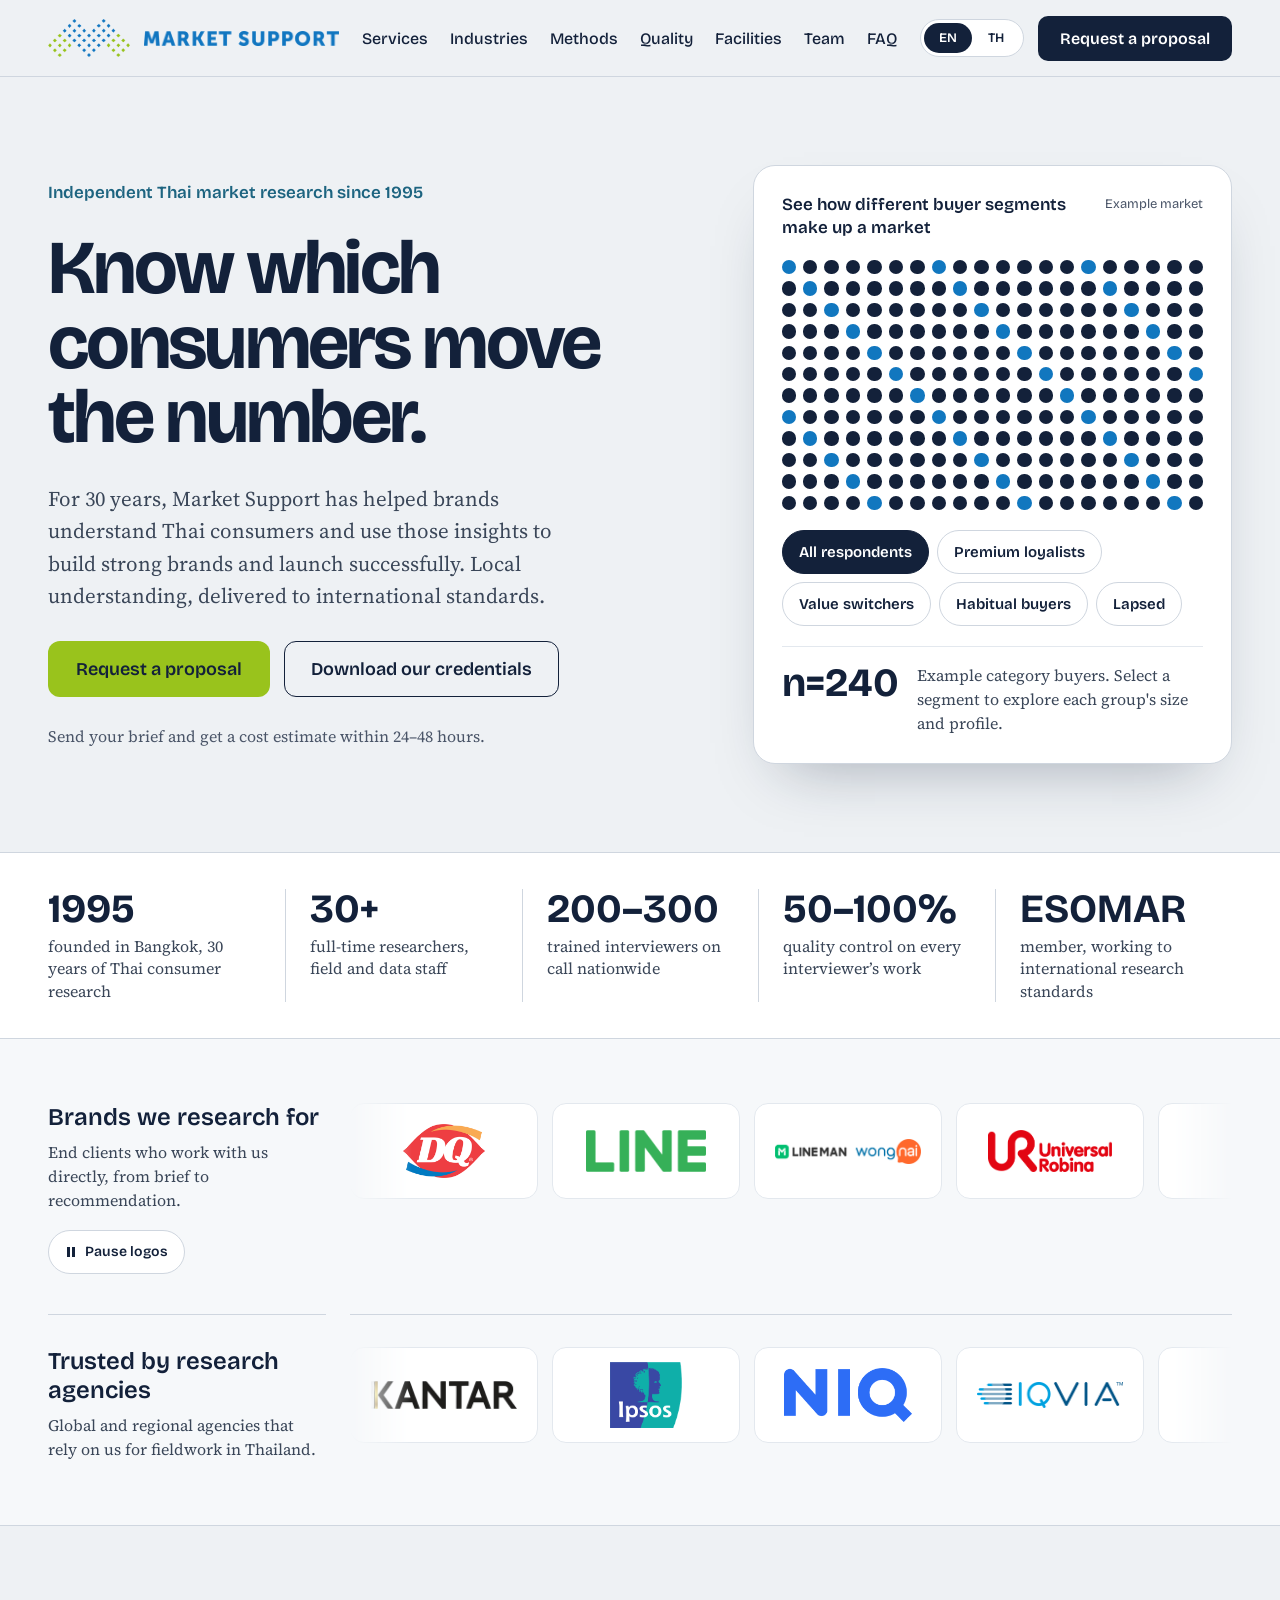
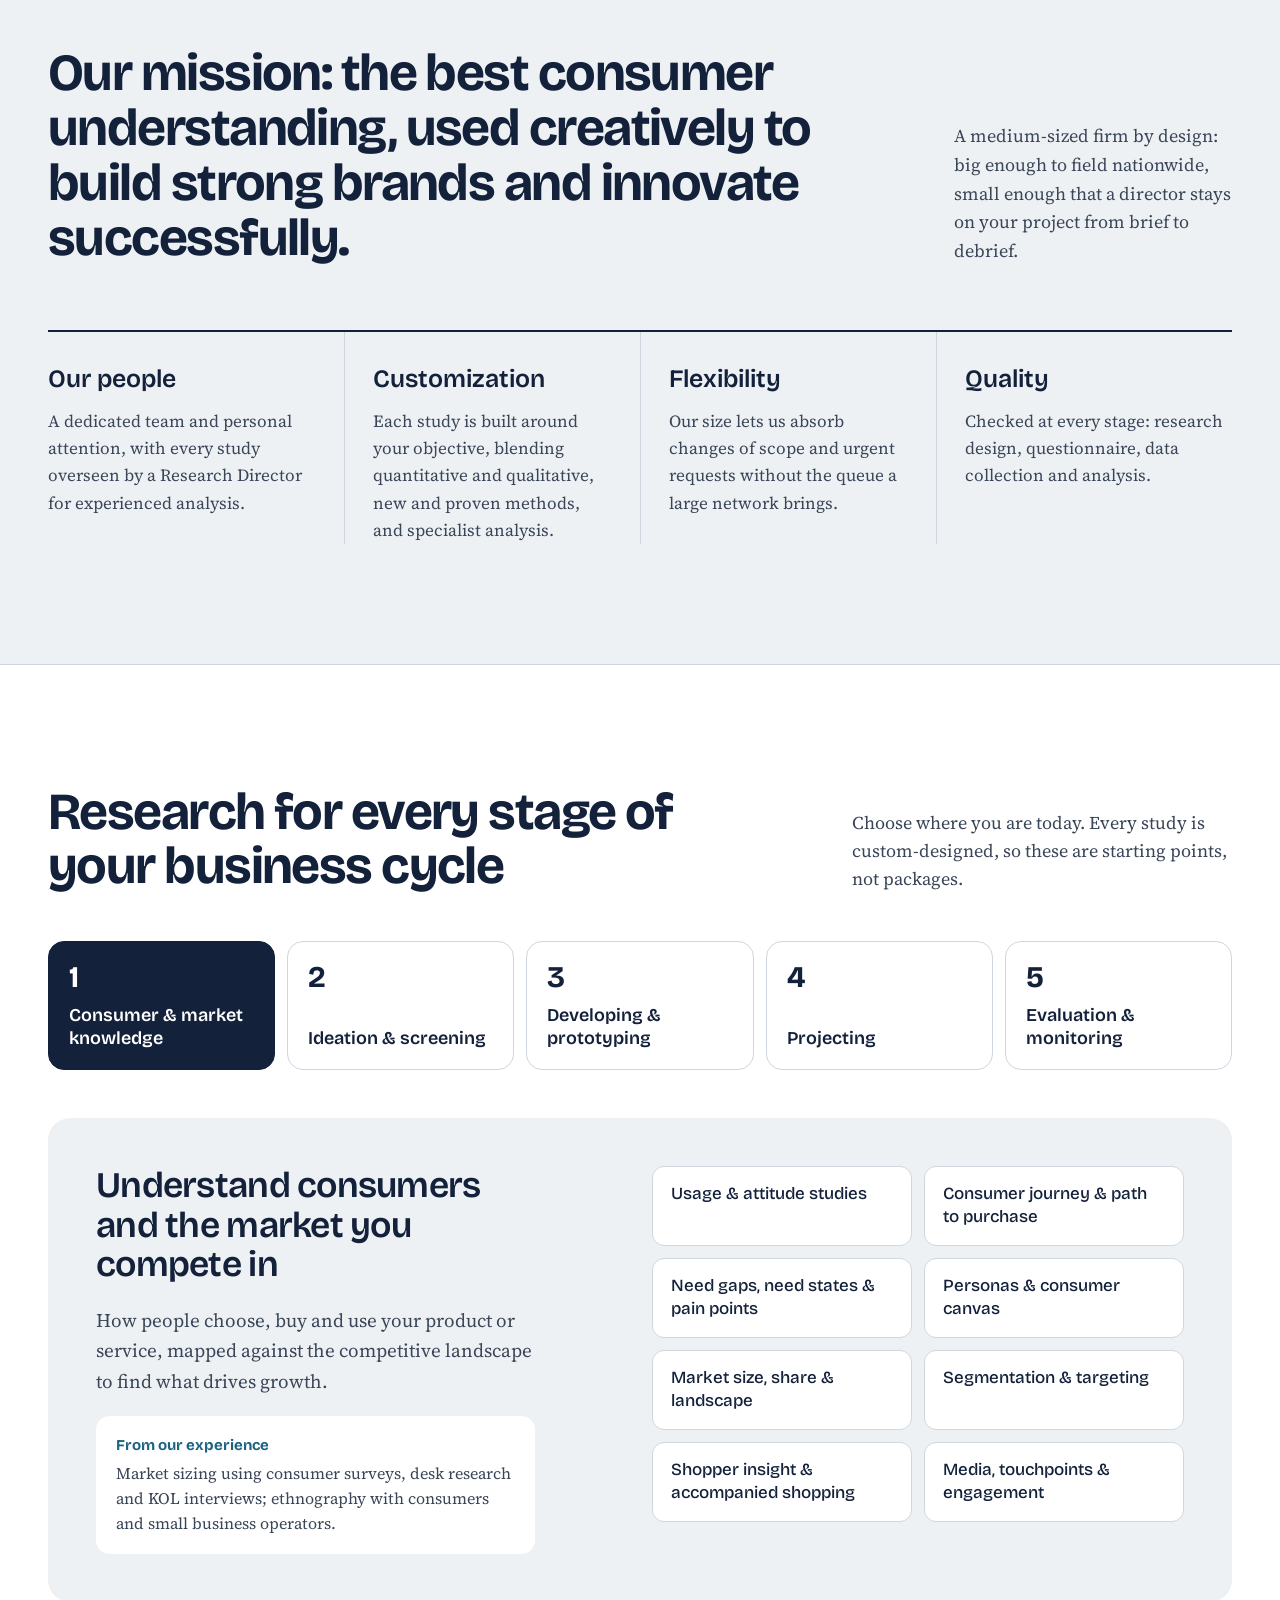
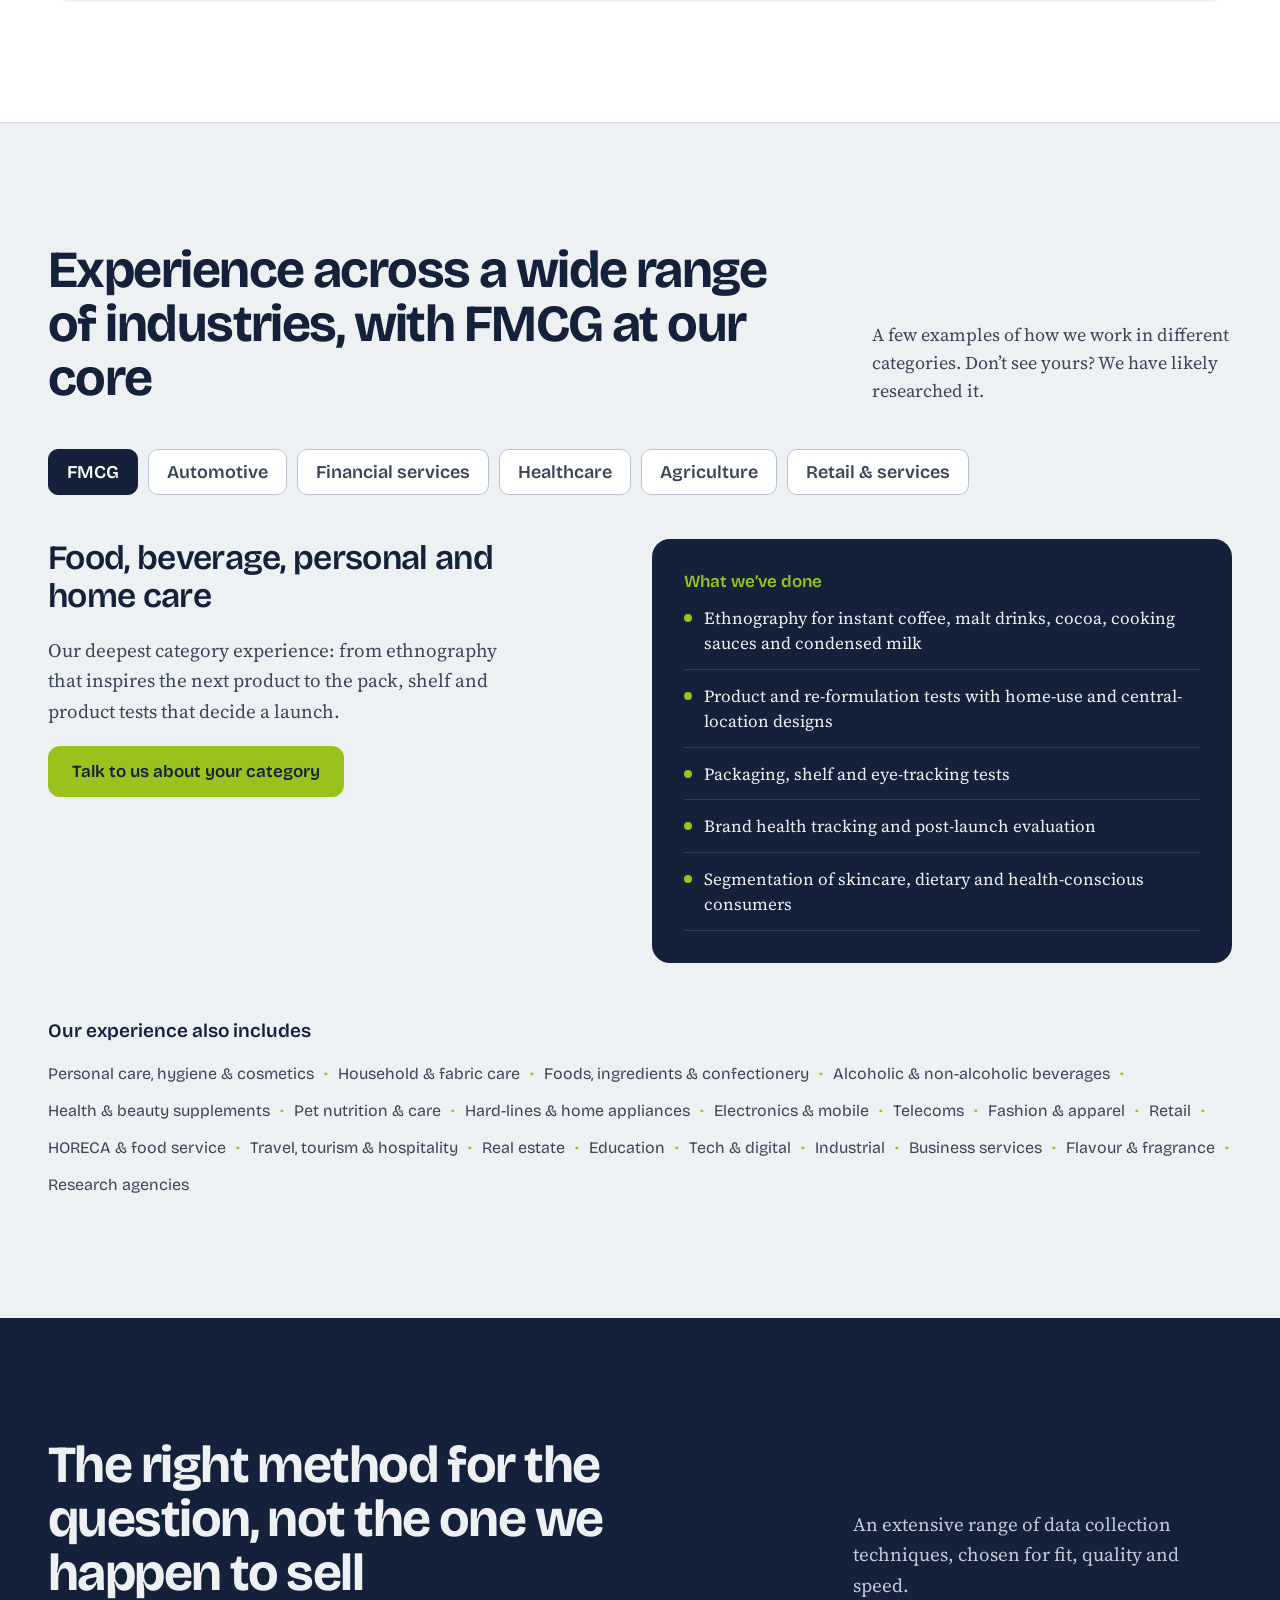
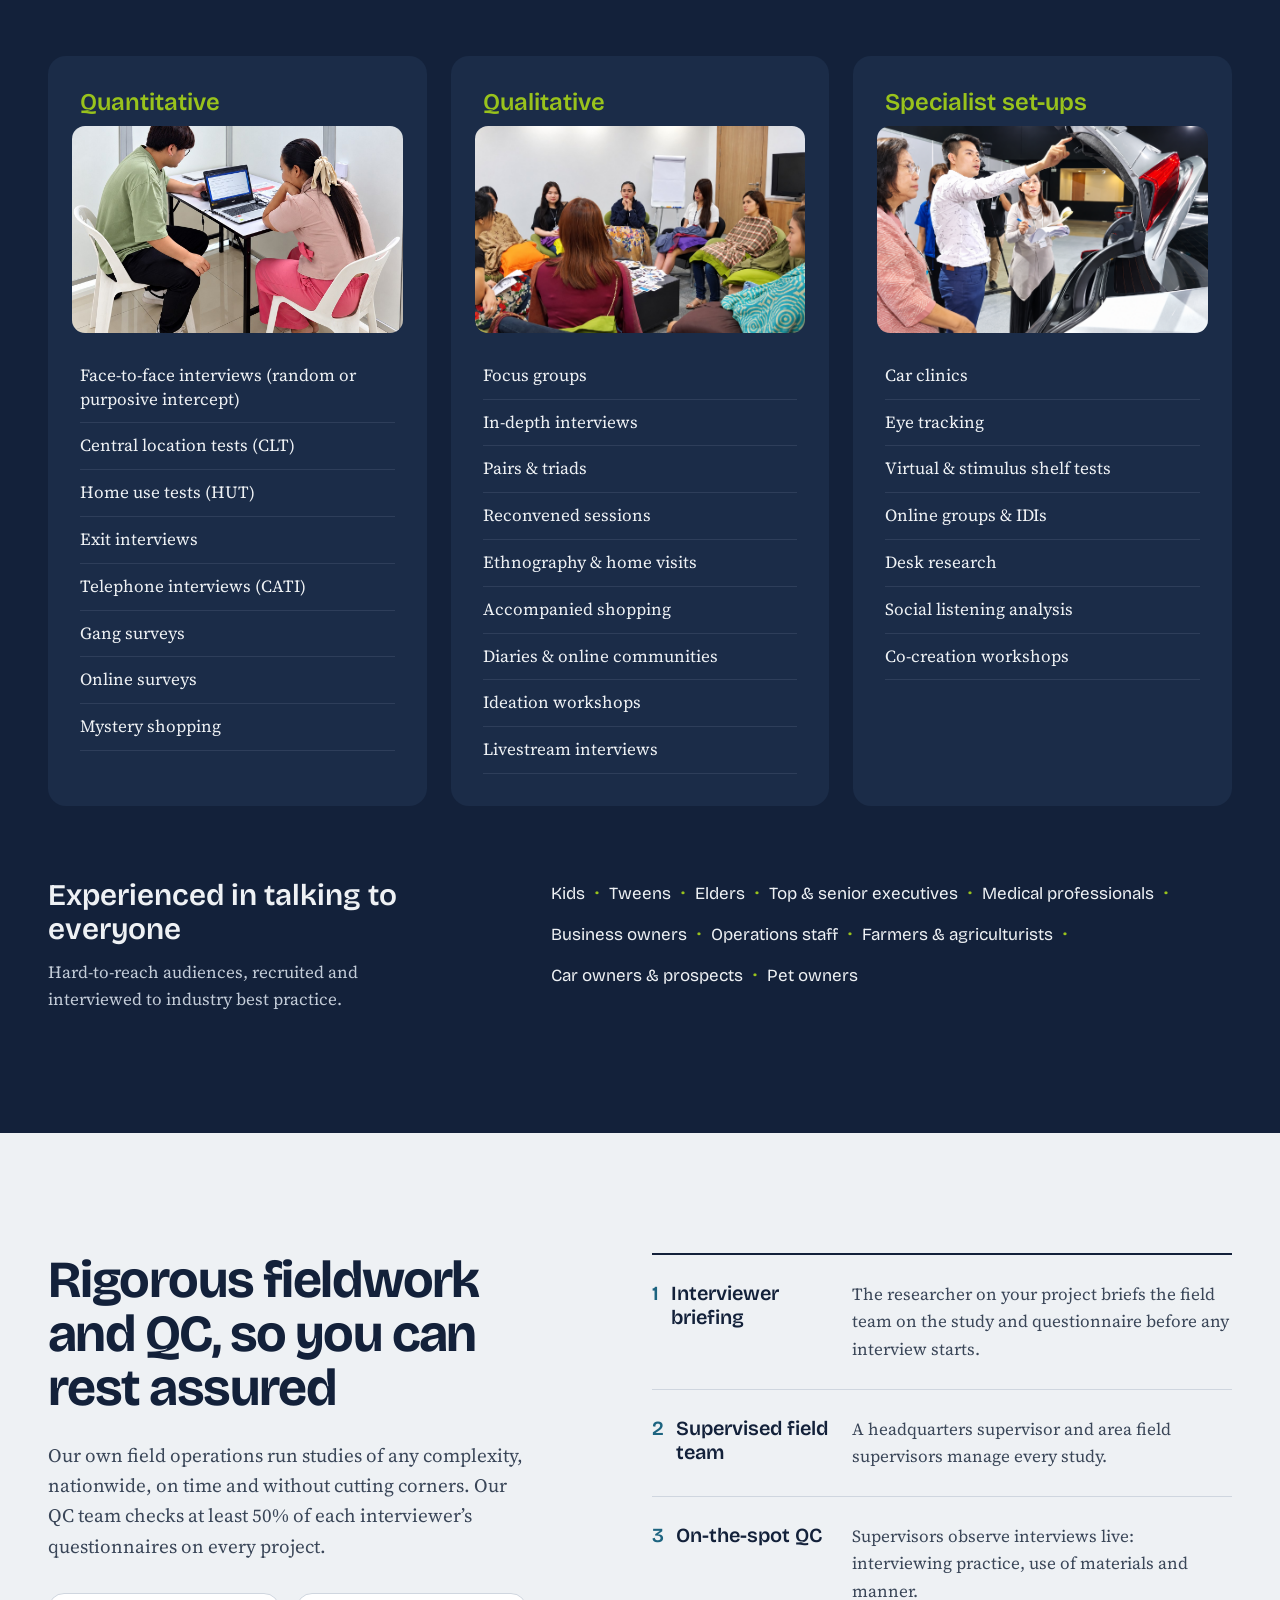
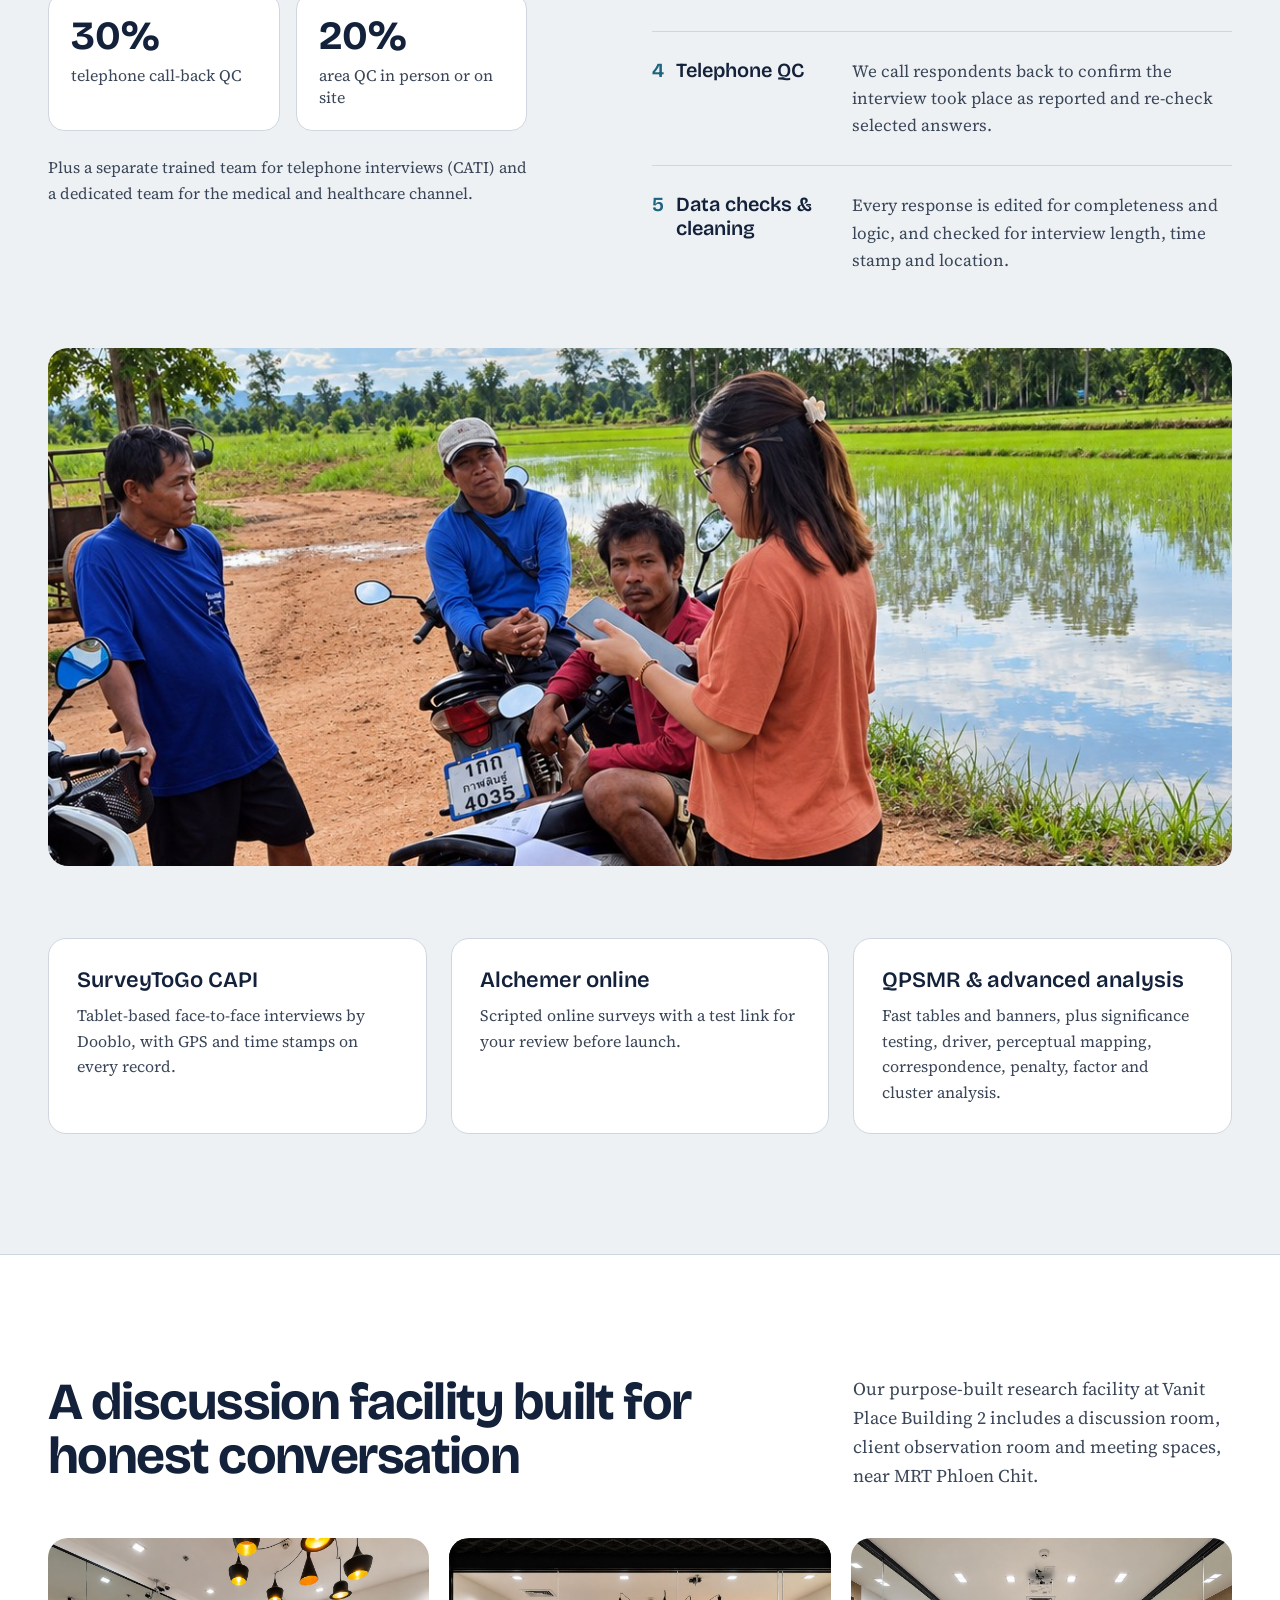
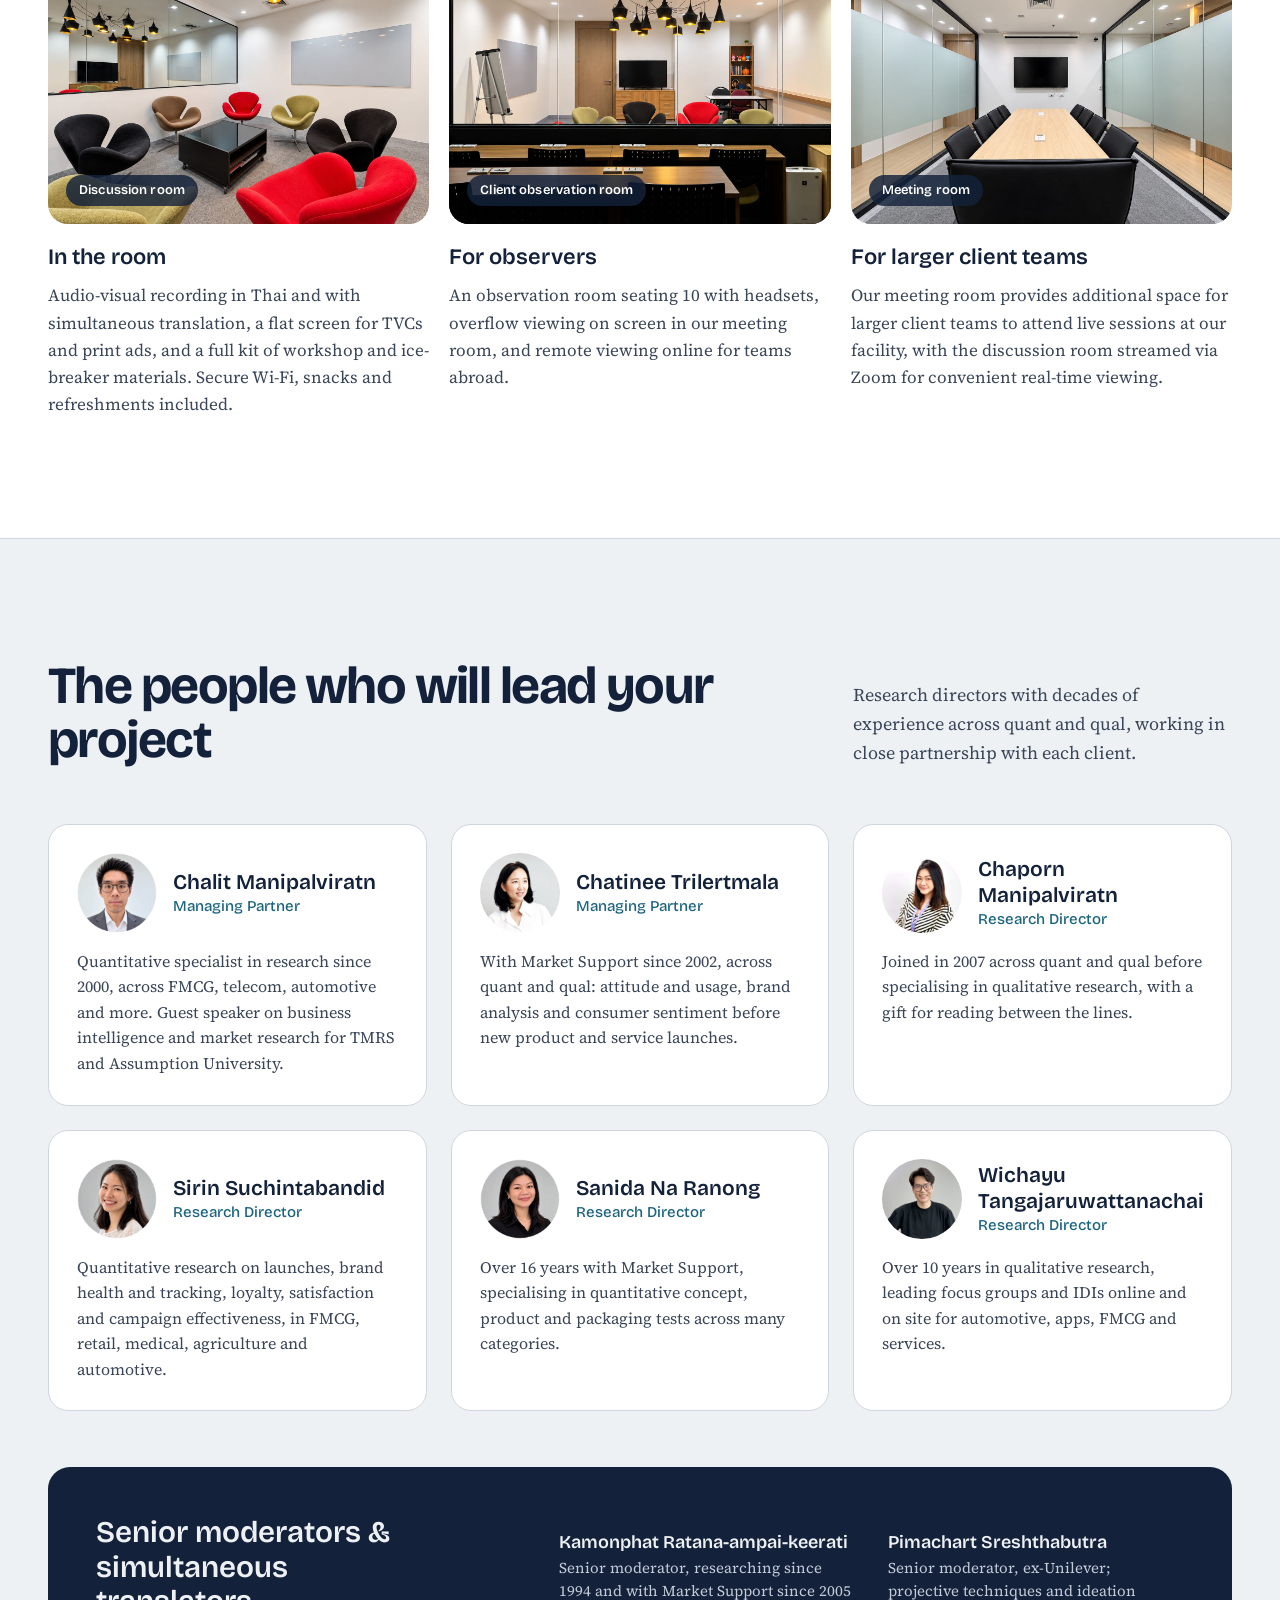
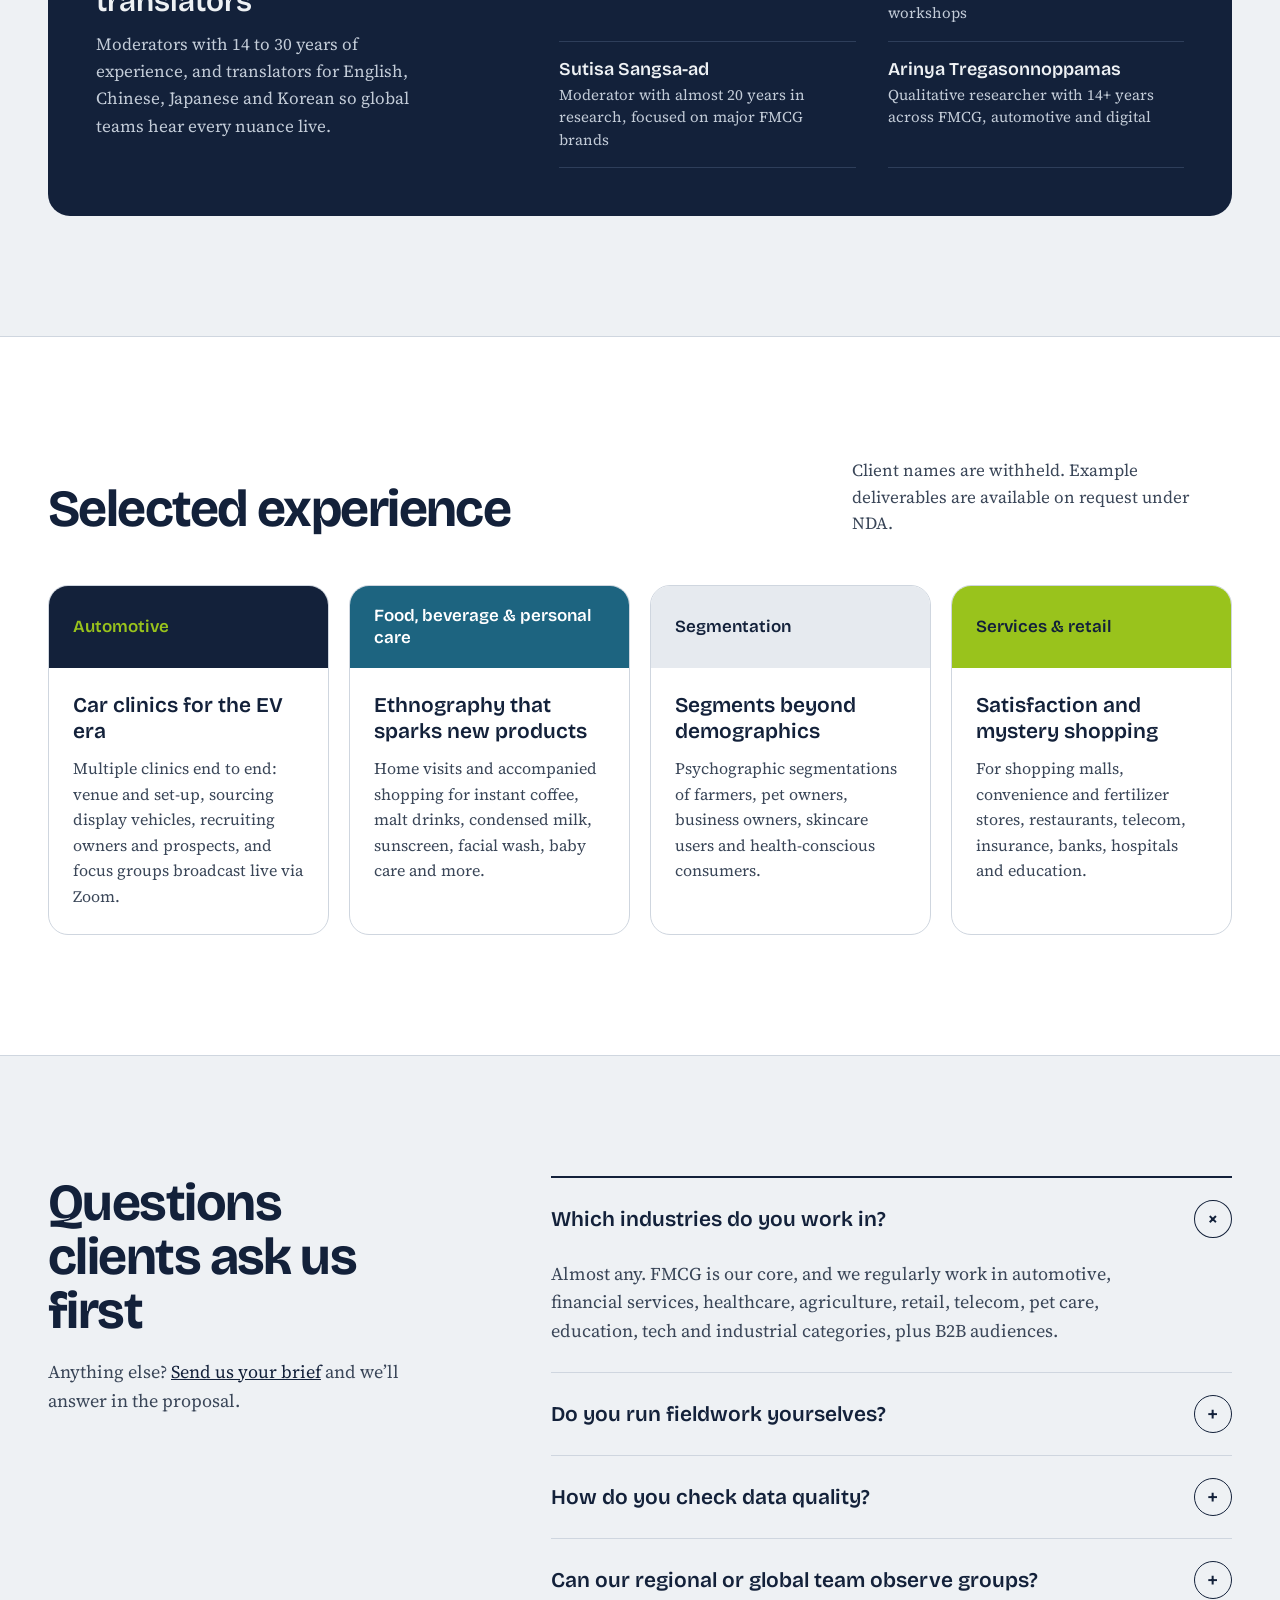
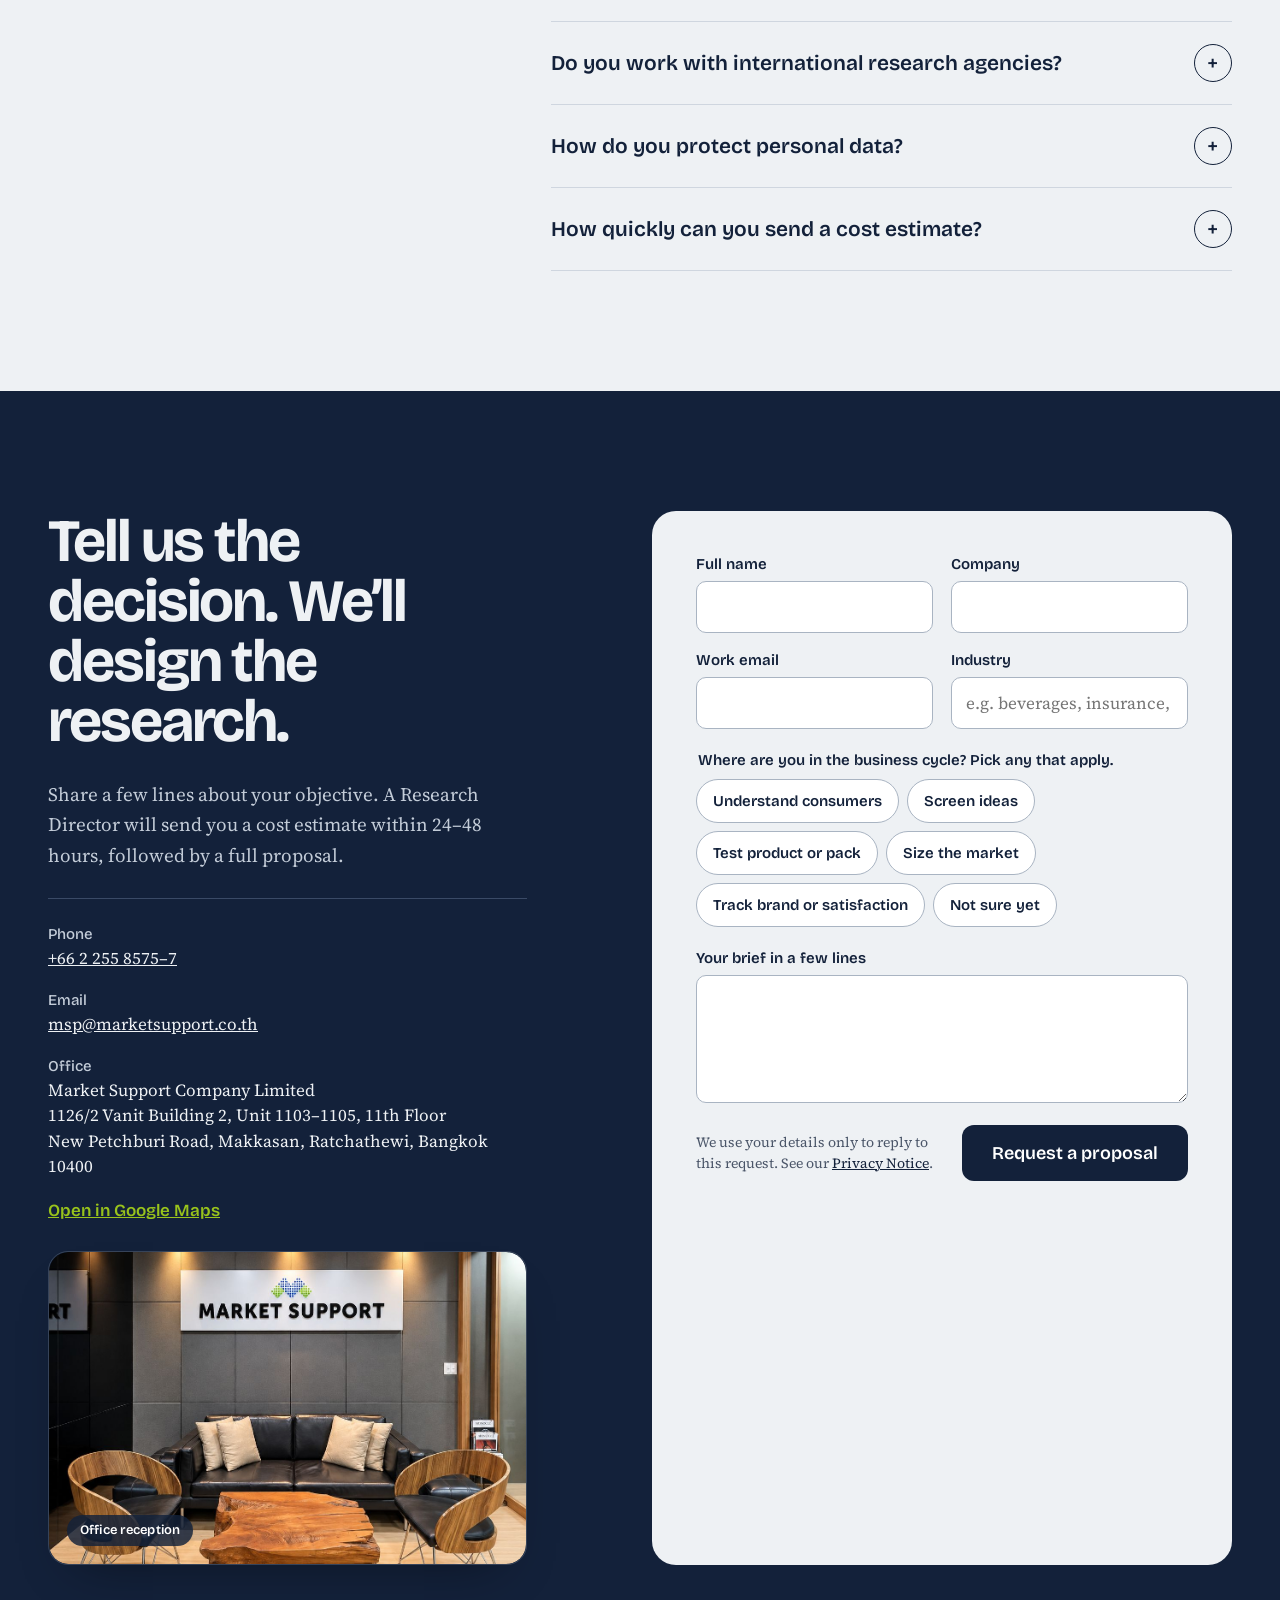
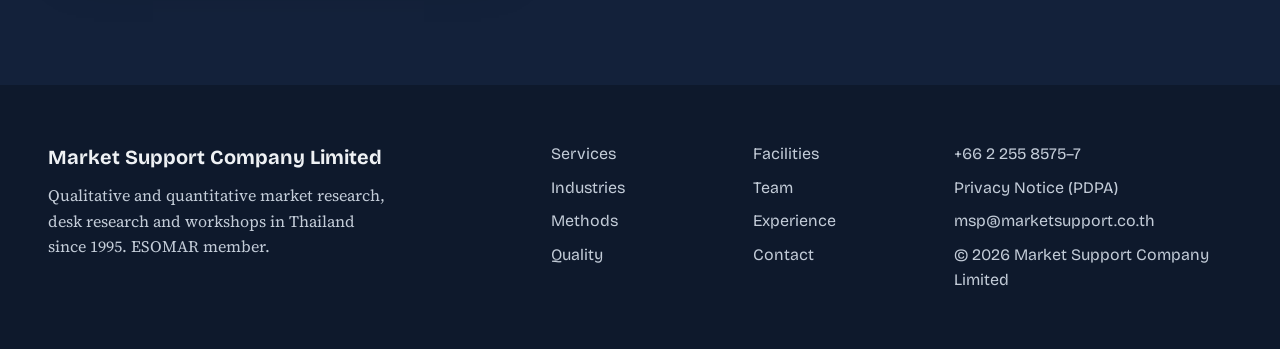
<file: index.html>
<!DOCTYPE html>

<html lang="en">
<head>
<meta charset="utf-8"/>
<meta content="width=device-width, initial-scale=1" name="viewport"/>
<title>Market Support Co., Ltd. — Market research in Thailand since 1995</title>
<meta content="Market Support is an independent Thai market research company in Bangkok since 1995. Quantitative and qualitative research, nationwide fieldwork and focus group facilities." name="description"/>
<link href="https://u3621195.github.io/" rel="canonical"/>
<link href="https://u3621195.github.io/" hreflang="en" rel="alternate"/>
<link href="https://u3621195.github.io/th/" hreflang="th" rel="alternate"/>
<link href="https://u3621195.github.io/" hreflang="x-default" rel="alternate"/>
<meta content="website" property="og:type"/>
<meta content="Market Support Co., Ltd. — Market research in Thailand since 1995" property="og:title"/>
<meta content="Market Support is an independent Thai market research company in Bangkok since 1995. Quantitative and qualitative research, nationwide fieldwork and focus group facilities." property="og:description"/>
<meta content="https://u3621195.github.io/" property="og:url"/>
<meta content="https://u3621195.github.io/assets/img/og-image.jpg" property="og:image"/>
<meta content="en_US" property="og:locale"/>
<meta content="#13213A" name="theme-color"/>
<meta content="noindex, nofollow" name="robots"/>
<link href="assets/img/favicon.png" rel="icon" type="image/png"/>
<link href="assets/img/apple-touch-icon.png" rel="apple-touch-icon"/>
<link as="font" crossorigin="" href="assets/fonts/bricolage-grotesque-latin-opsz-normal.woff2" rel="preload" type="font/woff2"/>
<link as="font" crossorigin="" href="assets/fonts/source-serif-4-latin-opsz-normal.woff2" rel="preload" type="font/woff2"/>
<link href="assets/css/fonts-en.css" rel="stylesheet"/>
<link href="assets/css/home.css" rel="stylesheet"/>
<link href="assets/css/site.css" rel="stylesheet"/>
</head>
<body>
<div id="app">
<div style="width: 100%; min-width: 1200px; background: #EEF1F4; font-family: 'Source Serif 4', Georgia, serif; color: #13213A">
<header style="position: sticky; top: 0; z-index: 20; background: rgba(238,241,244,0.95); border-bottom: 1px solid #CFD6DF">
<nav aria-label="Main" style="max-width: 1240px; margin: 0 auto; padding: 0 48px; height: 76px; display: flex; align-items: center; justify-content: space-between; gap: 28px; font-family: 'Bricolage Grotesque', sans-serif">
<a aria-label="Market Support, home" href="#top" style="display: flex; align-items: center; gap: 14px; text-decoration: none">
<img alt="" src="assets/img/logo-mark.png" style="height: 38px; width: auto; display: block"/>
<img alt="Market Support" src="assets/img/logo-wordmark.png" style="height: 15px; width: auto; display: block"/>
</a>
<div class="desktop-nav-links" style="display: flex; gap: 26px; font-size: 16px; font-weight: 500">
<a href="#services" style="text-decoration: none">Services</a>
<a href="#industries" style="text-decoration: none">Industries</a>
<a href="#methods" style="text-decoration: none">Methods</a>
<a href="#quality" style="text-decoration: none">Quality</a>
<a href="#facilities" style="text-decoration: none">Facilities</a>
<a href="#team" style="text-decoration: none">Team</a>
<a href="#faq" style="text-decoration: none">FAQ</a>
</div>
<div aria-label="Language / ภาษา" class="lang-toggle" role="group"><a aria-current="page" data-lang="en" href="index.html" hreflang="en" lang="en">EN</a><a data-lang="th" href="th/index.html" hreflang="th" lang="th">TH</a></div>
<a class="btn-primary" href="#contact" style="text-decoration: none; background: #13213A; color: #FFFFFF; font-size: 16px; font-weight: 600; padding: 13px 22px; border-radius: 10px">Request a proposal</a>
<details class="mobile-nav-menu">
<summary aria-label="Open navigation menu">☰</summary>
<div class="mobile-nav-panel">
<a href="#top">Home</a>
<a href="#services">Services</a>
<a href="#industries">Industries</a>
<a href="#methods">Methods</a>
<a href="#quality">Quality</a>
<a href="#facilities">Facilities</a>
<a href="#team">Team</a>
<a href="#faq">FAQ</a>
<a href="#contact">Contact</a>
</div>
</details>
</nav>
</header>
<section id="top" style="max-width: 1240px; margin: 0 auto; padding: 88px 48px 88px; display: grid; grid-template-columns: repeat(12, minmax(0, 1fr)); column-gap: 24px; align-items: center">
<div style="grid-column: span 6; display: flex; flex-direction: column; gap: 28px">
<p style="margin: 0; font-family: 'Bricolage Grotesque', sans-serif; font-size: 17px; font-weight: 600; color: #1D6480">Independent Thai market research since 1995</p>
<h1 class="hero-title" style="margin: 0; font-family: 'Bricolage Grotesque', sans-serif; line-height: 0.98; letter-spacing: -0.035em; font-weight: 700">Know which consumers move the number.</h1>
<p style="margin: 0; font-size: 21px; line-height: 1.55; color: #3A4658; max-width: 540px">For 30 years, Market Support has helped brands understand Thai consumers and use those insights to build strong brands and launch successfully. Local understanding, delivered to international standards.</p>
<div style="display: flex; gap: 14px; flex-wrap: wrap; font-family: 'Bricolage Grotesque', sans-serif">
<a class="btn-primary" href="#contact" style="text-decoration: none; background: #99C31C; color: #13213A; font-size: 18px; font-weight: 600; padding: 17px 28px; border-radius: 12px">Request a proposal</a>
<a class="btn-ghost" href="Market_Support_Credentials_2026.pdf" target="_blank" rel="noopener noreferrer" style="text-decoration: none; color: #13213A; font-size: 18px; font-weight: 600; padding: 16px 26px; border-radius: 12px; border: 1.5px solid #13213A">Download our credentials</a>
</div>
<p style="margin: 0; font-size: 16px; color: #4A5568">Send your brief and get a cost estimate within 24–48 hours.</p>
</div>
<div style="grid-column: 8 / span 5; background: #FFFFFF; border: 1px solid #CFD6DF; border-radius: 22px; padding: 28px; display: flex; flex-direction: column; gap: 20px; box-shadow: 0 30px 60px -30px rgba(19,33,58,0.35)">
<div style="display: grid; grid-template-columns: minmax(0, 1fr) auto; gap: 16px; align-items: start; font-family: 'Bricolage Grotesque', sans-serif">
<span style="font-size: 17px; font-weight: 600; line-height: 1.35">See how different buyer segments make up a market</span>
<span style="font-size: 13px; line-height: 1.35; color: #4A5568; white-space: nowrap; padding-top: 2px">Example market</span>
</div>
<div data-seg-dots="" style="display: grid; grid-template-columns: repeat(20, minmax(0, 1fr)); gap: 7px">
<span style="display:block; aspect-ratio:1/1; border-radius:50%; background:#1177BF; transition: background .35s ease 0ms"></span>
<span style="display:block; aspect-ratio:1/1; border-radius:50%; background:#13213A; transition: background .35s ease 12ms"></span>
<span style="display:block; aspect-ratio:1/1; border-radius:50%; background:#13213A; transition: background .35s ease 24ms"></span>
<span style="display:block; aspect-ratio:1/1; border-radius:50%; background:#13213A; transition: background .35s ease 36ms"></span>
<span style="display:block; aspect-ratio:1/1; border-radius:50%; background:#13213A; transition: background .35s ease 48ms"></span>
<span style="display:block; aspect-ratio:1/1; border-radius:50%; background:#13213A; transition: background .35s ease 60ms"></span>
<span style="display:block; aspect-ratio:1/1; border-radius:50%; background:#13213A; transition: background .35s ease 72ms"></span>
<span style="display:block; aspect-ratio:1/1; border-radius:50%; background:#1177BF; transition: background .35s ease 84ms"></span>
<span style="display:block; aspect-ratio:1/1; border-radius:50%; background:#13213A; transition: background .35s ease 96ms"></span>
<span style="display:block; aspect-ratio:1/1; border-radius:50%; background:#13213A; transition: background .35s ease 108ms"></span>
<span style="display:block; aspect-ratio:1/1; border-radius:50%; background:#13213A; transition: background .35s ease 120ms"></span>
<span style="display:block; aspect-ratio:1/1; border-radius:50%; background:#13213A; transition: background .35s ease 132ms"></span>
<span style="display:block; aspect-ratio:1/1; border-radius:50%; background:#13213A; transition: background .35s ease 144ms"></span>
<span style="display:block; aspect-ratio:1/1; border-radius:50%; background:#13213A; transition: background .35s ease 156ms"></span>
<span style="display:block; aspect-ratio:1/1; border-radius:50%; background:#1177BF; transition: background .35s ease 168ms"></span>
<span style="display:block; aspect-ratio:1/1; border-radius:50%; background:#13213A; transition: background .35s ease 180ms"></span>
<span style="display:block; aspect-ratio:1/1; border-radius:50%; background:#13213A; transition: background .35s ease 192ms"></span>
<span style="display:block; aspect-ratio:1/1; border-radius:50%; background:#13213A; transition: background .35s ease 204ms"></span>
<span style="display:block; aspect-ratio:1/1; border-radius:50%; background:#13213A; transition: background .35s ease 216ms"></span>
<span style="display:block; aspect-ratio:1/1; border-radius:50%; background:#13213A; transition: background .35s ease 228ms"></span>
<span style="display:block; aspect-ratio:1/1; border-radius:50%; background:#13213A; transition: background .35s ease 0ms"></span>
<span style="display:block; aspect-ratio:1/1; border-radius:50%; background:#1177BF; transition: background .35s ease 12ms"></span>
<span style="display:block; aspect-ratio:1/1; border-radius:50%; background:#13213A; transition: background .35s ease 24ms"></span>
<span style="display:block; aspect-ratio:1/1; border-radius:50%; background:#13213A; transition: background .35s ease 36ms"></span>
<span style="display:block; aspect-ratio:1/1; border-radius:50%; background:#13213A; transition: background .35s ease 48ms"></span>
<span style="display:block; aspect-ratio:1/1; border-radius:50%; background:#13213A; transition: background .35s ease 60ms"></span>
<span style="display:block; aspect-ratio:1/1; border-radius:50%; background:#13213A; transition: background .35s ease 72ms"></span>
<span style="display:block; aspect-ratio:1/1; border-radius:50%; background:#13213A; transition: background .35s ease 84ms"></span>
<span style="display:block; aspect-ratio:1/1; border-radius:50%; background:#1177BF; transition: background .35s ease 96ms"></span>
<span style="display:block; aspect-ratio:1/1; border-radius:50%; background:#13213A; transition: background .35s ease 108ms"></span>
<span style="display:block; aspect-ratio:1/1; border-radius:50%; background:#13213A; transition: background .35s ease 120ms"></span>
<span style="display:block; aspect-ratio:1/1; border-radius:50%; background:#13213A; transition: background .35s ease 132ms"></span>
<span style="display:block; aspect-ratio:1/1; border-radius:50%; background:#13213A; transition: background .35s ease 144ms"></span>
<span style="display:block; aspect-ratio:1/1; border-radius:50%; background:#13213A; transition: background .35s ease 156ms"></span>
<span style="display:block; aspect-ratio:1/1; border-radius:50%; background:#13213A; transition: background .35s ease 168ms"></span>
<span style="display:block; aspect-ratio:1/1; border-radius:50%; background:#1177BF; transition: background .35s ease 180ms"></span>
<span style="display:block; aspect-ratio:1/1; border-radius:50%; background:#13213A; transition: background .35s ease 192ms"></span>
<span style="display:block; aspect-ratio:1/1; border-radius:50%; background:#13213A; transition: background .35s ease 204ms"></span>
<span style="display:block; aspect-ratio:1/1; border-radius:50%; background:#13213A; transition: background .35s ease 216ms"></span>
<span style="display:block; aspect-ratio:1/1; border-radius:50%; background:#13213A; transition: background .35s ease 228ms"></span>
<span style="display:block; aspect-ratio:1/1; border-radius:50%; background:#13213A; transition: background .35s ease 0ms"></span>
<span style="display:block; aspect-ratio:1/1; border-radius:50%; background:#13213A; transition: background .35s ease 12ms"></span>
<span style="display:block; aspect-ratio:1/1; border-radius:50%; background:#1177BF; transition: background .35s ease 24ms"></span>
<span style="display:block; aspect-ratio:1/1; border-radius:50%; background:#13213A; transition: background .35s ease 36ms"></span>
<span style="display:block; aspect-ratio:1/1; border-radius:50%; background:#13213A; transition: background .35s ease 48ms"></span>
<span style="display:block; aspect-ratio:1/1; border-radius:50%; background:#13213A; transition: background .35s ease 60ms"></span>
<span style="display:block; aspect-ratio:1/1; border-radius:50%; background:#13213A; transition: background .35s ease 72ms"></span>
<span style="display:block; aspect-ratio:1/1; border-radius:50%; background:#13213A; transition: background .35s ease 84ms"></span>
<span style="display:block; aspect-ratio:1/1; border-radius:50%; background:#13213A; transition: background .35s ease 96ms"></span>
<span style="display:block; aspect-ratio:1/1; border-radius:50%; background:#1177BF; transition: background .35s ease 108ms"></span>
<span style="display:block; aspect-ratio:1/1; border-radius:50%; background:#13213A; transition: background .35s ease 120ms"></span>
<span style="display:block; aspect-ratio:1/1; border-radius:50%; background:#13213A; transition: background .35s ease 132ms"></span>
<span style="display:block; aspect-ratio:1/1; border-radius:50%; background:#13213A; transition: background .35s ease 144ms"></span>
<span style="display:block; aspect-ratio:1/1; border-radius:50%; background:#13213A; transition: background .35s ease 156ms"></span>
<span style="display:block; aspect-ratio:1/1; border-radius:50%; background:#13213A; transition: background .35s ease 168ms"></span>
<span style="display:block; aspect-ratio:1/1; border-radius:50%; background:#13213A; transition: background .35s ease 180ms"></span>
<span style="display:block; aspect-ratio:1/1; border-radius:50%; background:#1177BF; transition: background .35s ease 192ms"></span>
<span style="display:block; aspect-ratio:1/1; border-radius:50%; background:#13213A; transition: background .35s ease 204ms"></span>
<span style="display:block; aspect-ratio:1/1; border-radius:50%; background:#13213A; transition: background .35s ease 216ms"></span>
<span style="display:block; aspect-ratio:1/1; border-radius:50%; background:#13213A; transition: background .35s ease 228ms"></span>
<span style="display:block; aspect-ratio:1/1; border-radius:50%; background:#13213A; transition: background .35s ease 0ms"></span>
<span style="display:block; aspect-ratio:1/1; border-radius:50%; background:#13213A; transition: background .35s ease 12ms"></span>
<span style="display:block; aspect-ratio:1/1; border-radius:50%; background:#13213A; transition: background .35s ease 24ms"></span>
<span style="display:block; aspect-ratio:1/1; border-radius:50%; background:#1177BF; transition: background .35s ease 36ms"></span>
<span style="display:block; aspect-ratio:1/1; border-radius:50%; background:#13213A; transition: background .35s ease 48ms"></span>
<span style="display:block; aspect-ratio:1/1; border-radius:50%; background:#13213A; transition: background .35s ease 60ms"></span>
<span style="display:block; aspect-ratio:1/1; border-radius:50%; background:#13213A; transition: background .35s ease 72ms"></span>
<span style="display:block; aspect-ratio:1/1; border-radius:50%; background:#13213A; transition: background .35s ease 84ms"></span>
<span style="display:block; aspect-ratio:1/1; border-radius:50%; background:#13213A; transition: background .35s ease 96ms"></span>
<span style="display:block; aspect-ratio:1/1; border-radius:50%; background:#13213A; transition: background .35s ease 108ms"></span>
<span style="display:block; aspect-ratio:1/1; border-radius:50%; background:#1177BF; transition: background .35s ease 120ms"></span>
<span style="display:block; aspect-ratio:1/1; border-radius:50%; background:#13213A; transition: background .35s ease 132ms"></span>
<span style="display:block; aspect-ratio:1/1; border-radius:50%; background:#13213A; transition: background .35s ease 144ms"></span>
<span style="display:block; aspect-ratio:1/1; border-radius:50%; background:#13213A; transition: background .35s ease 156ms"></span>
<span style="display:block; aspect-ratio:1/1; border-radius:50%; background:#13213A; transition: background .35s ease 168ms"></span>
<span style="display:block; aspect-ratio:1/1; border-radius:50%; background:#13213A; transition: background .35s ease 180ms"></span>
<span style="display:block; aspect-ratio:1/1; border-radius:50%; background:#13213A; transition: background .35s ease 192ms"></span>
<span style="display:block; aspect-ratio:1/1; border-radius:50%; background:#1177BF; transition: background .35s ease 204ms"></span>
<span style="display:block; aspect-ratio:1/1; border-radius:50%; background:#13213A; transition: background .35s ease 216ms"></span>
<span style="display:block; aspect-ratio:1/1; border-radius:50%; background:#13213A; transition: background .35s ease 228ms"></span>
<span style="display:block; aspect-ratio:1/1; border-radius:50%; background:#13213A; transition: background .35s ease 0ms"></span>
<span style="display:block; aspect-ratio:1/1; border-radius:50%; background:#13213A; transition: background .35s ease 12ms"></span>
<span style="display:block; aspect-ratio:1/1; border-radius:50%; background:#13213A; transition: background .35s ease 24ms"></span>
<span style="display:block; aspect-ratio:1/1; border-radius:50%; background:#13213A; transition: background .35s ease 36ms"></span>
<span style="display:block; aspect-ratio:1/1; border-radius:50%; background:#1177BF; transition: background .35s ease 48ms"></span>
<span style="display:block; aspect-ratio:1/1; border-radius:50%; background:#13213A; transition: background .35s ease 60ms"></span>
<span style="display:block; aspect-ratio:1/1; border-radius:50%; background:#13213A; transition: background .35s ease 72ms"></span>
<span style="display:block; aspect-ratio:1/1; border-radius:50%; background:#13213A; transition: background .35s ease 84ms"></span>
<span style="display:block; aspect-ratio:1/1; border-radius:50%; background:#13213A; transition: background .35s ease 96ms"></span>
<span style="display:block; aspect-ratio:1/1; border-radius:50%; background:#13213A; transition: background .35s ease 108ms"></span>
<span style="display:block; aspect-ratio:1/1; border-radius:50%; background:#13213A; transition: background .35s ease 120ms"></span>
<span style="display:block; aspect-ratio:1/1; border-radius:50%; background:#1177BF; transition: background .35s ease 132ms"></span>
<span style="display:block; aspect-ratio:1/1; border-radius:50%; background:#13213A; transition: background .35s ease 144ms"></span>
<span style="display:block; aspect-ratio:1/1; border-radius:50%; background:#13213A; transition: background .35s ease 156ms"></span>
<span style="display:block; aspect-ratio:1/1; border-radius:50%; background:#13213A; transition: background .35s ease 168ms"></span>
<span style="display:block; aspect-ratio:1/1; border-radius:50%; background:#13213A; transition: background .35s ease 180ms"></span>
<span style="display:block; aspect-ratio:1/1; border-radius:50%; background:#13213A; transition: background .35s ease 192ms"></span>
<span style="display:block; aspect-ratio:1/1; border-radius:50%; background:#13213A; transition: background .35s ease 204ms"></span>
<span style="display:block; aspect-ratio:1/1; border-radius:50%; background:#1177BF; transition: background .35s ease 216ms"></span>
<span style="display:block; aspect-ratio:1/1; border-radius:50%; background:#13213A; transition: background .35s ease 228ms"></span>
<span style="display:block; aspect-ratio:1/1; border-radius:50%; background:#13213A; transition: background .35s ease 0ms"></span>
<span style="display:block; aspect-ratio:1/1; border-radius:50%; background:#13213A; transition: background .35s ease 12ms"></span>
<span style="display:block; aspect-ratio:1/1; border-radius:50%; background:#13213A; transition: background .35s ease 24ms"></span>
<span style="display:block; aspect-ratio:1/1; border-radius:50%; background:#13213A; transition: background .35s ease 36ms"></span>
<span style="display:block; aspect-ratio:1/1; border-radius:50%; background:#13213A; transition: background .35s ease 48ms"></span>
<span style="display:block; aspect-ratio:1/1; border-radius:50%; background:#1177BF; transition: background .35s ease 60ms"></span>
<span style="display:block; aspect-ratio:1/1; border-radius:50%; background:#13213A; transition: background .35s ease 72ms"></span>
<span style="display:block; aspect-ratio:1/1; border-radius:50%; background:#13213A; transition: background .35s ease 84ms"></span>
<span style="display:block; aspect-ratio:1/1; border-radius:50%; background:#13213A; transition: background .35s ease 96ms"></span>
<span style="display:block; aspect-ratio:1/1; border-radius:50%; background:#13213A; transition: background .35s ease 108ms"></span>
<span style="display:block; aspect-ratio:1/1; border-radius:50%; background:#13213A; transition: background .35s ease 120ms"></span>
<span style="display:block; aspect-ratio:1/1; border-radius:50%; background:#13213A; transition: background .35s ease 132ms"></span>
<span style="display:block; aspect-ratio:1/1; border-radius:50%; background:#1177BF; transition: background .35s ease 144ms"></span>
<span style="display:block; aspect-ratio:1/1; border-radius:50%; background:#13213A; transition: background .35s ease 156ms"></span>
<span style="display:block; aspect-ratio:1/1; border-radius:50%; background:#13213A; transition: background .35s ease 168ms"></span>
<span style="display:block; aspect-ratio:1/1; border-radius:50%; background:#13213A; transition: background .35s ease 180ms"></span>
<span style="display:block; aspect-ratio:1/1; border-radius:50%; background:#13213A; transition: background .35s ease 192ms"></span>
<span style="display:block; aspect-ratio:1/1; border-radius:50%; background:#13213A; transition: background .35s ease 204ms"></span>
<span style="display:block; aspect-ratio:1/1; border-radius:50%; background:#13213A; transition: background .35s ease 216ms"></span>
<span style="display:block; aspect-ratio:1/1; border-radius:50%; background:#1177BF; transition: background .35s ease 228ms"></span>
<span style="display:block; aspect-ratio:1/1; border-radius:50%; background:#13213A; transition: background .35s ease 0ms"></span>
<span style="display:block; aspect-ratio:1/1; border-radius:50%; background:#13213A; transition: background .35s ease 12ms"></span>
<span style="display:block; aspect-ratio:1/1; border-radius:50%; background:#13213A; transition: background .35s ease 24ms"></span>
<span style="display:block; aspect-ratio:1/1; border-radius:50%; background:#13213A; transition: background .35s ease 36ms"></span>
<span style="display:block; aspect-ratio:1/1; border-radius:50%; background:#13213A; transition: background .35s ease 48ms"></span>
<span style="display:block; aspect-ratio:1/1; border-radius:50%; background:#13213A; transition: background .35s ease 60ms"></span>
<span style="display:block; aspect-ratio:1/1; border-radius:50%; background:#1177BF; transition: background .35s ease 72ms"></span>
<span style="display:block; aspect-ratio:1/1; border-radius:50%; background:#13213A; transition: background .35s ease 84ms"></span>
<span style="display:block; aspect-ratio:1/1; border-radius:50%; background:#13213A; transition: background .35s ease 96ms"></span>
<span style="display:block; aspect-ratio:1/1; border-radius:50%; background:#13213A; transition: background .35s ease 108ms"></span>
<span style="display:block; aspect-ratio:1/1; border-radius:50%; background:#13213A; transition: background .35s ease 120ms"></span>
<span style="display:block; aspect-ratio:1/1; border-radius:50%; background:#13213A; transition: background .35s ease 132ms"></span>
<span style="display:block; aspect-ratio:1/1; border-radius:50%; background:#13213A; transition: background .35s ease 144ms"></span>
<span style="display:block; aspect-ratio:1/1; border-radius:50%; background:#1177BF; transition: background .35s ease 156ms"></span>
<span style="display:block; aspect-ratio:1/1; border-radius:50%; background:#13213A; transition: background .35s ease 168ms"></span>
<span style="display:block; aspect-ratio:1/1; border-radius:50%; background:#13213A; transition: background .35s ease 180ms"></span>
<span style="display:block; aspect-ratio:1/1; border-radius:50%; background:#13213A; transition: background .35s ease 192ms"></span>
<span style="display:block; aspect-ratio:1/1; border-radius:50%; background:#13213A; transition: background .35s ease 204ms"></span>
<span style="display:block; aspect-ratio:1/1; border-radius:50%; background:#13213A; transition: background .35s ease 216ms"></span>
<span style="display:block; aspect-ratio:1/1; border-radius:50%; background:#13213A; transition: background .35s ease 228ms"></span>
<span style="display:block; aspect-ratio:1/1; border-radius:50%; background:#1177BF; transition: background .35s ease 0ms"></span>
<span style="display:block; aspect-ratio:1/1; border-radius:50%; background:#13213A; transition: background .35s ease 12ms"></span>
<span style="display:block; aspect-ratio:1/1; border-radius:50%; background:#13213A; transition: background .35s ease 24ms"></span>
<span style="display:block; aspect-ratio:1/1; border-radius:50%; background:#13213A; transition: background .35s ease 36ms"></span>
<span style="display:block; aspect-ratio:1/1; border-radius:50%; background:#13213A; transition: background .35s ease 48ms"></span>
<span style="display:block; aspect-ratio:1/1; border-radius:50%; background:#13213A; transition: background .35s ease 60ms"></span>
<span style="display:block; aspect-ratio:1/1; border-radius:50%; background:#13213A; transition: background .35s ease 72ms"></span>
<span style="display:block; aspect-ratio:1/1; border-radius:50%; background:#1177BF; transition: background .35s ease 84ms"></span>
<span style="display:block; aspect-ratio:1/1; border-radius:50%; background:#13213A; transition: background .35s ease 96ms"></span>
<span style="display:block; aspect-ratio:1/1; border-radius:50%; background:#13213A; transition: background .35s ease 108ms"></span>
<span style="display:block; aspect-ratio:1/1; border-radius:50%; background:#13213A; transition: background .35s ease 120ms"></span>
<span style="display:block; aspect-ratio:1/1; border-radius:50%; background:#13213A; transition: background .35s ease 132ms"></span>
<span style="display:block; aspect-ratio:1/1; border-radius:50%; background:#13213A; transition: background .35s ease 144ms"></span>
<span style="display:block; aspect-ratio:1/1; border-radius:50%; background:#13213A; transition: background .35s ease 156ms"></span>
<span style="display:block; aspect-ratio:1/1; border-radius:50%; background:#1177BF; transition: background .35s ease 168ms"></span>
<span style="display:block; aspect-ratio:1/1; border-radius:50%; background:#13213A; transition: background .35s ease 180ms"></span>
<span style="display:block; aspect-ratio:1/1; border-radius:50%; background:#13213A; transition: background .35s ease 192ms"></span>
<span style="display:block; aspect-ratio:1/1; border-radius:50%; background:#13213A; transition: background .35s ease 204ms"></span>
<span style="display:block; aspect-ratio:1/1; border-radius:50%; background:#13213A; transition: background .35s ease 216ms"></span>
<span style="display:block; aspect-ratio:1/1; border-radius:50%; background:#13213A; transition: background .35s ease 228ms"></span>
<span style="display:block; aspect-ratio:1/1; border-radius:50%; background:#13213A; transition: background .35s ease 0ms"></span>
<span style="display:block; aspect-ratio:1/1; border-radius:50%; background:#1177BF; transition: background .35s ease 12ms"></span>
<span style="display:block; aspect-ratio:1/1; border-radius:50%; background:#13213A; transition: background .35s ease 24ms"></span>
<span style="display:block; aspect-ratio:1/1; border-radius:50%; background:#13213A; transition: background .35s ease 36ms"></span>
<span style="display:block; aspect-ratio:1/1; border-radius:50%; background:#13213A; transition: background .35s ease 48ms"></span>
<span style="display:block; aspect-ratio:1/1; border-radius:50%; background:#13213A; transition: background .35s ease 60ms"></span>
<span style="display:block; aspect-ratio:1/1; border-radius:50%; background:#13213A; transition: background .35s ease 72ms"></span>
<span style="display:block; aspect-ratio:1/1; border-radius:50%; background:#13213A; transition: background .35s ease 84ms"></span>
<span style="display:block; aspect-ratio:1/1; border-radius:50%; background:#1177BF; transition: background .35s ease 96ms"></span>
<span style="display:block; aspect-ratio:1/1; border-radius:50%; background:#13213A; transition: background .35s ease 108ms"></span>
<span style="display:block; aspect-ratio:1/1; border-radius:50%; background:#13213A; transition: background .35s ease 120ms"></span>
<span style="display:block; aspect-ratio:1/1; border-radius:50%; background:#13213A; transition: background .35s ease 132ms"></span>
<span style="display:block; aspect-ratio:1/1; border-radius:50%; background:#13213A; transition: background .35s ease 144ms"></span>
<span style="display:block; aspect-ratio:1/1; border-radius:50%; background:#13213A; transition: background .35s ease 156ms"></span>
<span style="display:block; aspect-ratio:1/1; border-radius:50%; background:#13213A; transition: background .35s ease 168ms"></span>
<span style="display:block; aspect-ratio:1/1; border-radius:50%; background:#1177BF; transition: background .35s ease 180ms"></span>
<span style="display:block; aspect-ratio:1/1; border-radius:50%; background:#13213A; transition: background .35s ease 192ms"></span>
<span style="display:block; aspect-ratio:1/1; border-radius:50%; background:#13213A; transition: background .35s ease 204ms"></span>
<span style="display:block; aspect-ratio:1/1; border-radius:50%; background:#13213A; transition: background .35s ease 216ms"></span>
<span style="display:block; aspect-ratio:1/1; border-radius:50%; background:#13213A; transition: background .35s ease 228ms"></span>
<span style="display:block; aspect-ratio:1/1; border-radius:50%; background:#13213A; transition: background .35s ease 0ms"></span>
<span style="display:block; aspect-ratio:1/1; border-radius:50%; background:#13213A; transition: background .35s ease 12ms"></span>
<span style="display:block; aspect-ratio:1/1; border-radius:50%; background:#1177BF; transition: background .35s ease 24ms"></span>
<span style="display:block; aspect-ratio:1/1; border-radius:50%; background:#13213A; transition: background .35s ease 36ms"></span>
<span style="display:block; aspect-ratio:1/1; border-radius:50%; background:#13213A; transition: background .35s ease 48ms"></span>
<span style="display:block; aspect-ratio:1/1; border-radius:50%; background:#13213A; transition: background .35s ease 60ms"></span>
<span style="display:block; aspect-ratio:1/1; border-radius:50%; background:#13213A; transition: background .35s ease 72ms"></span>
<span style="display:block; aspect-ratio:1/1; border-radius:50%; background:#13213A; transition: background .35s ease 84ms"></span>
<span style="display:block; aspect-ratio:1/1; border-radius:50%; background:#13213A; transition: background .35s ease 96ms"></span>
<span style="display:block; aspect-ratio:1/1; border-radius:50%; background:#1177BF; transition: background .35s ease 108ms"></span>
<span style="display:block; aspect-ratio:1/1; border-radius:50%; background:#13213A; transition: background .35s ease 120ms"></span>
<span style="display:block; aspect-ratio:1/1; border-radius:50%; background:#13213A; transition: background .35s ease 132ms"></span>
<span style="display:block; aspect-ratio:1/1; border-radius:50%; background:#13213A; transition: background .35s ease 144ms"></span>
<span style="display:block; aspect-ratio:1/1; border-radius:50%; background:#13213A; transition: background .35s ease 156ms"></span>
<span style="display:block; aspect-ratio:1/1; border-radius:50%; background:#13213A; transition: background .35s ease 168ms"></span>
<span style="display:block; aspect-ratio:1/1; border-radius:50%; background:#13213A; transition: background .35s ease 180ms"></span>
<span style="display:block; aspect-ratio:1/1; border-radius:50%; background:#1177BF; transition: background .35s ease 192ms"></span>
<span style="display:block; aspect-ratio:1/1; border-radius:50%; background:#13213A; transition: background .35s ease 204ms"></span>
<span style="display:block; aspect-ratio:1/1; border-radius:50%; background:#13213A; transition: background .35s ease 216ms"></span>
<span style="display:block; aspect-ratio:1/1; border-radius:50%; background:#13213A; transition: background .35s ease 228ms"></span>
<span style="display:block; aspect-ratio:1/1; border-radius:50%; background:#13213A; transition: background .35s ease 0ms"></span>
<span style="display:block; aspect-ratio:1/1; border-radius:50%; background:#13213A; transition: background .35s ease 12ms"></span>
<span style="display:block; aspect-ratio:1/1; border-radius:50%; background:#13213A; transition: background .35s ease 24ms"></span>
<span style="display:block; aspect-ratio:1/1; border-radius:50%; background:#1177BF; transition: background .35s ease 36ms"></span>
<span style="display:block; aspect-ratio:1/1; border-radius:50%; background:#13213A; transition: background .35s ease 48ms"></span>
<span style="display:block; aspect-ratio:1/1; border-radius:50%; background:#13213A; transition: background .35s ease 60ms"></span>
<span style="display:block; aspect-ratio:1/1; border-radius:50%; background:#13213A; transition: background .35s ease 72ms"></span>
<span style="display:block; aspect-ratio:1/1; border-radius:50%; background:#13213A; transition: background .35s ease 84ms"></span>
<span style="display:block; aspect-ratio:1/1; border-radius:50%; background:#13213A; transition: background .35s ease 96ms"></span>
<span style="display:block; aspect-ratio:1/1; border-radius:50%; background:#13213A; transition: background .35s ease 108ms"></span>
<span style="display:block; aspect-ratio:1/1; border-radius:50%; background:#1177BF; transition: background .35s ease 120ms"></span>
<span style="display:block; aspect-ratio:1/1; border-radius:50%; background:#13213A; transition: background .35s ease 132ms"></span>
<span style="display:block; aspect-ratio:1/1; border-radius:50%; background:#13213A; transition: background .35s ease 144ms"></span>
<span style="display:block; aspect-ratio:1/1; border-radius:50%; background:#13213A; transition: background .35s ease 156ms"></span>
<span style="display:block; aspect-ratio:1/1; border-radius:50%; background:#13213A; transition: background .35s ease 168ms"></span>
<span style="display:block; aspect-ratio:1/1; border-radius:50%; background:#13213A; transition: background .35s ease 180ms"></span>
<span style="display:block; aspect-ratio:1/1; border-radius:50%; background:#13213A; transition: background .35s ease 192ms"></span>
<span style="display:block; aspect-ratio:1/1; border-radius:50%; background:#1177BF; transition: background .35s ease 204ms"></span>
<span style="display:block; aspect-ratio:1/1; border-radius:50%; background:#13213A; transition: background .35s ease 216ms"></span>
<span style="display:block; aspect-ratio:1/1; border-radius:50%; background:#13213A; transition: background .35s ease 228ms"></span>
<span style="display:block; aspect-ratio:1/1; border-radius:50%; background:#13213A; transition: background .35s ease 0ms"></span>
<span style="display:block; aspect-ratio:1/1; border-radius:50%; background:#13213A; transition: background .35s ease 12ms"></span>
<span style="display:block; aspect-ratio:1/1; border-radius:50%; background:#13213A; transition: background .35s ease 24ms"></span>
<span style="display:block; aspect-ratio:1/1; border-radius:50%; background:#13213A; transition: background .35s ease 36ms"></span>
<span style="display:block; aspect-ratio:1/1; border-radius:50%; background:#1177BF; transition: background .35s ease 48ms"></span>
<span style="display:block; aspect-ratio:1/1; border-radius:50%; background:#13213A; transition: background .35s ease 60ms"></span>
<span style="display:block; aspect-ratio:1/1; border-radius:50%; background:#13213A; transition: background .35s ease 72ms"></span>
<span style="display:block; aspect-ratio:1/1; border-radius:50%; background:#13213A; transition: background .35s ease 84ms"></span>
<span style="display:block; aspect-ratio:1/1; border-radius:50%; background:#13213A; transition: background .35s ease 96ms"></span>
<span style="display:block; aspect-ratio:1/1; border-radius:50%; background:#13213A; transition: background .35s ease 108ms"></span>
<span style="display:block; aspect-ratio:1/1; border-radius:50%; background:#13213A; transition: background .35s ease 120ms"></span>
<span style="display:block; aspect-ratio:1/1; border-radius:50%; background:#1177BF; transition: background .35s ease 132ms"></span>
<span style="display:block; aspect-ratio:1/1; border-radius:50%; background:#13213A; transition: background .35s ease 144ms"></span>
<span style="display:block; aspect-ratio:1/1; border-radius:50%; background:#13213A; transition: background .35s ease 156ms"></span>
<span style="display:block; aspect-ratio:1/1; border-radius:50%; background:#13213A; transition: background .35s ease 168ms"></span>
<span style="display:block; aspect-ratio:1/1; border-radius:50%; background:#13213A; transition: background .35s ease 180ms"></span>
<span style="display:block; aspect-ratio:1/1; border-radius:50%; background:#13213A; transition: background .35s ease 192ms"></span>
<span style="display:block; aspect-ratio:1/1; border-radius:50%; background:#13213A; transition: background .35s ease 204ms"></span>
<span style="display:block; aspect-ratio:1/1; border-radius:50%; background:#1177BF; transition: background .35s ease 216ms"></span>
<span style="display:block; aspect-ratio:1/1; border-radius:50%; background:#13213A; transition: background .35s ease 228ms"></span>
</div>
<div aria-label="Choose a segment" role="group" style="display: flex; flex-wrap: wrap; gap: 8px; font-family: 'Bricolage Grotesque', sans-serif">
<button aria-pressed="true" data-seg="0" style="min-height:44px; padding:0 16px; border-radius:999px; font-family:inherit; font-size:15px; font-weight:600; cursor:pointer; border:1.5px solid #13213A; background:#13213A; color:#FFFFFF" type="button">All respondents</button>
<button aria-pressed="false" data-seg="1" style="min-height:44px; padding:0 16px; border-radius:999px; font-family:inherit; font-size:15px; font-weight:600; cursor:pointer; border:1.5px solid #CFD6DF; background:#FFFFFF; color:#13213A" type="button">Premium loyalists</button>
<button aria-pressed="false" data-seg="2" style="min-height:44px; padding:0 16px; border-radius:999px; font-family:inherit; font-size:15px; font-weight:600; cursor:pointer; border:1.5px solid #CFD6DF; background:#FFFFFF; color:#13213A" type="button">Value switchers</button>
<button aria-pressed="false" data-seg="3" style="min-height:44px; padding:0 16px; border-radius:999px; font-family:inherit; font-size:15px; font-weight:600; cursor:pointer; border:1.5px solid #CFD6DF; background:#FFFFFF; color:#13213A" type="button">Habitual buyers</button>
<button aria-pressed="false" data-seg="4" style="min-height:44px; padding:0 16px; border-radius:999px; font-family:inherit; font-size:15px; font-weight:600; cursor:pointer; border:1.5px solid #CFD6DF; background:#FFFFFF; color:#13213A" type="button">Lapsed</button>
</div>
<div style="min-height: 72px; border-top: 1px solid #E3E8EE; padding-top: 16px; display: flex; gap: 18px; align-items: flex-start">
<span data-seg-share="" style="font-family: 'Bricolage Grotesque', sans-serif; font-size: 40px; font-weight: 700; line-height: 1; min-width: 96px; flex-shrink: 0; white-space: nowrap">n=240</span>
<span data-seg-text="" style="font-size: 16px; line-height: 1.5; color: #3A4658">Example category buyers. Select a segment to explore each group's size and profile.</span>
</div>
</div>
</section>
<section aria-label="Market Support at a glance" style="border-top: 1px solid #CFD6DF; border-bottom: 1px solid #CFD6DF; background: #FFFFFF">
<div style="max-width: 1240px; margin: 0 auto; padding: 36px 48px; display: grid; grid-template-columns: repeat(5, minmax(0, 1fr)); gap: 0">
<div style="padding-right: 24px; display: flex; flex-direction: column; gap: 6px">
<span style="font-family: 'Bricolage Grotesque', sans-serif; font-size: 40px; font-weight: 700; line-height: 1">1995</span>
<span style="font-size: 16px; line-height: 1.4; color: #3A4658">founded in Bangkok, 30 years of Thai consumer research</span>
</div>
<div style="padding: 0 24px; border-left: 1px solid #CFD6DF; display: flex; flex-direction: column; gap: 6px">
<span style="font-family: 'Bricolage Grotesque', sans-serif; font-size: 40px; font-weight: 700; line-height: 1">30+</span>
<span style="font-size: 16px; line-height: 1.4; color: #3A4658">full-time researchers, field and data staff</span>
</div>
<div style="padding: 0 24px; border-left: 1px solid #CFD6DF; display: flex; flex-direction: column; gap: 6px">
<span style="font-family: 'Bricolage Grotesque', sans-serif; font-size: 40px; font-weight: 700; line-height: 1">200–300</span>
<span style="font-size: 16px; line-height: 1.4; color: #3A4658">trained interviewers on call nationwide</span>
</div>
<div style="padding: 0 24px; border-left: 1px solid #CFD6DF; display: flex; flex-direction: column; gap: 6px">
<span style="font-family: 'Bricolage Grotesque', sans-serif; font-size: 40px; font-weight: 700; line-height: 1">50–100%</span>
<span style="font-size: 16px; line-height: 1.4; color: #3A4658">quality control on every interviewer’s work</span>
</div>
<div style="padding-left: 24px; border-left: 1px solid #CFD6DF; display: flex; flex-direction: column; gap: 6px">
<span style="font-family: 'Bricolage Grotesque', sans-serif; font-size: 40px; font-weight: 700; line-height: 1">ESOMAR</span>
<span style="font-size: 16px; line-height: 1.4; color: #3A4658">member, working to international research standards</span>
</div>
</div>
</section>
<section aria-label="Clients" id="clients" style="background: #F6F8FA; border-bottom: 1px solid #CFD6DF">
<div style="max-width: 1240px; margin: 0 auto; padding: 64px 48px; display: grid; grid-template-columns: repeat(12, minmax(0, 1fr)); column-gap: 24px; row-gap: 40px">
<div style="grid-column: span 3; display: flex; flex-direction: column; gap: 8px">
<h2 style="margin: 0; font-family: 'Bricolage Grotesque', sans-serif; font-size: 24px; font-weight: 600; line-height: 1.2">Brands we research for</h2>
<p style="margin: 0; font-size: 16px; line-height: 1.5; color: #3A4658">End clients who work with us directly, from brief to recommendation.</p>
<button aria-pressed="false" class="mq-toggle" data-mq-toggle="" style="align-self: flex-start; margin-top: 10px; min-height: 44px; padding: 0 16px; display: flex; align-items: center; gap: 8px; border: 1.5px solid #CFD6DF; border-radius: 999px; background: #FFFFFF; color: #13213A; font-family: 'Bricolage Grotesque', sans-serif; font-size: 14px; font-weight: 600; cursor: pointer" type="button">
<svg aria-hidden="true" height="12" viewbox="0 0 12 12" width="12"><rect fill="#13213A" height="10" width="3" x="2" y="1"></rect><rect fill="#13213A" height="10" width="3" x="7" y="1"></rect></svg>
<span>Pause logos</span>
</button>
</div>
<div aria-label="Brands we research for" class="mq-wrap" role="group" style="grid-column: 4 / span 9; min-width: 0">
<div class="mq">
<ul class="mq-track" style="display:flex; list-style:none; margin:0; padding:0; width:max-content; animation-timing-function:linear; animation-iteration-count:infinite; animation-play-state:running; animation-name: mq-rtl; animation-duration: 52s">
<li style="width: 188px; flex-shrink: 0; margin-right: 14px; height: 96px; background: #FFFFFF; border: 1px solid #E3E8EE; border-radius: 14px; display: flex; align-items: center; justify-content: center; padding: 14px 20px; box-sizing: border-box"><img alt="Dairy Queen" decoding="async" loading="lazy" src="assets/img/client-dairy-queen.png" style="max-height: 54px; max-width: 100%; width: auto; object-fit: contain; display: block"/></li>
<li style="width: 188px; flex-shrink: 0; margin-right: 14px; height: 96px; background: #FFFFFF; border: 1px solid #E3E8EE; border-radius: 14px; display: flex; align-items: center; justify-content: center; padding: 14px 20px; box-sizing: border-box"><img alt="LINE" decoding="async" loading="lazy" src="assets/img/client-line.png" style="max-height: 42px; max-width: 100%; width: auto; object-fit: contain; display: block"/></li>
<li style="width: 188px; flex-shrink: 0; margin-right: 14px; height: 96px; background: #FFFFFF; border: 1px solid #E3E8EE; border-radius: 14px; display: flex; align-items: center; justify-content: center; padding: 14px 20px; box-sizing: border-box"><img alt="LINE MAN Wongnai" decoding="async" loading="lazy" src="assets/img/client-line-man-wongnai.png" style="max-height: 32px; max-width: 100%; width: auto; object-fit: contain; display: block"/></li>
<li style="width: 188px; flex-shrink: 0; margin-right: 14px; height: 96px; background: #FFFFFF; border: 1px solid #E3E8EE; border-radius: 14px; display: flex; align-items: center; justify-content: center; padding: 14px 20px; box-sizing: border-box"><img alt="Universal Robina" decoding="async" loading="lazy" src="assets/img/client-universal-robina.png" style="max-height: 42px; max-width: 100%; width: auto; object-fit: contain; display: block"/></li>
<li style="width: 188px; flex-shrink: 0; margin-right: 14px; height: 96px; background: #FFFFFF; border: 1px solid #E3E8EE; border-radius: 14px; display: flex; align-items: center; justify-content: center; padding: 14px 20px; box-sizing: border-box"><img alt="F&amp;N" decoding="async" loading="lazy" src="assets/img/client-fn.png" style="max-height: 54px; max-width: 100%; width: auto; object-fit: contain; display: block"/></li>
<li style="width: 188px; flex-shrink: 0; margin-right: 14px; height: 96px; background: #FFFFFF; border: 1px solid #E3E8EE; border-radius: 14px; display: flex; align-items: center; justify-content: center; padding: 14px 20px; box-sizing: border-box"><img alt="BJC Foods" decoding="async" loading="lazy" src="assets/img/client-bjc-foods.png" style="max-height: 32px; max-width: 100%; width: auto; object-fit: contain; display: block"/></li>
<li style="width: 188px; flex-shrink: 0; margin-right: 14px; height: 96px; background: #FFFFFF; border: 1px solid #E3E8EE; border-radius: 14px; display: flex; align-items: center; justify-content: center; padding: 14px 20px; box-sizing: border-box"><img alt="Betagro" decoding="async" loading="lazy" src="assets/img/client-betagro.png" style="max-height: 66px; max-width: 100%; width: auto; object-fit: contain; display: block"/></li>
<li style="width: 188px; flex-shrink: 0; margin-right: 14px; height: 96px; background: #FFFFFF; border: 1px solid #E3E8EE; border-radius: 14px; display: flex; align-items: center; justify-content: center; padding: 14px 20px; box-sizing: border-box"><img alt="Dutch Mill" decoding="async" loading="lazy" src="assets/img/client-dutch-mill.png" style="max-height: 66px; max-width: 100%; width: auto; object-fit: contain; display: block"/></li>
<li style="width: 188px; flex-shrink: 0; margin-right: 14px; height: 96px; background: #FFFFFF; border: 1px solid #E3E8EE; border-radius: 14px; display: flex; align-items: center; justify-content: center; padding: 14px 20px; box-sizing: border-box"><img alt="CPF" decoding="async" loading="lazy" src="assets/img/client-cpf.png" style="max-height: 66px; max-width: 100%; width: auto; object-fit: contain; display: block"/></li>
<li style="width: 188px; flex-shrink: 0; margin-right: 14px; height: 96px; background: #FFFFFF; border: 1px solid #E3E8EE; border-radius: 14px; display: flex; align-items: center; justify-content: center; padding: 14px 20px; box-sizing: border-box"><img alt="Syngenta" decoding="async" loading="lazy" src="assets/img/client-syngenta.png" style="max-height: 42px; max-width: 100%; width: auto; object-fit: contain; display: block"/></li>
<li style="width: 188px; flex-shrink: 0; margin-right: 14px; height: 96px; background: #FFFFFF; border: 1px solid #E3E8EE; border-radius: 14px; display: flex; align-items: center; justify-content: center; padding: 14px 20px; box-sizing: border-box"><img alt="Takasago" decoding="async" loading="lazy" src="assets/img/client-takasago.png" style="max-height: 32px; max-width: 100%; width: auto; object-fit: contain; display: block"/></li>
<li aria-hidden="true" style="width: 188px; flex-shrink: 0; margin-right: 14px; height: 96px; background: #FFFFFF; border: 1px solid #E3E8EE; border-radius: 14px; display: flex; align-items: center; justify-content: center; padding: 14px 20px; box-sizing: border-box"><img alt="" data-alt="Dairy Queen" decoding="async" loading="lazy" src="assets/img/client-dairy-queen.png" style="max-height: 54px; max-width: 100%; width: auto; object-fit: contain; display: block"/></li>
<li aria-hidden="true" style="width: 188px; flex-shrink: 0; margin-right: 14px; height: 96px; background: #FFFFFF; border: 1px solid #E3E8EE; border-radius: 14px; display: flex; align-items: center; justify-content: center; padding: 14px 20px; box-sizing: border-box"><img alt="" data-alt="LINE" decoding="async" loading="lazy" src="assets/img/client-line.png" style="max-height: 42px; max-width: 100%; width: auto; object-fit: contain; display: block"/></li>
<li aria-hidden="true" style="width: 188px; flex-shrink: 0; margin-right: 14px; height: 96px; background: #FFFFFF; border: 1px solid #E3E8EE; border-radius: 14px; display: flex; align-items: center; justify-content: center; padding: 14px 20px; box-sizing: border-box"><img alt="" data-alt="LINE MAN Wongnai" decoding="async" loading="lazy" src="assets/img/client-line-man-wongnai.png" style="max-height: 32px; max-width: 100%; width: auto; object-fit: contain; display: block"/></li>
<li aria-hidden="true" style="width: 188px; flex-shrink: 0; margin-right: 14px; height: 96px; background: #FFFFFF; border: 1px solid #E3E8EE; border-radius: 14px; display: flex; align-items: center; justify-content: center; padding: 14px 20px; box-sizing: border-box"><img alt="" data-alt="Universal Robina" decoding="async" loading="lazy" src="assets/img/client-universal-robina.png" style="max-height: 42px; max-width: 100%; width: auto; object-fit: contain; display: block"/></li>
<li aria-hidden="true" style="width: 188px; flex-shrink: 0; margin-right: 14px; height: 96px; background: #FFFFFF; border: 1px solid #E3E8EE; border-radius: 14px; display: flex; align-items: center; justify-content: center; padding: 14px 20px; box-sizing: border-box"><img alt="" data-alt="F&amp;N" decoding="async" loading="lazy" src="assets/img/client-fn.png" style="max-height: 54px; max-width: 100%; width: auto; object-fit: contain; display: block"/></li>
<li aria-hidden="true" style="width: 188px; flex-shrink: 0; margin-right: 14px; height: 96px; background: #FFFFFF; border: 1px solid #E3E8EE; border-radius: 14px; display: flex; align-items: center; justify-content: center; padding: 14px 20px; box-sizing: border-box"><img alt="" data-alt="BJC Foods" decoding="async" loading="lazy" src="assets/img/client-bjc-foods.png" style="max-height: 32px; max-width: 100%; width: auto; object-fit: contain; display: block"/></li>
<li aria-hidden="true" style="width: 188px; flex-shrink: 0; margin-right: 14px; height: 96px; background: #FFFFFF; border: 1px solid #E3E8EE; border-radius: 14px; display: flex; align-items: center; justify-content: center; padding: 14px 20px; box-sizing: border-box"><img alt="" data-alt="Betagro" decoding="async" loading="lazy" src="assets/img/client-betagro.png" style="max-height: 66px; max-width: 100%; width: auto; object-fit: contain; display: block"/></li>
<li aria-hidden="true" style="width: 188px; flex-shrink: 0; margin-right: 14px; height: 96px; background: #FFFFFF; border: 1px solid #E3E8EE; border-radius: 14px; display: flex; align-items: center; justify-content: center; padding: 14px 20px; box-sizing: border-box"><img alt="" data-alt="Dutch Mill" decoding="async" loading="lazy" src="assets/img/client-dutch-mill.png" style="max-height: 66px; max-width: 100%; width: auto; object-fit: contain; display: block"/></li>
<li aria-hidden="true" style="width: 188px; flex-shrink: 0; margin-right: 14px; height: 96px; background: #FFFFFF; border: 1px solid #E3E8EE; border-radius: 14px; display: flex; align-items: center; justify-content: center; padding: 14px 20px; box-sizing: border-box"><img alt="" data-alt="CPF" decoding="async" loading="lazy" src="assets/img/client-cpf.png" style="max-height: 66px; max-width: 100%; width: auto; object-fit: contain; display: block"/></li>
<li aria-hidden="true" style="width: 188px; flex-shrink: 0; margin-right: 14px; height: 96px; background: #FFFFFF; border: 1px solid #E3E8EE; border-radius: 14px; display: flex; align-items: center; justify-content: center; padding: 14px 20px; box-sizing: border-box"><img alt="" data-alt="Syngenta" decoding="async" loading="lazy" src="assets/img/client-syngenta.png" style="max-height: 42px; max-width: 100%; width: auto; object-fit: contain; display: block"/></li>
<li aria-hidden="true" style="width: 188px; flex-shrink: 0; margin-right: 14px; height: 96px; background: #FFFFFF; border: 1px solid #E3E8EE; border-radius: 14px; display: flex; align-items: center; justify-content: center; padding: 14px 20px; box-sizing: border-box"><img alt="" data-alt="Takasago" decoding="async" loading="lazy" src="assets/img/client-takasago.png" style="max-height: 32px; max-width: 100%; width: auto; object-fit: contain; display: block"/></li>
</ul>
</div>
</div>
<ul class="mq-static" style="grid-column: 4 / span 9; list-style: none; margin: 0; padding: 0; display: grid; grid-template-columns: repeat(4, minmax(0, 1fr)); gap: 14px">
<li style="height: 96px; background: #FFFFFF; border: 1px solid #E3E8EE; border-radius: 14px; display: flex; align-items: center; justify-content: center; padding: 14px 20px; box-sizing: border-box"><img alt="Dairy Queen" decoding="async" loading="lazy" src="assets/img/client-dairy-queen.png" style="max-height: 54px; max-width: 100%; width: auto; object-fit: contain; display: block"/></li>
<li style="height: 96px; background: #FFFFFF; border: 1px solid #E3E8EE; border-radius: 14px; display: flex; align-items: center; justify-content: center; padding: 14px 20px; box-sizing: border-box"><img alt="LINE" decoding="async" loading="lazy" src="assets/img/client-line.png" style="max-height: 42px; max-width: 100%; width: auto; object-fit: contain; display: block"/></li>
<li style="height: 96px; background: #FFFFFF; border: 1px solid #E3E8EE; border-radius: 14px; display: flex; align-items: center; justify-content: center; padding: 14px 20px; box-sizing: border-box"><img alt="LINE MAN Wongnai" decoding="async" loading="lazy" src="assets/img/client-line-man-wongnai.png" style="max-height: 32px; max-width: 100%; width: auto; object-fit: contain; display: block"/></li>
<li style="height: 96px; background: #FFFFFF; border: 1px solid #E3E8EE; border-radius: 14px; display: flex; align-items: center; justify-content: center; padding: 14px 20px; box-sizing: border-box"><img alt="Universal Robina" decoding="async" loading="lazy" src="assets/img/client-universal-robina.png" style="max-height: 42px; max-width: 100%; width: auto; object-fit: contain; display: block"/></li>
<li style="height: 96px; background: #FFFFFF; border: 1px solid #E3E8EE; border-radius: 14px; display: flex; align-items: center; justify-content: center; padding: 14px 20px; box-sizing: border-box"><img alt="F&amp;N" decoding="async" loading="lazy" src="assets/img/client-fn.png" style="max-height: 54px; max-width: 100%; width: auto; object-fit: contain; display: block"/></li>
<li style="height: 96px; background: #FFFFFF; border: 1px solid #E3E8EE; border-radius: 14px; display: flex; align-items: center; justify-content: center; padding: 14px 20px; box-sizing: border-box"><img alt="BJC Foods" decoding="async" loading="lazy" src="assets/img/client-bjc-foods.png" style="max-height: 32px; max-width: 100%; width: auto; object-fit: contain; display: block"/></li>
<li style="height: 96px; background: #FFFFFF; border: 1px solid #E3E8EE; border-radius: 14px; display: flex; align-items: center; justify-content: center; padding: 14px 20px; box-sizing: border-box"><img alt="Betagro" decoding="async" loading="lazy" src="assets/img/client-betagro.png" style="max-height: 66px; max-width: 100%; width: auto; object-fit: contain; display: block"/></li>
<li style="height: 96px; background: #FFFFFF; border: 1px solid #E3E8EE; border-radius: 14px; display: flex; align-items: center; justify-content: center; padding: 14px 20px; box-sizing: border-box"><img alt="Dutch Mill" decoding="async" loading="lazy" src="assets/img/client-dutch-mill.png" style="max-height: 66px; max-width: 100%; width: auto; object-fit: contain; display: block"/></li>
<li style="height: 96px; background: #FFFFFF; border: 1px solid #E3E8EE; border-radius: 14px; display: flex; align-items: center; justify-content: center; padding: 14px 20px; box-sizing: border-box"><img alt="CPF" decoding="async" loading="lazy" src="assets/img/client-cpf.png" style="max-height: 66px; max-width: 100%; width: auto; object-fit: contain; display: block"/></li>
<li style="height: 96px; background: #FFFFFF; border: 1px solid #E3E8EE; border-radius: 14px; display: flex; align-items: center; justify-content: center; padding: 14px 20px; box-sizing: border-box"><img alt="Syngenta" decoding="async" loading="lazy" src="assets/img/client-syngenta.png" style="max-height: 42px; max-width: 100%; width: auto; object-fit: contain; display: block"/></li>
<li style="height: 96px; background: #FFFFFF; border: 1px solid #E3E8EE; border-radius: 14px; display: flex; align-items: center; justify-content: center; padding: 14px 20px; box-sizing: border-box"><img alt="Takasago" decoding="async" loading="lazy" src="assets/img/client-takasago.png" style="max-height: 32px; max-width: 100%; width: auto; object-fit: contain; display: block"/></li>
</ul>
<div style="grid-column: span 3; display: flex; flex-direction: column; gap: 8px; padding-top: 32px; border-top: 1px solid #CFD6DF">
<h2 style="margin: 0; font-family: 'Bricolage Grotesque', sans-serif; font-size: 24px; font-weight: 600; line-height: 1.2">Trusted by research agencies</h2>
<p style="margin: 0; font-size: 16px; line-height: 1.5; color: #3A4658">Global and regional agencies that rely on us for fieldwork in Thailand.</p>
</div>
<div aria-label="Research agencies" class="mq-wrap" role="group" style="grid-column: 4 / span 9; padding-top: 32px; border-top: 1px solid #CFD6DF; min-width: 0">
<div class="mq">
<ul class="mq-track" style="display:flex; list-style:none; margin:0; padding:0; width:max-content; animation-timing-function:linear; animation-iteration-count:infinite; animation-play-state:running; animation-name: mq-ltr; animation-duration: 40s">
<li style="width: 188px; flex-shrink: 0; margin-right: 14px; height: 96px; background: #FFFFFF; border: 1px solid #E3E8EE; border-radius: 14px; display: flex; align-items: center; justify-content: center; padding: 14px 20px; box-sizing: border-box"><img alt="Kantar" decoding="async" loading="lazy" src="assets/img/client-kantar.png" style="max-height: 32px; max-width: 100%; width: auto; object-fit: contain; display: block"/></li>
<li style="width: 188px; flex-shrink: 0; margin-right: 14px; height: 96px; background: #FFFFFF; border: 1px solid #E3E8EE; border-radius: 14px; display: flex; align-items: center; justify-content: center; padding: 14px 20px; box-sizing: border-box"><img alt="Ipsos" decoding="async" loading="lazy" src="assets/img/client-ipsos.png" style="max-height: 66px; max-width: 100%; width: auto; object-fit: contain; display: block"/></li>
<li style="width: 188px; flex-shrink: 0; margin-right: 14px; height: 96px; background: #FFFFFF; border: 1px solid #E3E8EE; border-radius: 14px; display: flex; align-items: center; justify-content: center; padding: 14px 20px; box-sizing: border-box"><img alt="NIQ" decoding="async" loading="lazy" src="assets/img/client-niq.png" style="max-height: 54px; max-width: 100%; width: auto; object-fit: contain; display: block"/></li>
<li style="width: 188px; flex-shrink: 0; margin-right: 14px; height: 96px; background: #FFFFFF; border: 1px solid #E3E8EE; border-radius: 14px; display: flex; align-items: center; justify-content: center; padding: 14px 20px; box-sizing: border-box"><img alt="IQVIA" decoding="async" loading="lazy" src="assets/img/client-iqvia.png" style="max-height: 32px; max-width: 100%; width: auto; object-fit: contain; display: block"/></li>
<li style="width: 188px; flex-shrink: 0; margin-right: 14px; height: 96px; background: #FFFFFF; border: 1px solid #E3E8EE; border-radius: 14px; display: flex; align-items: center; justify-content: center; padding: 14px 20px; box-sizing: border-box"><img alt="mdi" decoding="async" loading="lazy" src="assets/img/client-mdi.png" style="max-height: 42px; max-width: 100%; width: auto; object-fit: contain; display: block"/></li>
<li style="width: 188px; flex-shrink: 0; margin-right: 14px; height: 96px; background: #FFFFFF; border: 1px solid #E3E8EE; border-radius: 14px; display: flex; align-items: center; justify-content: center; padding: 14px 20px; box-sizing: border-box"><img alt="Value Able" decoding="async" loading="lazy" src="assets/img/client-value-able.png" style="max-height: 54px; max-width: 100%; width: auto; object-fit: contain; display: block"/></li>
<li style="width: 188px; flex-shrink: 0; margin-right: 14px; height: 96px; background: #FFFFFF; border: 1px solid #E3E8EE; border-radius: 14px; display: flex; align-items: center; justify-content: center; padding: 14px 20px; box-sizing: border-box"><img alt="Just Worldwide" decoding="async" loading="lazy" src="assets/img/client-just-worldwide.png" style="max-height: 42px; max-width: 100%; width: auto; object-fit: contain; display: block"/></li>
<li style="width: 188px; flex-shrink: 0; margin-right: 14px; height: 96px; background: #FFFFFF; border: 1px solid #E3E8EE; border-radius: 14px; display: flex; align-items: center; justify-content: center; padding: 14px 20px; box-sizing: border-box"><img alt="Cargo Projects" decoding="async" loading="lazy" src="assets/img/client-cargo-projects.png" style="max-height: 46px; max-width: 100%; width: auto; object-fit: contain; display: block"/></li>
<li aria-hidden="true" style="width: 188px; flex-shrink: 0; margin-right: 14px; height: 96px; background: #FFFFFF; border: 1px solid #E3E8EE; border-radius: 14px; display: flex; align-items: center; justify-content: center; padding: 14px 20px; box-sizing: border-box"><img alt="" data-alt="Kantar" decoding="async" loading="lazy" src="assets/img/client-kantar.png" style="max-height: 32px; max-width: 100%; width: auto; object-fit: contain; display: block"/></li>
<li aria-hidden="true" style="width: 188px; flex-shrink: 0; margin-right: 14px; height: 96px; background: #FFFFFF; border: 1px solid #E3E8EE; border-radius: 14px; display: flex; align-items: center; justify-content: center; padding: 14px 20px; box-sizing: border-box"><img alt="" data-alt="Ipsos" decoding="async" loading="lazy" src="assets/img/client-ipsos.png" style="max-height: 66px; max-width: 100%; width: auto; object-fit: contain; display: block"/></li>
<li aria-hidden="true" style="width: 188px; flex-shrink: 0; margin-right: 14px; height: 96px; background: #FFFFFF; border: 1px solid #E3E8EE; border-radius: 14px; display: flex; align-items: center; justify-content: center; padding: 14px 20px; box-sizing: border-box"><img alt="" data-alt="NIQ" decoding="async" loading="lazy" src="assets/img/client-niq.png" style="max-height: 54px; max-width: 100%; width: auto; object-fit: contain; display: block"/></li>
<li aria-hidden="true" style="width: 188px; flex-shrink: 0; margin-right: 14px; height: 96px; background: #FFFFFF; border: 1px solid #E3E8EE; border-radius: 14px; display: flex; align-items: center; justify-content: center; padding: 14px 20px; box-sizing: border-box"><img alt="" data-alt="IQVIA" decoding="async" loading="lazy" src="assets/img/client-iqvia.png" style="max-height: 32px; max-width: 100%; width: auto; object-fit: contain; display: block"/></li>
<li aria-hidden="true" style="width: 188px; flex-shrink: 0; margin-right: 14px; height: 96px; background: #FFFFFF; border: 1px solid #E3E8EE; border-radius: 14px; display: flex; align-items: center; justify-content: center; padding: 14px 20px; box-sizing: border-box"><img alt="" data-alt="mdi" decoding="async" loading="lazy" src="assets/img/client-mdi.png" style="max-height: 42px; max-width: 100%; width: auto; object-fit: contain; display: block"/></li>
<li aria-hidden="true" style="width: 188px; flex-shrink: 0; margin-right: 14px; height: 96px; background: #FFFFFF; border: 1px solid #E3E8EE; border-radius: 14px; display: flex; align-items: center; justify-content: center; padding: 14px 20px; box-sizing: border-box"><img alt="" data-alt="Value Able" decoding="async" loading="lazy" src="assets/img/client-value-able.png" style="max-height: 54px; max-width: 100%; width: auto; object-fit: contain; display: block"/></li>
<li aria-hidden="true" style="width: 188px; flex-shrink: 0; margin-right: 14px; height: 96px; background: #FFFFFF; border: 1px solid #E3E8EE; border-radius: 14px; display: flex; align-items: center; justify-content: center; padding: 14px 20px; box-sizing: border-box"><img alt="" data-alt="Just Worldwide" decoding="async" loading="lazy" src="assets/img/client-just-worldwide.png" style="max-height: 42px; max-width: 100%; width: auto; object-fit: contain; display: block"/></li>
<li aria-hidden="true" style="width: 188px; flex-shrink: 0; margin-right: 14px; height: 96px; background: #FFFFFF; border: 1px solid #E3E8EE; border-radius: 14px; display: flex; align-items: center; justify-content: center; padding: 14px 20px; box-sizing: border-box"><img alt="" data-alt="Cargo Projects" decoding="async" loading="lazy" src="assets/img/client-cargo-projects.png" style="max-height: 46px; max-width: 100%; width: auto; object-fit: contain; display: block"/></li>
</ul>
</div>
</div>
<ul class="mq-static" style="grid-column: 4 / span 9; list-style: none; margin: 0; padding: 32px 0 0; border-top: 1px solid #CFD6DF; display: grid; grid-template-columns: repeat(4, minmax(0, 1fr)); gap: 14px">
<li style="height: 96px; background: #FFFFFF; border: 1px solid #E3E8EE; border-radius: 14px; display: flex; align-items: center; justify-content: center; padding: 14px 20px; box-sizing: border-box"><img alt="Kantar" decoding="async" loading="lazy" src="assets/img/client-kantar.png" style="max-height: 32px; max-width: 100%; width: auto; object-fit: contain; display: block"/></li>
<li style="height: 96px; background: #FFFFFF; border: 1px solid #E3E8EE; border-radius: 14px; display: flex; align-items: center; justify-content: center; padding: 14px 20px; box-sizing: border-box"><img alt="Ipsos" decoding="async" loading="lazy" src="assets/img/client-ipsos.png" style="max-height: 66px; max-width: 100%; width: auto; object-fit: contain; display: block"/></li>
<li style="height: 96px; background: #FFFFFF; border: 1px solid #E3E8EE; border-radius: 14px; display: flex; align-items: center; justify-content: center; padding: 14px 20px; box-sizing: border-box"><img alt="NIQ" decoding="async" loading="lazy" src="assets/img/client-niq.png" style="max-height: 54px; max-width: 100%; width: auto; object-fit: contain; display: block"/></li>
<li style="height: 96px; background: #FFFFFF; border: 1px solid #E3E8EE; border-radius: 14px; display: flex; align-items: center; justify-content: center; padding: 14px 20px; box-sizing: border-box"><img alt="IQVIA" decoding="async" loading="lazy" src="assets/img/client-iqvia.png" style="max-height: 32px; max-width: 100%; width: auto; object-fit: contain; display: block"/></li>
<li style="height: 96px; background: #FFFFFF; border: 1px solid #E3E8EE; border-radius: 14px; display: flex; align-items: center; justify-content: center; padding: 14px 20px; box-sizing: border-box"><img alt="mdi" decoding="async" loading="lazy" src="assets/img/client-mdi.png" style="max-height: 42px; max-width: 100%; width: auto; object-fit: contain; display: block"/></li>
<li style="height: 96px; background: #FFFFFF; border: 1px solid #E3E8EE; border-radius: 14px; display: flex; align-items: center; justify-content: center; padding: 14px 20px; box-sizing: border-box"><img alt="Value Able" decoding="async" loading="lazy" src="assets/img/client-value-able.png" style="max-height: 54px; max-width: 100%; width: auto; object-fit: contain; display: block"/></li>
<li style="height: 96px; background: #FFFFFF; border: 1px solid #E3E8EE; border-radius: 14px; display: flex; align-items: center; justify-content: center; padding: 14px 20px; box-sizing: border-box"><img alt="Just Worldwide" decoding="async" loading="lazy" src="assets/img/client-just-worldwide.png" style="max-height: 42px; max-width: 100%; width: auto; object-fit: contain; display: block"/></li>
<li style="height: 96px; background: #FFFFFF; border: 1px solid #E3E8EE; border-radius: 14px; display: flex; align-items: center; justify-content: center; padding: 14px 20px; box-sizing: border-box"><img alt="Cargo Projects" decoding="async" loading="lazy" src="assets/img/client-cargo-projects.png" style="max-height: 46px; max-width: 100%; width: auto; object-fit: contain; display: block"/></li>
</ul>
</div>
</section>
<section style="max-width: 1240px; margin: 0 auto; padding: 120px 48px; display: grid; grid-template-columns: repeat(12, minmax(0, 1fr)); column-gap: 24px; row-gap: 64px">
<div style="grid-column: span 12; display: grid; grid-template-columns: repeat(12, minmax(0, 1fr)); column-gap: 24px; align-items: end">
<h2 class="section-title" style="grid-column: span 8; margin: 0; font-family: 'Bricolage Grotesque', sans-serif; line-height: 1.06; letter-spacing: -0.03em; font-weight: 700">Our mission: the best consumer understanding, used creatively to build strong brands and innovate successfully.</h2>
<p style="grid-column: 10 / span 3; margin: 0; font-size: 18px; line-height: 1.6; color: #3A4658">A medium-sized firm by design: big enough to field nationwide, small enough that a director stays on your project from brief to debrief.</p>
</div>
<div style="grid-column: span 12; display: grid; grid-template-columns: repeat(4, minmax(0, 1fr)); gap: 0; border-top: 2px solid #13213A">
<div style="padding: 32px 28px 0 0; display: flex; flex-direction: column; gap: 14px">
<h3 style="margin: 0; font-family: 'Bricolage Grotesque', sans-serif; font-size: 25px; font-weight: 600">Our people</h3>
<p style="margin: 0; font-size: 17px; line-height: 1.6; color: #3A4658">A dedicated team and personal attention, with every study overseen by a Research Director for experienced analysis.</p>
</div>
<div style="padding: 32px 28px 0; border-left: 1px solid #CFD6DF; display: flex; flex-direction: column; gap: 14px">
<h3 style="margin: 0; font-family: 'Bricolage Grotesque', sans-serif; font-size: 25px; font-weight: 600">Customization</h3>
<p style="margin: 0; font-size: 17px; line-height: 1.6; color: #3A4658">Each study is built around your objective, blending quantitative and qualitative, new and proven methods, and specialist analysis.</p>
</div>
<div style="padding: 32px 28px 0; border-left: 1px solid #CFD6DF; display: flex; flex-direction: column; gap: 14px">
<h3 style="margin: 0; font-family: 'Bricolage Grotesque', sans-serif; font-size: 25px; font-weight: 600">Flexibility</h3>
<p style="margin: 0; font-size: 17px; line-height: 1.6; color: #3A4658">Our size lets us absorb changes of scope and urgent requests without the queue a large network brings.</p>
</div>
<div style="padding: 32px 0 0 28px; border-left: 1px solid #CFD6DF; display: flex; flex-direction: column; gap: 14px">
<h3 style="margin: 0; font-family: 'Bricolage Grotesque', sans-serif; font-size: 25px; font-weight: 600">Quality</h3>
<p style="margin: 0; font-size: 17px; line-height: 1.6; color: #3A4658">Checked at every stage: research design, questionnaire, data collection and analysis.</p>
</div>
</div>
</section>
<section id="services" style="background: #FFFFFF; border-top: 1px solid #CFD6DF; border-bottom: 1px solid #CFD6DF">
<div style="max-width: 1240px; margin: 0 auto; padding: 120px 48px; display: flex; flex-direction: column; gap: 48px">
<div style="display: flex; justify-content: space-between; align-items: flex-end; gap: 48px">
<h2 class="section-title" style="margin: 0; max-width: 720px; font-family: 'Bricolage Grotesque', sans-serif; line-height: 1.04; letter-spacing: -0.03em; font-weight: 700">Research for every stage of your business cycle</h2>
<p style="margin: 0; max-width: 380px; font-size: 18px; line-height: 1.55; color: #3A4658">Choose where you are today. Every study is custom-designed, so these are starting points, not packages.</p>
</div>
<div aria-label="Business cycle stages" class="stage-tabs" data-tabs="stage" role="tablist" style="display: grid; grid-template-columns: repeat(5, minmax(0, 1fr)); gap: 12px; font-family: 'Bricolage Grotesque', sans-serif">
<button aria-selected="true" class="stage-tab" role="tab" style="min-height:128px; padding:20px; text-align:left; display:flex; flex-direction:column; justify-content:space-between; gap:12px; border-radius:16px; cursor:pointer; font-family:inherit; border:1.5px solid #13213A; background:#13213A; color:#FFFFFF" type="button">
<span style="font-size: 30px; font-weight: 700; line-height: 1">1</span>
<span class="stage-label-full" style="font-size: 18px; font-weight: 600; line-height: 1.25">Consumer &amp; market knowledge</span>
<span class="stage-label-mobile">Consumer</span>
</button>
<button aria-selected="false" class="stage-tab" role="tab" style="min-height:128px; padding:20px; text-align:left; display:flex; flex-direction:column; justify-content:space-between; gap:12px; border-radius:16px; cursor:pointer; font-family:inherit; border:1.5px solid #CFD6DF; background:#FFFFFF; color:#13213A" type="button">
<span style="font-size: 30px; font-weight: 700; line-height: 1">2</span>
<span class="stage-label-full" style="font-size: 18px; font-weight: 600; line-height: 1.25">Ideation &amp; screening</span>
<span class="stage-label-mobile">Ideation</span>
</button>
<button aria-selected="false" class="stage-tab" role="tab" style="min-height:128px; padding:20px; text-align:left; display:flex; flex-direction:column; justify-content:space-between; gap:12px; border-radius:16px; cursor:pointer; font-family:inherit; border:1.5px solid #CFD6DF; background:#FFFFFF; color:#13213A" type="button">
<span style="font-size: 30px; font-weight: 700; line-height: 1">3</span>
<span class="stage-label-full" style="font-size: 18px; font-weight: 600; line-height: 1.25">Developing &amp; prototyping</span>
<span class="stage-label-mobile">Developing</span>
</button>
<button aria-selected="false" class="stage-tab" role="tab" style="min-height:128px; padding:20px; text-align:left; display:flex; flex-direction:column; justify-content:space-between; gap:12px; border-radius:16px; cursor:pointer; font-family:inherit; border:1.5px solid #CFD6DF; background:#FFFFFF; color:#13213A" type="button">
<span style="font-size: 30px; font-weight: 700; line-height: 1">4</span>
<span class="stage-label-full" style="font-size: 18px; font-weight: 600; line-height: 1.25">Projecting</span>
<span class="stage-label-mobile">Projecting</span>
</button>
<button aria-selected="false" class="stage-tab" role="tab" style="min-height:128px; padding:20px; text-align:left; display:flex; flex-direction:column; justify-content:space-between; gap:12px; border-radius:16px; cursor:pointer; font-family:inherit; border:1.5px solid #CFD6DF; background:#FFFFFF; color:#13213A" type="button">
<span style="font-size: 30px; font-weight: 700; line-height: 1">5</span>
<span class="stage-label-full" style="font-size: 18px; font-weight: 600; line-height: 1.25">Evaluation &amp; monitoring</span>
<span class="stage-label-mobile">Evaluation</span>
</button>
</div>
<div data-panel="stage-0" id="stage-panel-0" role="tabpanel" style="display: grid; grid-template-columns: repeat(12, minmax(0, 1fr)); column-gap: 24px; min-height: 360px; background: #EEF1F4; border-radius: 22px; padding: 48px">
<div style="grid-column: span 5; display: flex; flex-direction: column; gap: 20px">
<h3 style="margin: 0; font-family: 'Bricolage Grotesque', sans-serif; font-size: 36px; line-height: 1.1; letter-spacing: -0.02em; font-weight: 600">Understand consumers and the market you compete in</h3>
<p style="margin: 0; font-size: 19px; line-height: 1.6; color: #3A4658">How people choose, buy and use your product or service, mapped against the competitive landscape to find what drives growth.</p>
<p style="margin: 0; padding: 18px 20px; background: #FFFFFF; border-radius: 14px; font-size: 16px; line-height: 1.55; color: #3A4658"><strong style="display: block; font-family: 'Bricolage Grotesque', sans-serif; font-size: 15px; color: #1D6480; margin-bottom: 4px">From our experience</strong>Market sizing using consumer surveys, desk research and KOL interviews; ethnography with consumers and small business operators.</p>
</div>
<div style="grid-column: 7 / span 6; display: grid; grid-template-columns: repeat(2, minmax(0, 1fr)); gap: 12px; align-content: start">
<p style="margin: 0; min-height: 60px; box-sizing: border-box; padding: 16px 18px; background: #FFFFFF; border: 1px solid #CFD6DF; border-radius: 12px; font-family: 'Bricolage Grotesque', sans-serif; font-size: 17px; font-weight: 500; line-height: 1.35">Usage &amp; attitude studies</p>
<p style="margin: 0; min-height: 60px; box-sizing: border-box; padding: 16px 18px; background: #FFFFFF; border: 1px solid #CFD6DF; border-radius: 12px; font-family: 'Bricolage Grotesque', sans-serif; font-size: 17px; font-weight: 500; line-height: 1.35">Consumer journey &amp; path to purchase</p>
<p style="margin: 0; min-height: 60px; box-sizing: border-box; padding: 16px 18px; background: #FFFFFF; border: 1px solid #CFD6DF; border-radius: 12px; font-family: 'Bricolage Grotesque', sans-serif; font-size: 17px; font-weight: 500; line-height: 1.35">Need gaps, need states &amp; pain points</p>
<p style="margin: 0; min-height: 60px; box-sizing: border-box; padding: 16px 18px; background: #FFFFFF; border: 1px solid #CFD6DF; border-radius: 12px; font-family: 'Bricolage Grotesque', sans-serif; font-size: 17px; font-weight: 500; line-height: 1.35">Personas &amp; consumer canvas</p>
<p style="margin: 0; min-height: 60px; box-sizing: border-box; padding: 16px 18px; background: #FFFFFF; border: 1px solid #CFD6DF; border-radius: 12px; font-family: 'Bricolage Grotesque', sans-serif; font-size: 17px; font-weight: 500; line-height: 1.35">Market size, share &amp; landscape</p>
<p style="margin: 0; min-height: 60px; box-sizing: border-box; padding: 16px 18px; background: #FFFFFF; border: 1px solid #CFD6DF; border-radius: 12px; font-family: 'Bricolage Grotesque', sans-serif; font-size: 17px; font-weight: 500; line-height: 1.35">Segmentation &amp; targeting</p>
<p style="margin: 0; min-height: 60px; box-sizing: border-box; padding: 16px 18px; background: #FFFFFF; border: 1px solid #CFD6DF; border-radius: 12px; font-family: 'Bricolage Grotesque', sans-serif; font-size: 17px; font-weight: 500; line-height: 1.35">Shopper insight &amp; accompanied shopping</p>
<p style="margin: 0; min-height: 60px; box-sizing: border-box; padding: 16px 18px; background: #FFFFFF; border: 1px solid #CFD6DF; border-radius: 12px; font-family: 'Bricolage Grotesque', sans-serif; font-size: 17px; font-weight: 500; line-height: 1.35">Media, touchpoints &amp; engagement</p>
</div>
</div><div data-panel="stage-1" hidden="" id="stage-panel-1" role="tabpanel" style="display: grid; grid-template-columns: repeat(12, minmax(0, 1fr)); column-gap: 24px; min-height: 360px; background: #EEF1F4; border-radius: 22px; padding: 48px">
<div style="grid-column: span 5; display: flex; flex-direction: column; gap: 20px">
<h3 style="margin: 0; font-family: 'Bricolage Grotesque', sans-serif; font-size: 36px; line-height: 1.1; letter-spacing: -0.02em; font-weight: 600">Find the ideas worth developing</h3>
<p style="margin: 0; font-size: 19px; line-height: 1.6; color: #3A4658">Explore and screen product and service ideas against real consumer needs before investing in development.</p>
<p style="margin: 0; padding: 18px 20px; background: #FFFFFF; border-radius: 14px; font-size: 16px; line-height: 1.55; color: #3A4658"><strong style="display: block; font-family: 'Bricolage Grotesque', sans-serif; font-size: 15px; color: #1D6480; margin-bottom: 4px">From our experience</strong>Projective techniques and co-creation workshops that springboard new benefits, then concept screening against insight, reasons to believe and triggers.</p>
</div>
<div style="grid-column: 7 / span 6; display: grid; grid-template-columns: repeat(2, minmax(0, 1fr)); gap: 12px; align-content: start">
<p style="margin: 0; min-height: 60px; box-sizing: border-box; padding: 16px 18px; background: #FFFFFF; border: 1px solid #CFD6DF; border-radius: 12px; font-family: 'Bricolage Grotesque', sans-serif; font-size: 17px; font-weight: 500; line-height: 1.35">Idea generation workshops</p>
<p style="margin: 0; min-height: 60px; box-sizing: border-box; padding: 16px 18px; background: #FFFFFF; border: 1px solid #CFD6DF; border-radius: 12px; font-family: 'Bricolage Grotesque', sans-serif; font-size: 17px; font-weight: 500; line-height: 1.35">Co-creation with consumers</p>
<p style="margin: 0; min-height: 60px; box-sizing: border-box; padding: 16px 18px; background: #FFFFFF; border: 1px solid #CFD6DF; border-radius: 12px; font-family: 'Bricolage Grotesque', sans-serif; font-size: 17px; font-weight: 500; line-height: 1.35">NPD &amp; idea screening</p>
<p style="margin: 0; min-height: 60px; box-sizing: border-box; padding: 16px 18px; background: #FFFFFF; border: 1px solid #CFD6DF; border-radius: 12px; font-family: 'Bricolage Grotesque', sans-serif; font-size: 17px; font-weight: 500; line-height: 1.35">Concept testing</p>
<p style="margin: 0; min-height: 60px; box-sizing: border-box; padding: 16px 18px; background: #FFFFFF; border: 1px solid #CFD6DF; border-radius: 12px; font-family: 'Bricolage Grotesque', sans-serif; font-size: 17px; font-weight: 500; line-height: 1.35">Communication idea testing</p>
<p style="margin: 0; min-height: 60px; box-sizing: border-box; padding: 16px 18px; background: #FFFFFF; border: 1px solid #CFD6DF; border-radius: 12px; font-family: 'Bricolage Grotesque', sans-serif; font-size: 17px; font-weight: 500; line-height: 1.35">Needs-to-product matching</p>
</div>
</div><div data-panel="stage-2" hidden="" id="stage-panel-2" role="tabpanel" style="display: grid; grid-template-columns: repeat(12, minmax(0, 1fr)); column-gap: 24px; min-height: 360px; background: #EEF1F4; border-radius: 22px; padding: 48px">
<div style="grid-column: span 5; display: flex; flex-direction: column; gap: 20px">
<h3 style="margin: 0; font-family: 'Bricolage Grotesque', sans-serif; font-size: 36px; line-height: 1.1; letter-spacing: -0.02em; font-weight: 600">Fine-tune before you launch or reformulate</h3>
<p style="margin: 0; font-size: 19px; line-height: 1.6; color: #3A4658">Measure acceptance of the product, pack, price and message, and learn exactly what to improve.</p>
<p style="margin: 0; padding: 18px 20px; background: #FFFFFF; border-radius: 14px; font-size: 16px; line-height: 1.55; color: #3A4658"><strong style="display: block; font-family: 'Bricolage Grotesque', sans-serif; font-size: 15px; color: #1D6480; margin-bottom: 4px">From our experience</strong>Long experience testing personal care and food and beverage products with consumers (B2C) and business operators (B2B), using directional ratings, penalty analysis and benchmarking.</p>
</div>
<div style="grid-column: 7 / span 6; display: grid; grid-template-columns: repeat(2, minmax(0, 1fr)); gap: 12px; align-content: start">
<p style="margin: 0; min-height: 60px; box-sizing: border-box; padding: 16px 18px; background: #FFFFFF; border: 1px solid #CFD6DF; border-radius: 12px; font-family: 'Bricolage Grotesque', sans-serif; font-size: 17px; font-weight: 500; line-height: 1.35">Product testing (HUT, CLT)</p>
<p style="margin: 0; min-height: 60px; box-sizing: border-box; padding: 16px 18px; background: #FFFFFF; border: 1px solid #CFD6DF; border-radius: 12px; font-family: 'Bricolage Grotesque', sans-serif; font-size: 17px; font-weight: 500; line-height: 1.35">Re-formulation testing</p>
<p style="margin: 0; min-height: 60px; box-sizing: border-box; padding: 16px 18px; background: #FFFFFF; border: 1px solid #CFD6DF; border-radius: 12px; font-family: 'Bricolage Grotesque', sans-serif; font-size: 17px; font-weight: 500; line-height: 1.35">Packaging &amp; shelf tests</p>
<p style="margin: 0; min-height: 60px; box-sizing: border-box; padding: 16px 18px; background: #FFFFFF; border: 1px solid #CFD6DF; border-radius: 12px; font-family: 'Bricolage Grotesque', sans-serif; font-size: 17px; font-weight: 500; line-height: 1.35">Eye tracking</p>
<p style="margin: 0; min-height: 60px; box-sizing: border-box; padding: 16px 18px; background: #FFFFFF; border: 1px solid #CFD6DF; border-radius: 12px; font-family: 'Bricolage Grotesque', sans-serif; font-size: 17px; font-weight: 500; line-height: 1.35">Ad &amp; storyboard testing</p>
<p style="margin: 0; min-height: 60px; box-sizing: border-box; padding: 16px 18px; background: #FFFFFF; border: 1px solid #CFD6DF; border-radius: 12px; font-family: 'Bricolage Grotesque', sans-serif; font-size: 17px; font-weight: 500; line-height: 1.35">In-store communication tests</p>
<p style="margin: 0; min-height: 60px; box-sizing: border-box; padding: 16px 18px; background: #FFFFFF; border: 1px solid #CFD6DF; border-radius: 12px; font-family: 'Bricolage Grotesque', sans-serif; font-size: 17px; font-weight: 500; line-height: 1.35">Pricing &amp; price sensitivity</p>
<p style="margin: 0; min-height: 60px; box-sizing: border-box; padding: 16px 18px; background: #FFFFFF; border: 1px solid #CFD6DF; border-radius: 12px; font-family: 'Bricolage Grotesque', sans-serif; font-size: 17px; font-weight: 500; line-height: 1.35">Car clinics</p>
</div>
<figure aria-hidden="true" class="research-photo research-photo--panel research-photo--product"><img alt="" decoding="async" loading="lazy" src="assets/img/research-product-testing.jpg"/></figure></div><div data-panel="stage-3" hidden="" id="stage-panel-3" role="tabpanel" style="display: grid; grid-template-columns: repeat(12, minmax(0, 1fr)); column-gap: 24px; min-height: 360px; background: #EEF1F4; border-radius: 22px; padding: 48px">
<div style="grid-column: span 5; display: flex; flex-direction: column; gap: 20px">
<h3 style="margin: 0; font-family: 'Bricolage Grotesque', sans-serif; font-size: 36px; line-height: 1.1; letter-spacing: -0.02em; font-weight: 600">Size the opportunity and the return</h3>
<p style="margin: 0; font-size: 19px; line-height: 1.6; color: #3A4658">Estimate market potential and likely returns, and identify the right target and positioning before going to market.</p>
<p style="margin: 0; padding: 18px 20px; background: #FFFFFF; border-radius: 14px; font-size: 16px; line-height: 1.55; color: #3A4658"><strong style="display: block; font-family: 'Bricolage Grotesque', sans-serif; font-size: 15px; color: #1D6480; margin-bottom: 4px">From our experience</strong>Bundle tests combining concept, product, pack and intended price; conjoint with market simulation; financial return estimates using national statistics.</p>
</div>
<div style="grid-column: 7 / span 6; display: grid; grid-template-columns: repeat(2, minmax(0, 1fr)); gap: 12px; align-content: start">
<p style="margin: 0; min-height: 60px; box-sizing: border-box; padding: 16px 18px; background: #FFFFFF; border: 1px solid #CFD6DF; border-radius: 12px; font-family: 'Bricolage Grotesque', sans-serif; font-size: 17px; font-weight: 500; line-height: 1.35">Market potential &amp; volume estimation</p>
<p style="margin: 0; min-height: 60px; box-sizing: border-box; padding: 16px 18px; background: #FFFFFF; border: 1px solid #CFD6DF; border-radius: 12px; font-family: 'Bricolage Grotesque', sans-serif; font-size: 17px; font-weight: 500; line-height: 1.35">Bundle testing</p>
<p style="margin: 0; min-height: 60px; box-sizing: border-box; padding: 16px 18px; background: #FFFFFF; border: 1px solid #CFD6DF; border-radius: 12px; font-family: 'Bricolage Grotesque', sans-serif; font-size: 17px; font-weight: 500; line-height: 1.35">Conjoint &amp; market simulation</p>
<p style="margin: 0; min-height: 60px; box-sizing: border-box; padding: 16px 18px; background: #FFFFFF; border: 1px solid #CFD6DF; border-radius: 12px; font-family: 'Bricolage Grotesque', sans-serif; font-size: 17px; font-weight: 500; line-height: 1.35">Go-to-market &amp; entry studies</p>
<p style="margin: 0; min-height: 60px; box-sizing: border-box; padding: 16px 18px; background: #FFFFFF; border: 1px solid #CFD6DF; border-radius: 12px; font-family: 'Bricolage Grotesque', sans-serif; font-size: 17px; font-weight: 500; line-height: 1.35">Product segmentation &amp; market mapping</p>
<p style="margin: 0; min-height: 60px; box-sizing: border-box; padding: 16px 18px; background: #FFFFFF; border: 1px solid #CFD6DF; border-radius: 12px; font-family: 'Bricolage Grotesque', sans-serif; font-size: 17px; font-weight: 500; line-height: 1.35">Brand image &amp; positioning</p>
<p style="margin: 0; min-height: 60px; box-sizing: border-box; padding: 16px 18px; background: #FFFFFF; border: 1px solid #CFD6DF; border-radius: 12px; font-family: 'Bricolage Grotesque', sans-serif; font-size: 17px; font-weight: 500; line-height: 1.35">Trends &amp; opportunities</p>
</div>
</div><div data-panel="stage-4" hidden="" id="stage-panel-4" role="tabpanel" style="display: grid; grid-template-columns: repeat(12, minmax(0, 1fr)); column-gap: 24px; min-height: 360px; background: #EEF1F4; border-radius: 22px; padding: 48px">
<div style="grid-column: span 5; display: flex; flex-direction: column; gap: 20px">
<h3 style="margin: 0; font-family: 'Bricolage Grotesque', sans-serif; font-size: 36px; line-height: 1.1; letter-spacing: -0.02em; font-weight: 600">Stay competitive after launch</h3>
<p style="margin: 0; font-size: 19px; line-height: 1.6; color: #3A4658">Track how the market responds and diagnose why results move, so strategy can be refined quickly.</p>
<p style="margin: 0; padding: 18px 20px; background: #FFFFFF; border-radius: 14px; font-size: 16px; line-height: 1.55; color: #3A4658"><strong style="display: block; font-family: 'Bricolage Grotesque', sans-serif; font-size: 15px; color: #1D6480; margin-bottom: 4px">From our experience</strong>Satisfaction studies in retail, restaurants, telecom, insurance, education, hospitals, events and automotive; mystery shopping for banks, insurers, retail and beauty.</p>
</div>
<div style="grid-column: 7 / span 6; display: grid; grid-template-columns: repeat(2, minmax(0, 1fr)); gap: 12px; align-content: start">
<p style="margin: 0; min-height: 60px; box-sizing: border-box; padding: 16px 18px; background: #FFFFFF; border: 1px solid #CFD6DF; border-radius: 12px; font-family: 'Bricolage Grotesque', sans-serif; font-size: 17px; font-weight: 500; line-height: 1.35">Brand health tracking &amp; brand funnel</p>
<p style="margin: 0; min-height: 60px; box-sizing: border-box; padding: 16px 18px; background: #FFFFFF; border: 1px solid #CFD6DF; border-radius: 12px; font-family: 'Bricolage Grotesque', sans-serif; font-size: 17px; font-weight: 500; line-height: 1.35">Brand preference drivers</p>
<p style="margin: 0; min-height: 60px; box-sizing: border-box; padding: 16px 18px; background: #FFFFFF; border: 1px solid #CFD6DF; border-radius: 12px; font-family: 'Bricolage Grotesque', sans-serif; font-size: 17px; font-weight: 500; line-height: 1.35">Post-launch &amp; campaign evaluation</p>
<p style="margin: 0; min-height: 60px; box-sizing: border-box; padding: 16px 18px; background: #FFFFFF; border: 1px solid #CFD6DF; border-radius: 12px; font-family: 'Bricolage Grotesque', sans-serif; font-size: 17px; font-weight: 500; line-height: 1.35">Sales-drop diagnostics</p>
<p style="margin: 0; min-height: 60px; box-sizing: border-box; padding: 16px 18px; background: #FFFFFF; border: 1px solid #CFD6DF; border-radius: 12px; font-family: 'Bricolage Grotesque', sans-serif; font-size: 17px; font-weight: 500; line-height: 1.35">Customer satisfaction, NPS &amp; VOC</p>
<p style="margin: 0; min-height: 60px; box-sizing: border-box; padding: 16px 18px; background: #FFFFFF; border: 1px solid #CFD6DF; border-radius: 12px; font-family: 'Bricolage Grotesque', sans-serif; font-size: 17px; font-weight: 500; line-height: 1.35">Retention &amp; churn drivers</p>
<p style="margin: 0; min-height: 60px; box-sizing: border-box; padding: 16px 18px; background: #FFFFFF; border: 1px solid #CFD6DF; border-radius: 12px; font-family: 'Bricolage Grotesque', sans-serif; font-size: 17px; font-weight: 500; line-height: 1.35">Benchmarking &amp; shelf impact</p>
<p style="margin: 0; min-height: 60px; box-sizing: border-box; padding: 16px 18px; background: #FFFFFF; border: 1px solid #CFD6DF; border-radius: 12px; font-family: 'Bricolage Grotesque', sans-serif; font-size: 17px; font-weight: 500; line-height: 1.35">Mystery shopping</p>
</div>
</div>
</div>
</section>
<section id="industries" style="max-width: 1240px; margin: 0 auto; padding: 120px 48px; display: flex; flex-direction: column; gap: 44px">
<div style="display: flex; justify-content: space-between; align-items: flex-end; gap: 48px">
<h2 class="section-title" style="margin: 0; max-width: 760px; font-family: 'Bricolage Grotesque', sans-serif; line-height: 1.04; letter-spacing: -0.03em; font-weight: 700">Experience across a wide range of industries, with FMCG at our core</h2>
<p style="margin: 0; max-width: 360px; font-size: 18px; line-height: 1.55; color: #3A4658">A few examples of how we work in different categories. Don’t see yours? We have likely researched it.</p>
</div>
<div aria-label="Industry examples" data-tabs="ind" role="tablist" style="display: flex; flex-wrap: wrap; gap: 4px; border-bottom: 1px solid #CFD6DF; font-family: 'Bricolage Grotesque', sans-serif">
<button aria-selected="true" role="tab" style="min-height:52px; padding:0 20px; background:none; border:none; cursor:pointer; font-family:inherit; font-size:18px; font-weight:600; margin-bottom:-1px; border-bottom:3px solid #13213A; color:#13213A" type="button">FMCG</button>
<button aria-selected="false" role="tab" style="min-height:52px; padding:0 20px; background:none; border:none; cursor:pointer; font-family:inherit; font-size:18px; font-weight:600; margin-bottom:-1px; border-bottom:3px solid transparent; color:#4A5568" type="button">Automotive</button>
<button aria-selected="false" role="tab" style="min-height:52px; padding:0 20px; background:none; border:none; cursor:pointer; font-family:inherit; font-size:18px; font-weight:600; margin-bottom:-1px; border-bottom:3px solid transparent; color:#4A5568" type="button">Financial services</button>
<button aria-selected="false" role="tab" style="min-height:52px; padding:0 20px; background:none; border:none; cursor:pointer; font-family:inherit; font-size:18px; font-weight:600; margin-bottom:-1px; border-bottom:3px solid transparent; color:#4A5568" type="button">Healthcare</button>
<button aria-selected="false" role="tab" style="min-height:52px; padding:0 20px; background:none; border:none; cursor:pointer; font-family:inherit; font-size:18px; font-weight:600; margin-bottom:-1px; border-bottom:3px solid transparent; color:#4A5568" type="button">Agriculture</button>
<button aria-selected="false" role="tab" style="min-height:52px; padding:0 20px; background:none; border:none; cursor:pointer; font-family:inherit; font-size:18px; font-weight:600; margin-bottom:-1px; border-bottom:3px solid transparent; color:#4A5568" type="button">Retail &amp; services</button>
</div>
<div data-panel="ind-0" id="ind-panel-0" role="tabpanel" style="display: grid; grid-template-columns: repeat(12, minmax(0, 1fr)); column-gap: 24px; min-height: 340px">
<div style="grid-column: span 5; display: flex; flex-direction: column; gap: 20px">
<h3 style="margin: 0; font-family: 'Bricolage Grotesque', sans-serif; font-size: 34px; line-height: 1.12; letter-spacing: -0.02em; font-weight: 600">Food, beverage, personal and home care</h3>
<p style="margin: 0; font-size: 19px; line-height: 1.6; color: #3A4658">Our deepest category experience: from ethnography that inspires the next product to the pack, shelf and product tests that decide a launch.</p>
<a class="btn-primary" href="#contact" style="align-self: flex-start; text-decoration: none; background: #99C31C; color: #13213A; font-family: 'Bricolage Grotesque', sans-serif; font-size: 17px; font-weight: 600; padding: 15px 24px; border-radius: 12px">Talk to us about your category</a>
</div>
<div style="grid-column: 7 / span 6; background: #13213A; color: #EEF1F4; border-radius: 18px; padding: 32px; display: flex; flex-direction: column; gap: 14px">
<p style="margin: 0; font-family: 'Bricolage Grotesque', sans-serif; font-size: 17px; font-weight: 600; color: #99C31C">What we’ve done</p>
<p style="margin: 0; font-size: 17px; line-height: 1.5; display: flex; gap: 12px; align-items: baseline; padding-bottom: 12px; border-bottom: 1px solid #2E3E5A"><span style="width: 8px; height: 8px; border-radius: 50%; background: #99C31C; flex-shrink: 0; transform: translateY(-2px)"></span>Ethnography for instant coffee, malt drinks, cocoa, cooking sauces and condensed milk</p>
<p style="margin: 0; font-size: 17px; line-height: 1.5; display: flex; gap: 12px; align-items: baseline; padding-bottom: 12px; border-bottom: 1px solid #2E3E5A"><span style="width: 8px; height: 8px; border-radius: 50%; background: #99C31C; flex-shrink: 0; transform: translateY(-2px)"></span>Product and re-formulation tests with home-use and central-location designs</p>
<p style="margin: 0; font-size: 17px; line-height: 1.5; display: flex; gap: 12px; align-items: baseline; padding-bottom: 12px; border-bottom: 1px solid #2E3E5A"><span style="width: 8px; height: 8px; border-radius: 50%; background: #99C31C; flex-shrink: 0; transform: translateY(-2px)"></span>Packaging, shelf and eye-tracking tests</p>
<p style="margin: 0; font-size: 17px; line-height: 1.5; display: flex; gap: 12px; align-items: baseline; padding-bottom: 12px; border-bottom: 1px solid #2E3E5A"><span style="width: 8px; height: 8px; border-radius: 50%; background: #99C31C; flex-shrink: 0; transform: translateY(-2px)"></span>Brand health tracking and post-launch evaluation</p>
<p style="margin: 0; font-size: 17px; line-height: 1.5; display: flex; gap: 12px; align-items: baseline; padding-bottom: 12px; border-bottom: 1px solid #2E3E5A"><span style="width: 8px; height: 8px; border-radius: 50%; background: #99C31C; flex-shrink: 0; transform: translateY(-2px)"></span>Segmentation of skincare, dietary and health-conscious consumers</p>
</div>
</div><div data-panel="ind-1" hidden="" id="ind-panel-1" role="tabpanel" style="display: grid; grid-template-columns: repeat(12, minmax(0, 1fr)); column-gap: 24px; min-height: 340px">
<div style="grid-column: span 5; display: flex; flex-direction: column; gap: 20px">
<h3 style="margin: 0; font-family: 'Bricolage Grotesque', sans-serif; font-size: 34px; line-height: 1.12; letter-spacing: -0.02em; font-weight: 600">Cars, motorcycles and tyres</h3>
<p style="margin: 0; font-size: 19px; line-height: 1.6; color: #3A4658">Car clinics run end to end, including recent studies as electric vehicles reshape the market, alongside owner and prospect research.</p>
<a class="btn-primary" href="#contact" style="align-self: flex-start; text-decoration: none; background: #99C31C; color: #13213A; font-family: 'Bricolage Grotesque', sans-serif; font-size: 17px; font-weight: 600; padding: 15px 24px; border-radius: 12px">Talk to us about your category</a>
</div>
<div style="grid-column: 7 / span 6; background: #13213A; color: #EEF1F4; border-radius: 18px; padding: 32px; display: flex; flex-direction: column; gap: 14px">
<p style="margin: 0; font-family: 'Bricolage Grotesque', sans-serif; font-size: 17px; font-weight: 600; color: #99C31C">What we’ve done</p>
<p style="margin: 0; font-size: 17px; line-height: 1.5; display: flex; gap: 12px; align-items: baseline; padding-bottom: 12px; border-bottom: 1px solid #2E3E5A"><span style="width: 8px; height: 8px; border-radius: 50%; background: #99C31C; flex-shrink: 0; transform: translateY(-2px)"></span>Car clinics: venue, vehicle sourcing, recruitment and live broadcast</p>
<p style="margin: 0; font-size: 17px; line-height: 1.5; display: flex; gap: 12px; align-items: baseline; padding-bottom: 12px; border-bottom: 1px solid #2E3E5A"><span style="width: 8px; height: 8px; border-radius: 50%; background: #99C31C; flex-shrink: 0; transform: translateY(-2px)"></span>Focus groups with owners and prospects</p>
<p style="margin: 0; font-size: 17px; line-height: 1.5; display: flex; gap: 12px; align-items: baseline; padding-bottom: 12px; border-bottom: 1px solid #2E3E5A"><span style="width: 8px; height: 8px; border-radius: 50%; background: #99C31C; flex-shrink: 0; transform: translateY(-2px)"></span>Consumer journey and consideration factors</p>
<p style="margin: 0; font-size: 17px; line-height: 1.5; display: flex; gap: 12px; align-items: baseline; padding-bottom: 12px; border-bottom: 1px solid #2E3E5A"><span style="width: 8px; height: 8px; border-radius: 50%; background: #99C31C; flex-shrink: 0; transform: translateY(-2px)"></span>Owner satisfaction studies</p>
<p style="margin: 0; font-size: 17px; line-height: 1.5; display: flex; gap: 12px; align-items: baseline; padding-bottom: 12px; border-bottom: 1px solid #2E3E5A"><span style="width: 8px; height: 8px; border-radius: 50%; background: #99C31C; flex-shrink: 0; transform: translateY(-2px)"></span>Feature and price trade-off research</p>
</div>
<figure aria-hidden="true" class="research-photo research-photo--panel research-photo--car"><img alt="" decoding="async" loading="lazy" src="assets/img/research-car-clinic.jpg"/></figure></div><div data-panel="ind-2" hidden="" id="ind-panel-2" role="tabpanel" style="display: grid; grid-template-columns: repeat(12, minmax(0, 1fr)); column-gap: 24px; min-height: 340px">
<div style="grid-column: span 5; display: flex; flex-direction: column; gap: 20px">
<h3 style="margin: 0; font-family: 'Bricolage Grotesque', sans-serif; font-size: 34px; line-height: 1.12; letter-spacing: -0.02em; font-weight: 600">Banking, insurance and fintech</h3>
<p style="margin: 0; font-size: 19px; line-height: 1.6; color: #3A4658">Research on how people perceive and choose financial products, from ethnography that shapes new offers to measuring service experience.</p>
<a class="btn-primary" href="#contact" style="align-self: flex-start; text-decoration: none; background: #99C31C; color: #13213A; font-family: 'Bricolage Grotesque', sans-serif; font-size: 17px; font-weight: 600; padding: 15px 24px; border-radius: 12px">Talk to us about your category</a>
</div>
<div style="grid-column: 7 / span 6; background: #13213A; color: #EEF1F4; border-radius: 18px; padding: 32px; display: flex; flex-direction: column; gap: 14px">
<p style="margin: 0; font-family: 'Bricolage Grotesque', sans-serif; font-size: 17px; font-weight: 600; color: #99C31C">What we’ve done</p>
<p style="margin: 0; font-size: 17px; line-height: 1.5; display: flex; gap: 12px; align-items: baseline; padding-bottom: 12px; border-bottom: 1px solid #2E3E5A"><span style="width: 8px; height: 8px; border-radius: 50%; background: #99C31C; flex-shrink: 0; transform: translateY(-2px)"></span>Ethnography for financial product development</p>
<p style="margin: 0; font-size: 17px; line-height: 1.5; display: flex; gap: 12px; align-items: baseline; padding-bottom: 12px; border-bottom: 1px solid #2E3E5A"><span style="width: 8px; height: 8px; border-radius: 50%; background: #99C31C; flex-shrink: 0; transform: translateY(-2px)"></span>Insurance satisfaction studies and focus groups</p>
<p style="margin: 0; font-size: 17px; line-height: 1.5; display: flex; gap: 12px; align-items: baseline; padding-bottom: 12px; border-bottom: 1px solid #2E3E5A"><span style="width: 8px; height: 8px; border-radius: 50%; background: #99C31C; flex-shrink: 0; transform: translateY(-2px)"></span>Bank and insurance mystery shopping</p>
<p style="margin: 0; font-size: 17px; line-height: 1.5; display: flex; gap: 12px; align-items: baseline; padding-bottom: 12px; border-bottom: 1px solid #2E3E5A"><span style="width: 8px; height: 8px; border-radius: 50%; background: #99C31C; flex-shrink: 0; transform: translateY(-2px)"></span>Proposition and concept testing</p>
<p style="margin: 0; font-size: 17px; line-height: 1.5; display: flex; gap: 12px; align-items: baseline; padding-bottom: 12px; border-bottom: 1px solid #2E3E5A"><span style="width: 8px; height: 8px; border-radius: 50%; background: #99C31C; flex-shrink: 0; transform: translateY(-2px)"></span>Customer journey and channel research</p>
</div>
</div><div data-panel="ind-3" hidden="" id="ind-panel-3" role="tabpanel" style="display: grid; grid-template-columns: repeat(12, minmax(0, 1fr)); column-gap: 24px; min-height: 340px">
<div style="grid-column: span 5; display: flex; flex-direction: column; gap: 20px">
<h3 style="margin: 0; font-family: 'Bricolage Grotesque', sans-serif; font-size: 34px; line-height: 1.12; letter-spacing: -0.02em; font-weight: 600">Healthcare, pharma and wellness</h3>
<p style="margin: 0; font-size: 19px; line-height: 1.6; color: #3A4658">A dedicated field team for the medical and healthcare channel, able to reach medical professionals as well as patients and consumers.</p>
<a class="btn-primary" href="#contact" style="align-self: flex-start; text-decoration: none; background: #99C31C; color: #13213A; font-family: 'Bricolage Grotesque', sans-serif; font-size: 17px; font-weight: 600; padding: 15px 24px; border-radius: 12px">Talk to us about your category</a>
</div>
<div style="grid-column: 7 / span 6; background: #13213A; color: #EEF1F4; border-radius: 18px; padding: 32px; display: flex; flex-direction: column; gap: 14px">
<p style="margin: 0; font-family: 'Bricolage Grotesque', sans-serif; font-size: 17px; font-weight: 600; color: #99C31C">What we’ve done</p>
<p style="margin: 0; font-size: 17px; line-height: 1.5; display: flex; gap: 12px; align-items: baseline; padding-bottom: 12px; border-bottom: 1px solid #2E3E5A"><span style="width: 8px; height: 8px; border-radius: 50%; background: #99C31C; flex-shrink: 0; transform: translateY(-2px)"></span>Interviews with medical professionals</p>
<p style="margin: 0; font-size: 17px; line-height: 1.5; display: flex; gap: 12px; align-items: baseline; padding-bottom: 12px; border-bottom: 1px solid #2E3E5A"><span style="width: 8px; height: 8px; border-radius: 50%; background: #99C31C; flex-shrink: 0; transform: translateY(-2px)"></span>Hospital service satisfaction</p>
<p style="margin: 0; font-size: 17px; line-height: 1.5; display: flex; gap: 12px; align-items: baseline; padding-bottom: 12px; border-bottom: 1px solid #2E3E5A"><span style="width: 8px; height: 8px; border-radius: 50%; background: #99C31C; flex-shrink: 0; transform: translateY(-2px)"></span>Health and beauty supplement research</p>
<p style="margin: 0; font-size: 17px; line-height: 1.5; display: flex; gap: 12px; align-items: baseline; padding-bottom: 12px; border-bottom: 1px solid #2E3E5A"><span style="width: 8px; height: 8px; border-radius: 50%; background: #99C31C; flex-shrink: 0; transform: translateY(-2px)"></span>Health-caring segmentation</p>
<p style="margin: 0; font-size: 17px; line-height: 1.5; display: flex; gap: 12px; align-items: baseline; padding-bottom: 12px; border-bottom: 1px solid #2E3E5A"><span style="width: 8px; height: 8px; border-radius: 50%; background: #99C31C; flex-shrink: 0; transform: translateY(-2px)"></span>Research partner for healthcare insight agencies</p>
</div>
</div><div data-panel="ind-4" hidden="" id="ind-panel-4" role="tabpanel" style="display: grid; grid-template-columns: repeat(12, minmax(0, 1fr)); column-gap: 24px; min-height: 340px">
<div style="grid-column: span 5; display: flex; flex-direction: column; gap: 20px">
<h3 style="margin: 0; font-family: 'Bricolage Grotesque', sans-serif; font-size: 34px; line-height: 1.12; letter-spacing: -0.02em; font-weight: 600">Agricultural products and farmers</h3>
<p style="margin: 0; font-size: 19px; line-height: 1.6; color: #3A4658">Face-to-face research with farmers and agriculturists across Thailand, in the field and at the store.</p>
<a class="btn-primary" href="#contact" style="align-self: flex-start; text-decoration: none; background: #99C31C; color: #13213A; font-family: 'Bricolage Grotesque', sans-serif; font-size: 17px; font-weight: 600; padding: 15px 24px; border-radius: 12px">Talk to us about your category</a>
</div>
<div style="grid-column: 7 / span 6; background: #13213A; color: #EEF1F4; border-radius: 18px; padding: 32px; display: flex; flex-direction: column; gap: 14px">
<p style="margin: 0; font-family: 'Bricolage Grotesque', sans-serif; font-size: 17px; font-weight: 600; color: #99C31C">What we’ve done</p>
<p style="margin: 0; font-size: 17px; line-height: 1.5; display: flex; gap: 12px; align-items: baseline; padding-bottom: 12px; border-bottom: 1px solid #2E3E5A"><span style="width: 8px; height: 8px; border-radius: 50%; background: #99C31C; flex-shrink: 0; transform: translateY(-2px)"></span>Farmer segmentation</p>
<p style="margin: 0; font-size: 17px; line-height: 1.5; display: flex; gap: 12px; align-items: baseline; padding-bottom: 12px; border-bottom: 1px solid #2E3E5A"><span style="width: 8px; height: 8px; border-radius: 50%; background: #99C31C; flex-shrink: 0; transform: translateY(-2px)"></span>Pre-launch product and pricing research</p>
<p style="margin: 0; font-size: 17px; line-height: 1.5; display: flex; gap: 12px; align-items: baseline; padding-bottom: 12px; border-bottom: 1px solid #2E3E5A"><span style="width: 8px; height: 8px; border-radius: 50%; background: #99C31C; flex-shrink: 0; transform: translateY(-2px)"></span>Fertilizer store satisfaction studies</p>
<p style="margin: 0; font-size: 17px; line-height: 1.5; display: flex; gap: 12px; align-items: baseline; padding-bottom: 12px; border-bottom: 1px solid #2E3E5A"><span style="width: 8px; height: 8px; border-radius: 50%; background: #99C31C; flex-shrink: 0; transform: translateY(-2px)"></span>Implements and seeds research</p>
<p style="margin: 0; font-size: 17px; line-height: 1.5; display: flex; gap: 12px; align-items: baseline; padding-bottom: 12px; border-bottom: 1px solid #2E3E5A"><span style="width: 8px; height: 8px; border-radius: 50%; background: #99C31C; flex-shrink: 0; transform: translateY(-2px)"></span>Retailer and dealer interviews</p>
</div>
</div><div data-panel="ind-5" hidden="" id="ind-panel-5" role="tabpanel" style="display: grid; grid-template-columns: repeat(12, minmax(0, 1fr)); column-gap: 24px; min-height: 340px">
<div style="grid-column: span 5; display: flex; flex-direction: column; gap: 20px">
<h3 style="margin: 0; font-family: 'Bricolage Grotesque', sans-serif; font-size: 34px; line-height: 1.12; letter-spacing: -0.02em; font-weight: 600">Retail, telecom, food service and more</h3>
<p style="margin: 0; font-size: 19px; line-height: 1.6; color: #3A4658">Customer experience and satisfaction research for businesses where service is the product.</p>
<a class="btn-primary" href="#contact" style="align-self: flex-start; text-decoration: none; background: #99C31C; color: #13213A; font-family: 'Bricolage Grotesque', sans-serif; font-size: 17px; font-weight: 600; padding: 15px 24px; border-radius: 12px">Talk to us about your category</a>
</div>
<div style="grid-column: 7 / span 6; background: #13213A; color: #EEF1F4; border-radius: 18px; padding: 32px; display: flex; flex-direction: column; gap: 14px">
<p style="margin: 0; font-family: 'Bricolage Grotesque', sans-serif; font-size: 17px; font-weight: 600; color: #99C31C">What we’ve done</p>
<p style="margin: 0; font-size: 17px; line-height: 1.5; display: flex; gap: 12px; align-items: baseline; padding-bottom: 12px; border-bottom: 1px solid #2E3E5A"><span style="width: 8px; height: 8px; border-radius: 50%; background: #99C31C; flex-shrink: 0; transform: translateY(-2px)"></span>Shopping mall and convenience store satisfaction</p>
<p style="margin: 0; font-size: 17px; line-height: 1.5; display: flex; gap: 12px; align-items: baseline; padding-bottom: 12px; border-bottom: 1px solid #2E3E5A"><span style="width: 8px; height: 8px; border-radius: 50%; background: #99C31C; flex-shrink: 0; transform: translateY(-2px)"></span>Tenant surveys and mystery shopping</p>
<p style="margin: 0; font-size: 17px; line-height: 1.5; display: flex; gap: 12px; align-items: baseline; padding-bottom: 12px; border-bottom: 1px solid #2E3E5A"><span style="width: 8px; height: 8px; border-radius: 50%; background: #99C31C; flex-shrink: 0; transform: translateY(-2px)"></span>Restaurant and food service research</p>
<p style="margin: 0; font-size: 17px; line-height: 1.5; display: flex; gap: 12px; align-items: baseline; padding-bottom: 12px; border-bottom: 1px solid #2E3E5A"><span style="width: 8px; height: 8px; border-radius: 50%; background: #99C31C; flex-shrink: 0; transform: translateY(-2px)"></span>Telecom satisfaction and churn</p>
<p style="margin: 0; font-size: 17px; line-height: 1.5; display: flex; gap: 12px; align-items: baseline; padding-bottom: 12px; border-bottom: 1px solid #2E3E5A"><span style="width: 8px; height: 8px; border-radius: 50%; background: #99C31C; flex-shrink: 0; transform: translateY(-2px)"></span>Education curriculum and event evaluation</p>
</div>
</div>
<div style="display: flex; flex-direction: column; gap: 18px; padding-top: 12px">
<p style="margin: 0; font-family: 'Bricolage Grotesque', sans-serif; font-size: 19px; font-weight: 600">Our experience also includes</p>
<div style="display: flex; flex-wrap: wrap; gap: 10px">
<span class="info-tag industry-info-tag" style="padding: 10px 16px; border-radius: 999px; background: #FFFFFF; border: 1px solid #CFD6DF; font-family: 'Bricolage Grotesque', sans-serif; font-size: 16px">Personal care, hygiene &amp; cosmetics</span>
<span class="info-tag industry-info-tag" style="padding: 10px 16px; border-radius: 999px; background: #FFFFFF; border: 1px solid #CFD6DF; font-family: 'Bricolage Grotesque', sans-serif; font-size: 16px">Household &amp; fabric care</span>
<span class="info-tag industry-info-tag" style="padding: 10px 16px; border-radius: 999px; background: #FFFFFF; border: 1px solid #CFD6DF; font-family: 'Bricolage Grotesque', sans-serif; font-size: 16px">Foods, ingredients &amp; confectionery</span>
<span class="info-tag industry-info-tag" style="padding: 10px 16px; border-radius: 999px; background: #FFFFFF; border: 1px solid #CFD6DF; font-family: 'Bricolage Grotesque', sans-serif; font-size: 16px">Alcoholic &amp; non-alcoholic beverages</span>
<span class="info-tag industry-info-tag" style="padding: 10px 16px; border-radius: 999px; background: #FFFFFF; border: 1px solid #CFD6DF; font-family: 'Bricolage Grotesque', sans-serif; font-size: 16px">Health &amp; beauty supplements</span>
<span class="info-tag industry-info-tag" style="padding: 10px 16px; border-radius: 999px; background: #FFFFFF; border: 1px solid #CFD6DF; font-family: 'Bricolage Grotesque', sans-serif; font-size: 16px">Pet nutrition &amp; care</span>
<span class="info-tag industry-info-tag" style="padding: 10px 16px; border-radius: 999px; background: #FFFFFF; border: 1px solid #CFD6DF; font-family: 'Bricolage Grotesque', sans-serif; font-size: 16px">Hard-lines &amp; home appliances</span>
<span class="info-tag industry-info-tag" style="padding: 10px 16px; border-radius: 999px; background: #FFFFFF; border: 1px solid #CFD6DF; font-family: 'Bricolage Grotesque', sans-serif; font-size: 16px">Electronics &amp; mobile</span>
<span class="info-tag industry-info-tag" style="padding: 10px 16px; border-radius: 999px; background: #FFFFFF; border: 1px solid #CFD6DF; font-family: 'Bricolage Grotesque', sans-serif; font-size: 16px">Telecoms</span>
<span class="info-tag industry-info-tag" style="padding: 10px 16px; border-radius: 999px; background: #FFFFFF; border: 1px solid #CFD6DF; font-family: 'Bricolage Grotesque', sans-serif; font-size: 16px">Fashion &amp; apparel</span>
<span class="info-tag industry-info-tag" style="padding: 10px 16px; border-radius: 999px; background: #FFFFFF; border: 1px solid #CFD6DF; font-family: 'Bricolage Grotesque', sans-serif; font-size: 16px">Retail</span>
<span class="info-tag industry-info-tag" style="padding: 10px 16px; border-radius: 999px; background: #FFFFFF; border: 1px solid #CFD6DF; font-family: 'Bricolage Grotesque', sans-serif; font-size: 16px">HORECA &amp; food service</span>
<span class="info-tag industry-info-tag" style="padding: 10px 16px; border-radius: 999px; background: #FFFFFF; border: 1px solid #CFD6DF; font-family: 'Bricolage Grotesque', sans-serif; font-size: 16px">Travel, tourism &amp; hospitality</span>
<span class="info-tag industry-info-tag" style="padding: 10px 16px; border-radius: 999px; background: #FFFFFF; border: 1px solid #CFD6DF; font-family: 'Bricolage Grotesque', sans-serif; font-size: 16px">Real estate</span>
<span class="info-tag industry-info-tag" style="padding: 10px 16px; border-radius: 999px; background: #FFFFFF; border: 1px solid #CFD6DF; font-family: 'Bricolage Grotesque', sans-serif; font-size: 16px">Education</span>
<span class="info-tag industry-info-tag" style="padding: 10px 16px; border-radius: 999px; background: #FFFFFF; border: 1px solid #CFD6DF; font-family: 'Bricolage Grotesque', sans-serif; font-size: 16px">Tech &amp; digital</span>
<span class="info-tag industry-info-tag" style="padding: 10px 16px; border-radius: 999px; background: #FFFFFF; border: 1px solid #CFD6DF; font-family: 'Bricolage Grotesque', sans-serif; font-size: 16px">Industrial</span>
<span class="info-tag industry-info-tag" style="padding: 10px 16px; border-radius: 999px; background: #FFFFFF; border: 1px solid #CFD6DF; font-family: 'Bricolage Grotesque', sans-serif; font-size: 16px">Business services</span>
<span class="info-tag industry-info-tag" style="padding: 10px 16px; border-radius: 999px; background: #FFFFFF; border: 1px solid #CFD6DF; font-family: 'Bricolage Grotesque', sans-serif; font-size: 16px">Flavour &amp; fragrance</span>
<span class="info-tag industry-info-tag" style="padding: 10px 16px; border-radius: 999px; background: #FFFFFF; border: 1px solid #CFD6DF; font-family: 'Bricolage Grotesque', sans-serif; font-size: 16px">Research agencies</span>
</div>
</div>
</section>
<section id="methods" style="background: #13213A; color: #EEF1F4">
<div style="max-width: 1240px; margin: 0 auto; padding: 120px 48px; display: flex; flex-direction: column; gap: 56px">
<div style="display: grid; grid-template-columns: repeat(12, minmax(0, 1fr)); column-gap: 24px">
<h2 class="section-title" style="grid-column: span 7; margin: 0; font-family: 'Bricolage Grotesque', sans-serif; line-height: 1.04; letter-spacing: -0.03em; font-weight: 700">The right method for the question, not the one we happen to sell</h2>
<p style="grid-column: 9 / span 4; margin: 0; align-self: end; font-size: 19px; line-height: 1.6; color: #C3CCD8">An extensive range of data collection techniques, chosen for fit, quality and speed.</p>
</div>
<div style="display: grid; grid-template-columns: repeat(3, minmax(0, 1fr)); gap: 24px">
<div style="background: #1B2C48; border-radius: 18px; padding: 32px; display: flex; flex-direction: column; gap: 18px">
<h3 style="margin: 0; font-family: 'Bricolage Grotesque', sans-serif; font-size: 24px; font-weight: 600; color: #99C31C">Quantitative</h3><figure aria-hidden="true" class="method-photo method-photo--clt"><img alt="" decoding="async" loading="lazy" src="assets/img/research-clt.jpg"/></figure>
<div style="display: flex; flex-direction: column; gap: 0">
<p style="margin: 0; padding: 11px 0; border-bottom: 1px solid #2E3E5A; font-size: 17px; line-height: 1.4">Face-to-face interviews (random or purposive intercept)</p>
<p style="margin: 0; padding: 11px 0; border-bottom: 1px solid #2E3E5A; font-size: 17px; line-height: 1.4">Central location tests (CLT)</p>
<p style="margin: 0; padding: 11px 0; border-bottom: 1px solid #2E3E5A; font-size: 17px; line-height: 1.4">Home use tests (HUT)</p>
<p style="margin: 0; padding: 11px 0; border-bottom: 1px solid #2E3E5A; font-size: 17px; line-height: 1.4">Exit interviews</p>
<p style="margin: 0; padding: 11px 0; border-bottom: 1px solid #2E3E5A; font-size: 17px; line-height: 1.4">Telephone interviews (CATI)</p>
<p style="margin: 0; padding: 11px 0; border-bottom: 1px solid #2E3E5A; font-size: 17px; line-height: 1.4">Gang surveys</p>
<p style="margin: 0; padding: 11px 0; border-bottom: 1px solid #2E3E5A; font-size: 17px; line-height: 1.4">Online surveys</p>
<p style="margin: 0; padding: 11px 0; border-bottom: 1px solid #2E3E5A; font-size: 17px; line-height: 1.4">Mystery shopping</p>
</div>
</div>
<div style="background: #1B2C48; border-radius: 18px; padding: 32px; display: flex; flex-direction: column; gap: 18px">
<h3 style="margin: 0; font-family: 'Bricolage Grotesque', sans-serif; font-size: 24px; font-weight: 600; color: #99C31C">Qualitative</h3><figure aria-hidden="true" class="method-photo method-photo--fgd"><img alt="" decoding="async" loading="lazy" src="assets/img/research-fgd.jpg"/></figure>
<div style="display: flex; flex-direction: column; gap: 0">
<p style="margin: 0; padding: 11px 0; border-bottom: 1px solid #2E3E5A; font-size: 17px; line-height: 1.4">Focus groups</p>
<p style="margin: 0; padding: 11px 0; border-bottom: 1px solid #2E3E5A; font-size: 17px; line-height: 1.4">In-depth interviews</p>
<p style="margin: 0; padding: 11px 0; border-bottom: 1px solid #2E3E5A; font-size: 17px; line-height: 1.4">Pairs &amp; triads</p>
<p style="margin: 0; padding: 11px 0; border-bottom: 1px solid #2E3E5A; font-size: 17px; line-height: 1.4">Reconvened sessions</p>
<p style="margin: 0; padding: 11px 0; border-bottom: 1px solid #2E3E5A; font-size: 17px; line-height: 1.4">Ethnography &amp; home visits</p>
<p style="margin: 0; padding: 11px 0; border-bottom: 1px solid #2E3E5A; font-size: 17px; line-height: 1.4">Accompanied shopping</p>
<p style="margin: 0; padding: 11px 0; border-bottom: 1px solid #2E3E5A; font-size: 17px; line-height: 1.4">Diaries &amp; online communities</p>
<p style="margin: 0; padding: 11px 0; border-bottom: 1px solid #2E3E5A; font-size: 17px; line-height: 1.4">Ideation workshops</p>
<p style="margin: 0; padding: 11px 0; border-bottom: 1px solid #2E3E5A; font-size: 17px; line-height: 1.4">Livestream interviews</p>
</div>
</div>
<div style="background: #1B2C48; border-radius: 18px; padding: 32px; display: flex; flex-direction: column; gap: 18px">
<h3 style="margin: 0; font-family: 'Bricolage Grotesque', sans-serif; font-size: 24px; font-weight: 600; color: #99C31C">Specialist set-ups</h3><figure aria-hidden="true" class="method-photo method-photo--specialist"><img alt="" decoding="async" loading="lazy" src="assets/img/research-car-clinic-specialist.png"/></figure>
<div style="display: flex; flex-direction: column; gap: 0">
<p style="margin: 0; padding: 11px 0; border-bottom: 1px solid #2E3E5A; font-size: 17px; line-height: 1.4">Car clinics</p>
<p style="margin: 0; padding: 11px 0; border-bottom: 1px solid #2E3E5A; font-size: 17px; line-height: 1.4">Eye tracking</p>
<p style="margin: 0; padding: 11px 0; border-bottom: 1px solid #2E3E5A; font-size: 17px; line-height: 1.4">Virtual &amp; stimulus shelf tests</p>
<p style="margin: 0; padding: 11px 0; border-bottom: 1px solid #2E3E5A; font-size: 17px; line-height: 1.4">Online groups &amp; IDIs</p>
<p style="margin: 0; padding: 11px 0; border-bottom: 1px solid #2E3E5A; font-size: 17px; line-height: 1.4">Desk research</p>
<p style="margin: 0; padding: 11px 0; border-bottom: 1px solid #2E3E5A; font-size: 17px; line-height: 1.4">Social listening analysis</p>
<p style="margin: 0; padding: 11px 0; border-bottom: 1px solid #2E3E5A; font-size: 17px; line-height: 1.4">Co-creation workshops</p>
</div>
</div>
</div>
<div style="display: grid; grid-template-columns: repeat(12, minmax(0, 1fr)); column-gap: 24px; align-items: start; padding-top: 16px">
<div style="grid-column: span 4; display: flex; flex-direction: column; gap: 12px">
<h3 style="margin: 0; font-family: 'Bricolage Grotesque', sans-serif; font-size: 30px; line-height: 1.15; font-weight: 600">Experienced in talking to everyone</h3>
<p style="margin: 0; font-size: 17px; line-height: 1.6; color: #C3CCD8">Hard-to-reach audiences, recruited and interviewed to industry best practice.</p>
</div>
<div style="grid-column: 6 / span 7; display: flex; flex-wrap: wrap; gap: 10px">
<span class="info-tag audience-info-tag" style="padding: 12px 18px; border-radius: 999px; border: 1px solid #3A4A66; font-family: 'Bricolage Grotesque', sans-serif; font-size: 17px">Kids</span>
<span class="info-tag audience-info-tag" style="padding: 12px 18px; border-radius: 999px; border: 1px solid #3A4A66; font-family: 'Bricolage Grotesque', sans-serif; font-size: 17px">Tweens</span>
<span class="info-tag audience-info-tag" style="padding: 12px 18px; border-radius: 999px; border: 1px solid #3A4A66; font-family: 'Bricolage Grotesque', sans-serif; font-size: 17px">Elders</span>
<span class="info-tag audience-info-tag" style="padding: 12px 18px; border-radius: 999px; border: 1px solid #3A4A66; font-family: 'Bricolage Grotesque', sans-serif; font-size: 17px">Top &amp; senior executives</span>
<span class="info-tag audience-info-tag" style="padding: 12px 18px; border-radius: 999px; border: 1px solid #3A4A66; font-family: 'Bricolage Grotesque', sans-serif; font-size: 17px">Medical professionals</span>
<span class="info-tag audience-info-tag" style="padding: 12px 18px; border-radius: 999px; border: 1px solid #3A4A66; font-family: 'Bricolage Grotesque', sans-serif; font-size: 17px">Business owners</span>
<span class="info-tag audience-info-tag" style="padding: 12px 18px; border-radius: 999px; border: 1px solid #3A4A66; font-family: 'Bricolage Grotesque', sans-serif; font-size: 17px">Operations staff</span>
<span class="info-tag audience-info-tag" style="padding: 12px 18px; border-radius: 999px; border: 1px solid #3A4A66; font-family: 'Bricolage Grotesque', sans-serif; font-size: 17px">Farmers &amp; agriculturists</span>
<span class="info-tag audience-info-tag" style="padding: 12px 18px; border-radius: 999px; border: 1px solid #3A4A66; font-family: 'Bricolage Grotesque', sans-serif; font-size: 17px">Car owners &amp; prospects</span>
<span class="info-tag audience-info-tag" style="padding: 12px 18px; border-radius: 999px; border: 1px solid #3A4A66; font-family: 'Bricolage Grotesque', sans-serif; font-size: 17px">Pet owners</span>
</div>
</div>
</div>
</section>
<section id="quality" style="max-width: 1240px; margin: 0 auto; padding: 120px 48px; display: grid; grid-template-columns: repeat(12, minmax(0, 1fr)); column-gap: 24px; row-gap: 48px; align-items: start">
<div style="grid-column: span 5; display: flex; flex-direction: column; gap: 24px">
<h2 class="section-title" style="margin: 0; font-family: 'Bricolage Grotesque', sans-serif; line-height: 1.04; letter-spacing: -0.03em; font-weight: 700">Rigorous fieldwork and QC, so you can rest assured</h2>
<p style="margin: 0; font-size: 19px; line-height: 1.6; color: #3A4658">Our own field operations run studies of any complexity, nationwide, on time and without cutting corners. Our QC team checks at least 50% of each interviewer’s questionnaires on every project.</p>
<div style="display: grid; grid-template-columns: repeat(2, minmax(0, 1fr)); gap: 16px; margin-top: 8px">
<div style="background: #FFFFFF; border: 1px solid #CFD6DF; border-radius: 16px; padding: 22px">
<p style="margin: 0; font-family: 'Bricolage Grotesque', sans-serif; font-size: 40px; font-weight: 700; line-height: 1">30%</p>
<p style="margin: 8px 0 0; font-size: 16px; color: #3A4658">telephone call-back QC</p>
</div>
<div style="background: #FFFFFF; border: 1px solid #CFD6DF; border-radius: 16px; padding: 22px">
<p style="margin: 0; font-family: 'Bricolage Grotesque', sans-serif; font-size: 40px; font-weight: 700; line-height: 1">20%</p>
<p style="margin: 8px 0 0; font-size: 16px; color: #3A4658">area QC in person or on site</p>
</div>
</div>
<p style="margin: 0; font-size: 16px; line-height: 1.6; color: #3A4658">Plus a separate trained team for telephone interviews (CATI) and a dedicated team for the medical and healthcare channel.</p>
</div>
<ol style="grid-column: 7 / span 6; list-style: none; margin: 0; padding: 0; border-top: 2px solid #13213A">
<li style="padding: 26px 0; border-bottom: 1px solid #CFD6DF; display: grid; grid-template-columns: repeat(6, minmax(0, 1fr)); gap: 20px">
<h3 style="grid-column: span 2; margin: 0; font-family: 'Bricolage Grotesque', sans-serif; font-size: 20px; font-weight: 600; display: flex; gap: 12px"><span style="color: #1D6480">1</span>Interviewer briefing</h3>
<p style="grid-column: span 4; margin: 0; font-size: 17px; line-height: 1.6; color: #3A4658">The researcher on your project briefs the field team on the study and questionnaire before any interview starts.</p>
</li>
<li style="padding: 26px 0; border-bottom: 1px solid #CFD6DF; display: grid; grid-template-columns: repeat(6, minmax(0, 1fr)); gap: 20px">
<h3 style="grid-column: span 2; margin: 0; font-family: 'Bricolage Grotesque', sans-serif; font-size: 20px; font-weight: 600; display: flex; gap: 12px"><span style="color: #1D6480">2</span>Supervised field team</h3>
<p style="grid-column: span 4; margin: 0; font-size: 17px; line-height: 1.6; color: #3A4658">A headquarters supervisor and area field supervisors manage every study.</p>
</li>
<li style="padding: 26px 0; border-bottom: 1px solid #CFD6DF; display: grid; grid-template-columns: repeat(6, minmax(0, 1fr)); gap: 20px">
<h3 style="grid-column: span 2; margin: 0; font-family: 'Bricolage Grotesque', sans-serif; font-size: 20px; font-weight: 600; display: flex; gap: 12px"><span style="color: #1D6480">3</span>On-the-spot QC</h3>
<p style="grid-column: span 4; margin: 0; font-size: 17px; line-height: 1.6; color: #3A4658">Supervisors observe interviews live: interviewing practice, use of materials and manner.</p>
</li>
<li style="padding: 26px 0; border-bottom: 1px solid #CFD6DF; display: grid; grid-template-columns: repeat(6, minmax(0, 1fr)); gap: 20px">
<h3 style="grid-column: span 2; margin: 0; font-family: 'Bricolage Grotesque', sans-serif; font-size: 20px; font-weight: 600; display: flex; gap: 12px"><span style="color: #1D6480">4</span>Telephone QC</h3>
<p style="grid-column: span 4; margin: 0; font-size: 17px; line-height: 1.6; color: #3A4658">We call respondents back to confirm the interview took place as reported and re-check selected answers.</p>
</li>
<li style="padding: 26px 0; display: grid; grid-template-columns: repeat(6, minmax(0, 1fr)); gap: 20px">
<h3 style="grid-column: span 2; margin: 0; font-family: 'Bricolage Grotesque', sans-serif; font-size: 20px; font-weight: 600; display: flex; gap: 12px"><span style="color: #1D6480">5</span>Data checks &amp; cleaning</h3>
<p style="grid-column: span 4; margin: 0; font-size: 17px; line-height: 1.6; color: #3A4658">Every response is edited for completeness and logic, and checked for interview length, time stamp and location.</p>
</li>
</ol><figure aria-hidden="true" class="quality-field-photo"><img alt="" decoding="async" loading="lazy" src="assets/img/research-fieldwork.jpg"/></figure>
<div style="grid-column: span 12; display: grid; grid-template-columns: repeat(3, minmax(0, 1fr)); gap: 24px; padding-top: 24px">
<div style="background: #FFFFFF; border: 1px solid #CFD6DF; border-radius: 18px; padding: 28px; display: flex; flex-direction: column; gap: 10px">
<h3 style="margin: 0; font-family: 'Bricolage Grotesque', sans-serif; font-size: 22px; font-weight: 600">SurveyToGo CAPI</h3>
<p style="margin: 0; font-size: 16px; line-height: 1.6; color: #3A4658">Tablet-based face-to-face interviews by Dooblo, with GPS and time stamps on every record.</p>
</div>
<div style="background: #FFFFFF; border: 1px solid #CFD6DF; border-radius: 18px; padding: 28px; display: flex; flex-direction: column; gap: 10px">
<h3 style="margin: 0; font-family: 'Bricolage Grotesque', sans-serif; font-size: 22px; font-weight: 600">Alchemer online</h3>
<p style="margin: 0; font-size: 16px; line-height: 1.6; color: #3A4658">Scripted online surveys with a test link for your review before launch.</p>
</div>
<div style="background: #FFFFFF; border: 1px solid #CFD6DF; border-radius: 18px; padding: 28px; display: flex; flex-direction: column; gap: 10px">
<h3 style="margin: 0; font-family: 'Bricolage Grotesque', sans-serif; font-size: 22px; font-weight: 600">QPSMR &amp; advanced analysis</h3>
<p style="margin: 0; font-size: 16px; line-height: 1.6; color: #3A4658">Fast tables and banners, plus significance testing, driver, perceptual mapping, correspondence, penalty, factor and cluster analysis.</p>
</div>
</div>
</section>
<section id="facilities" style="background: #FFFFFF; border-top: 1px solid #CFD6DF; border-bottom: 1px solid #CFD6DF">
<div style="max-width: 1240px; margin: 0 auto; padding: 120px 48px; display: flex; flex-direction: column; gap: 48px">
<div style="display: grid; grid-template-columns: repeat(12, minmax(0, 1fr)); column-gap: 24px">
<h2 class="section-title" style="grid-column: span 7; margin: 0; font-family: 'Bricolage Grotesque', sans-serif; line-height: 1.04; letter-spacing: -0.03em; font-weight: 700">A discussion facility built for honest conversation</h2>
<p style="grid-column: 9 / span 4; margin: 0; align-self: end; font-size: 18px; line-height: 1.6; color: #3A4658">Our purpose-built research facility at Vanit Place Building 2 includes a discussion room, client observation room and meeting spaces, near MRT Phloen Chit.</p>
</div>
<div class="facility-gallery">
<figure class="facility-gallery-item">
<div class="facility-gallery-image"><img alt="Market Support discussion room with lounge chairs around a low table" decoding="async" loading="lazy" src="assets/img/facility-discussion-room.jpg"/><figcaption style="position:absolute;left:18px;bottom:18px;margin:0;background:rgba(19,33,58,.82);color:#fff;padding:9px 13px;border-radius:999px;font-family:'Bricolage Grotesque',sans-serif;font-size:13px;line-height:1;font-weight:600;letter-spacing:.01em">Discussion room</figcaption></div>
<div class="facility-mobile-description" style="display: flex; flex-direction: column; gap: 12px; margin-top: 20px">
<h3 style="margin: 0; font-family: 'Bricolage Grotesque', sans-serif; font-size: 22px; font-weight: 600">In the room</h3>
<p style="margin: 0; font-size: 17px; line-height: 1.6; color: #3A4658">Audio-visual recording in Thai and with simultaneous translation, a flat screen for TVCs and print ads, and a full kit of workshop and ice-breaker materials. Secure Wi-Fi, snacks and refreshments included.</p>
</div>
</figure>
<figure class="facility-gallery-item facility-observation-item">
<div class="facility-gallery-image"><img alt="Client observation room with desks facing the one-way viewing window into the discussion room" decoding="async" loading="lazy" src="assets/img/facility-observation-room.jpg"/><figcaption style="position:absolute;left:18px;bottom:18px;margin:0;background:rgba(19,33,58,.82);color:#fff;padding:9px 13px;border-radius:999px;font-family:'Bricolage Grotesque',sans-serif;font-size:13px;line-height:1;font-weight:600;letter-spacing:.01em">Client observation room</figcaption></div>
<div class="facility-mobile-description" style="display: flex; flex-direction: column; gap: 12px; margin-top: 20px">
<h3 style="margin: 0; font-family: 'Bricolage Grotesque', sans-serif; font-size: 22px; font-weight: 600">For observers</h3>
<p style="margin: 0; font-size: 17px; line-height: 1.6; color: #3A4658">An observation room seating 10 with headsets, overflow viewing on screen in our meeting room, and remote viewing online for teams abroad.</p>
</div>
</figure>
<figure class="facility-gallery-item">
<div class="facility-gallery-image"><img alt="Market Support meeting room with conference table and display screen" decoding="async" loading="lazy" src="assets/img/facility-meeting-room.jpg"/><figcaption style="position:absolute;left:18px;bottom:18px;margin:0;background:rgba(19,33,58,.82);color:#fff;padding:9px 13px;border-radius:999px;font-family:'Bricolage Grotesque',sans-serif;font-size:13px;line-height:1;font-weight:600;letter-spacing:.01em">Meeting room</figcaption></div>
<div class="facility-mobile-description" style="display: flex; flex-direction: column; gap: 12px; margin-top: 20px">
<h3 style="margin: 0; font-family: 'Bricolage Grotesque', sans-serif; font-size: 22px; font-weight: 600">For larger client teams</h3>
<p style="margin: 0; font-size: 17px; line-height: 1.6; color: #3A4658">Our meeting room provides additional space for larger client teams to attend live sessions at our facility, with the discussion room streamed via Zoom for convenient real-time viewing.</p>
</div>
</figure>
</div>
</div>
</section>
<section id="team" style="max-width: 1240px; margin: 0 auto; padding: 120px 48px; display: flex; flex-direction: column; gap: 56px">
<div style="display: grid; grid-template-columns: repeat(12, minmax(0, 1fr)); column-gap: 24px">
<h2 class="section-title" style="grid-column: span 7; margin: 0; font-family: 'Bricolage Grotesque', sans-serif; line-height: 1.04; letter-spacing: -0.03em; font-weight: 700">The people who will lead your project</h2>
<p style="grid-column: 9 / span 4; margin: 0; align-self: end; font-size: 18px; line-height: 1.6; color: #3A4658">Research directors with decades of experience across quant and qual, working in close partnership with each client.</p>
</div>
<div style="display: grid; grid-template-columns: repeat(3, minmax(0, 1fr)); gap: 24px">
<article style="background: #FFFFFF; border: 1px solid #CFD6DF; border-radius: 20px; padding: 28px; display: flex; flex-direction: column; gap: 16px">
<div style="display: flex; gap: 16px; align-items: center">
<img alt="Chalit Manipalviratn" decoding="async" loading="lazy" src="assets/img/team-chalit-manipalviratn.jpg" style="width: 80px; height: 80px; border-radius: 50%; object-fit: cover; flex-shrink: 0; background: #E3E8EE"/>
<div style="display: flex; flex-direction: column; gap: 2px; font-family: 'Bricolage Grotesque', sans-serif">
<h3 style="margin: 0; font-size: 21px; font-weight: 600; line-height: 1.2">Chalit Manipalviratn</h3>
<p style="margin: 0; font-size: 15px; font-weight: 500; color: #1D6480">Managing Partner</p>
</div>
</div>
<p style="margin: 0; font-size: 16px; line-height: 1.6; color: #3A4658">Quantitative specialist in research since 2000, across FMCG, telecom, automotive and more. Guest speaker on business intelligence and market research for TMRS and Assumption University.</p>
</article>
<article style="background: #FFFFFF; border: 1px solid #CFD6DF; border-radius: 20px; padding: 28px; display: flex; flex-direction: column; gap: 16px">
<div style="display: flex; gap: 16px; align-items: center">
<img alt="Chatinee Trilertmala" decoding="async" loading="lazy" src="assets/img/team-chatinee-trilertmala.jpg" style="width: 80px; height: 80px; border-radius: 50%; object-fit: cover; flex-shrink: 0; background: #E3E8EE"/>
<div style="display: flex; flex-direction: column; gap: 2px; font-family: 'Bricolage Grotesque', sans-serif">
<h3 style="margin: 0; font-size: 21px; font-weight: 600; line-height: 1.2">Chatinee Trilertmala</h3>
<p style="margin: 0; font-size: 15px; font-weight: 500; color: #1D6480">Managing Partner</p>
</div>
</div>
<p style="margin: 0; font-size: 16px; line-height: 1.6; color: #3A4658">With Market Support since 2002, across quant and qual: attitude and usage, brand analysis and consumer sentiment before new product and service launches.</p>
</article>
<article style="background: #FFFFFF; border: 1px solid #CFD6DF; border-radius: 20px; padding: 28px; display: flex; flex-direction: column; gap: 16px">
<div style="display: flex; gap: 16px; align-items: center">
<img alt="Chaporn Manipalviratn" decoding="async" loading="lazy" src="assets/img/team-chaporn-manipalviratn.jpg" style="width: 80px; height: 80px; border-radius: 50%; object-fit: cover; flex-shrink: 0; background: #E3E8EE"/>
<div style="display: flex; flex-direction: column; gap: 2px; font-family: 'Bricolage Grotesque', sans-serif">
<h3 style="margin: 0; font-size: 21px; font-weight: 600; line-height: 1.2">Chaporn Manipalviratn</h3>
<p style="margin: 0; font-size: 15px; font-weight: 500; color: #1D6480">Research Director</p>
</div>
</div>
<p style="margin: 0; font-size: 16px; line-height: 1.6; color: #3A4658">Joined in 2007 across quant and qual before specialising in qualitative research, with a gift for reading between the lines.</p>
</article>
<article style="background: #FFFFFF; border: 1px solid #CFD6DF; border-radius: 20px; padding: 28px; display: flex; flex-direction: column; gap: 16px">
<div style="display: flex; gap: 16px; align-items: center">
<img alt="Sirin Suchintabandid" decoding="async" loading="lazy" src="assets/img/team-sirin-suchintabandid.jpg" style="width: 80px; height: 80px; border-radius: 50%; object-fit: cover; flex-shrink: 0; background: #E3E8EE"/>
<div style="display: flex; flex-direction: column; gap: 2px; font-family: 'Bricolage Grotesque', sans-serif">
<h3 style="margin: 0; font-size: 21px; font-weight: 600; line-height: 1.2">Sirin Suchintabandid</h3>
<p style="margin: 0; font-size: 15px; font-weight: 500; color: #1D6480">Research Director</p>
</div>
</div>
<p style="margin: 0; font-size: 16px; line-height: 1.6; color: #3A4658">Quantitative research on launches, brand health and tracking, loyalty, satisfaction and campaign effectiveness, in FMCG, retail, medical, agriculture and automotive.</p>
</article>
<article style="background: #FFFFFF; border: 1px solid #CFD6DF; border-radius: 20px; padding: 28px; display: flex; flex-direction: column; gap: 16px">
<div style="display: flex; gap: 16px; align-items: center">
<img alt="Sanida Na Ranong" decoding="async" loading="lazy" src="assets/img/team-sanida-na-ranong.jpg" style="width: 80px; height: 80px; border-radius: 50%; object-fit: cover; flex-shrink: 0; background: #E3E8EE"/>
<div style="display: flex; flex-direction: column; gap: 2px; font-family: 'Bricolage Grotesque', sans-serif">
<h3 style="margin: 0; font-size: 21px; font-weight: 600; line-height: 1.2">Sanida Na Ranong</h3>
<p style="margin: 0; font-size: 15px; font-weight: 500; color: #1D6480">Research Director</p>
</div>
</div>
<p style="margin: 0; font-size: 16px; line-height: 1.6; color: #3A4658">Over 16 years with Market Support, specialising in quantitative concept, product and packaging tests across many categories.</p>
</article>
<article style="background: #FFFFFF; border: 1px solid #CFD6DF; border-radius: 20px; padding: 28px; display: flex; flex-direction: column; gap: 16px">
<div style="display: flex; gap: 16px; align-items: center">
<img alt="Wichayu Tangajaruwattanachai" decoding="async" loading="lazy" src="assets/img/team-wichayu-tangajaruwattanachai.jpg" style="width: 80px; height: 80px; border-radius: 50%; object-fit: cover; flex-shrink: 0; background: #E3E8EE"/>
<div style="display: flex; flex-direction: column; gap: 2px; font-family: 'Bricolage Grotesque', sans-serif">
<h3 style="margin: 0; font-size: 21px; font-weight: 600; line-height: 1.2">Wichayu Tangajaruwattanachai</h3>
<p style="margin: 0; font-size: 15px; font-weight: 500; color: #1D6480">Research Director</p>
</div>
</div>
<p style="margin: 0; font-size: 16px; line-height: 1.6; color: #3A4658">Over 10 years in qualitative research, leading focus groups and IDIs online and on site for automotive, apps, FMCG and services.</p>
</article>
</div>
<div style="display: grid; grid-template-columns: repeat(12, minmax(0, 1fr)); column-gap: 24px; row-gap: 24px; background: #13213A; color: #EEF1F4; border-radius: 22px; padding: 48px">
<div style="grid-column: span 4; display: flex; flex-direction: column; gap: 12px">
<h3 style="margin: 0; font-family: 'Bricolage Grotesque', sans-serif; font-size: 30px; line-height: 1.15; font-weight: 600">Senior moderators &amp; simultaneous translators</h3>
<p style="margin: 0; font-size: 17px; line-height: 1.6; color: #C3CCD8">Moderators with 14 to 30 years of experience, and translators for English, Chinese, Japanese and Korean so global teams hear every nuance live.</p>
</div>
<div style="grid-column: 6 / span 7; display: grid; grid-template-columns: repeat(2, minmax(0, 1fr)); gap: 0 32px">
<div style="padding: 16px 0; border-bottom: 1px solid #2E3E5A; display: flex; flex-direction: column; gap: 4px">
<p style="margin: 0; font-family: 'Bricolage Grotesque', sans-serif; font-size: 18px; font-weight: 600">Kamonphat Ratana-ampai-keerati</p>
<p style="margin: 0; font-size: 15px; line-height: 1.5; color: #C3CCD8">Senior moderator, researching since 1994 and with Market Support since 2005</p>
</div>
<div style="padding: 16px 0; border-bottom: 1px solid #2E3E5A; display: flex; flex-direction: column; gap: 4px">
<p style="margin: 0; font-family: 'Bricolage Grotesque', sans-serif; font-size: 18px; font-weight: 600">Pimachart Sreshthabutra</p>
<p style="margin: 0; font-size: 15px; line-height: 1.5; color: #C3CCD8">Senior moderator, ex-Unilever; projective techniques and ideation workshops</p>
</div>
<div style="padding: 16px 0; border-bottom: 1px solid #2E3E5A; display: flex; flex-direction: column; gap: 4px">
<p style="margin: 0; font-family: 'Bricolage Grotesque', sans-serif; font-size: 18px; font-weight: 600">Sutisa Sangsa-ad</p>
<p style="margin: 0; font-size: 15px; line-height: 1.5; color: #C3CCD8">Moderator with almost 20 years in research, focused on major FMCG brands</p>
</div>
<div style="padding: 16px 0; border-bottom: 1px solid #2E3E5A; display: flex; flex-direction: column; gap: 4px">
<p style="margin: 0; font-family: 'Bricolage Grotesque', sans-serif; font-size: 18px; font-weight: 600">Arinya Tregasonnoppamas</p>
<p style="margin: 0; font-size: 15px; line-height: 1.5; color: #C3CCD8">Qualitative researcher with 14+ years across FMCG, automotive and digital</p>
</div>
</div>
</div>
</section>
<section id="work" style="background: #FFFFFF; border-top: 1px solid #CFD6DF; border-bottom: 1px solid #CFD6DF">
<div style="max-width: 1240px; margin: 0 auto; padding: 120px 48px; display: flex; flex-direction: column; gap: 48px">
<div style="display: flex; justify-content: space-between; align-items: flex-end; gap: 48px">
<h2 class="section-title" style="margin: 0; max-width: 700px; font-family: 'Bricolage Grotesque', sans-serif; line-height: 1.04; letter-spacing: -0.03em; font-weight: 700">Selected experience</h2>
<p style="margin: 0; max-width: 380px; font-size: 17px; line-height: 1.55; color: #3A4658">Client names are withheld. Example deliverables are available on request under NDA.</p>
</div>
<div style="display: grid; grid-template-columns: repeat(4, minmax(0, 1fr)); gap: 20px">
<article style="border: 1px solid #CFD6DF; border-radius: 20px; overflow: hidden; display: flex; flex-direction: column">
<div style="height: 120px; background: #13213A; padding: 24px; box-sizing: border-box; display: flex; align-items: flex-end"><span style="font-family: 'Bricolage Grotesque', sans-serif; font-size: 15px; font-weight: 600; color: #99C31C">Automotive</span></div>
<div style="padding: 24px; display: flex; flex-direction: column; gap: 12px; flex-grow: 1">
<h3 style="margin: 0; font-family: 'Bricolage Grotesque', sans-serif; font-size: 21px; font-weight: 600; line-height: 1.25">Car clinics for the EV era</h3>
<p style="margin: 0; font-size: 16px; line-height: 1.6; color: #3A4658">Multiple clinics end to end: venue and set-up, sourcing display vehicles, recruiting owners and prospects, and focus groups broadcast live via Zoom.</p>
</div>
</article>
<article style="border: 1px solid #CFD6DF; border-radius: 20px; overflow: hidden; display: flex; flex-direction: column">
<div style="height: 120px; background: #1D6480; padding: 24px; box-sizing: border-box; display: flex; align-items: flex-end"><span style="font-family: 'Bricolage Grotesque', sans-serif; font-size: 15px; font-weight: 600; color: #FFFFFF">Food, beverage &amp; personal care</span></div>
<div style="padding: 24px; display: flex; flex-direction: column; gap: 12px; flex-grow: 1">
<h3 style="margin: 0; font-family: 'Bricolage Grotesque', sans-serif; font-size: 21px; font-weight: 600; line-height: 1.25">Ethnography that sparks new products</h3>
<p style="margin: 0; font-size: 16px; line-height: 1.6; color: #3A4658">Home visits and accompanied shopping for instant coffee, malt drinks, condensed milk, sunscreen, facial wash, baby care and more.</p>
</div>
</article>
<article style="border: 1px solid #CFD6DF; border-radius: 20px; overflow: hidden; display: flex; flex-direction: column">
<div style="height: 120px; background: #E6EAEF; padding: 24px; box-sizing: border-box; display: flex; align-items: flex-end"><span style="font-family: 'Bricolage Grotesque', sans-serif; font-size: 15px; font-weight: 600; color: #13213A">Segmentation</span></div>
<div style="padding: 24px; display: flex; flex-direction: column; gap: 12px; flex-grow: 1">
<h3 style="margin: 0; font-family: 'Bricolage Grotesque', sans-serif; font-size: 21px; font-weight: 600; line-height: 1.25">Segments beyond demographics</h3>
<p style="margin: 0; font-size: 16px; line-height: 1.6; color: #3A4658">Psychographic segmentations of farmers, pet owners, business owners, skincare users and health-conscious consumers.</p>
</div>
</article>
<article style="border: 1px solid #CFD6DF; border-radius: 20px; overflow: hidden; display: flex; flex-direction: column">
<div style="height: 120px; background: #99C31C; padding: 24px; box-sizing: border-box; display: flex; align-items: flex-end"><span style="font-family: 'Bricolage Grotesque', sans-serif; font-size: 15px; font-weight: 600; color: #13213A">Services &amp; retail</span></div>
<div style="padding: 24px; display: flex; flex-direction: column; gap: 12px; flex-grow: 1">
<h3 style="margin: 0; font-family: 'Bricolage Grotesque', sans-serif; font-size: 21px; font-weight: 600; line-height: 1.25">Satisfaction and mystery shopping</h3>
<p style="margin: 0; font-size: 16px; line-height: 1.6; color: #3A4658">For shopping malls, convenience and fertilizer stores, restaurants, telecom, insurance, banks, hospitals and education.</p>
</div>
</article>
</div>
</div>
</section>
<section id="faq" style="max-width: 1240px; margin: 0 auto; padding: 120px 48px; display: grid; grid-template-columns: repeat(12, minmax(0, 1fr)); column-gap: 24px">
<div style="grid-column: span 4; display: flex; flex-direction: column; gap: 20px">
<h2 class="section-title" style="margin: 0; font-family: 'Bricolage Grotesque', sans-serif; line-height: 1.04; letter-spacing: -0.03em; font-weight: 700">Questions clients ask us first</h2>
<p style="margin: 0; font-size: 18px; line-height: 1.6; color: #3A4658">Anything else? <a href="#contact">Send us your brief</a> and we’ll answer in the proposal.</p>
</div>
<div style="grid-column: 6 / span 7; border-top: 2px solid #13213A">
<div data-faq="0" style="border-bottom: 1px solid #CFD6DF">
<button aria-expanded="true" style="width: 100%; min-height: 72px; padding: 22px 0; background: none; border: none; cursor: pointer; display: flex; justify-content: space-between; align-items: center; gap: 24px; text-align: left; font-family: 'Bricolage Grotesque', sans-serif; font-size: 21px; font-weight: 600; color: #13213A" type="button">
<span>Which industries do you work in?</span>
<span aria-hidden="true" style="flex-shrink:0; width:36px; height:36px; border-radius:50%; border:1.5px solid #13213A; display:flex; align-items:center; justify-content:center; font-size:22px; font-weight:500; line-height:1; transition: transform .25s ease; transform: rotate(45deg)">+</span>
</button>
<p style="margin: 0; padding: 0 64px 26px 0; font-size: 18px; line-height: 1.6; color: #3A4658">Almost any. FMCG is our core, and we regularly work in automotive, financial services, healthcare, agriculture, retail, telecom, pet care, education, tech and industrial categories, plus B2B audiences.</p>
</div>
<div data-faq="1" style="border-bottom: 1px solid #CFD6DF">
<button aria-expanded="false" style="width: 100%; min-height: 72px; padding: 22px 0; background: none; border: none; cursor: pointer; display: flex; justify-content: space-between; align-items: center; gap: 24px; text-align: left; font-family: 'Bricolage Grotesque', sans-serif; font-size: 21px; font-weight: 600; color: #13213A" type="button">
<span>Do you run fieldwork yourselves?</span>
<span aria-hidden="true" style="flex-shrink:0; width:36px; height:36px; border-radius:50%; border:1.5px solid #13213A; display:flex; align-items:center; justify-content:center; font-size:22px; font-weight:500; line-height:1; transition: transform .25s ease; transform: rotate(0deg)">+</span>
</button>
<p hidden="" style="margin: 0; padding: 0 64px 26px 0; font-size: 18px; line-height: 1.6; color: #3A4658">Yes. Our own field operation, led by headquarters and area supervisors, covers the whole country with 200–300 trained interviewers on call, a separate telephone interviewing team and a dedicated medical and healthcare team.</p>
</div>
<div data-faq="2" style="border-bottom: 1px solid #CFD6DF">
<button aria-expanded="false" style="width: 100%; min-height: 72px; padding: 22px 0; background: none; border: none; cursor: pointer; display: flex; justify-content: space-between; align-items: center; gap: 24px; text-align: left; font-family: 'Bricolage Grotesque', sans-serif; font-size: 21px; font-weight: 600; color: #13213A" type="button">
<span>How do you check data quality?</span>
<span aria-hidden="true" style="flex-shrink:0; width:36px; height:36px; border-radius:50%; border:1.5px solid #13213A; display:flex; align-items:center; justify-content:center; font-size:22px; font-weight:500; line-height:1; transition: transform .25s ease; transform: rotate(0deg)">+</span>
</button>
<p hidden="" style="margin: 0; padding: 0 64px 26px 0; font-size: 18px; line-height: 1.6; color: #3A4658">Quality control covers 50–100% of work. We check at least 50% of each interviewer’s questionnaires through telephone call-backs, in-person back-checks or on-site observation, then verify interview length, time and location in the data.</p>
</div>
<div data-faq="3" style="border-bottom: 1px solid #CFD6DF">
<button aria-expanded="false" style="width: 100%; min-height: 72px; padding: 22px 0; background: none; border: none; cursor: pointer; display: flex; justify-content: space-between; align-items: center; gap: 24px; text-align: left; font-family: 'Bricolage Grotesque', sans-serif; font-size: 21px; font-weight: 600; color: #13213A" type="button">
<span>Can our regional or global team observe groups?</span>
<span aria-hidden="true" style="flex-shrink:0; width:36px; height:36px; border-radius:50%; border:1.5px solid #13213A; display:flex; align-items:center; justify-content:center; font-size:22px; font-weight:500; line-height:1; transition: transform .25s ease; transform: rotate(0deg)">+</span>
</button>
<p hidden="" style="margin: 0; padding: 0 64px 26px 0; font-size: 18px; line-height: 1.6; color: #3A4658">Yes. Our observation room seats 10 with headsets, and remote viewing is available online. Simultaneous translators cover English, Chinese, Japanese and Korean.</p>
</div>
<div data-faq="4" style="border-bottom: 1px solid #CFD6DF">
<button aria-expanded="false" style="width: 100%; min-height: 72px; padding: 22px 0; background: none; border: none; cursor: pointer; display: flex; justify-content: space-between; align-items: center; gap: 24px; text-align: left; font-family: 'Bricolage Grotesque', sans-serif; font-size: 21px; font-weight: 600; color: #13213A" type="button">
<span>Do you work with international research agencies?</span>
<span aria-hidden="true" style="flex-shrink:0; width:36px; height:36px; border-radius:50%; border:1.5px solid #13213A; display:flex; align-items:center; justify-content:center; font-size:22px; font-weight:500; line-height:1; transition: transform .25s ease; transform: rotate(0deg)">+</span>
</button>
<p hidden="" style="margin: 0; padding: 0 64px 26px 0; font-size: 18px; line-height: 1.6; color: #3A4658">Yes. Research agencies are among our clients; we run Thailand execution to your specification, from translation and scripting to field and data.</p>
</div>
<div data-faq="5" style="border-bottom: 1px solid #CFD6DF">
<button aria-expanded="false" style="width: 100%; min-height: 72px; padding: 22px 0; background: none; border: none; cursor: pointer; display: flex; justify-content: space-between; align-items: center; gap: 24px; text-align: left; font-family: 'Bricolage Grotesque', sans-serif; font-size: 21px; font-weight: 600; color: #13213A" type="button">
<span>How do you protect personal data?</span>
<span aria-hidden="true" style="flex-shrink:0; width:36px; height:36px; border-radius:50%; border:1.5px solid #13213A; display:flex; align-items:center; justify-content:center; font-size:22px; font-weight:500; line-height:1; transition: transform .25s ease; transform: rotate(0deg)">+</span>
</button>
<p hidden="" style="margin: 0; padding: 0 64px 26px 0; font-size: 18px; line-height: 1.6; color: #3A4658">We are an ESOMAR member and handle all personal data under Thailand’s Personal Data Protection Act B.E. 2562 (PDPA). Respondents take part voluntarily, their identities stay confidential, and clients receive anonymised results unless a respondent has agreed otherwise. Our full Privacy Notice is linked in the footer.</p>
</div>
<div data-faq="6" style="border-bottom: 1px solid #CFD6DF">
<button aria-expanded="false" style="width: 100%; min-height: 72px; padding: 22px 0; background: none; border: none; cursor: pointer; display: flex; justify-content: space-between; align-items: center; gap: 24px; text-align: left; font-family: 'Bricolage Grotesque', sans-serif; font-size: 21px; font-weight: 600; color: #13213A" type="button">
<span>How quickly can you send a cost estimate?</span>
<span aria-hidden="true" style="flex-shrink:0; width:36px; height:36px; border-radius:50%; border:1.5px solid #13213A; display:flex; align-items:center; justify-content:center; font-size:22px; font-weight:500; line-height:1; transition: transform .25s ease; transform: rotate(0deg)">+</span>
</button>
<p hidden="" style="margin: 0; padding: 0 64px 26px 0; font-size: 18px; line-height: 1.6; color: #3A4658">Within 24–48 hours of receiving your brief. A full proposal with the detailed research design follows, with timing depending on the complexity of the study.</p>
</div>
</div>
</section>
<section id="contact" style="background: #13213A; color: #EEF1F4">
<div style="max-width: 1240px; margin: 0 auto; padding: 120px 48px; display: grid; grid-template-columns: repeat(12, minmax(0, 1fr)); column-gap: 24px">
<div style="grid-column: span 5; display: flex; flex-direction: column; gap: 28px">
<h2 class="cta-title" style="margin: 0; font-family: 'Bricolage Grotesque', sans-serif; line-height: 1; letter-spacing: -0.035em; font-weight: 700">Tell us the decision. We’ll design the research.</h2>
<p style="margin: 0; font-size: 19px; line-height: 1.6; color: #C3CCD8">Share a few lines about your objective. A Research Director will send you a cost estimate within 24–48 hours, followed by a full proposal.</p>
<div style="display: flex; flex-direction: column; gap: 18px; padding-top: 24px; border-top: 1px solid #3A4A66; font-size: 17px; line-height: 1.5">
<p style="margin: 0"><strong style="display: block; font-family: 'Bricolage Grotesque', sans-serif; font-size: 15px; font-weight: 500; color: #C3CCD8">Phone</strong><a href="tel:+6622558575" style="color: #EEF1F4">+66 2 255 8575–7</a></p>
<p style="margin: 0"><strong style="display: block; font-family: 'Bricolage Grotesque', sans-serif; font-size: 15px; font-weight: 500; color: #C3CCD8">Email</strong><a href="mailto:msp@marketsupport.co.th" style="color: #EEF1F4">msp@marketsupport.co.th</a></p>
<p style="margin: 0"><strong style="display: block; font-family: 'Bricolage Grotesque', sans-serif; font-size: 15px; font-weight: 500; color: #C3CCD8">Office</strong>Market Support Company Limited<br/>1126/2 Vanit Building 2, Unit 1103–1105, 11th Floor<br/>New Petchburi Road, Makkasan, Ratchathewi, Bangkok 10400</p>
<a href="https://goo.gl/maps/BrptdmpKo4R2" style="color: #99C31C; font-family: 'Bricolage Grotesque', sans-serif; font-weight: 600">Open in Google Maps</a>
<div class="contact-photo-card" style="margin-top: 10px; border-radius: 20px; border: 1px solid rgba(195,204,216,0.2); box-shadow: 0 24px 50px -28px rgba(0,0,0,0.45)">
<img alt="Market Support office reception area with sofa seating and logo wall" decoding="async" loading="lazy" src="assets/img/office-reception.jpg" style="width: 100%; height: auto; aspect-ratio: 1.53 / 1; object-fit: cover; object-position: center 35%; border-radius: 20px; display: block"/>
<span class="contact-photo-caption">Office reception</span>
</div>
</div>
</div>
<div style="grid-column: 7 / span 6; background: #EEF1F4; color: #13213A; border-radius: 24px; padding: 44px">
<form aria-label="Request a proposal" id="contact-form" novalidate="" style="display: flex; flex-direction: column; gap: 22px">
<div style="display: grid; grid-template-columns: repeat(2, minmax(0, 1fr)); gap: 18px">
<label style="display: flex; flex-direction: column; gap: 8px; font-family: 'Bricolage Grotesque', sans-serif; font-size: 15px; font-weight: 600">Full name
<input autocomplete="name" name="name" style="height: 50px; border: 1px solid #A9B4C2; border-radius: 10px; padding: 0 14px; font-size: 17px; background: #FFFFFF; color: #13213A" type="text"/>
</label>
<label style="display: flex; flex-direction: column; gap: 8px; font-family: 'Bricolage Grotesque', sans-serif; font-size: 15px; font-weight: 600">Company
<input autocomplete="organization" name="company" style="height: 50px; border: 1px solid #A9B4C2; border-radius: 10px; padding: 0 14px; font-size: 17px; background: #FFFFFF; color: #13213A" type="text"/>
</label>
<label style="display: flex; flex-direction: column; gap: 8px; font-family: 'Bricolage Grotesque', sans-serif; font-size: 15px; font-weight: 600">Work email
<input autocomplete="email" name="email" style="height: 50px; border: 1px solid #A9B4C2; border-radius: 10px; padding: 0 14px; font-size: 17px; background: #FFFFFF; color: #13213A" type="email"/>
</label>
<label style="display: flex; flex-direction: column; gap: 8px; font-family: 'Bricolage Grotesque', sans-serif; font-size: 15px; font-weight: 600">Industry
<input name="industry" placeholder="e.g. beverages, insurance, pet care" style="height: 50px; border: 1px solid #A9B4C2; border-radius: 10px; padding: 0 14px; font-size: 17px; background: #FFFFFF; color: #13213A" type="text"/>
</label>
</div>
<fieldset style="border: none; margin: 0; padding: 0; display: flex; flex-direction: column; gap: 10px">
<legend style="font-family: 'Bricolage Grotesque', sans-serif; font-size: 15px; font-weight: 600; margin-bottom: 10px">Where are you in the business cycle? Pick any that apply.</legend>
<div style="display: flex; flex-wrap: wrap; gap: 8px; font-family: 'Bricolage Grotesque', sans-serif">
<button aria-pressed="false" data-label="Understand consumers" data-need="0" style="min-height:44px; padding:0 16px; border-radius:999px; font-family:inherit; font-size:15px; font-weight:600; cursor:pointer; border:1.5px solid #A9B4C2; background:#FFFFFF; color:#13213A" type="button">Understand consumers</button>
<button aria-pressed="false" data-label="Screen ideas" data-need="1" style="min-height:44px; padding:0 16px; border-radius:999px; font-family:inherit; font-size:15px; font-weight:600; cursor:pointer; border:1.5px solid #A9B4C2; background:#FFFFFF; color:#13213A" type="button">Screen ideas</button>
<button aria-pressed="false" data-label="Test product or pack" data-need="2" style="min-height:44px; padding:0 16px; border-radius:999px; font-family:inherit; font-size:15px; font-weight:600; cursor:pointer; border:1.5px solid #A9B4C2; background:#FFFFFF; color:#13213A" type="button">Test product or pack</button>
<button aria-pressed="false" data-label="Size the market" data-need="3" style="min-height:44px; padding:0 16px; border-radius:999px; font-family:inherit; font-size:15px; font-weight:600; cursor:pointer; border:1.5px solid #A9B4C2; background:#FFFFFF; color:#13213A" type="button">Size the market</button>
<button aria-pressed="false" data-label="Track brand or satisfaction" data-need="4" style="min-height:44px; padding:0 16px; border-radius:999px; font-family:inherit; font-size:15px; font-weight:600; cursor:pointer; border:1.5px solid #A9B4C2; background:#FFFFFF; color:#13213A" type="button">Track brand or satisfaction</button>
<button aria-pressed="false" data-label="Not sure yet" data-need="5" style="min-height:44px; padding:0 16px; border-radius:999px; font-family:inherit; font-size:15px; font-weight:600; cursor:pointer; border:1.5px solid #A9B4C2; background:#FFFFFF; color:#13213A" type="button">Not sure yet</button>
</div>
</fieldset>
<label style="display: flex; flex-direction: column; gap: 8px; font-family: 'Bricolage Grotesque', sans-serif; font-size: 15px; font-weight: 600">Your brief in a few lines
<textarea name="brief" rows="4" style="border: 1px solid #A9B4C2; border-radius: 10px; padding: 12px 14px; font-size: 17px; line-height: 1.5; background: #FFFFFF; color: #13213A; resize: vertical"></textarea>
</label>
<div style="display: flex; align-items: center; justify-content: space-between; gap: 20px">
<p style="margin: 0; font-size: 14px; line-height: 1.5; color: #4A5568; max-width: 300px">We use your details only to reply to this request. See our <a href="privacy.html">Privacy Notice</a>.</p>
<button class="btn-primary" style="height: 56px; padding: 0 30px; flex-shrink: 0; border: none; border-radius: 12px; background: #13213A; color: #FFFFFF; font-family: 'Bricolage Grotesque', sans-serif; font-size: 18px; font-weight: 600; cursor: pointer" type="submit">Request a proposal</button>
</div>
</form>
<div data-sent="" hidden="">
<div role="status" style="min-height: 520px; display: flex; flex-direction: column; justify-content: center; gap: 20px">
<span style="width: 64px; height: 64px; border-radius: 50%; background: #1D6480; display: flex; align-items: center; justify-content: center">
<svg aria-hidden="true" fill="none" height="30" stroke="#FFFFFF" stroke-linecap="round" stroke-linejoin="round" stroke-width="2.5" viewbox="0 0 24 24" width="30"><path d="M5 12.5l4.5 4.5L19 7.5"></path></svg>
</span>
<h3 style="margin: 0; font-family: 'Bricolage Grotesque', sans-serif; font-size: 36px; font-weight: 700; letter-spacing: -0.02em">Proposal requested</h3>
<p style="margin: 0; font-size: 19px; line-height: 1.6; color: #3A4658; max-width: 440px">Expect a cost estimate from a Research Director within 24–48 hours. If your timeline is tight, call us on +66 2 255 8575.</p>
<button class="btn-ghost" data-reset="" style="align-self: flex-start; height: 50px; padding: 0 22px; border: 1.5px solid #13213A; border-radius: 12px; background: transparent; color: #13213A; font-family: 'Bricolage Grotesque', sans-serif; font-size: 16px; font-weight: 600; cursor: pointer" type="button">Send another request</button>
</div>
</div></div>
</div>
</section>
<footer style="background: #0E192C; color: #C3CCD8">
<div style="max-width: 1240px; margin: 0 auto; padding: 56px 48px; display: grid; grid-template-columns: repeat(12, minmax(0, 1fr)); column-gap: 24px; row-gap: 32px; font-size: 16px; line-height: 1.6">
<div style="grid-column: span 4; display: flex; flex-direction: column; gap: 10px">
<p style="margin: 0; font-family: 'Bricolage Grotesque', sans-serif; font-size: 20px; font-weight: 700; color: #EEF1F4">Market Support Company Limited</p>
<p style="margin: 0; max-width: 340px">Qualitative and quantitative market research, desk research and workshops in Thailand since 1995. ESOMAR member.</p>
</div>
<div style="grid-column: 6 / span 2; display: flex; flex-direction: column; gap: 8px; font-family: 'Bricolage Grotesque', sans-serif">
<a href="#services" style="color: #C3CCD8; text-decoration: none">Services</a>
<a href="#industries" style="color: #C3CCD8; text-decoration: none">Industries</a>
<a href="#methods" style="color: #C3CCD8; text-decoration: none">Methods</a>
<a href="#quality" style="color: #C3CCD8; text-decoration: none">Quality</a>
</div>
<div style="grid-column: span 2; display: flex; flex-direction: column; gap: 8px; font-family: 'Bricolage Grotesque', sans-serif">
<a href="#facilities" style="color: #C3CCD8; text-decoration: none">Facilities</a>
<a href="#team" style="color: #C3CCD8; text-decoration: none">Team</a>
<a href="#work" style="color: #C3CCD8; text-decoration: none">Experience</a>
<a href="#contact" style="color: #C3CCD8; text-decoration: none">Contact</a>
</div>
<div style="grid-column: span 3; display: flex; flex-direction: column; gap: 8px; font-family: 'Bricolage Grotesque', sans-serif">
<span>+66 2 255 8575–7</span>
<a href="privacy.html" style="color: #C3CCD8; text-decoration: none">Privacy Notice (PDPA)</a>
<a href="mailto:msp@marketsupport.co.th" style="color: #C3CCD8; text-decoration: none">msp@marketsupport.co.th</a>
<span>© 2026 Market Support Company Limited</span>
</div>
</div>
</footer>
</div>
</div>
<button aria-label="Back to top" class="back-to-top" title="Back to top" type="button">↑</button>
<script id="ui-data" type="application/json">{"seg":[{"chips":["min-height:44px; padding:0 16px; border-radius:999px; font-family:inherit; font-size:15px; font-weight:600; cursor:pointer; border:1.5px solid #13213A; background:#13213A; color:#FFFFFF","min-height:44px; padding:0 16px; border-radius:999px; font-family:inherit; font-size:15px; font-weight:600; cursor:pointer; border:1.5px solid #CFD6DF; background:#FFFFFF; color:#13213A","min-height:44px; padding:0 16px; border-radius:999px; font-family:inherit; font-size:15px; font-weight:600; cursor:pointer; border:1.5px solid #CFD6DF; background:#FFFFFF; color:#13213A","min-height:44px; padding:0 16px; border-radius:999px; font-family:inherit; font-size:15px; font-weight:600; cursor:pointer; border:1.5px solid #CFD6DF; background:#FFFFFF; color:#13213A","min-height:44px; padding:0 16px; border-radius:999px; font-family:inherit; font-size:15px; font-weight:600; cursor:pointer; border:1.5px solid #CFD6DF; background:#FFFFFF; color:#13213A"],"dots":["#1177BF","#13213A","#13213A","#13213A","#13213A","#13213A","#13213A","#1177BF","#13213A","#13213A","#13213A","#13213A","#13213A","#13213A","#1177BF","#13213A","#13213A","#13213A","#13213A","#13213A","#13213A","#1177BF","#13213A","#13213A","#13213A","#13213A","#13213A","#13213A","#1177BF","#13213A","#13213A","#13213A","#13213A","#13213A","#13213A","#1177BF","#13213A","#13213A","#13213A","#13213A","#13213A","#13213A","#1177BF","#13213A","#13213A","#13213A","#13213A","#13213A","#13213A","#1177BF","#13213A","#13213A","#13213A","#13213A","#13213A","#13213A","#1177BF","#13213A","#13213A","#13213A","#13213A","#13213A","#13213A","#1177BF","#13213A","#13213A","#13213A","#13213A","#13213A","#13213A","#1177BF","#13213A","#13213A","#13213A","#13213A","#13213A","#13213A","#1177BF","#13213A","#13213A","#13213A","#13213A","#13213A","#13213A","#1177BF","#13213A","#13213A","#13213A","#13213A","#13213A","#13213A","#1177BF","#13213A","#13213A","#13213A","#13213A","#13213A","#13213A","#1177BF","#13213A","#13213A","#13213A","#13213A","#13213A","#13213A","#1177BF","#13213A","#13213A","#13213A","#13213A","#13213A","#13213A","#1177BF","#13213A","#13213A","#13213A","#13213A","#13213A","#13213A","#1177BF","#13213A","#13213A","#13213A","#13213A","#13213A","#13213A","#1177BF","#13213A","#13213A","#13213A","#13213A","#13213A","#13213A","#1177BF","#13213A","#13213A","#13213A","#13213A","#13213A","#13213A","#1177BF","#13213A","#13213A","#13213A","#13213A","#13213A","#13213A","#1177BF","#13213A","#13213A","#13213A","#13213A","#13213A","#13213A","#1177BF","#13213A","#13213A","#13213A","#13213A","#13213A","#13213A","#1177BF","#13213A","#13213A","#13213A","#13213A","#13213A","#13213A","#1177BF","#13213A","#13213A","#13213A","#13213A","#13213A","#13213A","#1177BF","#13213A","#13213A","#13213A","#13213A","#13213A","#13213A","#1177BF","#13213A","#13213A","#13213A","#13213A","#13213A","#13213A","#1177BF","#13213A","#13213A","#13213A","#13213A","#13213A","#13213A","#1177BF","#13213A","#13213A","#13213A","#13213A","#13213A","#13213A","#1177BF","#13213A","#13213A","#13213A","#13213A","#13213A","#13213A","#1177BF","#13213A","#13213A","#13213A","#13213A","#13213A","#13213A","#1177BF","#13213A","#13213A","#13213A","#13213A","#13213A","#13213A","#1177BF","#13213A","#13213A","#13213A","#13213A","#13213A","#13213A","#1177BF","#13213A","#13213A","#13213A","#13213A","#13213A","#13213A","#1177BF","#13213A"],"share":"n=240","text":"Example category buyers. Select a segment to explore each group's size and profile."},{"chips":["min-height:44px; padding:0 16px; border-radius:999px; font-family:inherit; font-size:15px; font-weight:600; cursor:pointer; border:1.5px solid #CFD6DF; background:#FFFFFF; color:#13213A","min-height:44px; padding:0 16px; border-radius:999px; font-family:inherit; font-size:15px; font-weight:600; cursor:pointer; border:1.5px solid #99C31C; background:#99C31C; color:#FFFFFF","min-height:44px; padding:0 16px; border-radius:999px; font-family:inherit; font-size:15px; font-weight:600; cursor:pointer; border:1.5px solid #CFD6DF; background:#FFFFFF; color:#13213A","min-height:44px; padding:0 16px; border-radius:999px; font-family:inherit; font-size:15px; font-weight:600; cursor:pointer; border:1.5px solid #CFD6DF; background:#FFFFFF; color:#13213A","min-height:44px; padding:0 16px; border-radius:999px; font-family:inherit; font-size:15px; font-weight:600; cursor:pointer; border:1.5px solid #CFD6DF; background:#FFFFFF; color:#13213A"],"dots":["#99C31C","#D3DAE3","#D3DAE3","#99C31C","#D3DAE3","#D3DAE3","#D3DAE3","#D3DAE3","#99C31C","#D3DAE3","#D3DAE3","#99C31C","#D3DAE3","#D3DAE3","#D3DAE3","#D3DAE3","#99C31C","#D3DAE3","#D3DAE3","#99C31C","#D3DAE3","#D3DAE3","#99C31C","#D3DAE3","#D3DAE3","#D3DAE3","#D3DAE3","#99C31C","#D3DAE3","#D3DAE3","#99C31C","#D3DAE3","#D3DAE3","#D3DAE3","#D3DAE3","#99C31C","#D3DAE3","#D3DAE3","#99C31C","#D3DAE3","#D3DAE3","#D3DAE3","#D3DAE3","#99C31C","#D3DAE3","#D3DAE3","#99C31C","#D3DAE3","#D3DAE3","#99C31C","#D3DAE3","#D3DAE3","#D3DAE3","#D3DAE3","#99C31C","#D3DAE3","#D3DAE3","#99C31C","#D3DAE3","#D3DAE3","#D3DAE3","#D3DAE3","#99C31C","#D3DAE3","#D3DAE3","#99C31C","#D3DAE3","#D3DAE3","#99C31C","#D3DAE3","#99C31C","#D3DAE3","#D3DAE3","#99C31C","#D3DAE3","#D3DAE3","#99C31C","#D3DAE3","#D3DAE3","#D3DAE3","#D3DAE3","#99C31C","#D3DAE3","#D3DAE3","#99C31C","#D3DAE3","#D3DAE3","#D3DAE3","#D3DAE3","#99C31C","#D3DAE3","#D3DAE3","#99C31C","#D3DAE3","#D3DAE3","#99C31C","#D3DAE3","#99C31C","#D3DAE3","#D3DAE3","#99C31C","#D3DAE3","#D3DAE3","#99C31C","#D3DAE3","#D3DAE3","#D3DAE3","#D3DAE3","#99C31C","#D3DAE3","#D3DAE3","#99C31C","#D3DAE3","#D3DAE3","#D3DAE3","#D3DAE3","#99C31C","#D3DAE3","#D3DAE3","#99C31C","#D3DAE3","#D3DAE3","#99C31C","#D3DAE3","#D3DAE3","#D3DAE3","#D3DAE3","#99C31C","#D3DAE3","#D3DAE3","#99C31C","#D3DAE3","#D3DAE3","#D3DAE3","#D3DAE3","#99C31C","#D3DAE3","#D3DAE3","#99C31C","#D3DAE3","#D3DAE3","#D3DAE3","#D3DAE3","#99C31C","#D3DAE3","#D3DAE3","#99C31C","#D3DAE3","#D3DAE3","#99C31C","#D3DAE3","#D3DAE3","#D3DAE3","#D3DAE3","#99C31C","#D3DAE3","#D3DAE3","#99C31C","#D3DAE3","#D3DAE3","#D3DAE3","#D3DAE3","#99C31C","#D3DAE3","#D3DAE3","#99C31C","#D3DAE3","#D3DAE3","#99C31C","#D3DAE3","#99C31C","#D3DAE3","#D3DAE3","#99C31C","#D3DAE3","#D3DAE3","#99C31C","#D3DAE3","#D3DAE3","#D3DAE3","#D3DAE3","#99C31C","#D3DAE3","#D3DAE3","#99C31C","#D3DAE3","#D3DAE3","#D3DAE3","#D3DAE3","#99C31C","#D3DAE3","#D3DAE3","#99C31C","#D3DAE3","#D3DAE3","#99C31C","#D3DAE3","#99C31C","#D3DAE3","#D3DAE3","#99C31C","#D3DAE3","#D3DAE3","#99C31C","#D3DAE3","#D3DAE3","#D3DAE3","#D3DAE3","#99C31C","#D3DAE3","#D3DAE3","#99C31C","#D3DAE3","#D3DAE3","#D3DAE3","#D3DAE3","#99C31C","#D3DAE3","#D3DAE3","#99C31C","#D3DAE3","#D3DAE3","#99C31C","#D3DAE3","#D3DAE3","#D3DAE3","#D3DAE3","#99C31C","#D3DAE3","#D3DAE3","#99C31C","#D3DAE3","#D3DAE3","#D3DAE3","#D3DAE3","#99C31C","#D3DAE3","#D3DAE3","#99C31C","#D3DAE3"],"share":"28%","text":"Buy on quality, rarely switch. The group that protects your margin."},{"chips":["min-height:44px; padding:0 16px; border-radius:999px; font-family:inherit; font-size:15px; font-weight:600; cursor:pointer; border:1.5px solid #CFD6DF; background:#FFFFFF; color:#13213A","min-height:44px; padding:0 16px; border-radius:999px; font-family:inherit; font-size:15px; font-weight:600; cursor:pointer; border:1.5px solid #CFD6DF; background:#FFFFFF; color:#13213A","min-height:44px; padding:0 16px; border-radius:999px; font-family:inherit; font-size:15px; font-weight:600; cursor:pointer; border:1.5px solid #1177BF; background:#1177BF; color:#FFFFFF","min-height:44px; padding:0 16px; border-radius:999px; font-family:inherit; font-size:15px; font-weight:600; cursor:pointer; border:1.5px solid #CFD6DF; background:#FFFFFF; color:#13213A","min-height:44px; padding:0 16px; border-radius:999px; font-family:inherit; font-size:15px; font-weight:600; cursor:pointer; border:1.5px solid #CFD6DF; background:#FFFFFF; color:#13213A"],"dots":["#D3DAE3","#1177BF","#D3DAE3","#D3DAE3","#D3DAE3","#D3DAE3","#1177BF","#D3DAE3","#D3DAE3","#1177BF","#D3DAE3","#D3DAE3","#D3DAE3","#D3DAE3","#1177BF","#D3DAE3","#D3DAE3","#1177BF","#D3DAE3","#D3DAE3","#1177BF","#D3DAE3","#D3DAE3","#D3DAE3","#D3DAE3","#1177BF","#D3DAE3","#D3DAE3","#1177BF","#D3DAE3","#D3DAE3","#D3DAE3","#D3DAE3","#1177BF","#D3DAE3","#D3DAE3","#1177BF","#D3DAE3","#D3DAE3","#1177BF","#D3DAE3","#1177BF","#D3DAE3","#D3DAE3","#1177BF","#D3DAE3","#D3DAE3","#1177BF","#D3DAE3","#D3DAE3","#D3DAE3","#D3DAE3","#1177BF","#D3DAE3","#D3DAE3","#1177BF","#D3DAE3","#D3DAE3","#D3DAE3","#D3DAE3","#1177BF","#D3DAE3","#D3DAE3","#1177BF","#D3DAE3","#D3DAE3","#1177BF","#D3DAE3","#D3DAE3","#D3DAE3","#D3DAE3","#1177BF","#D3DAE3","#D3DAE3","#1177BF","#D3DAE3","#D3DAE3","#D3DAE3","#D3DAE3","#1177BF","#D3DAE3","#D3DAE3","#1177BF","#D3DAE3","#D3DAE3","#D3DAE3","#D3DAE3","#1177BF","#D3DAE3","#D3DAE3","#1177BF","#D3DAE3","#D3DAE3","#1177BF","#D3DAE3","#D3DAE3","#D3DAE3","#D3DAE3","#1177BF","#D3DAE3","#D3DAE3","#1177BF","#D3DAE3","#D3DAE3","#D3DAE3","#D3DAE3","#1177BF","#D3DAE3","#D3DAE3","#1177BF","#D3DAE3","#D3DAE3","#D3DAE3","#D3DAE3","#1177BF","#D3DAE3","#D3DAE3","#1177BF","#D3DAE3","#D3DAE3","#1177BF","#D3DAE3","#D3DAE3","#D3DAE3","#D3DAE3","#1177BF","#D3DAE3","#D3DAE3","#1177BF","#D3DAE3","#D3DAE3","#D3DAE3","#D3DAE3","#1177BF","#D3DAE3","#D3DAE3","#1177BF","#D3DAE3","#D3DAE3","#1177BF","#D3DAE3","#1177BF","#D3DAE3","#D3DAE3","#1177BF","#D3DAE3","#D3DAE3","#1177BF","#D3DAE3","#D3DAE3","#D3DAE3","#D3DAE3","#1177BF","#D3DAE3","#D3DAE3","#1177BF","#D3DAE3","#D3DAE3","#D3DAE3","#D3DAE3","#1177BF","#D3DAE3","#D3DAE3","#1177BF","#D3DAE3","#D3DAE3","#1177BF","#D3DAE3","#D3DAE3","#D3DAE3","#D3DAE3","#1177BF","#D3DAE3","#D3DAE3","#1177BF","#D3DAE3","#D3DAE3","#D3DAE3","#D3DAE3","#1177BF","#D3DAE3","#D3DAE3","#1177BF","#D3DAE3","#D3DAE3","#D3DAE3","#D3DAE3","#1177BF","#D3DAE3","#D3DAE3","#1177BF","#D3DAE3","#D3DAE3","#1177BF","#D3DAE3","#D3DAE3","#D3DAE3","#D3DAE3","#1177BF","#D3DAE3","#D3DAE3","#1177BF","#D3DAE3","#D3DAE3","#D3DAE3","#D3DAE3","#1177BF","#D3DAE3","#D3DAE3","#1177BF","#D3DAE3","#D3DAE3","#D3DAE3","#D3DAE3","#1177BF","#D3DAE3","#D3DAE3","#1177BF","#D3DAE3","#D3DAE3","#1177BF","#D3DAE3","#D3DAE3","#D3DAE3","#D3DAE3","#1177BF","#D3DAE3","#D3DAE3","#1177BF","#D3DAE3","#D3DAE3","#D3DAE3","#D3DAE3","#1177BF","#D3DAE3","#D3DAE3","#1177BF","#D3DAE3","#D3DAE3","#1177BF"],"share":"27%","text":"Promotion-led and brand-agnostic. Where competitors win share from you."},{"chips":["min-height:44px; padding:0 16px; border-radius:999px; font-family:inherit; font-size:15px; font-weight:600; cursor:pointer; border:1.5px solid #CFD6DF; background:#FFFFFF; color:#13213A","min-height:44px; padding:0 16px; border-radius:999px; font-family:inherit; font-size:15px; font-weight:600; cursor:pointer; border:1.5px solid #CFD6DF; background:#FFFFFF; color:#13213A","min-height:44px; padding:0 16px; border-radius:999px; font-family:inherit; font-size:15px; font-weight:600; cursor:pointer; border:1.5px solid #CFD6DF; background:#FFFFFF; color:#13213A","min-height:44px; padding:0 16px; border-radius:999px; font-family:inherit; font-size:15px; font-weight:600; cursor:pointer; border:1.5px solid #1D6480; background:#1D6480; color:#FFFFFF","min-height:44px; padding:0 16px; border-radius:999px; font-family:inherit; font-size:15px; font-weight:600; cursor:pointer; border:1.5px solid #CFD6DF; background:#FFFFFF; color:#13213A"],"dots":["#D3DAE3","#D3DAE3","#D3DAE3","#D3DAE3","#1D6480","#D3DAE3","#D3DAE3","#1D6480","#D3DAE3","#D3DAE3","#D3DAE3","#D3DAE3","#1D6480","#D3DAE3","#D3DAE3","#1D6480","#D3DAE3","#D3DAE3","#1D6480","#D3DAE3","#D3DAE3","#D3DAE3","#D3DAE3","#1D6480","#D3DAE3","#D3DAE3","#1D6480","#D3DAE3","#D3DAE3","#D3DAE3","#D3DAE3","#1D6480","#D3DAE3","#D3DAE3","#1D6480","#D3DAE3","#D3DAE3","#D3DAE3","#D3DAE3","#D3DAE3","#D3DAE3","#D3DAE3","#1D6480","#D3DAE3","#D3DAE3","#1D6480","#D3DAE3","#D3DAE3","#D3DAE3","#D3DAE3","#1D6480","#D3DAE3","#D3DAE3","#1D6480","#D3DAE3","#D3DAE3","#D3DAE3","#D3DAE3","#1D6480","#D3DAE3","#D3DAE3","#1D6480","#D3DAE3","#D3DAE3","#1D6480","#D3DAE3","#D3DAE3","#D3DAE3","#D3DAE3","#1D6480","#D3DAE3","#D3DAE3","#1D6480","#D3DAE3","#D3DAE3","#D3DAE3","#D3DAE3","#1D6480","#D3DAE3","#D3DAE3","#1D6480","#D3DAE3","#D3DAE3","#D3DAE3","#D3DAE3","#1D6480","#D3DAE3","#D3DAE3","#1D6480","#D3DAE3","#D3DAE3","#1D6480","#D3DAE3","#D3DAE3","#D3DAE3","#D3DAE3","#1D6480","#D3DAE3","#D3DAE3","#1D6480","#D3DAE3","#D3DAE3","#D3DAE3","#D3DAE3","#1D6480","#D3DAE3","#D3DAE3","#1D6480","#D3DAE3","#D3DAE3","#D3DAE3","#D3DAE3","#1D6480","#D3DAE3","#D3DAE3","#1D6480","#D3DAE3","#D3DAE3","#1D6480","#D3DAE3","#D3DAE3","#D3DAE3","#D3DAE3","#1D6480","#D3DAE3","#D3DAE3","#1D6480","#D3DAE3","#D3DAE3","#D3DAE3","#D3DAE3","#1D6480","#D3DAE3","#D3DAE3","#1D6480","#D3DAE3","#D3DAE3","#D3DAE3","#D3DAE3","#D3DAE3","#D3DAE3","#D3DAE3","#1D6480","#D3DAE3","#D3DAE3","#1D6480","#D3DAE3","#D3DAE3","#D3DAE3","#D3DAE3","#1D6480","#D3DAE3","#D3DAE3","#1D6480","#D3DAE3","#D3DAE3","#D3DAE3","#D3DAE3","#1D6480","#D3DAE3","#D3DAE3","#1D6480","#D3DAE3","#D3DAE3","#1D6480","#D3DAE3","#D3DAE3","#D3DAE3","#D3DAE3","#1D6480","#D3DAE3","#D3DAE3","#1D6480","#D3DAE3","#D3DAE3","#D3DAE3","#D3DAE3","#1D6480","#D3DAE3","#D3DAE3","#1D6480","#D3DAE3","#D3DAE3","#D3DAE3","#D3DAE3","#1D6480","#D3DAE3","#D3DAE3","#1D6480","#D3DAE3","#D3DAE3","#1D6480","#D3DAE3","#D3DAE3","#D3DAE3","#D3DAE3","#1D6480","#D3DAE3","#D3DAE3","#1D6480","#D3DAE3","#D3DAE3","#D3DAE3","#D3DAE3","#1D6480","#D3DAE3","#D3DAE3","#1D6480","#D3DAE3","#D3DAE3","#D3DAE3","#D3DAE3","#1D6480","#D3DAE3","#D3DAE3","#1D6480","#D3DAE3","#D3DAE3","#1D6480","#D3DAE3","#D3DAE3","#D3DAE3","#D3DAE3","#1D6480","#D3DAE3","#D3DAE3","#1D6480","#D3DAE3","#D3DAE3","#D3DAE3","#D3DAE3","#1D6480","#D3DAE3","#D3DAE3","#1D6480","#D3DAE3","#D3DAE3","#D3DAE3","#D3DAE3","#D3DAE3"],"share":"25%","text":"Loyal by routine, not by love. At risk the day the shelf changes."},{"chips":["min-height:44px; padding:0 16px; border-radius:999px; font-family:inherit; font-size:15px; font-weight:600; cursor:pointer; border:1.5px solid #CFD6DF; background:#FFFFFF; color:#13213A","min-height:44px; padding:0 16px; border-radius:999px; font-family:inherit; font-size:15px; font-weight:600; cursor:pointer; border:1.5px solid #CFD6DF; background:#FFFFFF; color:#13213A","min-height:44px; padding:0 16px; border-radius:999px; font-family:inherit; font-size:15px; font-weight:600; cursor:pointer; border:1.5px solid #CFD6DF; background:#FFFFFF; color:#13213A","min-height:44px; padding:0 16px; border-radius:999px; font-family:inherit; font-size:15px; font-weight:600; cursor:pointer; border:1.5px solid #CFD6DF; background:#FFFFFF; color:#13213A","min-height:44px; padding:0 16px; border-radius:999px; font-family:inherit; font-size:15px; font-weight:600; cursor:pointer; border:1.5px solid #B85C38; background:#B85C38; color:#FFFFFF"],"dots":["#D3DAE3","#D3DAE3","#B85C38","#D3DAE3","#D3DAE3","#B85C38","#D3DAE3","#D3DAE3","#D3DAE3","#D3DAE3","#B85C38","#D3DAE3","#D3DAE3","#B85C38","#D3DAE3","#D3DAE3","#D3DAE3","#D3DAE3","#D3DAE3","#D3DAE3","#D3DAE3","#B85C38","#D3DAE3","#D3DAE3","#B85C38","#D3DAE3","#D3DAE3","#D3DAE3","#D3DAE3","#B85C38","#D3DAE3","#D3DAE3","#B85C38","#D3DAE3","#D3DAE3","#D3DAE3","#D3DAE3","#B85C38","#D3DAE3","#D3DAE3","#B85C38","#D3DAE3","#D3DAE3","#D3DAE3","#D3DAE3","#D3DAE3","#D3DAE3","#D3DAE3","#B85C38","#D3DAE3","#D3DAE3","#B85C38","#D3DAE3","#D3DAE3","#D3DAE3","#D3DAE3","#B85C38","#D3DAE3","#D3DAE3","#B85C38","#D3DAE3","#D3DAE3","#D3DAE3","#D3DAE3","#D3DAE3","#D3DAE3","#D3DAE3","#B85C38","#D3DAE3","#D3DAE3","#D3DAE3","#D3DAE3","#D3DAE3","#D3DAE3","#D3DAE3","#B85C38","#D3DAE3","#D3DAE3","#B85C38","#D3DAE3","#D3DAE3","#D3DAE3","#D3DAE3","#B85C38","#D3DAE3","#D3DAE3","#B85C38","#D3DAE3","#D3DAE3","#D3DAE3","#D3DAE3","#D3DAE3","#D3DAE3","#D3DAE3","#B85C38","#D3DAE3","#D3DAE3","#D3DAE3","#D3DAE3","#D3DAE3","#D3DAE3","#D3DAE3","#B85C38","#D3DAE3","#D3DAE3","#B85C38","#D3DAE3","#D3DAE3","#D3DAE3","#D3DAE3","#B85C38","#D3DAE3","#D3DAE3","#B85C38","#D3DAE3","#D3DAE3","#D3DAE3","#D3DAE3","#D3DAE3","#D3DAE3","#D3DAE3","#B85C38","#D3DAE3","#D3DAE3","#B85C38","#D3DAE3","#D3DAE3","#D3DAE3","#D3DAE3","#B85C38","#D3DAE3","#D3DAE3","#B85C38","#D3DAE3","#D3DAE3","#D3DAE3","#D3DAE3","#B85C38","#D3DAE3","#D3DAE3","#B85C38","#D3DAE3","#D3DAE3","#D3DAE3","#D3DAE3","#D3DAE3","#D3DAE3","#D3DAE3","#B85C38","#D3DAE3","#D3DAE3","#B85C38","#D3DAE3","#D3DAE3","#D3DAE3","#D3DAE3","#B85C38","#D3DAE3","#D3DAE3","#B85C38","#D3DAE3","#D3DAE3","#D3DAE3","#D3DAE3","#D3DAE3","#D3DAE3","#D3DAE3","#B85C38","#D3DAE3","#D3DAE3","#D3DAE3","#D3DAE3","#D3DAE3","#D3DAE3","#D3DAE3","#B85C38","#D3DAE3","#D3DAE3","#B85C38","#D3DAE3","#D3DAE3","#D3DAE3","#D3DAE3","#B85C38","#D3DAE3","#D3DAE3","#B85C38","#D3DAE3","#D3DAE3","#D3DAE3","#D3DAE3","#D3DAE3","#D3DAE3","#D3DAE3","#B85C38","#D3DAE3","#D3DAE3","#D3DAE3","#D3DAE3","#D3DAE3","#D3DAE3","#D3DAE3","#B85C38","#D3DAE3","#D3DAE3","#B85C38","#D3DAE3","#D3DAE3","#D3DAE3","#D3DAE3","#B85C38","#D3DAE3","#D3DAE3","#B85C38","#D3DAE3","#D3DAE3","#D3DAE3","#D3DAE3","#D3DAE3","#D3DAE3","#D3DAE3","#B85C38","#D3DAE3","#D3DAE3","#B85C38","#D3DAE3","#D3DAE3","#D3DAE3","#D3DAE3","#B85C38","#D3DAE3","#D3DAE3","#B85C38","#D3DAE3","#D3DAE3","#D3DAE3","#D3DAE3","#B85C38","#D3DAE3","#D3DAE3"],"share":"20%","text":"Left the category or the brand. Worth knowing exactly why."}],"stage":{"tabs":["\n\n<button class=\"stage-tab\" type=\"button\" role=\"tab\" aria-selected=\"true\" style=\"min-height:128px; padding:20px; text-align:left; display:flex; flex-direction:column; justify-content:space-between; gap:12px; border-radius:16px; cursor:pointer; font-family:inherit; border:1.5px solid #13213A; background:#13213A; color:#FFFFFF\">\n<span style=\"font-size: 30px; font-weight: 700; line-height: 1\">1</span>\n<span class=\"stage-label-full\" style=\"font-size: 18px; font-weight: 600; line-height: 1.25\">Consumer &amp; market knowledge</span>\n<span class=\"stage-label-mobile\">Consumer</span>\n</button>\n\n<button class=\"stage-tab\" type=\"button\" role=\"tab\" aria-selected=\"false\" style=\"min-height:128px; padding:20px; text-align:left; display:flex; flex-direction:column; justify-content:space-between; gap:12px; border-radius:16px; cursor:pointer; font-family:inherit; border:1.5px solid #CFD6DF; background:#FFFFFF; color:#13213A\">\n<span style=\"font-size: 30px; font-weight: 700; line-height: 1\">2</span>\n<span class=\"stage-label-full\" style=\"font-size: 18px; font-weight: 600; line-height: 1.25\">Ideation &amp; screening</span>\n<span class=\"stage-label-mobile\">Ideation</span>\n</button>\n\n<button class=\"stage-tab\" type=\"button\" role=\"tab\" aria-selected=\"false\" style=\"min-height:128px; padding:20px; text-align:left; display:flex; flex-direction:column; justify-content:space-between; gap:12px; border-radius:16px; cursor:pointer; font-family:inherit; border:1.5px solid #CFD6DF; background:#FFFFFF; color:#13213A\">\n<span style=\"font-size: 30px; font-weight: 700; line-height: 1\">3</span>\n<span class=\"stage-label-full\" style=\"font-size: 18px; font-weight: 600; line-height: 1.25\">Developing &amp; prototyping</span>\n<span class=\"stage-label-mobile\">Developing</span>\n</button>\n\n<button class=\"stage-tab\" type=\"button\" role=\"tab\" aria-selected=\"false\" style=\"min-height:128px; padding:20px; text-align:left; display:flex; flex-direction:column; justify-content:space-between; gap:12px; border-radius:16px; cursor:pointer; font-family:inherit; border:1.5px solid #CFD6DF; background:#FFFFFF; color:#13213A\">\n<span style=\"font-size: 30px; font-weight: 700; line-height: 1\">4</span>\n<span class=\"stage-label-full\" style=\"font-size: 18px; font-weight: 600; line-height: 1.25\">Projecting</span>\n<span class=\"stage-label-mobile\">Projecting</span>\n</button>\n\n<button class=\"stage-tab\" type=\"button\" role=\"tab\" aria-selected=\"false\" style=\"min-height:128px; padding:20px; text-align:left; display:flex; flex-direction:column; justify-content:space-between; gap:12px; border-radius:16px; cursor:pointer; font-family:inherit; border:1.5px solid #CFD6DF; background:#FFFFFF; color:#13213A\">\n<span style=\"font-size: 30px; font-weight: 700; line-height: 1\">5</span>\n<span class=\"stage-label-full\" style=\"font-size: 18px; font-weight: 600; line-height: 1.25\">Evaluation &amp; monitoring</span>\n<span class=\"stage-label-mobile\">Evaluation</span>\n</button>\n\n","\n\n<button class=\"stage-tab\" type=\"button\" role=\"tab\" aria-selected=\"false\" style=\"min-height:128px; padding:20px; text-align:left; display:flex; flex-direction:column; justify-content:space-between; gap:12px; border-radius:16px; cursor:pointer; font-family:inherit; border:1.5px solid #CFD6DF; background:#FFFFFF; color:#13213A\">\n<span style=\"font-size: 30px; font-weight: 700; line-height: 1\">1</span>\n<span class=\"stage-label-full\" style=\"font-size: 18px; font-weight: 600; line-height: 1.25\">Consumer &amp; market knowledge</span>\n<span class=\"stage-label-mobile\">Consumer</span>\n</button>\n\n<button class=\"stage-tab\" type=\"button\" role=\"tab\" aria-selected=\"true\" style=\"min-height:128px; padding:20px; text-align:left; display:flex; flex-direction:column; justify-content:space-between; gap:12px; border-radius:16px; cursor:pointer; font-family:inherit; border:1.5px solid #13213A; background:#13213A; color:#FFFFFF\">\n<span style=\"font-size: 30px; font-weight: 700; line-height: 1\">2</span>\n<span class=\"stage-label-full\" style=\"font-size: 18px; font-weight: 600; line-height: 1.25\">Ideation &amp; screening</span>\n<span class=\"stage-label-mobile\">Ideation</span>\n</button>\n\n<button class=\"stage-tab\" type=\"button\" role=\"tab\" aria-selected=\"false\" style=\"min-height:128px; padding:20px; text-align:left; display:flex; flex-direction:column; justify-content:space-between; gap:12px; border-radius:16px; cursor:pointer; font-family:inherit; border:1.5px solid #CFD6DF; background:#FFFFFF; color:#13213A\">\n<span style=\"font-size: 30px; font-weight: 700; line-height: 1\">3</span>\n<span class=\"stage-label-full\" style=\"font-size: 18px; font-weight: 600; line-height: 1.25\">Developing &amp; prototyping</span>\n<span class=\"stage-label-mobile\">Developing</span>\n</button>\n\n<button class=\"stage-tab\" type=\"button\" role=\"tab\" aria-selected=\"false\" style=\"min-height:128px; padding:20px; text-align:left; display:flex; flex-direction:column; justify-content:space-between; gap:12px; border-radius:16px; cursor:pointer; font-family:inherit; border:1.5px solid #CFD6DF; background:#FFFFFF; color:#13213A\">\n<span style=\"font-size: 30px; font-weight: 700; line-height: 1\">4</span>\n<span class=\"stage-label-full\" style=\"font-size: 18px; font-weight: 600; line-height: 1.25\">Projecting</span>\n<span class=\"stage-label-mobile\">Projecting</span>\n</button>\n\n<button class=\"stage-tab\" type=\"button\" role=\"tab\" aria-selected=\"false\" style=\"min-height:128px; padding:20px; text-align:left; display:flex; flex-direction:column; justify-content:space-between; gap:12px; border-radius:16px; cursor:pointer; font-family:inherit; border:1.5px solid #CFD6DF; background:#FFFFFF; color:#13213A\">\n<span style=\"font-size: 30px; font-weight: 700; line-height: 1\">5</span>\n<span class=\"stage-label-full\" style=\"font-size: 18px; font-weight: 600; line-height: 1.25\">Evaluation &amp; monitoring</span>\n<span class=\"stage-label-mobile\">Evaluation</span>\n</button>\n\n","\n\n<button class=\"stage-tab\" type=\"button\" role=\"tab\" aria-selected=\"false\" style=\"min-height:128px; padding:20px; text-align:left; display:flex; flex-direction:column; justify-content:space-between; gap:12px; border-radius:16px; cursor:pointer; font-family:inherit; border:1.5px solid #CFD6DF; background:#FFFFFF; color:#13213A\">\n<span style=\"font-size: 30px; font-weight: 700; line-height: 1\">1</span>\n<span class=\"stage-label-full\" style=\"font-size: 18px; font-weight: 600; line-height: 1.25\">Consumer &amp; market knowledge</span>\n<span class=\"stage-label-mobile\">Consumer</span>\n</button>\n\n<button class=\"stage-tab\" type=\"button\" role=\"tab\" aria-selected=\"false\" style=\"min-height:128px; padding:20px; text-align:left; display:flex; flex-direction:column; justify-content:space-between; gap:12px; border-radius:16px; cursor:pointer; font-family:inherit; border:1.5px solid #CFD6DF; background:#FFFFFF; color:#13213A\">\n<span style=\"font-size: 30px; font-weight: 700; line-height: 1\">2</span>\n<span class=\"stage-label-full\" style=\"font-size: 18px; font-weight: 600; line-height: 1.25\">Ideation &amp; screening</span>\n<span class=\"stage-label-mobile\">Ideation</span>\n</button>\n\n<button class=\"stage-tab\" type=\"button\" role=\"tab\" aria-selected=\"true\" style=\"min-height:128px; padding:20px; text-align:left; display:flex; flex-direction:column; justify-content:space-between; gap:12px; border-radius:16px; cursor:pointer; font-family:inherit; border:1.5px solid #13213A; background:#13213A; color:#FFFFFF\">\n<span style=\"font-size: 30px; font-weight: 700; line-height: 1\">3</span>\n<span class=\"stage-label-full\" style=\"font-size: 18px; font-weight: 600; line-height: 1.25\">Developing &amp; prototyping</span>\n<span class=\"stage-label-mobile\">Developing</span>\n</button>\n\n<button class=\"stage-tab\" type=\"button\" role=\"tab\" aria-selected=\"false\" style=\"min-height:128px; padding:20px; text-align:left; display:flex; flex-direction:column; justify-content:space-between; gap:12px; border-radius:16px; cursor:pointer; font-family:inherit; border:1.5px solid #CFD6DF; background:#FFFFFF; color:#13213A\">\n<span style=\"font-size: 30px; font-weight: 700; line-height: 1\">4</span>\n<span class=\"stage-label-full\" style=\"font-size: 18px; font-weight: 600; line-height: 1.25\">Projecting</span>\n<span class=\"stage-label-mobile\">Projecting</span>\n</button>\n\n<button class=\"stage-tab\" type=\"button\" role=\"tab\" aria-selected=\"false\" style=\"min-height:128px; padding:20px; text-align:left; display:flex; flex-direction:column; justify-content:space-between; gap:12px; border-radius:16px; cursor:pointer; font-family:inherit; border:1.5px solid #CFD6DF; background:#FFFFFF; color:#13213A\">\n<span style=\"font-size: 30px; font-weight: 700; line-height: 1\">5</span>\n<span class=\"stage-label-full\" style=\"font-size: 18px; font-weight: 600; line-height: 1.25\">Evaluation &amp; monitoring</span>\n<span class=\"stage-label-mobile\">Evaluation</span>\n</button>\n\n","\n\n<button class=\"stage-tab\" type=\"button\" role=\"tab\" aria-selected=\"false\" style=\"min-height:128px; padding:20px; text-align:left; display:flex; flex-direction:column; justify-content:space-between; gap:12px; border-radius:16px; cursor:pointer; font-family:inherit; border:1.5px solid #CFD6DF; background:#FFFFFF; color:#13213A\">\n<span style=\"font-size: 30px; font-weight: 700; line-height: 1\">1</span>\n<span class=\"stage-label-full\" style=\"font-size: 18px; font-weight: 600; line-height: 1.25\">Consumer &amp; market knowledge</span>\n<span class=\"stage-label-mobile\">Consumer</span>\n</button>\n\n<button class=\"stage-tab\" type=\"button\" role=\"tab\" aria-selected=\"false\" style=\"min-height:128px; padding:20px; text-align:left; display:flex; flex-direction:column; justify-content:space-between; gap:12px; border-radius:16px; cursor:pointer; font-family:inherit; border:1.5px solid #CFD6DF; background:#FFFFFF; color:#13213A\">\n<span style=\"font-size: 30px; font-weight: 700; line-height: 1\">2</span>\n<span class=\"stage-label-full\" style=\"font-size: 18px; font-weight: 600; line-height: 1.25\">Ideation &amp; screening</span>\n<span class=\"stage-label-mobile\">Ideation</span>\n</button>\n\n<button class=\"stage-tab\" type=\"button\" role=\"tab\" aria-selected=\"false\" style=\"min-height:128px; padding:20px; text-align:left; display:flex; flex-direction:column; justify-content:space-between; gap:12px; border-radius:16px; cursor:pointer; font-family:inherit; border:1.5px solid #CFD6DF; background:#FFFFFF; color:#13213A\">\n<span style=\"font-size: 30px; font-weight: 700; line-height: 1\">3</span>\n<span class=\"stage-label-full\" style=\"font-size: 18px; font-weight: 600; line-height: 1.25\">Developing &amp; prototyping</span>\n<span class=\"stage-label-mobile\">Developing</span>\n</button>\n\n<button class=\"stage-tab\" type=\"button\" role=\"tab\" aria-selected=\"true\" style=\"min-height:128px; padding:20px; text-align:left; display:flex; flex-direction:column; justify-content:space-between; gap:12px; border-radius:16px; cursor:pointer; font-family:inherit; border:1.5px solid #13213A; background:#13213A; color:#FFFFFF\">\n<span style=\"font-size: 30px; font-weight: 700; line-height: 1\">4</span>\n<span class=\"stage-label-full\" style=\"font-size: 18px; font-weight: 600; line-height: 1.25\">Projecting</span>\n<span class=\"stage-label-mobile\">Projecting</span>\n</button>\n\n<button class=\"stage-tab\" type=\"button\" role=\"tab\" aria-selected=\"false\" style=\"min-height:128px; padding:20px; text-align:left; display:flex; flex-direction:column; justify-content:space-between; gap:12px; border-radius:16px; cursor:pointer; font-family:inherit; border:1.5px solid #CFD6DF; background:#FFFFFF; color:#13213A\">\n<span style=\"font-size: 30px; font-weight: 700; line-height: 1\">5</span>\n<span class=\"stage-label-full\" style=\"font-size: 18px; font-weight: 600; line-height: 1.25\">Evaluation &amp; monitoring</span>\n<span class=\"stage-label-mobile\">Evaluation</span>\n</button>\n\n","\n\n<button class=\"stage-tab\" type=\"button\" role=\"tab\" aria-selected=\"false\" style=\"min-height:128px; padding:20px; text-align:left; display:flex; flex-direction:column; justify-content:space-between; gap:12px; border-radius:16px; cursor:pointer; font-family:inherit; border:1.5px solid #CFD6DF; background:#FFFFFF; color:#13213A\">\n<span style=\"font-size: 30px; font-weight: 700; line-height: 1\">1</span>\n<span class=\"stage-label-full\" style=\"font-size: 18px; font-weight: 600; line-height: 1.25\">Consumer &amp; market knowledge</span>\n<span class=\"stage-label-mobile\">Consumer</span>\n</button>\n\n<button class=\"stage-tab\" type=\"button\" role=\"tab\" aria-selected=\"false\" style=\"min-height:128px; padding:20px; text-align:left; display:flex; flex-direction:column; justify-content:space-between; gap:12px; border-radius:16px; cursor:pointer; font-family:inherit; border:1.5px solid #CFD6DF; background:#FFFFFF; color:#13213A\">\n<span style=\"font-size: 30px; font-weight: 700; line-height: 1\">2</span>\n<span class=\"stage-label-full\" style=\"font-size: 18px; font-weight: 600; line-height: 1.25\">Ideation &amp; screening</span>\n<span class=\"stage-label-mobile\">Ideation</span>\n</button>\n\n<button class=\"stage-tab\" type=\"button\" role=\"tab\" aria-selected=\"false\" style=\"min-height:128px; padding:20px; text-align:left; display:flex; flex-direction:column; justify-content:space-between; gap:12px; border-radius:16px; cursor:pointer; font-family:inherit; border:1.5px solid #CFD6DF; background:#FFFFFF; color:#13213A\">\n<span style=\"font-size: 30px; font-weight: 700; line-height: 1\">3</span>\n<span class=\"stage-label-full\" style=\"font-size: 18px; font-weight: 600; line-height: 1.25\">Developing &amp; prototyping</span>\n<span class=\"stage-label-mobile\">Developing</span>\n</button>\n\n<button class=\"stage-tab\" type=\"button\" role=\"tab\" aria-selected=\"false\" style=\"min-height:128px; padding:20px; text-align:left; display:flex; flex-direction:column; justify-content:space-between; gap:12px; border-radius:16px; cursor:pointer; font-family:inherit; border:1.5px solid #CFD6DF; background:#FFFFFF; color:#13213A\">\n<span style=\"font-size: 30px; font-weight: 700; line-height: 1\">4</span>\n<span class=\"stage-label-full\" style=\"font-size: 18px; font-weight: 600; line-height: 1.25\">Projecting</span>\n<span class=\"stage-label-mobile\">Projecting</span>\n</button>\n\n<button class=\"stage-tab\" type=\"button\" role=\"tab\" aria-selected=\"true\" style=\"min-height:128px; padding:20px; text-align:left; display:flex; flex-direction:column; justify-content:space-between; gap:12px; border-radius:16px; cursor:pointer; font-family:inherit; border:1.5px solid #13213A; background:#13213A; color:#FFFFFF\">\n<span style=\"font-size: 30px; font-weight: 700; line-height: 1\">5</span>\n<span class=\"stage-label-full\" style=\"font-size: 18px; font-weight: 600; line-height: 1.25\">Evaluation &amp; monitoring</span>\n<span class=\"stage-label-mobile\">Evaluation</span>\n</button>\n\n"]},"ind":{"tabs":["\n\n<button type=\"button\" role=\"tab\" aria-selected=\"true\" style=\"min-height:52px; padding:0 20px; background:none; border:none; cursor:pointer; font-family:inherit; font-size:18px; font-weight:600; margin-bottom:-1px; border-bottom:3px solid #13213A; color:#13213A\">FMCG</button>\n\n<button type=\"button\" role=\"tab\" aria-selected=\"false\" style=\"min-height:52px; padding:0 20px; background:none; border:none; cursor:pointer; font-family:inherit; font-size:18px; font-weight:600; margin-bottom:-1px; border-bottom:3px solid transparent; color:#4A5568\">Automotive</button>\n\n<button type=\"button\" role=\"tab\" aria-selected=\"false\" style=\"min-height:52px; padding:0 20px; background:none; border:none; cursor:pointer; font-family:inherit; font-size:18px; font-weight:600; margin-bottom:-1px; border-bottom:3px solid transparent; color:#4A5568\">Financial services</button>\n\n<button type=\"button\" role=\"tab\" aria-selected=\"false\" style=\"min-height:52px; padding:0 20px; background:none; border:none; cursor:pointer; font-family:inherit; font-size:18px; font-weight:600; margin-bottom:-1px; border-bottom:3px solid transparent; color:#4A5568\">Healthcare</button>\n\n<button type=\"button\" role=\"tab\" aria-selected=\"false\" style=\"min-height:52px; padding:0 20px; background:none; border:none; cursor:pointer; font-family:inherit; font-size:18px; font-weight:600; margin-bottom:-1px; border-bottom:3px solid transparent; color:#4A5568\">Agriculture</button>\n\n<button type=\"button\" role=\"tab\" aria-selected=\"false\" style=\"min-height:52px; padding:0 20px; background:none; border:none; cursor:pointer; font-family:inherit; font-size:18px; font-weight:600; margin-bottom:-1px; border-bottom:3px solid transparent; color:#4A5568\">Retail &amp; services</button>\n\n","\n\n<button type=\"button\" role=\"tab\" aria-selected=\"false\" style=\"min-height:52px; padding:0 20px; background:none; border:none; cursor:pointer; font-family:inherit; font-size:18px; font-weight:600; margin-bottom:-1px; border-bottom:3px solid transparent; color:#4A5568\">FMCG</button>\n\n<button type=\"button\" role=\"tab\" aria-selected=\"true\" style=\"min-height:52px; padding:0 20px; background:none; border:none; cursor:pointer; font-family:inherit; font-size:18px; font-weight:600; margin-bottom:-1px; border-bottom:3px solid #13213A; color:#13213A\">Automotive</button>\n\n<button type=\"button\" role=\"tab\" aria-selected=\"false\" style=\"min-height:52px; padding:0 20px; background:none; border:none; cursor:pointer; font-family:inherit; font-size:18px; font-weight:600; margin-bottom:-1px; border-bottom:3px solid transparent; color:#4A5568\">Financial services</button>\n\n<button type=\"button\" role=\"tab\" aria-selected=\"false\" style=\"min-height:52px; padding:0 20px; background:none; border:none; cursor:pointer; font-family:inherit; font-size:18px; font-weight:600; margin-bottom:-1px; border-bottom:3px solid transparent; color:#4A5568\">Healthcare</button>\n\n<button type=\"button\" role=\"tab\" aria-selected=\"false\" style=\"min-height:52px; padding:0 20px; background:none; border:none; cursor:pointer; font-family:inherit; font-size:18px; font-weight:600; margin-bottom:-1px; border-bottom:3px solid transparent; color:#4A5568\">Agriculture</button>\n\n<button type=\"button\" role=\"tab\" aria-selected=\"false\" style=\"min-height:52px; padding:0 20px; background:none; border:none; cursor:pointer; font-family:inherit; font-size:18px; font-weight:600; margin-bottom:-1px; border-bottom:3px solid transparent; color:#4A5568\">Retail &amp; services</button>\n\n","\n\n<button type=\"button\" role=\"tab\" aria-selected=\"false\" style=\"min-height:52px; padding:0 20px; background:none; border:none; cursor:pointer; font-family:inherit; font-size:18px; font-weight:600; margin-bottom:-1px; border-bottom:3px solid transparent; color:#4A5568\">FMCG</button>\n\n<button type=\"button\" role=\"tab\" aria-selected=\"false\" style=\"min-height:52px; padding:0 20px; background:none; border:none; cursor:pointer; font-family:inherit; font-size:18px; font-weight:600; margin-bottom:-1px; border-bottom:3px solid transparent; color:#4A5568\">Automotive</button>\n\n<button type=\"button\" role=\"tab\" aria-selected=\"true\" style=\"min-height:52px; padding:0 20px; background:none; border:none; cursor:pointer; font-family:inherit; font-size:18px; font-weight:600; margin-bottom:-1px; border-bottom:3px solid #13213A; color:#13213A\">Financial services</button>\n\n<button type=\"button\" role=\"tab\" aria-selected=\"false\" style=\"min-height:52px; padding:0 20px; background:none; border:none; cursor:pointer; font-family:inherit; font-size:18px; font-weight:600; margin-bottom:-1px; border-bottom:3px solid transparent; color:#4A5568\">Healthcare</button>\n\n<button type=\"button\" role=\"tab\" aria-selected=\"false\" style=\"min-height:52px; padding:0 20px; background:none; border:none; cursor:pointer; font-family:inherit; font-size:18px; font-weight:600; margin-bottom:-1px; border-bottom:3px solid transparent; color:#4A5568\">Agriculture</button>\n\n<button type=\"button\" role=\"tab\" aria-selected=\"false\" style=\"min-height:52px; padding:0 20px; background:none; border:none; cursor:pointer; font-family:inherit; font-size:18px; font-weight:600; margin-bottom:-1px; border-bottom:3px solid transparent; color:#4A5568\">Retail &amp; services</button>\n\n","\n\n<button type=\"button\" role=\"tab\" aria-selected=\"false\" style=\"min-height:52px; padding:0 20px; background:none; border:none; cursor:pointer; font-family:inherit; font-size:18px; font-weight:600; margin-bottom:-1px; border-bottom:3px solid transparent; color:#4A5568\">FMCG</button>\n\n<button type=\"button\" role=\"tab\" aria-selected=\"false\" style=\"min-height:52px; padding:0 20px; background:none; border:none; cursor:pointer; font-family:inherit; font-size:18px; font-weight:600; margin-bottom:-1px; border-bottom:3px solid transparent; color:#4A5568\">Automotive</button>\n\n<button type=\"button\" role=\"tab\" aria-selected=\"false\" style=\"min-height:52px; padding:0 20px; background:none; border:none; cursor:pointer; font-family:inherit; font-size:18px; font-weight:600; margin-bottom:-1px; border-bottom:3px solid transparent; color:#4A5568\">Financial services</button>\n\n<button type=\"button\" role=\"tab\" aria-selected=\"true\" style=\"min-height:52px; padding:0 20px; background:none; border:none; cursor:pointer; font-family:inherit; font-size:18px; font-weight:600; margin-bottom:-1px; border-bottom:3px solid #13213A; color:#13213A\">Healthcare</button>\n\n<button type=\"button\" role=\"tab\" aria-selected=\"false\" style=\"min-height:52px; padding:0 20px; background:none; border:none; cursor:pointer; font-family:inherit; font-size:18px; font-weight:600; margin-bottom:-1px; border-bottom:3px solid transparent; color:#4A5568\">Agriculture</button>\n\n<button type=\"button\" role=\"tab\" aria-selected=\"false\" style=\"min-height:52px; padding:0 20px; background:none; border:none; cursor:pointer; font-family:inherit; font-size:18px; font-weight:600; margin-bottom:-1px; border-bottom:3px solid transparent; color:#4A5568\">Retail &amp; services</button>\n\n","\n\n<button type=\"button\" role=\"tab\" aria-selected=\"false\" style=\"min-height:52px; padding:0 20px; background:none; border:none; cursor:pointer; font-family:inherit; font-size:18px; font-weight:600; margin-bottom:-1px; border-bottom:3px solid transparent; color:#4A5568\">FMCG</button>\n\n<button type=\"button\" role=\"tab\" aria-selected=\"false\" style=\"min-height:52px; padding:0 20px; background:none; border:none; cursor:pointer; font-family:inherit; font-size:18px; font-weight:600; margin-bottom:-1px; border-bottom:3px solid transparent; color:#4A5568\">Automotive</button>\n\n<button type=\"button\" role=\"tab\" aria-selected=\"false\" style=\"min-height:52px; padding:0 20px; background:none; border:none; cursor:pointer; font-family:inherit; font-size:18px; font-weight:600; margin-bottom:-1px; border-bottom:3px solid transparent; color:#4A5568\">Financial services</button>\n\n<button type=\"button\" role=\"tab\" aria-selected=\"false\" style=\"min-height:52px; padding:0 20px; background:none; border:none; cursor:pointer; font-family:inherit; font-size:18px; font-weight:600; margin-bottom:-1px; border-bottom:3px solid transparent; color:#4A5568\">Healthcare</button>\n\n<button type=\"button\" role=\"tab\" aria-selected=\"true\" style=\"min-height:52px; padding:0 20px; background:none; border:none; cursor:pointer; font-family:inherit; font-size:18px; font-weight:600; margin-bottom:-1px; border-bottom:3px solid #13213A; color:#13213A\">Agriculture</button>\n\n<button type=\"button\" role=\"tab\" aria-selected=\"false\" style=\"min-height:52px; padding:0 20px; background:none; border:none; cursor:pointer; font-family:inherit; font-size:18px; font-weight:600; margin-bottom:-1px; border-bottom:3px solid transparent; color:#4A5568\">Retail &amp; services</button>\n\n","\n\n<button type=\"button\" role=\"tab\" aria-selected=\"false\" style=\"min-height:52px; padding:0 20px; background:none; border:none; cursor:pointer; font-family:inherit; font-size:18px; font-weight:600; margin-bottom:-1px; border-bottom:3px solid transparent; color:#4A5568\">FMCG</button>\n\n<button type=\"button\" role=\"tab\" aria-selected=\"false\" style=\"min-height:52px; padding:0 20px; background:none; border:none; cursor:pointer; font-family:inherit; font-size:18px; font-weight:600; margin-bottom:-1px; border-bottom:3px solid transparent; color:#4A5568\">Automotive</button>\n\n<button type=\"button\" role=\"tab\" aria-selected=\"false\" style=\"min-height:52px; padding:0 20px; background:none; border:none; cursor:pointer; font-family:inherit; font-size:18px; font-weight:600; margin-bottom:-1px; border-bottom:3px solid transparent; color:#4A5568\">Financial services</button>\n\n<button type=\"button\" role=\"tab\" aria-selected=\"false\" style=\"min-height:52px; padding:0 20px; background:none; border:none; cursor:pointer; font-family:inherit; font-size:18px; font-weight:600; margin-bottom:-1px; border-bottom:3px solid transparent; color:#4A5568\">Healthcare</button>\n\n<button type=\"button\" role=\"tab\" aria-selected=\"false\" style=\"min-height:52px; padding:0 20px; background:none; border:none; cursor:pointer; font-family:inherit; font-size:18px; font-weight:600; margin-bottom:-1px; border-bottom:3px solid transparent; color:#4A5568\">Agriculture</button>\n\n<button type=\"button\" role=\"tab\" aria-selected=\"true\" style=\"min-height:52px; padding:0 20px; background:none; border:none; cursor:pointer; font-family:inherit; font-size:18px; font-weight:600; margin-bottom:-1px; border-bottom:3px solid #13213A; color:#13213A\">Retail &amp; services</button>\n\n"]},"faq":{"iconOpen":"flex-shrink:0; width:36px; height:36px; border-radius:50%; border:1.5px solid #13213A; display:flex; align-items:center; justify-content:center; font-size:22px; font-weight:500; line-height:1; transition: transform .25s ease; transform: rotate(45deg)","iconClosed":"flex-shrink:0; width:36px; height:36px; border-radius:50%; border:1.5px solid #13213A; display:flex; align-items:center; justify-content:center; font-size:22px; font-weight:500; line-height:1; transition: transform .25s ease; transform: rotate(0deg)"},"need":{"on":"min-height:44px; padding:0 16px; border-radius:999px; font-family:inherit; font-size:15px; font-weight:600; cursor:pointer; border:1.5px solid #1D6480; background:#1D6480; color:#FFFFFF","off":"min-height:44px; padding:0 16px; border-radius:999px; font-family:inherit; font-size:15px; font-weight:600; cursor:pointer; border:1.5px solid #A9B4C2; background:#FFFFFF; color:#13213A"},"mq":{"playHTML":"\n\n<svg width=\"12\" height=\"12\" viewBox=\"0 0 12 12\" aria-hidden=\"true\"><rect x=\"2\" y=\"1\" width=\"3\" height=\"10\" fill=\"#13213A\"></rect><rect x=\"7\" y=\"1\" width=\"3\" height=\"10\" fill=\"#13213A\"></rect></svg>\n<span>Pause logos</span>\n","pausedHTML":"\n<svg width=\"12\" height=\"12\" viewBox=\"0 0 12 12\" aria-hidden=\"true\"><path d=\"M2 1l9 5-9 5z\" fill=\"#13213A\"></path></svg>\n\n<span>Play logos</span>\n"}}</script>
<script defer="" src="assets/js/site.js"></script>
</body>
</html>
</file>
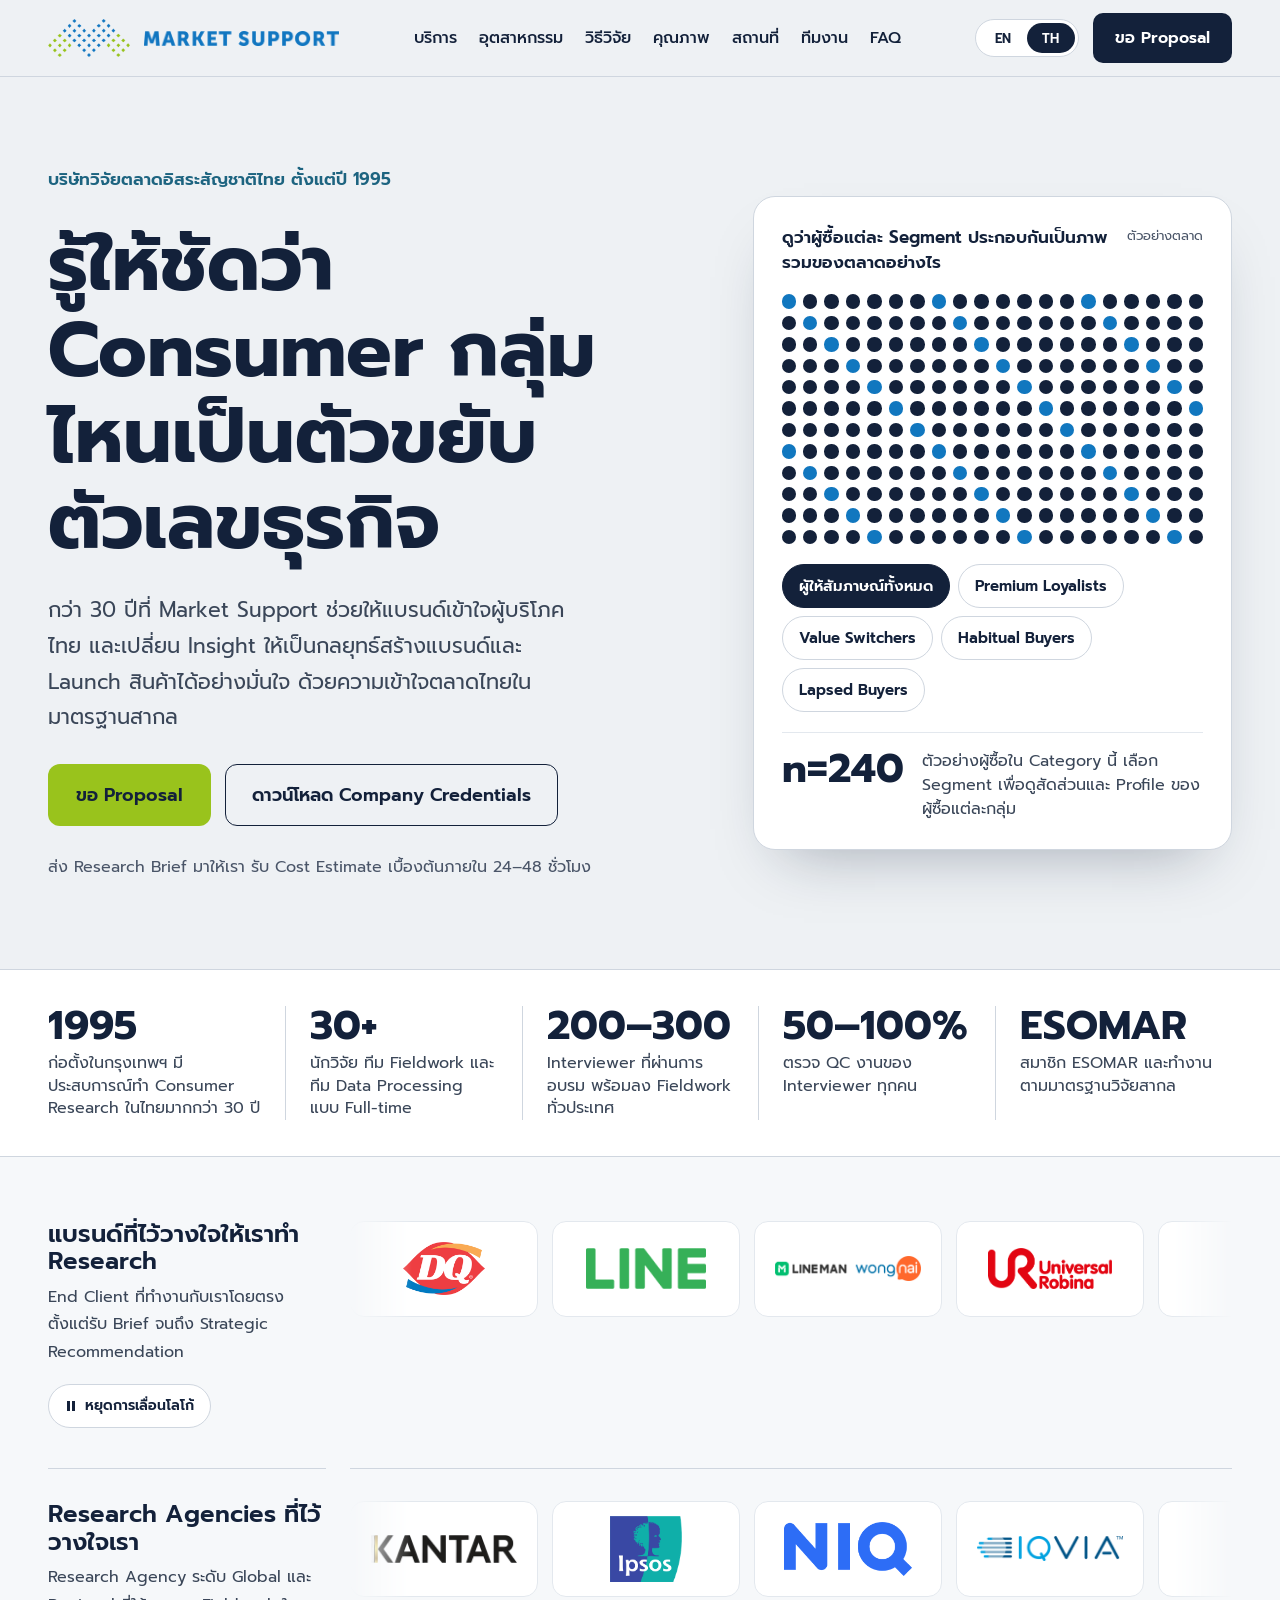
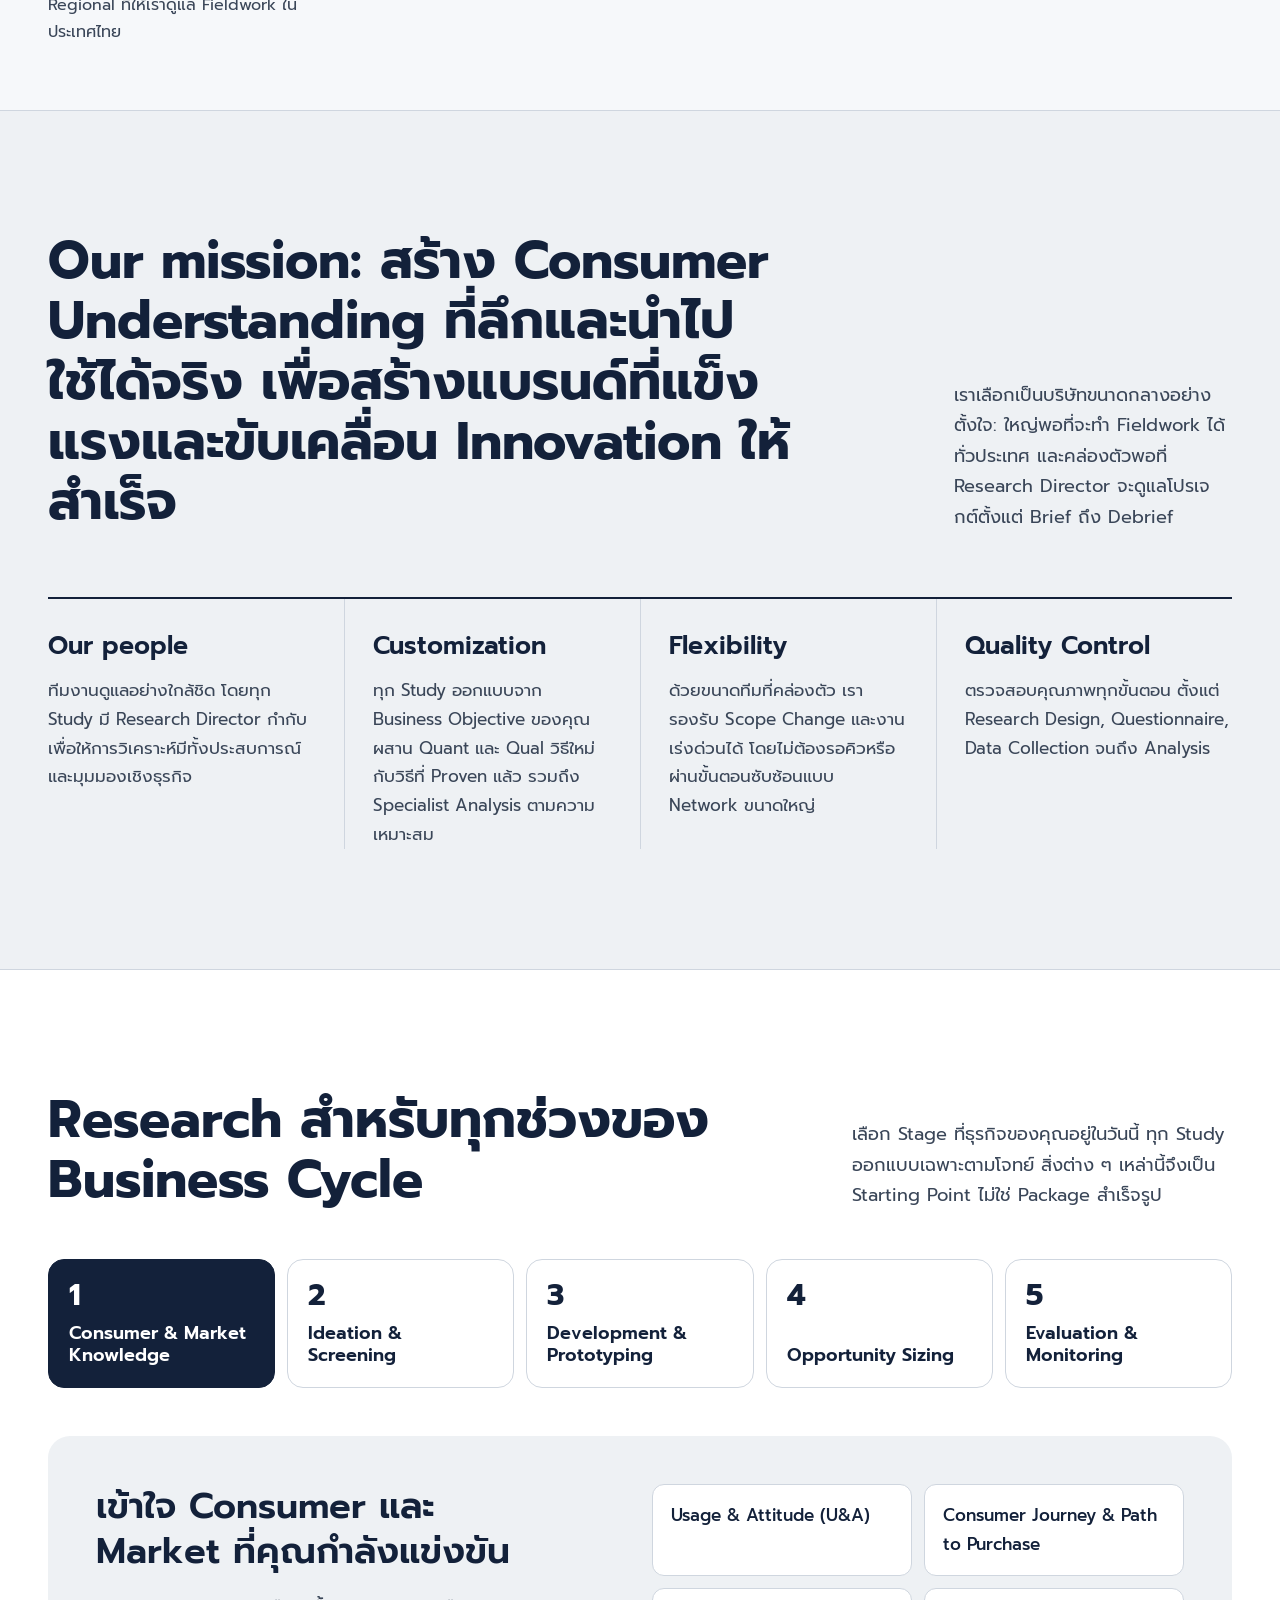
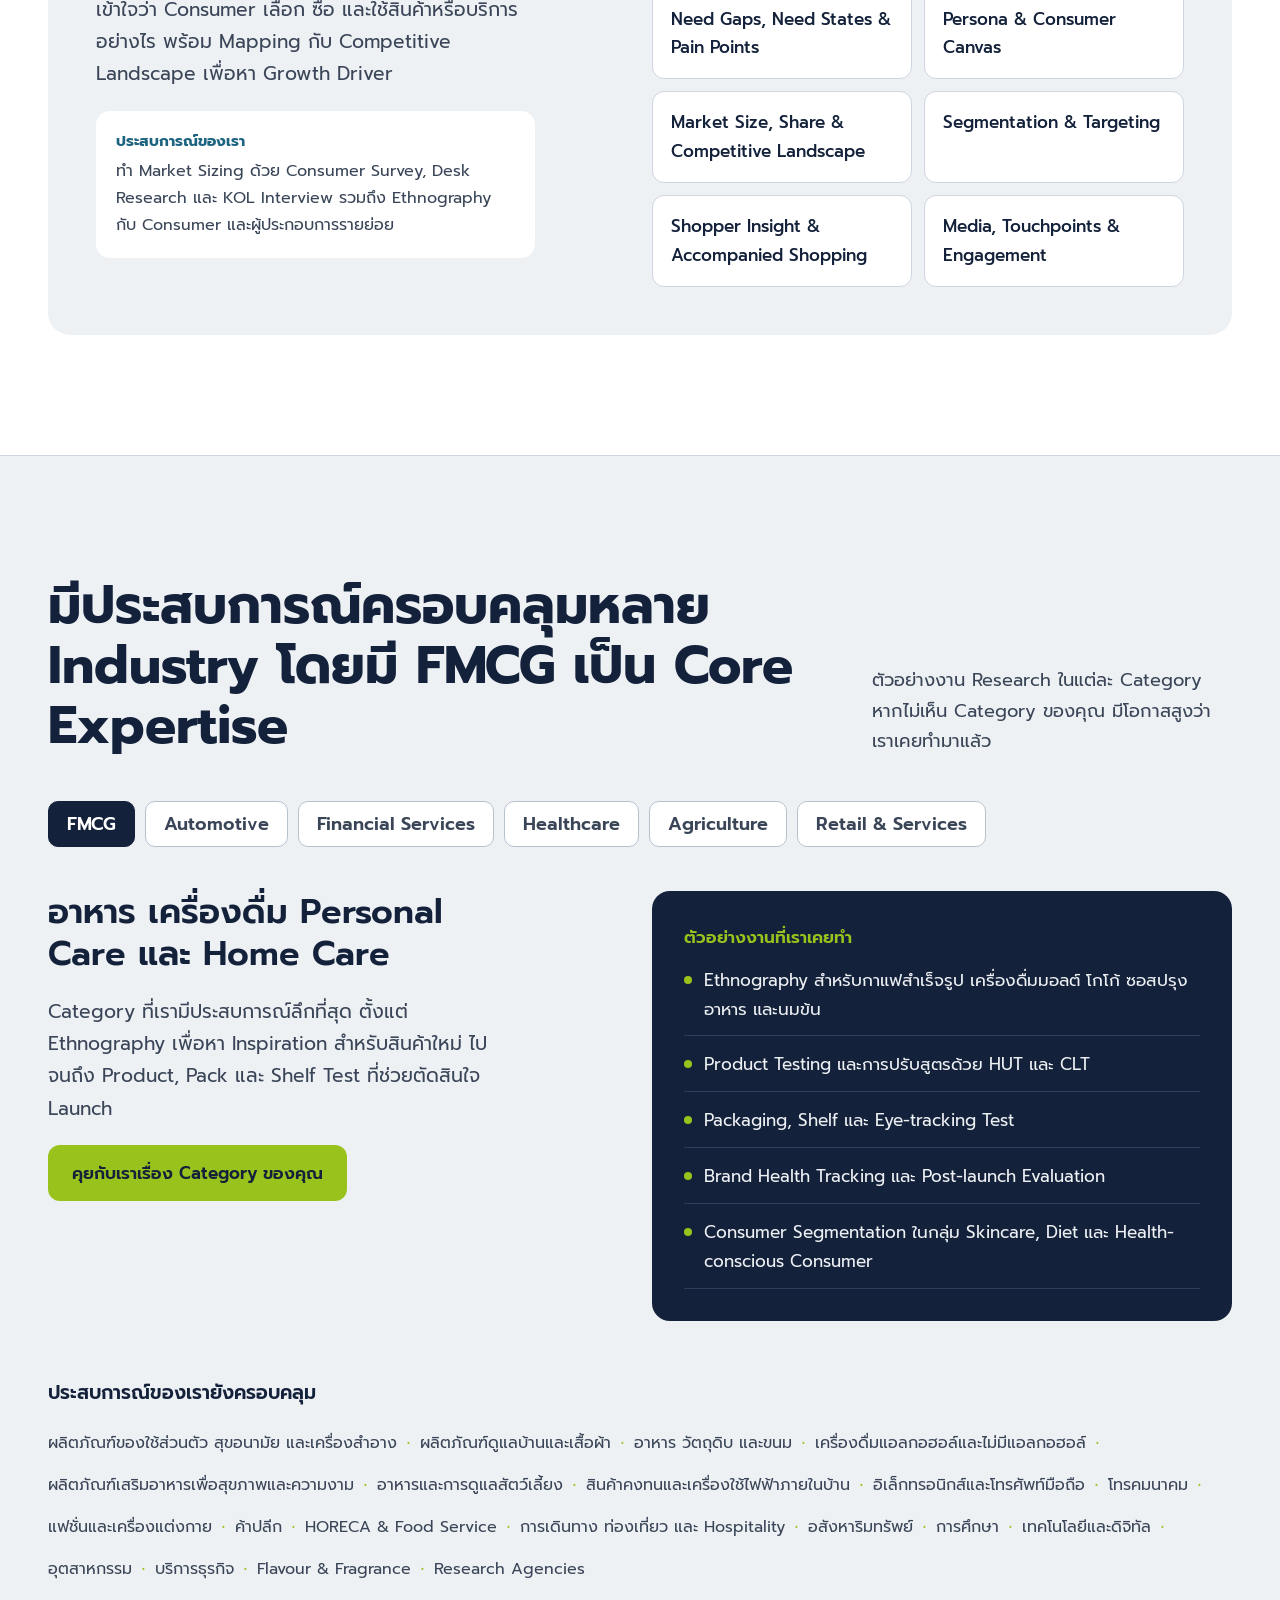
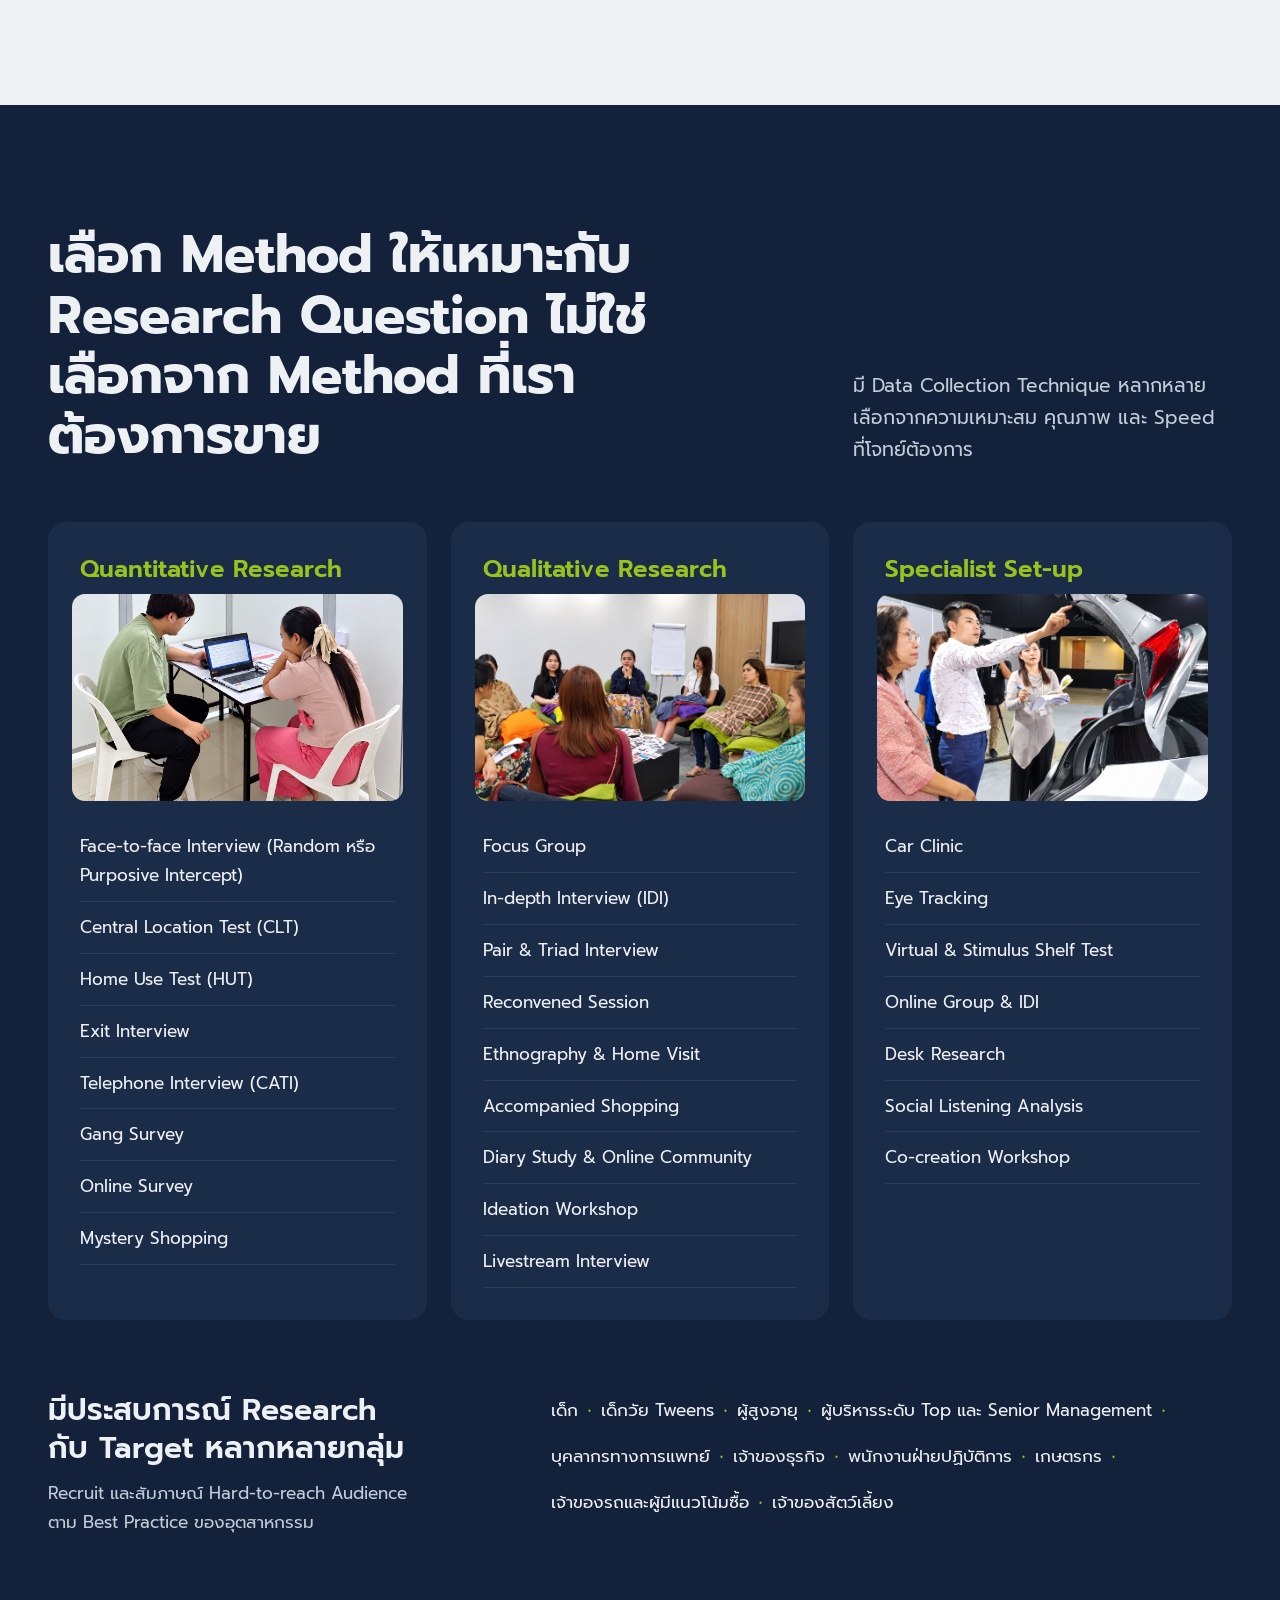
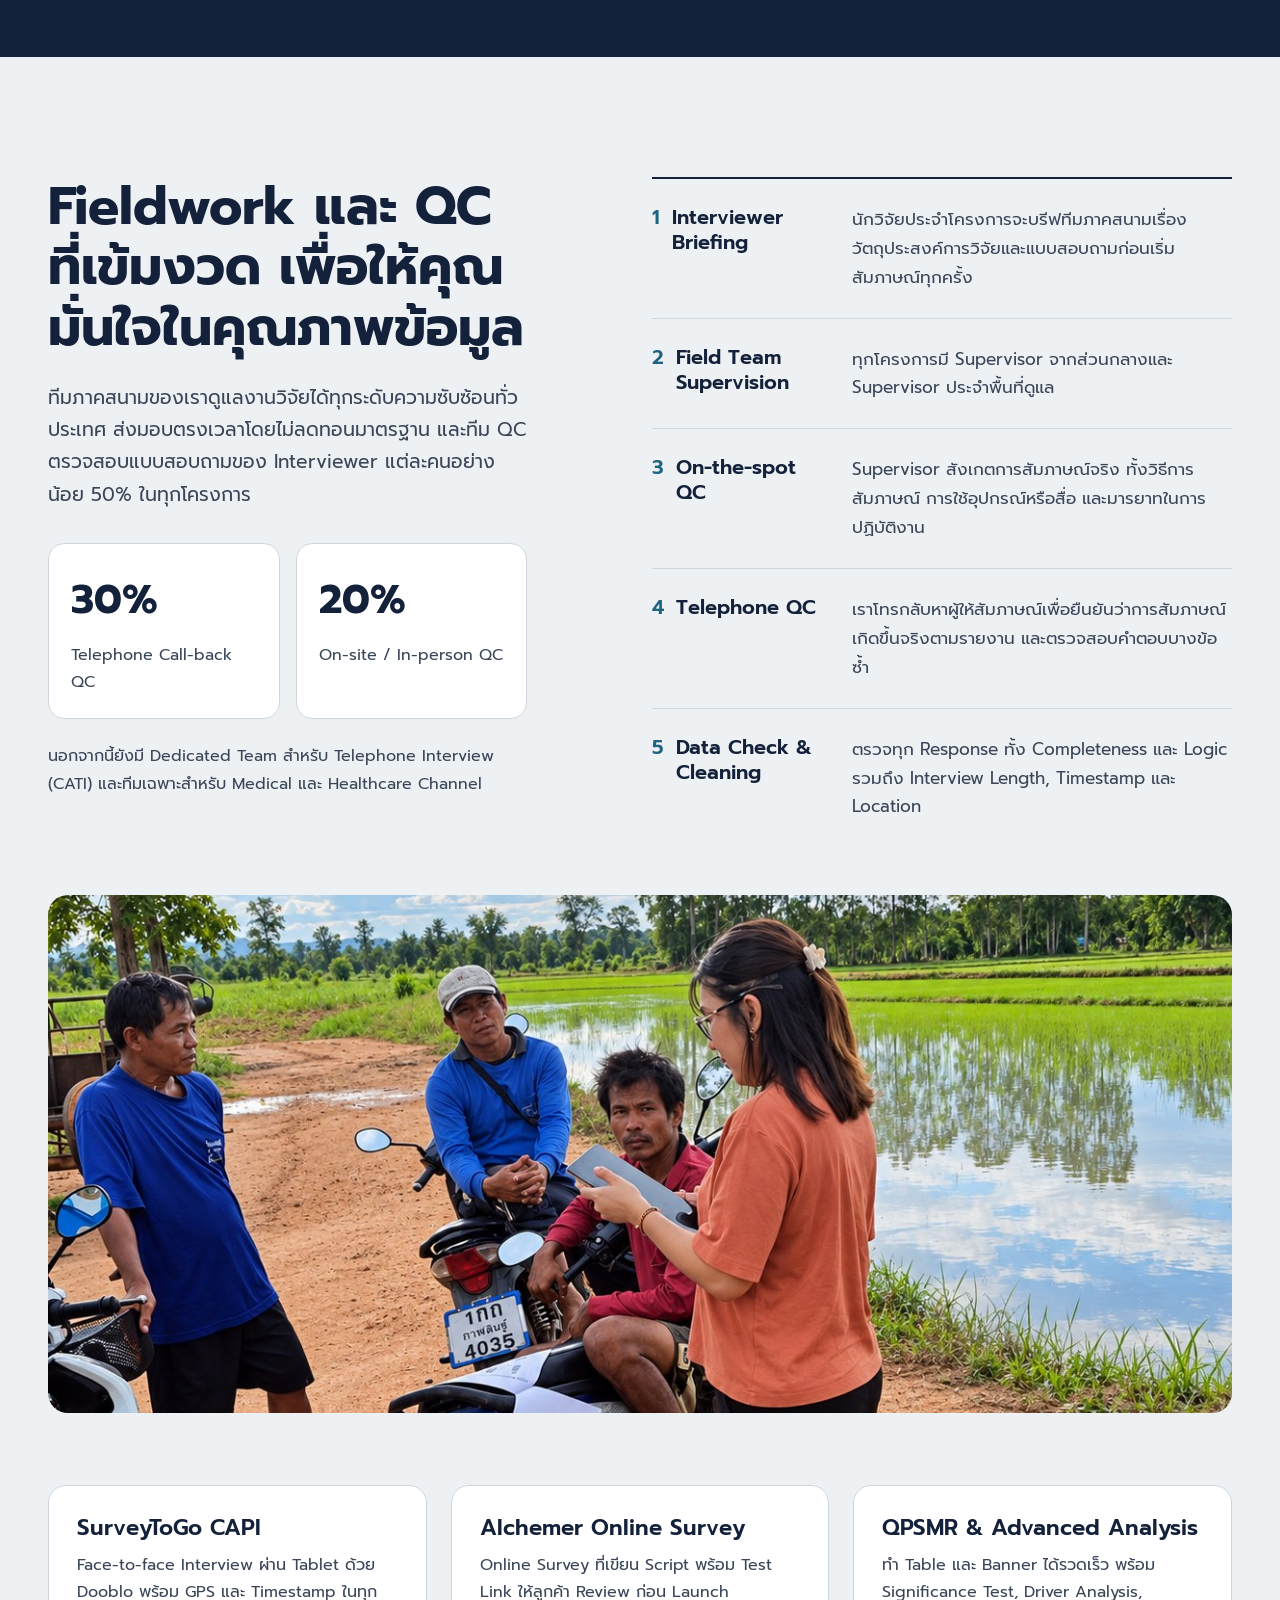
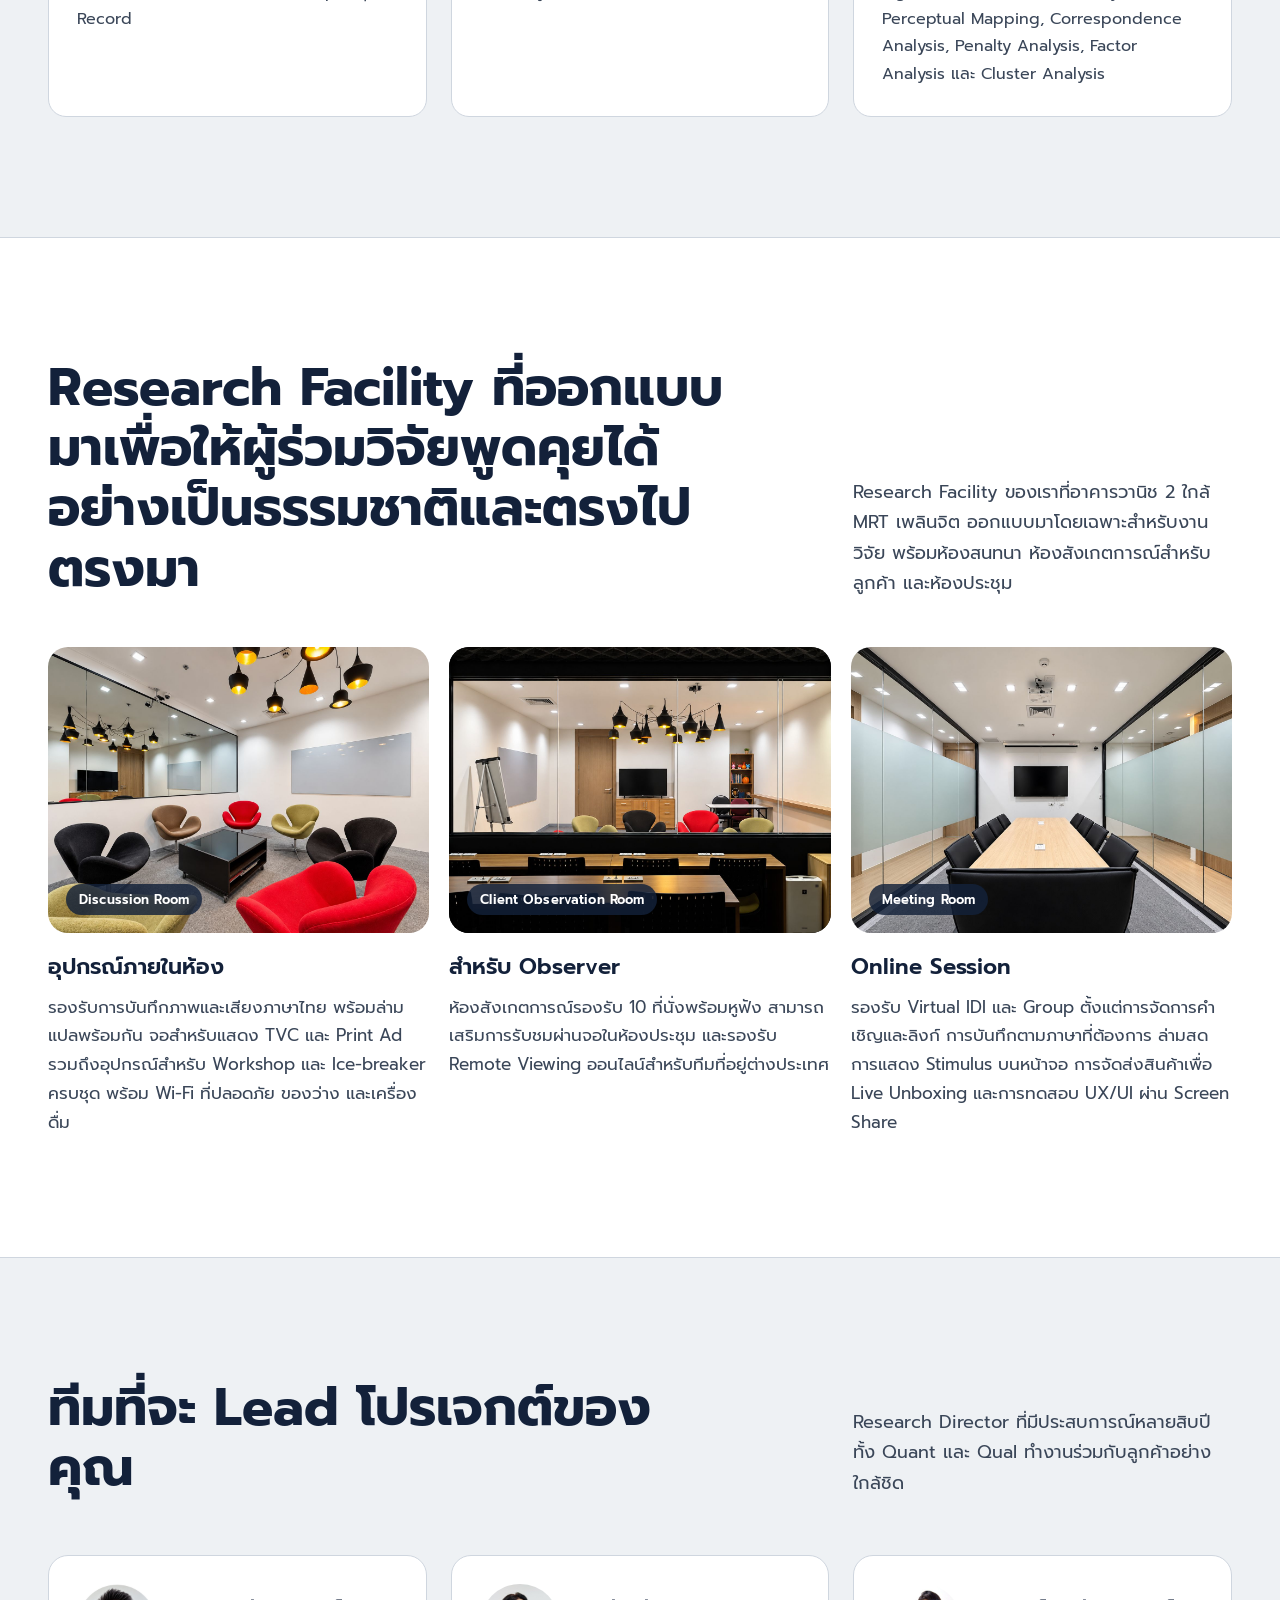
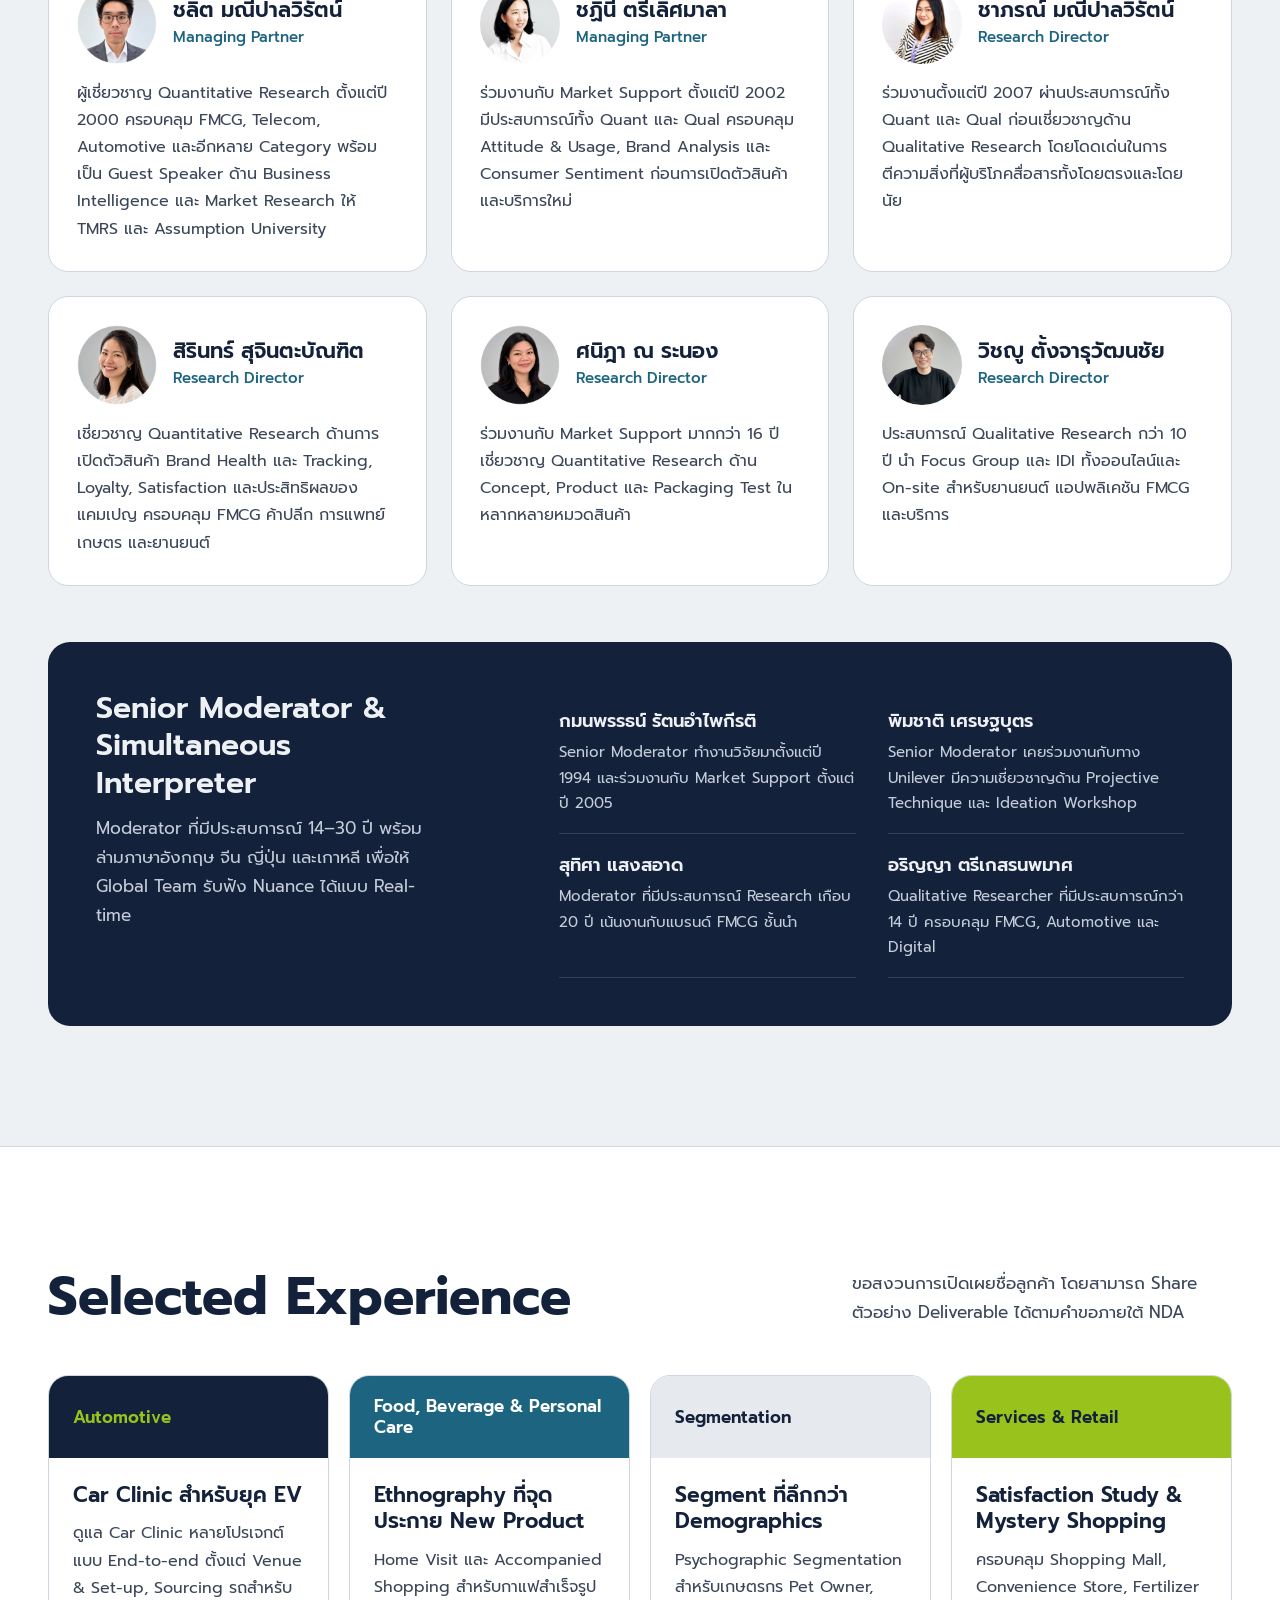
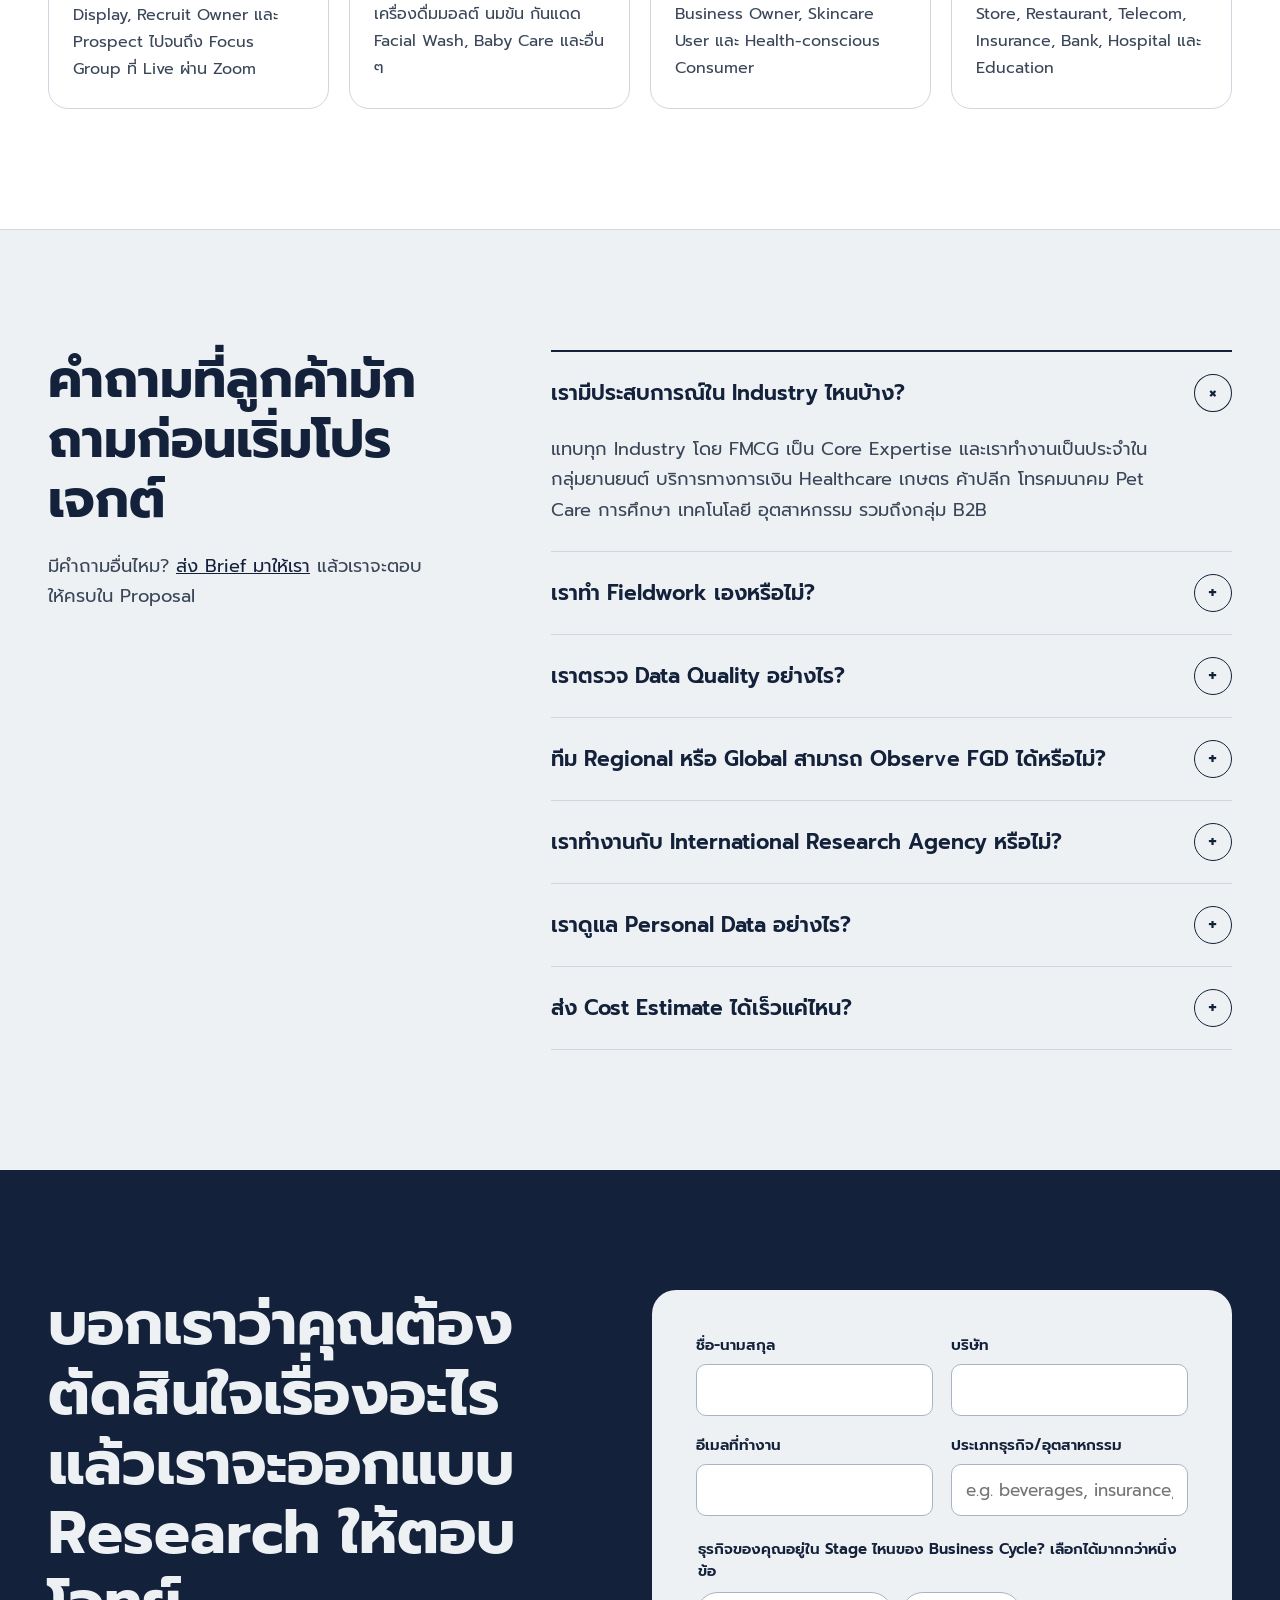
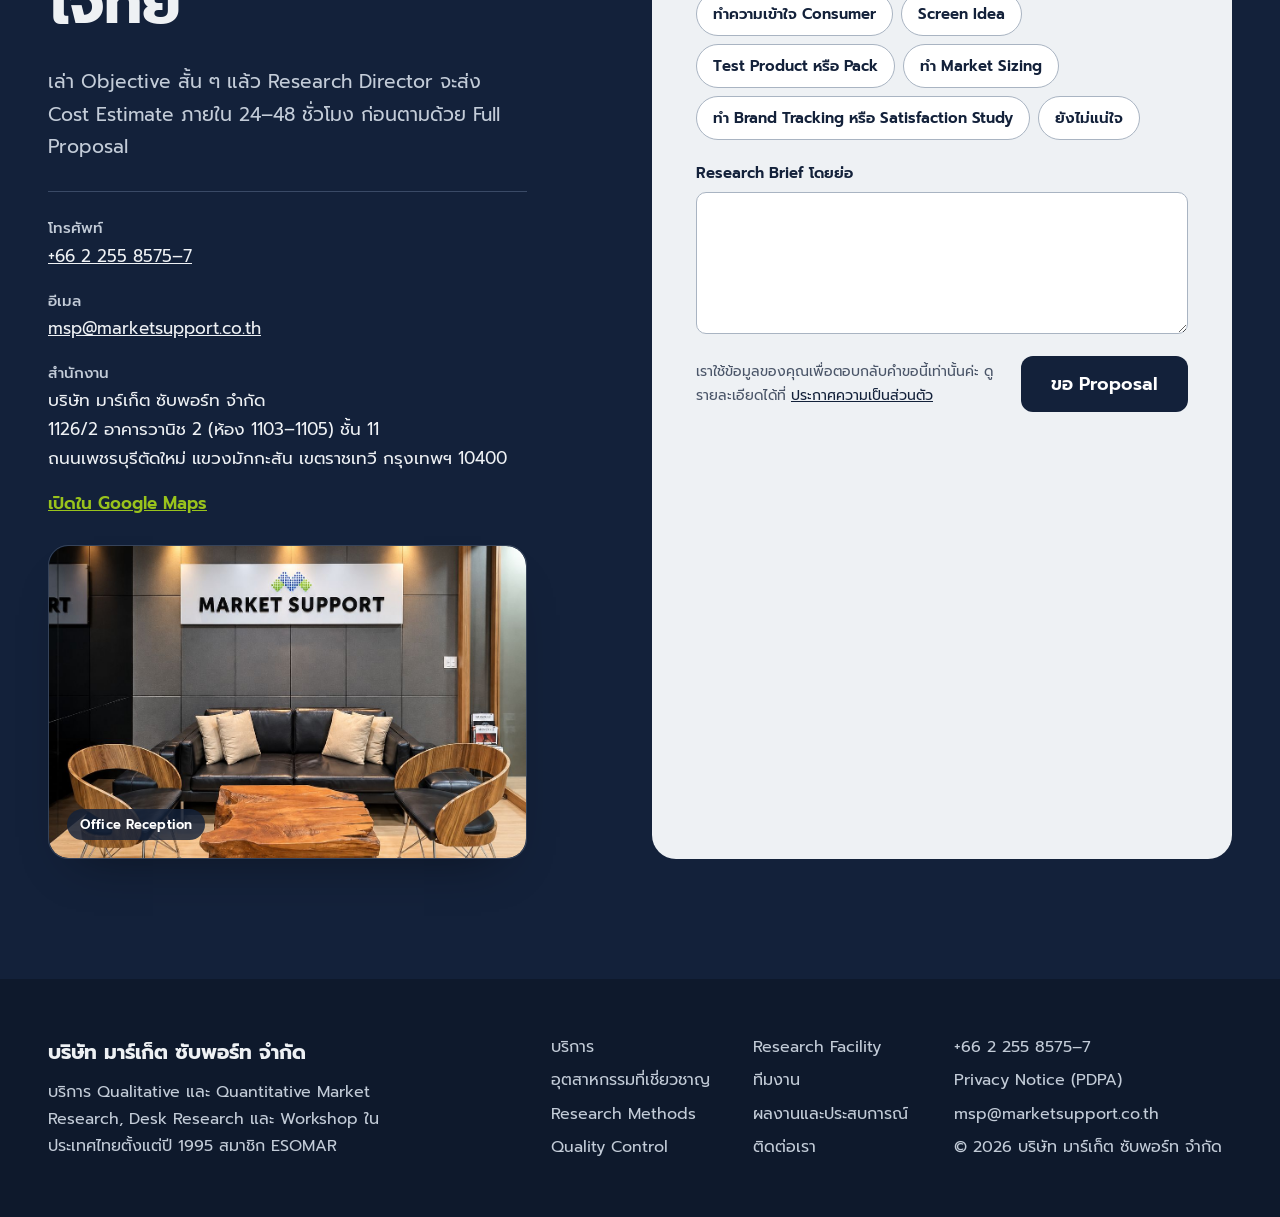
<file: th/index.html>
<!DOCTYPE html>

<html lang="th">
<head>
<meta charset="utf-8"/>
<meta content="width=device-width, initial-scale=1" name="viewport"/>
<title>Market Support Co., Ltd. — บริษัทวิจัยตลาดในไทยตั้งแต่ปี 1995</title>
<meta content="มาร์เก็ต ซับพอร์ท บริษัทวิจัยตลาดอิสระสัญชาติไทยตั้งแต่ปี 1995 ให้บริการวิจัยเชิงปริมาณและเชิงคุณภาพ งานภาคสนามทั่วประเทศ และห้องสนทนากลุ่ม" name="description"/>
<link href="https://u3621195.github.io/th/" rel="canonical"/>
<link href="https://u3621195.github.io/" hreflang="en" rel="alternate"/>
<link href="https://u3621195.github.io/th/" hreflang="th" rel="alternate"/>
<link href="https://u3621195.github.io/" hreflang="x-default" rel="alternate"/>
<meta content="website" property="og:type"/>
<meta content="Market Support Co., Ltd. — บริษัทวิจัยตลาดในไทยตั้งแต่ปี 1995" property="og:title"/>
<meta content="มาร์เก็ต ซับพอร์ท บริษัทวิจัยตลาดอิสระสัญชาติไทยตั้งแต่ปี 1995 ให้บริการวิจัยเชิงปริมาณและเชิงคุณภาพ งานภาคสนามทั่วประเทศ และห้องสนทนากลุ่ม" property="og:description"/>
<meta content="https://u3621195.github.io/th/" property="og:url"/>
<meta content="https://u3621195.github.io/assets/img/og-image.jpg" property="og:image"/>
<meta content="th_TH" property="og:locale"/>
<meta content="#13213A" name="theme-color"/>
<meta content="noindex, nofollow" name="robots"/>
<link href="../assets/img/favicon.png" rel="icon" type="image/png"/>
<link href="../assets/img/apple-touch-icon.png" rel="apple-touch-icon"/>
<link as="font" crossorigin="" href="../assets/fonts/prompt-thai-400-normal.woff2" rel="preload" type="font/woff2"/>
<link as="font" crossorigin="" href="../assets/fonts/prompt-thai-600-normal.woff2" rel="preload" type="font/woff2"/>
<link href="../assets/css/fonts-th.css" rel="stylesheet"/>
<link href="../assets/css/home.css" rel="stylesheet"/>
<link href="../assets/css/site.css" rel="stylesheet"/>
<link href="../assets/css/lang-th.css" rel="stylesheet"/>
</head>
<body>
<div id="app">
<div style="width: 100%; min-width: 1200px; background: #EEF1F4; font-family: 'Source Serif 4', Georgia, serif; color: #13213A">
<header style="position: sticky; top: 0; z-index: 20; background: rgba(238,241,244,0.95); border-bottom: 1px solid #CFD6DF">
<nav aria-label="Main" style="max-width: 1240px; margin: 0 auto; padding: 0 48px; height: 76px; display: flex; align-items: center; justify-content: space-between; gap: 28px; font-family: 'Bricolage Grotesque', sans-serif">
<a aria-label="Market Support — หน้าหลัก" href="#top" style="display: flex; align-items: center; gap: 14px; text-decoration: none">
<img alt="" src="../assets/img/logo-mark.png" style="height: 38px; width: auto; display: block"/>
<img alt="Market Support" src="../assets/img/logo-wordmark.png" style="height: 15px; width: auto; display: block"/>
</a>
<div class="desktop-nav-links" style="display: flex; gap: 26px; font-size: 16px; font-weight: 500">
<a href="#services" style="text-decoration: none">บริการ</a>
<a href="#industries" style="text-decoration: none">อุตสาหกรรม</a>
<a href="#methods" style="text-decoration: none">วิธีวิจัย</a>
<a href="#quality" style="text-decoration: none">คุณภาพ</a>
<a href="#facilities" style="text-decoration: none">สถานที่</a>
<a href="#team" style="text-decoration: none">ทีมงาน</a>
<a href="#faq" style="text-decoration: none">FAQ</a>
</div>
<div aria-label="Language / ภาษา" class="lang-toggle" role="group"><a data-lang="en" href="../index.html" hreflang="en" lang="en">EN</a><a aria-current="page" data-lang="th" href="index.html" hreflang="th" lang="th">TH</a></div>
<a class="btn-primary" href="#contact" style="text-decoration: none; background: #13213A; color: #FFFFFF; font-size: 16px; font-weight: 600; padding: 13px 22px; border-radius: 10px">ขอ Proposal</a>
<details class="mobile-nav-menu">
<summary aria-label="เปิดเมนู">☰</summary>
<div class="mobile-nav-panel">
<a href="#top">หน้าหลัก</a>
<a href="#services">บริการ</a>
<a href="#industries">อุตสาหกรรมที่เชี่ยวชาญ</a>
<a href="#methods">Research Methods</a>
<a href="#quality">Quality Control</a>
<a href="#facilities">Research Facility</a>
<a href="#team">ทีมงาน</a>
<a href="#faq">คำถามที่พบบ่อย</a>
<a href="#contact">ติดต่อเรา</a>
</div>
</details>
</nav>
</header>
<section id="top" style="max-width: 1240px; margin: 0 auto; padding: 88px 48px 88px; display: grid; grid-template-columns: repeat(12, minmax(0, 1fr)); column-gap: 24px; align-items: center">
<div style="grid-column: span 6; display: flex; flex-direction: column; gap: 28px">
<p style="margin: 0; font-family: 'Bricolage Grotesque', sans-serif; font-size: 17px; font-weight: 600; color: #1D6480">บริษัทวิจัยตลาดอิสระสัญชาติไทย ตั้งแต่ปี 1995</p>
<h1 class="hero-title" style="margin: 0; font-family: 'Bricolage Grotesque', sans-serif; line-height: 0.98; letter-spacing: -0.035em; font-weight: 700">รู้ให้ชัดว่า Consumer กลุ่มไหนเป็นตัวขยับตัวเลขธุรกิจ</h1>
<p style="margin: 0; font-size: 21px; line-height: 1.55; color: #3A4658; max-width: 540px">กว่า 30 ปีที่ Market Support ช่วยให้แบรนด์เข้าใจผู้บริโภคไทย และเปลี่ยน Insight ให้เป็นกลยุทธ์สร้างแบรนด์และ Launch สินค้าได้อย่างมั่นใจ ด้วยความเข้าใจตลาดไทยในมาตรฐานสากล</p>
<div style="display: flex; gap: 14px; flex-wrap: wrap; font-family: 'Bricolage Grotesque', sans-serif">
<a class="btn-primary" href="#contact" style="text-decoration: none; background: #99C31C; color: #13213A; font-size: 18px; font-weight: 600; padding: 17px 28px; border-radius: 12px">ขอ Proposal</a>
<a class="btn-ghost" href="../Market_Support_Credentials_2026.pdf" target="_blank" rel="noopener noreferrer" style="text-decoration: none; color: #13213A; font-size: 18px; font-weight: 600; padding: 16px 26px; border-radius: 12px; border: 1.5px solid #13213A">ดาวน์โหลด Company Credentials</a>
</div>
<p style="margin: 0; font-size: 16px; color: #4A5568">ส่ง Research Brief มาให้เรา รับ Cost Estimate เบื้องต้นภายใน 24–48 ชั่วโมง</p>
</div>
<div style="grid-column: 8 / span 5; background: #FFFFFF; border: 1px solid #CFD6DF; border-radius: 22px; padding: 28px; display: flex; flex-direction: column; gap: 20px; box-shadow: 0 30px 60px -30px rgba(19,33,58,0.35)">
<div style="display: grid; grid-template-columns: minmax(0, 1fr) auto; gap: 16px; align-items: start; font-family: 'Bricolage Grotesque', sans-serif">
<span style="font-size: 17px; font-weight: 600; line-height: 1.45">ดูว่าผู้ซื้อแต่ละ Segment ประกอบกันเป็นภาพรวมของตลาดอย่างไร</span>
<span style="font-size: 13px; line-height: 1.45; color: #4A5568; white-space: nowrap; padding-top: 2px">ตัวอย่างตลาด</span>
</div>
<div data-seg-dots="" style="display: grid; grid-template-columns: repeat(20, minmax(0, 1fr)); gap: 7px">
<span style="display:block; aspect-ratio:1/1; border-radius:50%; background:#1177BF; transition: background .35s ease 0ms"></span>
<span style="display:block; aspect-ratio:1/1; border-radius:50%; background:#13213A; transition: background .35s ease 12ms"></span>
<span style="display:block; aspect-ratio:1/1; border-radius:50%; background:#13213A; transition: background .35s ease 24ms"></span>
<span style="display:block; aspect-ratio:1/1; border-radius:50%; background:#13213A; transition: background .35s ease 36ms"></span>
<span style="display:block; aspect-ratio:1/1; border-radius:50%; background:#13213A; transition: background .35s ease 48ms"></span>
<span style="display:block; aspect-ratio:1/1; border-radius:50%; background:#13213A; transition: background .35s ease 60ms"></span>
<span style="display:block; aspect-ratio:1/1; border-radius:50%; background:#13213A; transition: background .35s ease 72ms"></span>
<span style="display:block; aspect-ratio:1/1; border-radius:50%; background:#1177BF; transition: background .35s ease 84ms"></span>
<span style="display:block; aspect-ratio:1/1; border-radius:50%; background:#13213A; transition: background .35s ease 96ms"></span>
<span style="display:block; aspect-ratio:1/1; border-radius:50%; background:#13213A; transition: background .35s ease 108ms"></span>
<span style="display:block; aspect-ratio:1/1; border-radius:50%; background:#13213A; transition: background .35s ease 120ms"></span>
<span style="display:block; aspect-ratio:1/1; border-radius:50%; background:#13213A; transition: background .35s ease 132ms"></span>
<span style="display:block; aspect-ratio:1/1; border-radius:50%; background:#13213A; transition: background .35s ease 144ms"></span>
<span style="display:block; aspect-ratio:1/1; border-radius:50%; background:#13213A; transition: background .35s ease 156ms"></span>
<span style="display:block; aspect-ratio:1/1; border-radius:50%; background:#1177BF; transition: background .35s ease 168ms"></span>
<span style="display:block; aspect-ratio:1/1; border-radius:50%; background:#13213A; transition: background .35s ease 180ms"></span>
<span style="display:block; aspect-ratio:1/1; border-radius:50%; background:#13213A; transition: background .35s ease 192ms"></span>
<span style="display:block; aspect-ratio:1/1; border-radius:50%; background:#13213A; transition: background .35s ease 204ms"></span>
<span style="display:block; aspect-ratio:1/1; border-radius:50%; background:#13213A; transition: background .35s ease 216ms"></span>
<span style="display:block; aspect-ratio:1/1; border-radius:50%; background:#13213A; transition: background .35s ease 228ms"></span>
<span style="display:block; aspect-ratio:1/1; border-radius:50%; background:#13213A; transition: background .35s ease 0ms"></span>
<span style="display:block; aspect-ratio:1/1; border-radius:50%; background:#1177BF; transition: background .35s ease 12ms"></span>
<span style="display:block; aspect-ratio:1/1; border-radius:50%; background:#13213A; transition: background .35s ease 24ms"></span>
<span style="display:block; aspect-ratio:1/1; border-radius:50%; background:#13213A; transition: background .35s ease 36ms"></span>
<span style="display:block; aspect-ratio:1/1; border-radius:50%; background:#13213A; transition: background .35s ease 48ms"></span>
<span style="display:block; aspect-ratio:1/1; border-radius:50%; background:#13213A; transition: background .35s ease 60ms"></span>
<span style="display:block; aspect-ratio:1/1; border-radius:50%; background:#13213A; transition: background .35s ease 72ms"></span>
<span style="display:block; aspect-ratio:1/1; border-radius:50%; background:#13213A; transition: background .35s ease 84ms"></span>
<span style="display:block; aspect-ratio:1/1; border-radius:50%; background:#1177BF; transition: background .35s ease 96ms"></span>
<span style="display:block; aspect-ratio:1/1; border-radius:50%; background:#13213A; transition: background .35s ease 108ms"></span>
<span style="display:block; aspect-ratio:1/1; border-radius:50%; background:#13213A; transition: background .35s ease 120ms"></span>
<span style="display:block; aspect-ratio:1/1; border-radius:50%; background:#13213A; transition: background .35s ease 132ms"></span>
<span style="display:block; aspect-ratio:1/1; border-radius:50%; background:#13213A; transition: background .35s ease 144ms"></span>
<span style="display:block; aspect-ratio:1/1; border-radius:50%; background:#13213A; transition: background .35s ease 156ms"></span>
<span style="display:block; aspect-ratio:1/1; border-radius:50%; background:#13213A; transition: background .35s ease 168ms"></span>
<span style="display:block; aspect-ratio:1/1; border-radius:50%; background:#1177BF; transition: background .35s ease 180ms"></span>
<span style="display:block; aspect-ratio:1/1; border-radius:50%; background:#13213A; transition: background .35s ease 192ms"></span>
<span style="display:block; aspect-ratio:1/1; border-radius:50%; background:#13213A; transition: background .35s ease 204ms"></span>
<span style="display:block; aspect-ratio:1/1; border-radius:50%; background:#13213A; transition: background .35s ease 216ms"></span>
<span style="display:block; aspect-ratio:1/1; border-radius:50%; background:#13213A; transition: background .35s ease 228ms"></span>
<span style="display:block; aspect-ratio:1/1; border-radius:50%; background:#13213A; transition: background .35s ease 0ms"></span>
<span style="display:block; aspect-ratio:1/1; border-radius:50%; background:#13213A; transition: background .35s ease 12ms"></span>
<span style="display:block; aspect-ratio:1/1; border-radius:50%; background:#1177BF; transition: background .35s ease 24ms"></span>
<span style="display:block; aspect-ratio:1/1; border-radius:50%; background:#13213A; transition: background .35s ease 36ms"></span>
<span style="display:block; aspect-ratio:1/1; border-radius:50%; background:#13213A; transition: background .35s ease 48ms"></span>
<span style="display:block; aspect-ratio:1/1; border-radius:50%; background:#13213A; transition: background .35s ease 60ms"></span>
<span style="display:block; aspect-ratio:1/1; border-radius:50%; background:#13213A; transition: background .35s ease 72ms"></span>
<span style="display:block; aspect-ratio:1/1; border-radius:50%; background:#13213A; transition: background .35s ease 84ms"></span>
<span style="display:block; aspect-ratio:1/1; border-radius:50%; background:#13213A; transition: background .35s ease 96ms"></span>
<span style="display:block; aspect-ratio:1/1; border-radius:50%; background:#1177BF; transition: background .35s ease 108ms"></span>
<span style="display:block; aspect-ratio:1/1; border-radius:50%; background:#13213A; transition: background .35s ease 120ms"></span>
<span style="display:block; aspect-ratio:1/1; border-radius:50%; background:#13213A; transition: background .35s ease 132ms"></span>
<span style="display:block; aspect-ratio:1/1; border-radius:50%; background:#13213A; transition: background .35s ease 144ms"></span>
<span style="display:block; aspect-ratio:1/1; border-radius:50%; background:#13213A; transition: background .35s ease 156ms"></span>
<span style="display:block; aspect-ratio:1/1; border-radius:50%; background:#13213A; transition: background .35s ease 168ms"></span>
<span style="display:block; aspect-ratio:1/1; border-radius:50%; background:#13213A; transition: background .35s ease 180ms"></span>
<span style="display:block; aspect-ratio:1/1; border-radius:50%; background:#1177BF; transition: background .35s ease 192ms"></span>
<span style="display:block; aspect-ratio:1/1; border-radius:50%; background:#13213A; transition: background .35s ease 204ms"></span>
<span style="display:block; aspect-ratio:1/1; border-radius:50%; background:#13213A; transition: background .35s ease 216ms"></span>
<span style="display:block; aspect-ratio:1/1; border-radius:50%; background:#13213A; transition: background .35s ease 228ms"></span>
<span style="display:block; aspect-ratio:1/1; border-radius:50%; background:#13213A; transition: background .35s ease 0ms"></span>
<span style="display:block; aspect-ratio:1/1; border-radius:50%; background:#13213A; transition: background .35s ease 12ms"></span>
<span style="display:block; aspect-ratio:1/1; border-radius:50%; background:#13213A; transition: background .35s ease 24ms"></span>
<span style="display:block; aspect-ratio:1/1; border-radius:50%; background:#1177BF; transition: background .35s ease 36ms"></span>
<span style="display:block; aspect-ratio:1/1; border-radius:50%; background:#13213A; transition: background .35s ease 48ms"></span>
<span style="display:block; aspect-ratio:1/1; border-radius:50%; background:#13213A; transition: background .35s ease 60ms"></span>
<span style="display:block; aspect-ratio:1/1; border-radius:50%; background:#13213A; transition: background .35s ease 72ms"></span>
<span style="display:block; aspect-ratio:1/1; border-radius:50%; background:#13213A; transition: background .35s ease 84ms"></span>
<span style="display:block; aspect-ratio:1/1; border-radius:50%; background:#13213A; transition: background .35s ease 96ms"></span>
<span style="display:block; aspect-ratio:1/1; border-radius:50%; background:#13213A; transition: background .35s ease 108ms"></span>
<span style="display:block; aspect-ratio:1/1; border-radius:50%; background:#1177BF; transition: background .35s ease 120ms"></span>
<span style="display:block; aspect-ratio:1/1; border-radius:50%; background:#13213A; transition: background .35s ease 132ms"></span>
<span style="display:block; aspect-ratio:1/1; border-radius:50%; background:#13213A; transition: background .35s ease 144ms"></span>
<span style="display:block; aspect-ratio:1/1; border-radius:50%; background:#13213A; transition: background .35s ease 156ms"></span>
<span style="display:block; aspect-ratio:1/1; border-radius:50%; background:#13213A; transition: background .35s ease 168ms"></span>
<span style="display:block; aspect-ratio:1/1; border-radius:50%; background:#13213A; transition: background .35s ease 180ms"></span>
<span style="display:block; aspect-ratio:1/1; border-radius:50%; background:#13213A; transition: background .35s ease 192ms"></span>
<span style="display:block; aspect-ratio:1/1; border-radius:50%; background:#1177BF; transition: background .35s ease 204ms"></span>
<span style="display:block; aspect-ratio:1/1; border-radius:50%; background:#13213A; transition: background .35s ease 216ms"></span>
<span style="display:block; aspect-ratio:1/1; border-radius:50%; background:#13213A; transition: background .35s ease 228ms"></span>
<span style="display:block; aspect-ratio:1/1; border-radius:50%; background:#13213A; transition: background .35s ease 0ms"></span>
<span style="display:block; aspect-ratio:1/1; border-radius:50%; background:#13213A; transition: background .35s ease 12ms"></span>
<span style="display:block; aspect-ratio:1/1; border-radius:50%; background:#13213A; transition: background .35s ease 24ms"></span>
<span style="display:block; aspect-ratio:1/1; border-radius:50%; background:#13213A; transition: background .35s ease 36ms"></span>
<span style="display:block; aspect-ratio:1/1; border-radius:50%; background:#1177BF; transition: background .35s ease 48ms"></span>
<span style="display:block; aspect-ratio:1/1; border-radius:50%; background:#13213A; transition: background .35s ease 60ms"></span>
<span style="display:block; aspect-ratio:1/1; border-radius:50%; background:#13213A; transition: background .35s ease 72ms"></span>
<span style="display:block; aspect-ratio:1/1; border-radius:50%; background:#13213A; transition: background .35s ease 84ms"></span>
<span style="display:block; aspect-ratio:1/1; border-radius:50%; background:#13213A; transition: background .35s ease 96ms"></span>
<span style="display:block; aspect-ratio:1/1; border-radius:50%; background:#13213A; transition: background .35s ease 108ms"></span>
<span style="display:block; aspect-ratio:1/1; border-radius:50%; background:#13213A; transition: background .35s ease 120ms"></span>
<span style="display:block; aspect-ratio:1/1; border-radius:50%; background:#1177BF; transition: background .35s ease 132ms"></span>
<span style="display:block; aspect-ratio:1/1; border-radius:50%; background:#13213A; transition: background .35s ease 144ms"></span>
<span style="display:block; aspect-ratio:1/1; border-radius:50%; background:#13213A; transition: background .35s ease 156ms"></span>
<span style="display:block; aspect-ratio:1/1; border-radius:50%; background:#13213A; transition: background .35s ease 168ms"></span>
<span style="display:block; aspect-ratio:1/1; border-radius:50%; background:#13213A; transition: background .35s ease 180ms"></span>
<span style="display:block; aspect-ratio:1/1; border-radius:50%; background:#13213A; transition: background .35s ease 192ms"></span>
<span style="display:block; aspect-ratio:1/1; border-radius:50%; background:#13213A; transition: background .35s ease 204ms"></span>
<span style="display:block; aspect-ratio:1/1; border-radius:50%; background:#1177BF; transition: background .35s ease 216ms"></span>
<span style="display:block; aspect-ratio:1/1; border-radius:50%; background:#13213A; transition: background .35s ease 228ms"></span>
<span style="display:block; aspect-ratio:1/1; border-radius:50%; background:#13213A; transition: background .35s ease 0ms"></span>
<span style="display:block; aspect-ratio:1/1; border-radius:50%; background:#13213A; transition: background .35s ease 12ms"></span>
<span style="display:block; aspect-ratio:1/1; border-radius:50%; background:#13213A; transition: background .35s ease 24ms"></span>
<span style="display:block; aspect-ratio:1/1; border-radius:50%; background:#13213A; transition: background .35s ease 36ms"></span>
<span style="display:block; aspect-ratio:1/1; border-radius:50%; background:#13213A; transition: background .35s ease 48ms"></span>
<span style="display:block; aspect-ratio:1/1; border-radius:50%; background:#1177BF; transition: background .35s ease 60ms"></span>
<span style="display:block; aspect-ratio:1/1; border-radius:50%; background:#13213A; transition: background .35s ease 72ms"></span>
<span style="display:block; aspect-ratio:1/1; border-radius:50%; background:#13213A; transition: background .35s ease 84ms"></span>
<span style="display:block; aspect-ratio:1/1; border-radius:50%; background:#13213A; transition: background .35s ease 96ms"></span>
<span style="display:block; aspect-ratio:1/1; border-radius:50%; background:#13213A; transition: background .35s ease 108ms"></span>
<span style="display:block; aspect-ratio:1/1; border-radius:50%; background:#13213A; transition: background .35s ease 120ms"></span>
<span style="display:block; aspect-ratio:1/1; border-radius:50%; background:#13213A; transition: background .35s ease 132ms"></span>
<span style="display:block; aspect-ratio:1/1; border-radius:50%; background:#1177BF; transition: background .35s ease 144ms"></span>
<span style="display:block; aspect-ratio:1/1; border-radius:50%; background:#13213A; transition: background .35s ease 156ms"></span>
<span style="display:block; aspect-ratio:1/1; border-radius:50%; background:#13213A; transition: background .35s ease 168ms"></span>
<span style="display:block; aspect-ratio:1/1; border-radius:50%; background:#13213A; transition: background .35s ease 180ms"></span>
<span style="display:block; aspect-ratio:1/1; border-radius:50%; background:#13213A; transition: background .35s ease 192ms"></span>
<span style="display:block; aspect-ratio:1/1; border-radius:50%; background:#13213A; transition: background .35s ease 204ms"></span>
<span style="display:block; aspect-ratio:1/1; border-radius:50%; background:#13213A; transition: background .35s ease 216ms"></span>
<span style="display:block; aspect-ratio:1/1; border-radius:50%; background:#1177BF; transition: background .35s ease 228ms"></span>
<span style="display:block; aspect-ratio:1/1; border-radius:50%; background:#13213A; transition: background .35s ease 0ms"></span>
<span style="display:block; aspect-ratio:1/1; border-radius:50%; background:#13213A; transition: background .35s ease 12ms"></span>
<span style="display:block; aspect-ratio:1/1; border-radius:50%; background:#13213A; transition: background .35s ease 24ms"></span>
<span style="display:block; aspect-ratio:1/1; border-radius:50%; background:#13213A; transition: background .35s ease 36ms"></span>
<span style="display:block; aspect-ratio:1/1; border-radius:50%; background:#13213A; transition: background .35s ease 48ms"></span>
<span style="display:block; aspect-ratio:1/1; border-radius:50%; background:#13213A; transition: background .35s ease 60ms"></span>
<span style="display:block; aspect-ratio:1/1; border-radius:50%; background:#1177BF; transition: background .35s ease 72ms"></span>
<span style="display:block; aspect-ratio:1/1; border-radius:50%; background:#13213A; transition: background .35s ease 84ms"></span>
<span style="display:block; aspect-ratio:1/1; border-radius:50%; background:#13213A; transition: background .35s ease 96ms"></span>
<span style="display:block; aspect-ratio:1/1; border-radius:50%; background:#13213A; transition: background .35s ease 108ms"></span>
<span style="display:block; aspect-ratio:1/1; border-radius:50%; background:#13213A; transition: background .35s ease 120ms"></span>
<span style="display:block; aspect-ratio:1/1; border-radius:50%; background:#13213A; transition: background .35s ease 132ms"></span>
<span style="display:block; aspect-ratio:1/1; border-radius:50%; background:#13213A; transition: background .35s ease 144ms"></span>
<span style="display:block; aspect-ratio:1/1; border-radius:50%; background:#1177BF; transition: background .35s ease 156ms"></span>
<span style="display:block; aspect-ratio:1/1; border-radius:50%; background:#13213A; transition: background .35s ease 168ms"></span>
<span style="display:block; aspect-ratio:1/1; border-radius:50%; background:#13213A; transition: background .35s ease 180ms"></span>
<span style="display:block; aspect-ratio:1/1; border-radius:50%; background:#13213A; transition: background .35s ease 192ms"></span>
<span style="display:block; aspect-ratio:1/1; border-radius:50%; background:#13213A; transition: background .35s ease 204ms"></span>
<span style="display:block; aspect-ratio:1/1; border-radius:50%; background:#13213A; transition: background .35s ease 216ms"></span>
<span style="display:block; aspect-ratio:1/1; border-radius:50%; background:#13213A; transition: background .35s ease 228ms"></span>
<span style="display:block; aspect-ratio:1/1; border-radius:50%; background:#1177BF; transition: background .35s ease 0ms"></span>
<span style="display:block; aspect-ratio:1/1; border-radius:50%; background:#13213A; transition: background .35s ease 12ms"></span>
<span style="display:block; aspect-ratio:1/1; border-radius:50%; background:#13213A; transition: background .35s ease 24ms"></span>
<span style="display:block; aspect-ratio:1/1; border-radius:50%; background:#13213A; transition: background .35s ease 36ms"></span>
<span style="display:block; aspect-ratio:1/1; border-radius:50%; background:#13213A; transition: background .35s ease 48ms"></span>
<span style="display:block; aspect-ratio:1/1; border-radius:50%; background:#13213A; transition: background .35s ease 60ms"></span>
<span style="display:block; aspect-ratio:1/1; border-radius:50%; background:#13213A; transition: background .35s ease 72ms"></span>
<span style="display:block; aspect-ratio:1/1; border-radius:50%; background:#1177BF; transition: background .35s ease 84ms"></span>
<span style="display:block; aspect-ratio:1/1; border-radius:50%; background:#13213A; transition: background .35s ease 96ms"></span>
<span style="display:block; aspect-ratio:1/1; border-radius:50%; background:#13213A; transition: background .35s ease 108ms"></span>
<span style="display:block; aspect-ratio:1/1; border-radius:50%; background:#13213A; transition: background .35s ease 120ms"></span>
<span style="display:block; aspect-ratio:1/1; border-radius:50%; background:#13213A; transition: background .35s ease 132ms"></span>
<span style="display:block; aspect-ratio:1/1; border-radius:50%; background:#13213A; transition: background .35s ease 144ms"></span>
<span style="display:block; aspect-ratio:1/1; border-radius:50%; background:#13213A; transition: background .35s ease 156ms"></span>
<span style="display:block; aspect-ratio:1/1; border-radius:50%; background:#1177BF; transition: background .35s ease 168ms"></span>
<span style="display:block; aspect-ratio:1/1; border-radius:50%; background:#13213A; transition: background .35s ease 180ms"></span>
<span style="display:block; aspect-ratio:1/1; border-radius:50%; background:#13213A; transition: background .35s ease 192ms"></span>
<span style="display:block; aspect-ratio:1/1; border-radius:50%; background:#13213A; transition: background .35s ease 204ms"></span>
<span style="display:block; aspect-ratio:1/1; border-radius:50%; background:#13213A; transition: background .35s ease 216ms"></span>
<span style="display:block; aspect-ratio:1/1; border-radius:50%; background:#13213A; transition: background .35s ease 228ms"></span>
<span style="display:block; aspect-ratio:1/1; border-radius:50%; background:#13213A; transition: background .35s ease 0ms"></span>
<span style="display:block; aspect-ratio:1/1; border-radius:50%; background:#1177BF; transition: background .35s ease 12ms"></span>
<span style="display:block; aspect-ratio:1/1; border-radius:50%; background:#13213A; transition: background .35s ease 24ms"></span>
<span style="display:block; aspect-ratio:1/1; border-radius:50%; background:#13213A; transition: background .35s ease 36ms"></span>
<span style="display:block; aspect-ratio:1/1; border-radius:50%; background:#13213A; transition: background .35s ease 48ms"></span>
<span style="display:block; aspect-ratio:1/1; border-radius:50%; background:#13213A; transition: background .35s ease 60ms"></span>
<span style="display:block; aspect-ratio:1/1; border-radius:50%; background:#13213A; transition: background .35s ease 72ms"></span>
<span style="display:block; aspect-ratio:1/1; border-radius:50%; background:#13213A; transition: background .35s ease 84ms"></span>
<span style="display:block; aspect-ratio:1/1; border-radius:50%; background:#1177BF; transition: background .35s ease 96ms"></span>
<span style="display:block; aspect-ratio:1/1; border-radius:50%; background:#13213A; transition: background .35s ease 108ms"></span>
<span style="display:block; aspect-ratio:1/1; border-radius:50%; background:#13213A; transition: background .35s ease 120ms"></span>
<span style="display:block; aspect-ratio:1/1; border-radius:50%; background:#13213A; transition: background .35s ease 132ms"></span>
<span style="display:block; aspect-ratio:1/1; border-radius:50%; background:#13213A; transition: background .35s ease 144ms"></span>
<span style="display:block; aspect-ratio:1/1; border-radius:50%; background:#13213A; transition: background .35s ease 156ms"></span>
<span style="display:block; aspect-ratio:1/1; border-radius:50%; background:#13213A; transition: background .35s ease 168ms"></span>
<span style="display:block; aspect-ratio:1/1; border-radius:50%; background:#1177BF; transition: background .35s ease 180ms"></span>
<span style="display:block; aspect-ratio:1/1; border-radius:50%; background:#13213A; transition: background .35s ease 192ms"></span>
<span style="display:block; aspect-ratio:1/1; border-radius:50%; background:#13213A; transition: background .35s ease 204ms"></span>
<span style="display:block; aspect-ratio:1/1; border-radius:50%; background:#13213A; transition: background .35s ease 216ms"></span>
<span style="display:block; aspect-ratio:1/1; border-radius:50%; background:#13213A; transition: background .35s ease 228ms"></span>
<span style="display:block; aspect-ratio:1/1; border-radius:50%; background:#13213A; transition: background .35s ease 0ms"></span>
<span style="display:block; aspect-ratio:1/1; border-radius:50%; background:#13213A; transition: background .35s ease 12ms"></span>
<span style="display:block; aspect-ratio:1/1; border-radius:50%; background:#1177BF; transition: background .35s ease 24ms"></span>
<span style="display:block; aspect-ratio:1/1; border-radius:50%; background:#13213A; transition: background .35s ease 36ms"></span>
<span style="display:block; aspect-ratio:1/1; border-radius:50%; background:#13213A; transition: background .35s ease 48ms"></span>
<span style="display:block; aspect-ratio:1/1; border-radius:50%; background:#13213A; transition: background .35s ease 60ms"></span>
<span style="display:block; aspect-ratio:1/1; border-radius:50%; background:#13213A; transition: background .35s ease 72ms"></span>
<span style="display:block; aspect-ratio:1/1; border-radius:50%; background:#13213A; transition: background .35s ease 84ms"></span>
<span style="display:block; aspect-ratio:1/1; border-radius:50%; background:#13213A; transition: background .35s ease 96ms"></span>
<span style="display:block; aspect-ratio:1/1; border-radius:50%; background:#1177BF; transition: background .35s ease 108ms"></span>
<span style="display:block; aspect-ratio:1/1; border-radius:50%; background:#13213A; transition: background .35s ease 120ms"></span>
<span style="display:block; aspect-ratio:1/1; border-radius:50%; background:#13213A; transition: background .35s ease 132ms"></span>
<span style="display:block; aspect-ratio:1/1; border-radius:50%; background:#13213A; transition: background .35s ease 144ms"></span>
<span style="display:block; aspect-ratio:1/1; border-radius:50%; background:#13213A; transition: background .35s ease 156ms"></span>
<span style="display:block; aspect-ratio:1/1; border-radius:50%; background:#13213A; transition: background .35s ease 168ms"></span>
<span style="display:block; aspect-ratio:1/1; border-radius:50%; background:#13213A; transition: background .35s ease 180ms"></span>
<span style="display:block; aspect-ratio:1/1; border-radius:50%; background:#1177BF; transition: background .35s ease 192ms"></span>
<span style="display:block; aspect-ratio:1/1; border-radius:50%; background:#13213A; transition: background .35s ease 204ms"></span>
<span style="display:block; aspect-ratio:1/1; border-radius:50%; background:#13213A; transition: background .35s ease 216ms"></span>
<span style="display:block; aspect-ratio:1/1; border-radius:50%; background:#13213A; transition: background .35s ease 228ms"></span>
<span style="display:block; aspect-ratio:1/1; border-radius:50%; background:#13213A; transition: background .35s ease 0ms"></span>
<span style="display:block; aspect-ratio:1/1; border-radius:50%; background:#13213A; transition: background .35s ease 12ms"></span>
<span style="display:block; aspect-ratio:1/1; border-radius:50%; background:#13213A; transition: background .35s ease 24ms"></span>
<span style="display:block; aspect-ratio:1/1; border-radius:50%; background:#1177BF; transition: background .35s ease 36ms"></span>
<span style="display:block; aspect-ratio:1/1; border-radius:50%; background:#13213A; transition: background .35s ease 48ms"></span>
<span style="display:block; aspect-ratio:1/1; border-radius:50%; background:#13213A; transition: background .35s ease 60ms"></span>
<span style="display:block; aspect-ratio:1/1; border-radius:50%; background:#13213A; transition: background .35s ease 72ms"></span>
<span style="display:block; aspect-ratio:1/1; border-radius:50%; background:#13213A; transition: background .35s ease 84ms"></span>
<span style="display:block; aspect-ratio:1/1; border-radius:50%; background:#13213A; transition: background .35s ease 96ms"></span>
<span style="display:block; aspect-ratio:1/1; border-radius:50%; background:#13213A; transition: background .35s ease 108ms"></span>
<span style="display:block; aspect-ratio:1/1; border-radius:50%; background:#1177BF; transition: background .35s ease 120ms"></span>
<span style="display:block; aspect-ratio:1/1; border-radius:50%; background:#13213A; transition: background .35s ease 132ms"></span>
<span style="display:block; aspect-ratio:1/1; border-radius:50%; background:#13213A; transition: background .35s ease 144ms"></span>
<span style="display:block; aspect-ratio:1/1; border-radius:50%; background:#13213A; transition: background .35s ease 156ms"></span>
<span style="display:block; aspect-ratio:1/1; border-radius:50%; background:#13213A; transition: background .35s ease 168ms"></span>
<span style="display:block; aspect-ratio:1/1; border-radius:50%; background:#13213A; transition: background .35s ease 180ms"></span>
<span style="display:block; aspect-ratio:1/1; border-radius:50%; background:#13213A; transition: background .35s ease 192ms"></span>
<span style="display:block; aspect-ratio:1/1; border-radius:50%; background:#1177BF; transition: background .35s ease 204ms"></span>
<span style="display:block; aspect-ratio:1/1; border-radius:50%; background:#13213A; transition: background .35s ease 216ms"></span>
<span style="display:block; aspect-ratio:1/1; border-radius:50%; background:#13213A; transition: background .35s ease 228ms"></span>
<span style="display:block; aspect-ratio:1/1; border-radius:50%; background:#13213A; transition: background .35s ease 0ms"></span>
<span style="display:block; aspect-ratio:1/1; border-radius:50%; background:#13213A; transition: background .35s ease 12ms"></span>
<span style="display:block; aspect-ratio:1/1; border-radius:50%; background:#13213A; transition: background .35s ease 24ms"></span>
<span style="display:block; aspect-ratio:1/1; border-radius:50%; background:#13213A; transition: background .35s ease 36ms"></span>
<span style="display:block; aspect-ratio:1/1; border-radius:50%; background:#1177BF; transition: background .35s ease 48ms"></span>
<span style="display:block; aspect-ratio:1/1; border-radius:50%; background:#13213A; transition: background .35s ease 60ms"></span>
<span style="display:block; aspect-ratio:1/1; border-radius:50%; background:#13213A; transition: background .35s ease 72ms"></span>
<span style="display:block; aspect-ratio:1/1; border-radius:50%; background:#13213A; transition: background .35s ease 84ms"></span>
<span style="display:block; aspect-ratio:1/1; border-radius:50%; background:#13213A; transition: background .35s ease 96ms"></span>
<span style="display:block; aspect-ratio:1/1; border-radius:50%; background:#13213A; transition: background .35s ease 108ms"></span>
<span style="display:block; aspect-ratio:1/1; border-radius:50%; background:#13213A; transition: background .35s ease 120ms"></span>
<span style="display:block; aspect-ratio:1/1; border-radius:50%; background:#1177BF; transition: background .35s ease 132ms"></span>
<span style="display:block; aspect-ratio:1/1; border-radius:50%; background:#13213A; transition: background .35s ease 144ms"></span>
<span style="display:block; aspect-ratio:1/1; border-radius:50%; background:#13213A; transition: background .35s ease 156ms"></span>
<span style="display:block; aspect-ratio:1/1; border-radius:50%; background:#13213A; transition: background .35s ease 168ms"></span>
<span style="display:block; aspect-ratio:1/1; border-radius:50%; background:#13213A; transition: background .35s ease 180ms"></span>
<span style="display:block; aspect-ratio:1/1; border-radius:50%; background:#13213A; transition: background .35s ease 192ms"></span>
<span style="display:block; aspect-ratio:1/1; border-radius:50%; background:#13213A; transition: background .35s ease 204ms"></span>
<span style="display:block; aspect-ratio:1/1; border-radius:50%; background:#1177BF; transition: background .35s ease 216ms"></span>
<span style="display:block; aspect-ratio:1/1; border-radius:50%; background:#13213A; transition: background .35s ease 228ms"></span>
</div>
<div aria-label="Choose a segment" role="group" style="display: flex; flex-wrap: wrap; gap: 8px; font-family: 'Bricolage Grotesque', sans-serif">
<button aria-pressed="true" data-seg="0" style="min-height:44px; padding:0 16px; border-radius:999px; font-family:inherit; font-size:15px; font-weight:600; cursor:pointer; border:1.5px solid #13213A; background:#13213A; color:#FFFFFF" type="button">ผู้ให้สัมภาษณ์ทั้งหมด</button>
<button aria-pressed="false" data-seg="1" style="min-height:44px; padding:0 16px; border-radius:999px; font-family:inherit; font-size:15px; font-weight:600; cursor:pointer; border:1.5px solid #CFD6DF; background:#FFFFFF; color:#13213A" type="button">Premium Loyalists</button>
<button aria-pressed="false" data-seg="2" style="min-height:44px; padding:0 16px; border-radius:999px; font-family:inherit; font-size:15px; font-weight:600; cursor:pointer; border:1.5px solid #CFD6DF; background:#FFFFFF; color:#13213A" type="button">Value Switchers</button>
<button aria-pressed="false" data-seg="3" style="min-height:44px; padding:0 16px; border-radius:999px; font-family:inherit; font-size:15px; font-weight:600; cursor:pointer; border:1.5px solid #CFD6DF; background:#FFFFFF; color:#13213A" type="button">Habitual Buyers</button>
<button aria-pressed="false" data-seg="4" style="min-height:44px; padding:0 16px; border-radius:999px; font-family:inherit; font-size:15px; font-weight:600; cursor:pointer; border:1.5px solid #CFD6DF; background:#FFFFFF; color:#13213A" type="button">Lapsed Buyers</button>
</div>
<div style="min-height: 72px; border-top: 1px solid #E3E8EE; padding-top: 16px; display: flex; gap: 18px; align-items: flex-start">
<span data-seg-share="" style="font-family: 'Bricolage Grotesque', sans-serif; font-size: 40px; font-weight: 700; line-height: 1; min-width: 96px; flex-shrink: 0; white-space: nowrap">n=240</span>
<span data-seg-text="" style="font-size: 16px; line-height: 1.5; color: #3A4658">ตัวอย่างผู้ซื้อใน Category นี้ เลือก Segment เพื่อดูสัดส่วนและ Profile ของผู้ซื้อแต่ละกลุ่ม</span>
</div>
</div>
</section>
<section aria-label="Market Support at a glance" style="border-top: 1px solid #CFD6DF; border-bottom: 1px solid #CFD6DF; background: #FFFFFF">
<div style="max-width: 1240px; margin: 0 auto; padding: 36px 48px; display: grid; grid-template-columns: repeat(5, minmax(0, 1fr)); gap: 0">
<div style="padding-right: 24px; display: flex; flex-direction: column; gap: 6px">
<span style="font-family: 'Bricolage Grotesque', sans-serif; font-size: 40px; font-weight: 700; line-height: 1">1995</span>
<span style="font-size: 16px; line-height: 1.4; color: #3A4658">ก่อตั้งในกรุงเทพฯ มีประสบการณ์ทำ Consumer Research ในไทยมากกว่า 30 ปี</span>
</div>
<div style="padding: 0 24px; border-left: 1px solid #CFD6DF; display: flex; flex-direction: column; gap: 6px">
<span style="font-family: 'Bricolage Grotesque', sans-serif; font-size: 40px; font-weight: 700; line-height: 1">30+</span>
<span style="font-size: 16px; line-height: 1.4; color: #3A4658">นักวิจัย ทีม Fieldwork และทีม Data Processing แบบ Full-time</span>
</div>
<div style="padding: 0 24px; border-left: 1px solid #CFD6DF; display: flex; flex-direction: column; gap: 6px">
<span style="font-family: 'Bricolage Grotesque', sans-serif; font-size: 40px; font-weight: 700; line-height: 1">200–300</span>
<span style="font-size: 16px; line-height: 1.4; color: #3A4658">Interviewer ที่ผ่านการอบรม พร้อมลง Fieldwork ทั่วประเทศ</span>
</div>
<div style="padding: 0 24px; border-left: 1px solid #CFD6DF; display: flex; flex-direction: column; gap: 6px">
<span style="font-family: 'Bricolage Grotesque', sans-serif; font-size: 40px; font-weight: 700; line-height: 1">50–100%</span>
<span style="font-size: 16px; line-height: 1.4; color: #3A4658">ตรวจ QC งานของ Interviewer ทุกคน</span>
</div>
<div style="padding-left: 24px; border-left: 1px solid #CFD6DF; display: flex; flex-direction: column; gap: 6px">
<span style="font-family: 'Bricolage Grotesque', sans-serif; font-size: 40px; font-weight: 700; line-height: 1">ESOMAR</span>
<span style="font-size: 16px; line-height: 1.4; color: #3A4658">สมาชิก ESOMAR และทำงานตามมาตรฐานวิจัยสากล</span>
</div>
</div>
</section>
<section aria-label="Clients" id="clients" style="background: #F6F8FA; border-bottom: 1px solid #CFD6DF">
<div style="max-width: 1240px; margin: 0 auto; padding: 64px 48px; display: grid; grid-template-columns: repeat(12, minmax(0, 1fr)); column-gap: 24px; row-gap: 40px">
<div style="grid-column: span 3; display: flex; flex-direction: column; gap: 8px">
<h2 style="margin: 0; font-family: 'Bricolage Grotesque', sans-serif; font-size: 24px; font-weight: 600; line-height: 1.2">แบรนด์ที่ไว้วางใจให้เราทำ Research</h2>
<p style="margin: 0; font-size: 16px; line-height: 1.5; color: #3A4658">End Client ที่ทำงานกับเราโดยตรง ตั้งแต่รับ Brief จนถึง Strategic Recommendation</p>
<button aria-pressed="false" class="mq-toggle" data-mq-toggle="" style="align-self: flex-start; margin-top: 10px; min-height: 44px; padding: 0 16px; display: flex; align-items: center; gap: 8px; border: 1.5px solid #CFD6DF; border-radius: 999px; background: #FFFFFF; color: #13213A; font-family: 'Bricolage Grotesque', sans-serif; font-size: 14px; font-weight: 600; cursor: pointer" type="button">
<svg aria-hidden="true" height="12" viewbox="0 0 12 12" width="12"><rect fill="#13213A" height="10" width="3" x="2" y="1"></rect><rect fill="#13213A" height="10" width="3" x="7" y="1"></rect></svg>
<span>หยุดการเลื่อนโลโก้</span>
</button>
</div>
<div aria-label="แบรนด์ที่ไว้วางใจให้เราทำ Research" class="mq-wrap" role="group" style="grid-column: 4 / span 9; min-width: 0">
<div class="mq">
<ul class="mq-track" style="display:flex; list-style:none; margin:0; padding:0; width:max-content; animation-timing-function:linear; animation-iteration-count:infinite; animation-play-state:running; animation-name: mq-rtl; animation-duration: 52s">
<li style="width: 188px; flex-shrink: 0; margin-right: 14px; height: 96px; background: #FFFFFF; border: 1px solid #E3E8EE; border-radius: 14px; display: flex; align-items: center; justify-content: center; padding: 14px 20px; box-sizing: border-box"><img alt="Dairy Queen" decoding="async" loading="lazy" src="../assets/img/client-dairy-queen.png" style="max-height: 54px; max-width: 100%; width: auto; object-fit: contain; display: block"/></li>
<li style="width: 188px; flex-shrink: 0; margin-right: 14px; height: 96px; background: #FFFFFF; border: 1px solid #E3E8EE; border-radius: 14px; display: flex; align-items: center; justify-content: center; padding: 14px 20px; box-sizing: border-box"><img alt="LINE" decoding="async" loading="lazy" src="../assets/img/client-line.png" style="max-height: 42px; max-width: 100%; width: auto; object-fit: contain; display: block"/></li>
<li style="width: 188px; flex-shrink: 0; margin-right: 14px; height: 96px; background: #FFFFFF; border: 1px solid #E3E8EE; border-radius: 14px; display: flex; align-items: center; justify-content: center; padding: 14px 20px; box-sizing: border-box"><img alt="LINE MAN Wongnai" decoding="async" loading="lazy" src="../assets/img/client-line-man-wongnai.png" style="max-height: 32px; max-width: 100%; width: auto; object-fit: contain; display: block"/></li>
<li style="width: 188px; flex-shrink: 0; margin-right: 14px; height: 96px; background: #FFFFFF; border: 1px solid #E3E8EE; border-radius: 14px; display: flex; align-items: center; justify-content: center; padding: 14px 20px; box-sizing: border-box"><img alt="Universal Robina" decoding="async" loading="lazy" src="../assets/img/client-universal-robina.png" style="max-height: 42px; max-width: 100%; width: auto; object-fit: contain; display: block"/></li>
<li style="width: 188px; flex-shrink: 0; margin-right: 14px; height: 96px; background: #FFFFFF; border: 1px solid #E3E8EE; border-radius: 14px; display: flex; align-items: center; justify-content: center; padding: 14px 20px; box-sizing: border-box"><img alt="F&amp;N" decoding="async" loading="lazy" src="../assets/img/client-fn.png" style="max-height: 54px; max-width: 100%; width: auto; object-fit: contain; display: block"/></li>
<li style="width: 188px; flex-shrink: 0; margin-right: 14px; height: 96px; background: #FFFFFF; border: 1px solid #E3E8EE; border-radius: 14px; display: flex; align-items: center; justify-content: center; padding: 14px 20px; box-sizing: border-box"><img alt="BJC Foods" decoding="async" loading="lazy" src="../assets/img/client-bjc-foods.png" style="max-height: 32px; max-width: 100%; width: auto; object-fit: contain; display: block"/></li>
<li style="width: 188px; flex-shrink: 0; margin-right: 14px; height: 96px; background: #FFFFFF; border: 1px solid #E3E8EE; border-radius: 14px; display: flex; align-items: center; justify-content: center; padding: 14px 20px; box-sizing: border-box"><img alt="Betagro" decoding="async" loading="lazy" src="../assets/img/client-betagro.png" style="max-height: 66px; max-width: 100%; width: auto; object-fit: contain; display: block"/></li>
<li style="width: 188px; flex-shrink: 0; margin-right: 14px; height: 96px; background: #FFFFFF; border: 1px solid #E3E8EE; border-radius: 14px; display: flex; align-items: center; justify-content: center; padding: 14px 20px; box-sizing: border-box"><img alt="Dutch Mill" decoding="async" loading="lazy" src="../assets/img/client-dutch-mill.png" style="max-height: 66px; max-width: 100%; width: auto; object-fit: contain; display: block"/></li>
<li style="width: 188px; flex-shrink: 0; margin-right: 14px; height: 96px; background: #FFFFFF; border: 1px solid #E3E8EE; border-radius: 14px; display: flex; align-items: center; justify-content: center; padding: 14px 20px; box-sizing: border-box"><img alt="CPF" decoding="async" loading="lazy" src="../assets/img/client-cpf.png" style="max-height: 66px; max-width: 100%; width: auto; object-fit: contain; display: block"/></li>
<li style="width: 188px; flex-shrink: 0; margin-right: 14px; height: 96px; background: #FFFFFF; border: 1px solid #E3E8EE; border-radius: 14px; display: flex; align-items: center; justify-content: center; padding: 14px 20px; box-sizing: border-box"><img alt="Syngenta" decoding="async" loading="lazy" src="../assets/img/client-syngenta.png" style="max-height: 42px; max-width: 100%; width: auto; object-fit: contain; display: block"/></li>
<li style="width: 188px; flex-shrink: 0; margin-right: 14px; height: 96px; background: #FFFFFF; border: 1px solid #E3E8EE; border-radius: 14px; display: flex; align-items: center; justify-content: center; padding: 14px 20px; box-sizing: border-box"><img alt="Takasago" decoding="async" loading="lazy" src="../assets/img/client-takasago.png" style="max-height: 32px; max-width: 100%; width: auto; object-fit: contain; display: block"/></li>
<li aria-hidden="true" style="width: 188px; flex-shrink: 0; margin-right: 14px; height: 96px; background: #FFFFFF; border: 1px solid #E3E8EE; border-radius: 14px; display: flex; align-items: center; justify-content: center; padding: 14px 20px; box-sizing: border-box"><img alt="" data-alt="Dairy Queen" decoding="async" loading="lazy" src="../assets/img/client-dairy-queen.png" style="max-height: 54px; max-width: 100%; width: auto; object-fit: contain; display: block"/></li>
<li aria-hidden="true" style="width: 188px; flex-shrink: 0; margin-right: 14px; height: 96px; background: #FFFFFF; border: 1px solid #E3E8EE; border-radius: 14px; display: flex; align-items: center; justify-content: center; padding: 14px 20px; box-sizing: border-box"><img alt="" data-alt="LINE" decoding="async" loading="lazy" src="../assets/img/client-line.png" style="max-height: 42px; max-width: 100%; width: auto; object-fit: contain; display: block"/></li>
<li aria-hidden="true" style="width: 188px; flex-shrink: 0; margin-right: 14px; height: 96px; background: #FFFFFF; border: 1px solid #E3E8EE; border-radius: 14px; display: flex; align-items: center; justify-content: center; padding: 14px 20px; box-sizing: border-box"><img alt="" data-alt="LINE MAN Wongnai" decoding="async" loading="lazy" src="../assets/img/client-line-man-wongnai.png" style="max-height: 32px; max-width: 100%; width: auto; object-fit: contain; display: block"/></li>
<li aria-hidden="true" style="width: 188px; flex-shrink: 0; margin-right: 14px; height: 96px; background: #FFFFFF; border: 1px solid #E3E8EE; border-radius: 14px; display: flex; align-items: center; justify-content: center; padding: 14px 20px; box-sizing: border-box"><img alt="" data-alt="Universal Robina" decoding="async" loading="lazy" src="../assets/img/client-universal-robina.png" style="max-height: 42px; max-width: 100%; width: auto; object-fit: contain; display: block"/></li>
<li aria-hidden="true" style="width: 188px; flex-shrink: 0; margin-right: 14px; height: 96px; background: #FFFFFF; border: 1px solid #E3E8EE; border-radius: 14px; display: flex; align-items: center; justify-content: center; padding: 14px 20px; box-sizing: border-box"><img alt="" data-alt="F&amp;N" decoding="async" loading="lazy" src="../assets/img/client-fn.png" style="max-height: 54px; max-width: 100%; width: auto; object-fit: contain; display: block"/></li>
<li aria-hidden="true" style="width: 188px; flex-shrink: 0; margin-right: 14px; height: 96px; background: #FFFFFF; border: 1px solid #E3E8EE; border-radius: 14px; display: flex; align-items: center; justify-content: center; padding: 14px 20px; box-sizing: border-box"><img alt="" data-alt="BJC Foods" decoding="async" loading="lazy" src="../assets/img/client-bjc-foods.png" style="max-height: 32px; max-width: 100%; width: auto; object-fit: contain; display: block"/></li>
<li aria-hidden="true" style="width: 188px; flex-shrink: 0; margin-right: 14px; height: 96px; background: #FFFFFF; border: 1px solid #E3E8EE; border-radius: 14px; display: flex; align-items: center; justify-content: center; padding: 14px 20px; box-sizing: border-box"><img alt="" data-alt="Betagro" decoding="async" loading="lazy" src="../assets/img/client-betagro.png" style="max-height: 66px; max-width: 100%; width: auto; object-fit: contain; display: block"/></li>
<li aria-hidden="true" style="width: 188px; flex-shrink: 0; margin-right: 14px; height: 96px; background: #FFFFFF; border: 1px solid #E3E8EE; border-radius: 14px; display: flex; align-items: center; justify-content: center; padding: 14px 20px; box-sizing: border-box"><img alt="" data-alt="Dutch Mill" decoding="async" loading="lazy" src="../assets/img/client-dutch-mill.png" style="max-height: 66px; max-width: 100%; width: auto; object-fit: contain; display: block"/></li>
<li aria-hidden="true" style="width: 188px; flex-shrink: 0; margin-right: 14px; height: 96px; background: #FFFFFF; border: 1px solid #E3E8EE; border-radius: 14px; display: flex; align-items: center; justify-content: center; padding: 14px 20px; box-sizing: border-box"><img alt="" data-alt="CPF" decoding="async" loading="lazy" src="../assets/img/client-cpf.png" style="max-height: 66px; max-width: 100%; width: auto; object-fit: contain; display: block"/></li>
<li aria-hidden="true" style="width: 188px; flex-shrink: 0; margin-right: 14px; height: 96px; background: #FFFFFF; border: 1px solid #E3E8EE; border-radius: 14px; display: flex; align-items: center; justify-content: center; padding: 14px 20px; box-sizing: border-box"><img alt="" data-alt="Syngenta" decoding="async" loading="lazy" src="../assets/img/client-syngenta.png" style="max-height: 42px; max-width: 100%; width: auto; object-fit: contain; display: block"/></li>
<li aria-hidden="true" style="width: 188px; flex-shrink: 0; margin-right: 14px; height: 96px; background: #FFFFFF; border: 1px solid #E3E8EE; border-radius: 14px; display: flex; align-items: center; justify-content: center; padding: 14px 20px; box-sizing: border-box"><img alt="" data-alt="Takasago" decoding="async" loading="lazy" src="../assets/img/client-takasago.png" style="max-height: 32px; max-width: 100%; width: auto; object-fit: contain; display: block"/></li>
</ul>
</div>
</div>
<ul class="mq-static" style="grid-column: 4 / span 9; list-style: none; margin: 0; padding: 0; display: grid; grid-template-columns: repeat(4, minmax(0, 1fr)); gap: 14px">
<li style="height: 96px; background: #FFFFFF; border: 1px solid #E3E8EE; border-radius: 14px; display: flex; align-items: center; justify-content: center; padding: 14px 20px; box-sizing: border-box"><img alt="Dairy Queen" decoding="async" loading="lazy" src="../assets/img/client-dairy-queen.png" style="max-height: 54px; max-width: 100%; width: auto; object-fit: contain; display: block"/></li>
<li style="height: 96px; background: #FFFFFF; border: 1px solid #E3E8EE; border-radius: 14px; display: flex; align-items: center; justify-content: center; padding: 14px 20px; box-sizing: border-box"><img alt="LINE" decoding="async" loading="lazy" src="../assets/img/client-line.png" style="max-height: 42px; max-width: 100%; width: auto; object-fit: contain; display: block"/></li>
<li style="height: 96px; background: #FFFFFF; border: 1px solid #E3E8EE; border-radius: 14px; display: flex; align-items: center; justify-content: center; padding: 14px 20px; box-sizing: border-box"><img alt="LINE MAN Wongnai" decoding="async" loading="lazy" src="../assets/img/client-line-man-wongnai.png" style="max-height: 32px; max-width: 100%; width: auto; object-fit: contain; display: block"/></li>
<li style="height: 96px; background: #FFFFFF; border: 1px solid #E3E8EE; border-radius: 14px; display: flex; align-items: center; justify-content: center; padding: 14px 20px; box-sizing: border-box"><img alt="Universal Robina" decoding="async" loading="lazy" src="../assets/img/client-universal-robina.png" style="max-height: 42px; max-width: 100%; width: auto; object-fit: contain; display: block"/></li>
<li style="height: 96px; background: #FFFFFF; border: 1px solid #E3E8EE; border-radius: 14px; display: flex; align-items: center; justify-content: center; padding: 14px 20px; box-sizing: border-box"><img alt="F&amp;N" decoding="async" loading="lazy" src="../assets/img/client-fn.png" style="max-height: 54px; max-width: 100%; width: auto; object-fit: contain; display: block"/></li>
<li style="height: 96px; background: #FFFFFF; border: 1px solid #E3E8EE; border-radius: 14px; display: flex; align-items: center; justify-content: center; padding: 14px 20px; box-sizing: border-box"><img alt="BJC Foods" decoding="async" loading="lazy" src="../assets/img/client-bjc-foods.png" style="max-height: 32px; max-width: 100%; width: auto; object-fit: contain; display: block"/></li>
<li style="height: 96px; background: #FFFFFF; border: 1px solid #E3E8EE; border-radius: 14px; display: flex; align-items: center; justify-content: center; padding: 14px 20px; box-sizing: border-box"><img alt="Betagro" decoding="async" loading="lazy" src="../assets/img/client-betagro.png" style="max-height: 66px; max-width: 100%; width: auto; object-fit: contain; display: block"/></li>
<li style="height: 96px; background: #FFFFFF; border: 1px solid #E3E8EE; border-radius: 14px; display: flex; align-items: center; justify-content: center; padding: 14px 20px; box-sizing: border-box"><img alt="Dutch Mill" decoding="async" loading="lazy" src="../assets/img/client-dutch-mill.png" style="max-height: 66px; max-width: 100%; width: auto; object-fit: contain; display: block"/></li>
<li style="height: 96px; background: #FFFFFF; border: 1px solid #E3E8EE; border-radius: 14px; display: flex; align-items: center; justify-content: center; padding: 14px 20px; box-sizing: border-box"><img alt="CPF" decoding="async" loading="lazy" src="../assets/img/client-cpf.png" style="max-height: 66px; max-width: 100%; width: auto; object-fit: contain; display: block"/></li>
<li style="height: 96px; background: #FFFFFF; border: 1px solid #E3E8EE; border-radius: 14px; display: flex; align-items: center; justify-content: center; padding: 14px 20px; box-sizing: border-box"><img alt="Syngenta" decoding="async" loading="lazy" src="../assets/img/client-syngenta.png" style="max-height: 42px; max-width: 100%; width: auto; object-fit: contain; display: block"/></li>
<li style="height: 96px; background: #FFFFFF; border: 1px solid #E3E8EE; border-radius: 14px; display: flex; align-items: center; justify-content: center; padding: 14px 20px; box-sizing: border-box"><img alt="Takasago" decoding="async" loading="lazy" src="../assets/img/client-takasago.png" style="max-height: 32px; max-width: 100%; width: auto; object-fit: contain; display: block"/></li>
</ul>
<div style="grid-column: span 3; display: flex; flex-direction: column; gap: 8px; padding-top: 32px; border-top: 1px solid #CFD6DF">
<h2 style="margin: 0; font-family: 'Bricolage Grotesque', sans-serif; font-size: 24px; font-weight: 600; line-height: 1.2">Research Agencies ที่ไว้วางใจเรา</h2>
<p style="margin: 0; font-size: 16px; line-height: 1.5; color: #3A4658">Research Agency ระดับ Global และ Regional ที่ให้เราดูแล Fieldwork ในประเทศไทย</p>
</div>
<div aria-label="Research Agencies" class="mq-wrap" role="group" style="grid-column: 4 / span 9; padding-top: 32px; border-top: 1px solid #CFD6DF; min-width: 0">
<div class="mq">
<ul class="mq-track" style="display:flex; list-style:none; margin:0; padding:0; width:max-content; animation-timing-function:linear; animation-iteration-count:infinite; animation-play-state:running; animation-name: mq-ltr; animation-duration: 40s">
<li style="width: 188px; flex-shrink: 0; margin-right: 14px; height: 96px; background: #FFFFFF; border: 1px solid #E3E8EE; border-radius: 14px; display: flex; align-items: center; justify-content: center; padding: 14px 20px; box-sizing: border-box"><img alt="Kantar" decoding="async" loading="lazy" src="../assets/img/client-kantar.png" style="max-height: 32px; max-width: 100%; width: auto; object-fit: contain; display: block"/></li>
<li style="width: 188px; flex-shrink: 0; margin-right: 14px; height: 96px; background: #FFFFFF; border: 1px solid #E3E8EE; border-radius: 14px; display: flex; align-items: center; justify-content: center; padding: 14px 20px; box-sizing: border-box"><img alt="Ipsos" decoding="async" loading="lazy" src="../assets/img/client-ipsos.png" style="max-height: 66px; max-width: 100%; width: auto; object-fit: contain; display: block"/></li>
<li style="width: 188px; flex-shrink: 0; margin-right: 14px; height: 96px; background: #FFFFFF; border: 1px solid #E3E8EE; border-radius: 14px; display: flex; align-items: center; justify-content: center; padding: 14px 20px; box-sizing: border-box"><img alt="NIQ" decoding="async" loading="lazy" src="../assets/img/client-niq.png" style="max-height: 54px; max-width: 100%; width: auto; object-fit: contain; display: block"/></li>
<li style="width: 188px; flex-shrink: 0; margin-right: 14px; height: 96px; background: #FFFFFF; border: 1px solid #E3E8EE; border-radius: 14px; display: flex; align-items: center; justify-content: center; padding: 14px 20px; box-sizing: border-box"><img alt="IQVIA" decoding="async" loading="lazy" src="../assets/img/client-iqvia.png" style="max-height: 32px; max-width: 100%; width: auto; object-fit: contain; display: block"/></li>
<li style="width: 188px; flex-shrink: 0; margin-right: 14px; height: 96px; background: #FFFFFF; border: 1px solid #E3E8EE; border-radius: 14px; display: flex; align-items: center; justify-content: center; padding: 14px 20px; box-sizing: border-box"><img alt="mdi" decoding="async" loading="lazy" src="../assets/img/client-mdi.png" style="max-height: 42px; max-width: 100%; width: auto; object-fit: contain; display: block"/></li>
<li style="width: 188px; flex-shrink: 0; margin-right: 14px; height: 96px; background: #FFFFFF; border: 1px solid #E3E8EE; border-radius: 14px; display: flex; align-items: center; justify-content: center; padding: 14px 20px; box-sizing: border-box"><img alt="Value Able" decoding="async" loading="lazy" src="../assets/img/client-value-able.png" style="max-height: 54px; max-width: 100%; width: auto; object-fit: contain; display: block"/></li>
<li style="width: 188px; flex-shrink: 0; margin-right: 14px; height: 96px; background: #FFFFFF; border: 1px solid #E3E8EE; border-radius: 14px; display: flex; align-items: center; justify-content: center; padding: 14px 20px; box-sizing: border-box"><img alt="Just Worldwide" decoding="async" loading="lazy" src="../assets/img/client-just-worldwide.png" style="max-height: 42px; max-width: 100%; width: auto; object-fit: contain; display: block"/></li>
<li style="width: 188px; flex-shrink: 0; margin-right: 14px; height: 96px; background: #FFFFFF; border: 1px solid #E3E8EE; border-radius: 14px; display: flex; align-items: center; justify-content: center; padding: 14px 20px; box-sizing: border-box"><img alt="Cargo Projects" decoding="async" loading="lazy" src="../assets/img/client-cargo-projects.png" style="max-height: 46px; max-width: 100%; width: auto; object-fit: contain; display: block"/></li>
<li aria-hidden="true" style="width: 188px; flex-shrink: 0; margin-right: 14px; height: 96px; background: #FFFFFF; border: 1px solid #E3E8EE; border-radius: 14px; display: flex; align-items: center; justify-content: center; padding: 14px 20px; box-sizing: border-box"><img alt="" data-alt="Kantar" decoding="async" loading="lazy" src="../assets/img/client-kantar.png" style="max-height: 32px; max-width: 100%; width: auto; object-fit: contain; display: block"/></li>
<li aria-hidden="true" style="width: 188px; flex-shrink: 0; margin-right: 14px; height: 96px; background: #FFFFFF; border: 1px solid #E3E8EE; border-radius: 14px; display: flex; align-items: center; justify-content: center; padding: 14px 20px; box-sizing: border-box"><img alt="" data-alt="Ipsos" decoding="async" loading="lazy" src="../assets/img/client-ipsos.png" style="max-height: 66px; max-width: 100%; width: auto; object-fit: contain; display: block"/></li>
<li aria-hidden="true" style="width: 188px; flex-shrink: 0; margin-right: 14px; height: 96px; background: #FFFFFF; border: 1px solid #E3E8EE; border-radius: 14px; display: flex; align-items: center; justify-content: center; padding: 14px 20px; box-sizing: border-box"><img alt="" data-alt="NIQ" decoding="async" loading="lazy" src="../assets/img/client-niq.png" style="max-height: 54px; max-width: 100%; width: auto; object-fit: contain; display: block"/></li>
<li aria-hidden="true" style="width: 188px; flex-shrink: 0; margin-right: 14px; height: 96px; background: #FFFFFF; border: 1px solid #E3E8EE; border-radius: 14px; display: flex; align-items: center; justify-content: center; padding: 14px 20px; box-sizing: border-box"><img alt="" data-alt="IQVIA" decoding="async" loading="lazy" src="../assets/img/client-iqvia.png" style="max-height: 32px; max-width: 100%; width: auto; object-fit: contain; display: block"/></li>
<li aria-hidden="true" style="width: 188px; flex-shrink: 0; margin-right: 14px; height: 96px; background: #FFFFFF; border: 1px solid #E3E8EE; border-radius: 14px; display: flex; align-items: center; justify-content: center; padding: 14px 20px; box-sizing: border-box"><img alt="" data-alt="mdi" decoding="async" loading="lazy" src="../assets/img/client-mdi.png" style="max-height: 42px; max-width: 100%; width: auto; object-fit: contain; display: block"/></li>
<li aria-hidden="true" style="width: 188px; flex-shrink: 0; margin-right: 14px; height: 96px; background: #FFFFFF; border: 1px solid #E3E8EE; border-radius: 14px; display: flex; align-items: center; justify-content: center; padding: 14px 20px; box-sizing: border-box"><img alt="" data-alt="Value Able" decoding="async" loading="lazy" src="../assets/img/client-value-able.png" style="max-height: 54px; max-width: 100%; width: auto; object-fit: contain; display: block"/></li>
<li aria-hidden="true" style="width: 188px; flex-shrink: 0; margin-right: 14px; height: 96px; background: #FFFFFF; border: 1px solid #E3E8EE; border-radius: 14px; display: flex; align-items: center; justify-content: center; padding: 14px 20px; box-sizing: border-box"><img alt="" data-alt="Just Worldwide" decoding="async" loading="lazy" src="../assets/img/client-just-worldwide.png" style="max-height: 42px; max-width: 100%; width: auto; object-fit: contain; display: block"/></li>
<li aria-hidden="true" style="width: 188px; flex-shrink: 0; margin-right: 14px; height: 96px; background: #FFFFFF; border: 1px solid #E3E8EE; border-radius: 14px; display: flex; align-items: center; justify-content: center; padding: 14px 20px; box-sizing: border-box"><img alt="" data-alt="Cargo Projects" decoding="async" loading="lazy" src="../assets/img/client-cargo-projects.png" style="max-height: 46px; max-width: 100%; width: auto; object-fit: contain; display: block"/></li>
</ul>
</div>
</div>
<ul class="mq-static" style="grid-column: 4 / span 9; list-style: none; margin: 0; padding: 32px 0 0; border-top: 1px solid #CFD6DF; display: grid; grid-template-columns: repeat(4, minmax(0, 1fr)); gap: 14px">
<li style="height: 96px; background: #FFFFFF; border: 1px solid #E3E8EE; border-radius: 14px; display: flex; align-items: center; justify-content: center; padding: 14px 20px; box-sizing: border-box"><img alt="Kantar" decoding="async" loading="lazy" src="../assets/img/client-kantar.png" style="max-height: 32px; max-width: 100%; width: auto; object-fit: contain; display: block"/></li>
<li style="height: 96px; background: #FFFFFF; border: 1px solid #E3E8EE; border-radius: 14px; display: flex; align-items: center; justify-content: center; padding: 14px 20px; box-sizing: border-box"><img alt="Ipsos" decoding="async" loading="lazy" src="../assets/img/client-ipsos.png" style="max-height: 66px; max-width: 100%; width: auto; object-fit: contain; display: block"/></li>
<li style="height: 96px; background: #FFFFFF; border: 1px solid #E3E8EE; border-radius: 14px; display: flex; align-items: center; justify-content: center; padding: 14px 20px; box-sizing: border-box"><img alt="NIQ" decoding="async" loading="lazy" src="../assets/img/client-niq.png" style="max-height: 54px; max-width: 100%; width: auto; object-fit: contain; display: block"/></li>
<li style="height: 96px; background: #FFFFFF; border: 1px solid #E3E8EE; border-radius: 14px; display: flex; align-items: center; justify-content: center; padding: 14px 20px; box-sizing: border-box"><img alt="IQVIA" decoding="async" loading="lazy" src="../assets/img/client-iqvia.png" style="max-height: 32px; max-width: 100%; width: auto; object-fit: contain; display: block"/></li>
<li style="height: 96px; background: #FFFFFF; border: 1px solid #E3E8EE; border-radius: 14px; display: flex; align-items: center; justify-content: center; padding: 14px 20px; box-sizing: border-box"><img alt="mdi" decoding="async" loading="lazy" src="../assets/img/client-mdi.png" style="max-height: 42px; max-width: 100%; width: auto; object-fit: contain; display: block"/></li>
<li style="height: 96px; background: #FFFFFF; border: 1px solid #E3E8EE; border-radius: 14px; display: flex; align-items: center; justify-content: center; padding: 14px 20px; box-sizing: border-box"><img alt="Value Able" decoding="async" loading="lazy" src="../assets/img/client-value-able.png" style="max-height: 54px; max-width: 100%; width: auto; object-fit: contain; display: block"/></li>
<li style="height: 96px; background: #FFFFFF; border: 1px solid #E3E8EE; border-radius: 14px; display: flex; align-items: center; justify-content: center; padding: 14px 20px; box-sizing: border-box"><img alt="Just Worldwide" decoding="async" loading="lazy" src="../assets/img/client-just-worldwide.png" style="max-height: 42px; max-width: 100%; width: auto; object-fit: contain; display: block"/></li>
<li style="height: 96px; background: #FFFFFF; border: 1px solid #E3E8EE; border-radius: 14px; display: flex; align-items: center; justify-content: center; padding: 14px 20px; box-sizing: border-box"><img alt="Cargo Projects" decoding="async" loading="lazy" src="../assets/img/client-cargo-projects.png" style="max-height: 46px; max-width: 100%; width: auto; object-fit: contain; display: block"/></li>
</ul>
</div>
</section>
<section style="max-width: 1240px; margin: 0 auto; padding: 120px 48px; display: grid; grid-template-columns: repeat(12, minmax(0, 1fr)); column-gap: 24px; row-gap: 64px">
<div style="grid-column: span 12; display: grid; grid-template-columns: repeat(12, minmax(0, 1fr)); column-gap: 24px; align-items: end">
<h2 class="section-title" style="grid-column: span 8; margin: 0; font-family: 'Bricolage Grotesque', sans-serif; line-height: 1.06; letter-spacing: -0.03em; font-weight: 700">Our mission: สร้าง Consumer Understanding ที่ลึกและนำไปใช้ได้จริง เพื่อสร้างแบรนด์ที่แข็งแรงและขับเคลื่อน Innovation ให้สำเร็จ</h2>
<p style="grid-column: 10 / span 3; margin: 0; font-size: 18px; line-height: 1.6; color: #3A4658">เราเลือกเป็นบริษัทขนาดกลางอย่างตั้งใจ: ใหญ่พอที่จะทำ Fieldwork ได้ทั่วประเทศ และคล่องตัวพอที่ Research Director จะดูแลโปรเจกต์ตั้งแต่ Brief ถึง Debrief</p>
</div>
<div style="grid-column: span 12; display: grid; grid-template-columns: repeat(4, minmax(0, 1fr)); gap: 0; border-top: 2px solid #13213A">
<div style="padding: 32px 28px 0 0; display: flex; flex-direction: column; gap: 14px">
<h3 style="margin: 0; font-family: 'Bricolage Grotesque', sans-serif; font-size: 25px; font-weight: 600">Our people</h3>
<p style="margin: 0; font-size: 17px; line-height: 1.6; color: #3A4658">ทีมงานดูแลอย่างใกล้ชิด โดยทุก Study มี Research Director กำกับ เพื่อให้การวิเคราะห์มีทั้งประสบการณ์และมุมมองเชิงธุรกิจ</p>
</div>
<div style="padding: 32px 28px 0; border-left: 1px solid #CFD6DF; display: flex; flex-direction: column; gap: 14px">
<h3 style="margin: 0; font-family: 'Bricolage Grotesque', sans-serif; font-size: 25px; font-weight: 600">Customization</h3>
<p style="margin: 0; font-size: 17px; line-height: 1.6; color: #3A4658">ทุก Study ออกแบบจาก Business Objective ของคุณ ผสาน Quant และ Qual วิธีใหม่กับวิธีที่ Proven แล้ว รวมถึง Specialist Analysis ตามความเหมาะสม</p>
</div>
<div style="padding: 32px 28px 0; border-left: 1px solid #CFD6DF; display: flex; flex-direction: column; gap: 14px">
<h3 style="margin: 0; font-family: 'Bricolage Grotesque', sans-serif; font-size: 25px; font-weight: 600">Flexibility</h3>
<p style="margin: 0; font-size: 17px; line-height: 1.6; color: #3A4658">ด้วยขนาดทีมที่คล่องตัว เรารองรับ Scope Change และงานเร่งด่วนได้ โดยไม่ต้องรอคิวหรือผ่านขั้นตอนซับซ้อนแบบ Network ขนาดใหญ่</p>
</div>
<div style="padding: 32px 0 0 28px; border-left: 1px solid #CFD6DF; display: flex; flex-direction: column; gap: 14px">
<h3 style="margin: 0; font-family: 'Bricolage Grotesque', sans-serif; font-size: 25px; font-weight: 600">Quality Control</h3>
<p style="margin: 0; font-size: 17px; line-height: 1.6; color: #3A4658">ตรวจสอบคุณภาพทุกขั้นตอน ตั้งแต่ Research Design, Questionnaire, Data Collection จนถึง Analysis</p>
</div>
</div>
</section>
<section id="services" style="background: #FFFFFF; border-top: 1px solid #CFD6DF; border-bottom: 1px solid #CFD6DF">
<div style="max-width: 1240px; margin: 0 auto; padding: 120px 48px; display: flex; flex-direction: column; gap: 48px">
<div style="display: flex; justify-content: space-between; align-items: flex-end; gap: 48px">
<h2 class="section-title" style="margin: 0; max-width: 720px; font-family: 'Bricolage Grotesque', sans-serif; line-height: 1.04; letter-spacing: -0.03em; font-weight: 700">Research สำหรับทุกช่วงของ Business Cycle</h2>
<p style="margin: 0; max-width: 380px; font-size: 18px; line-height: 1.55; color: #3A4658">เลือก Stage ที่ธุรกิจของคุณอยู่ในวันนี้ ทุก Study ออกแบบเฉพาะตามโจทย์ สิ่งต่าง ๆ เหล่านี้จึงเป็น Starting Point ไม่ใช่ Package สำเร็จรูป</p>
</div>
<div aria-label="Stage ของ Business Cycle" class="stage-tabs" data-tabs="stage" role="tablist" style="display: grid; grid-template-columns: repeat(5, minmax(0, 1fr)); gap: 12px; font-family: 'Bricolage Grotesque', sans-serif">
<button aria-selected="true" class="stage-tab" role="tab" style="min-height:128px; padding:20px; text-align:left; display:flex; flex-direction:column; justify-content:space-between; gap:12px; border-radius:16px; cursor:pointer; font-family:inherit; border:1.5px solid #13213A; background:#13213A; color:#FFFFFF" type="button">
<span style="font-size: 30px; font-weight: 700; line-height: 1">1</span>
<span class="stage-label-full" style="font-size: 18px; font-weight: 600; line-height: 1.25">Consumer &amp; Market Knowledge</span>
<span class="stage-label-mobile">Consumer Understanding</span>
</button>
<button aria-selected="false" class="stage-tab" role="tab" style="min-height:128px; padding:20px; text-align:left; display:flex; flex-direction:column; justify-content:space-between; gap:12px; border-radius:16px; cursor:pointer; font-family:inherit; border:1.5px solid #CFD6DF; background:#FFFFFF; color:#13213A" type="button">
<span style="font-size: 30px; font-weight: 700; line-height: 1">2</span>
<span class="stage-label-full" style="font-size: 18px; font-weight: 600; line-height: 1.25">Ideation &amp; Screening</span>
<span class="stage-label-mobile">Ideation</span>
</button>
<button aria-selected="false" class="stage-tab" role="tab" style="min-height:128px; padding:20px; text-align:left; display:flex; flex-direction:column; justify-content:space-between; gap:12px; border-radius:16px; cursor:pointer; font-family:inherit; border:1.5px solid #CFD6DF; background:#FFFFFF; color:#13213A" type="button">
<span style="font-size: 30px; font-weight: 700; line-height: 1">3</span>
<span class="stage-label-full" style="font-size: 18px; font-weight: 600; line-height: 1.25">Development &amp; Prototyping</span>
<span class="stage-label-mobile">Product Development</span>
</button>
<button aria-selected="false" class="stage-tab" role="tab" style="min-height:128px; padding:20px; text-align:left; display:flex; flex-direction:column; justify-content:space-between; gap:12px; border-radius:16px; cursor:pointer; font-family:inherit; border:1.5px solid #CFD6DF; background:#FFFFFF; color:#13213A" type="button">
<span style="font-size: 30px; font-weight: 700; line-height: 1">4</span>
<span class="stage-label-full" style="font-size: 18px; font-weight: 600; line-height: 1.25">Opportunity Sizing</span>
<span class="stage-label-mobile">Opportunity Sizing</span>
</button>
<button aria-selected="false" class="stage-tab" role="tab" style="min-height:128px; padding:20px; text-align:left; display:flex; flex-direction:column; justify-content:space-between; gap:12px; border-radius:16px; cursor:pointer; font-family:inherit; border:1.5px solid #CFD6DF; background:#FFFFFF; color:#13213A" type="button">
<span style="font-size: 30px; font-weight: 700; line-height: 1">5</span>
<span class="stage-label-full" style="font-size: 18px; font-weight: 600; line-height: 1.25">Evaluation &amp; Monitoring</span>
<span class="stage-label-mobile">Performance Evaluation</span>
</button>
</div>
<div data-panel="stage-0" id="stage-panel-0" role="tabpanel" style="display: grid; grid-template-columns: repeat(12, minmax(0, 1fr)); column-gap: 24px; min-height: 360px; background: #EEF1F4; border-radius: 22px; padding: 48px">
<div style="grid-column: span 5; display: flex; flex-direction: column; gap: 20px">
<h3 style="margin: 0; font-family: 'Bricolage Grotesque', sans-serif; font-size: 36px; line-height: 1.1; letter-spacing: -0.02em; font-weight: 600">เข้าใจ Consumer และ Market ที่คุณกำลังแข่งขัน</h3>
<p style="margin: 0; font-size: 19px; line-height: 1.6; color: #3A4658">เข้าใจว่า Consumer เลือก ซื้อ และใช้สินค้าหรือบริการอย่างไร พร้อม Mapping กับ Competitive Landscape เพื่อหา Growth Driver</p>
<p style="margin: 0; padding: 18px 20px; background: #FFFFFF; border-radius: 14px; font-size: 16px; line-height: 1.55; color: #3A4658"><strong style="display: block; font-family: 'Bricolage Grotesque', sans-serif; font-size: 15px; color: #1D6480; margin-bottom: 4px">ประสบการณ์ของเรา</strong>ทำ Market Sizing ด้วย Consumer Survey, Desk Research และ KOL Interview รวมถึง Ethnography กับ Consumer และผู้ประกอบการรายย่อย</p>
</div>
<div style="grid-column: 7 / span 6; display: grid; grid-template-columns: repeat(2, minmax(0, 1fr)); gap: 12px; align-content: start">
<p style="margin: 0; min-height: 60px; box-sizing: border-box; padding: 16px 18px; background: #FFFFFF; border: 1px solid #CFD6DF; border-radius: 12px; font-family: 'Bricolage Grotesque', sans-serif; font-size: 17px; font-weight: 500; line-height: 1.35">Usage &amp; Attitude (U&amp;A)</p>
<p style="margin: 0; min-height: 60px; box-sizing: border-box; padding: 16px 18px; background: #FFFFFF; border: 1px solid #CFD6DF; border-radius: 12px; font-family: 'Bricolage Grotesque', sans-serif; font-size: 17px; font-weight: 500; line-height: 1.35">Consumer Journey &amp; Path to Purchase</p>
<p style="margin: 0; min-height: 60px; box-sizing: border-box; padding: 16px 18px; background: #FFFFFF; border: 1px solid #CFD6DF; border-radius: 12px; font-family: 'Bricolage Grotesque', sans-serif; font-size: 17px; font-weight: 500; line-height: 1.35">Need Gaps, Need States &amp; Pain Points</p>
<p style="margin: 0; min-height: 60px; box-sizing: border-box; padding: 16px 18px; background: #FFFFFF; border: 1px solid #CFD6DF; border-radius: 12px; font-family: 'Bricolage Grotesque', sans-serif; font-size: 17px; font-weight: 500; line-height: 1.35">Persona &amp; Consumer Canvas</p>
<p style="margin: 0; min-height: 60px; box-sizing: border-box; padding: 16px 18px; background: #FFFFFF; border: 1px solid #CFD6DF; border-radius: 12px; font-family: 'Bricolage Grotesque', sans-serif; font-size: 17px; font-weight: 500; line-height: 1.35">Market Size, Share &amp; Competitive Landscape</p>
<p style="margin: 0; min-height: 60px; box-sizing: border-box; padding: 16px 18px; background: #FFFFFF; border: 1px solid #CFD6DF; border-radius: 12px; font-family: 'Bricolage Grotesque', sans-serif; font-size: 17px; font-weight: 500; line-height: 1.35">Segmentation &amp; Targeting</p>
<p style="margin: 0; min-height: 60px; box-sizing: border-box; padding: 16px 18px; background: #FFFFFF; border: 1px solid #CFD6DF; border-radius: 12px; font-family: 'Bricolage Grotesque', sans-serif; font-size: 17px; font-weight: 500; line-height: 1.35">Shopper Insight &amp; Accompanied Shopping</p>
<p style="margin: 0; min-height: 60px; box-sizing: border-box; padding: 16px 18px; background: #FFFFFF; border: 1px solid #CFD6DF; border-radius: 12px; font-family: 'Bricolage Grotesque', sans-serif; font-size: 17px; font-weight: 500; line-height: 1.35">Media, Touchpoints &amp; Engagement</p>
</div>
</div><div data-panel="stage-1" hidden="" id="stage-panel-1" role="tabpanel" style="display: grid; grid-template-columns: repeat(12, minmax(0, 1fr)); column-gap: 24px; min-height: 360px; background: #EEF1F4; border-radius: 22px; padding: 48px">
<div style="grid-column: span 5; display: flex; flex-direction: column; gap: 20px">
<h3 style="margin: 0; font-family: 'Bricolage Grotesque', sans-serif; font-size: 36px; line-height: 1.1; letter-spacing: -0.02em; font-weight: 600">หา Idea ที่มีศักยภาพและคุ้มค่าที่จะพัฒนาต่อ</h3>
<p style="margin: 0; font-size: 19px; line-height: 1.6; color: #3A4658">สำรวจและ Screen Product/Service Idea เทียบกับ Consumer Need จริง ก่อนลงทุนพัฒนา</p>
<p style="margin: 0; padding: 18px 20px; background: #FFFFFF; border-radius: 14px; font-size: 16px; line-height: 1.55; color: #3A4658"><strong style="display: block; font-family: 'Bricolage Grotesque', sans-serif; font-size: 15px; color: #1D6480; margin-bottom: 4px">ประสบการณ์ของเรา</strong>ใช้ Projective Techniques และ Co-creation Workshop เพื่อจุดประกาย Benefit ใหม่ ๆ แล้วทำ Concept Screening โดยดู Insight, Reason to Believe และ Trigger</p>
</div>
<div style="grid-column: 7 / span 6; display: grid; grid-template-columns: repeat(2, minmax(0, 1fr)); gap: 12px; align-content: start">
<p style="margin: 0; min-height: 60px; box-sizing: border-box; padding: 16px 18px; background: #FFFFFF; border: 1px solid #CFD6DF; border-radius: 12px; font-family: 'Bricolage Grotesque', sans-serif; font-size: 17px; font-weight: 500; line-height: 1.35">Idea Generation Workshop</p>
<p style="margin: 0; min-height: 60px; box-sizing: border-box; padding: 16px 18px; background: #FFFFFF; border: 1px solid #CFD6DF; border-radius: 12px; font-family: 'Bricolage Grotesque', sans-serif; font-size: 17px; font-weight: 500; line-height: 1.35">Consumer Co-creation</p>
<p style="margin: 0; min-height: 60px; box-sizing: border-box; padding: 16px 18px; background: #FFFFFF; border: 1px solid #CFD6DF; border-radius: 12px; font-family: 'Bricolage Grotesque', sans-serif; font-size: 17px; font-weight: 500; line-height: 1.35">NPD &amp; Idea Screening</p>
<p style="margin: 0; min-height: 60px; box-sizing: border-box; padding: 16px 18px; background: #FFFFFF; border: 1px solid #CFD6DF; border-radius: 12px; font-family: 'Bricolage Grotesque', sans-serif; font-size: 17px; font-weight: 500; line-height: 1.35">Concept Testing</p>
<p style="margin: 0; min-height: 60px; box-sizing: border-box; padding: 16px 18px; background: #FFFFFF; border: 1px solid #CFD6DF; border-radius: 12px; font-family: 'Bricolage Grotesque', sans-serif; font-size: 17px; font-weight: 500; line-height: 1.35">Communication Idea Testing</p>
<p style="margin: 0; min-height: 60px; box-sizing: border-box; padding: 16px 18px; background: #FFFFFF; border: 1px solid #CFD6DF; border-radius: 12px; font-family: 'Bricolage Grotesque', sans-serif; font-size: 17px; font-weight: 500; line-height: 1.35">Needs-to-Product Matching</p>
</div>
</div><div data-panel="stage-2" hidden="" id="stage-panel-2" role="tabpanel" style="display: grid; grid-template-columns: repeat(12, minmax(0, 1fr)); column-gap: 24px; min-height: 360px; background: #EEF1F4; border-radius: 22px; padding: 48px">
<div style="grid-column: span 5; display: flex; flex-direction: column; gap: 20px">
<h3 style="margin: 0; font-family: 'Bricolage Grotesque', sans-serif; font-size: 36px; line-height: 1.1; letter-spacing: -0.02em; font-weight: 600">Fine-tune ให้ลงตัวก่อน Launch หรือ Reformulate</h3>
<p style="margin: 0; font-size: 19px; line-height: 1.6; color: #3A4658">วัด Acceptance ของ Product, Pack, Price และ Message พร้อมชี้ชัดว่าควรปรับตรงไหน</p>
<p style="margin: 0; padding: 18px 20px; background: #FFFFFF; border-radius: 14px; font-size: 16px; line-height: 1.55; color: #3A4658"><strong style="display: block; font-family: 'Bricolage Grotesque', sans-serif; font-size: 15px; color: #1D6480; margin-bottom: 4px">ประสบการณ์ของเรา</strong>มีประสบการณ์ทำ Product Test ในกลุ่ม Personal Care และ Food &amp; Beverage ทั้ง B2C และ B2B โดยใช้ Directional Rating, Penalty Analysis และ Benchmarking</p>
</div>
<div style="grid-column: 7 / span 6; display: grid; grid-template-columns: repeat(2, minmax(0, 1fr)); gap: 12px; align-content: start">
<p style="margin: 0; min-height: 60px; box-sizing: border-box; padding: 16px 18px; background: #FFFFFF; border: 1px solid #CFD6DF; border-radius: 12px; font-family: 'Bricolage Grotesque', sans-serif; font-size: 17px; font-weight: 500; line-height: 1.35">Product Test (HUT, CLT)</p>
<p style="margin: 0; min-height: 60px; box-sizing: border-box; padding: 16px 18px; background: #FFFFFF; border: 1px solid #CFD6DF; border-radius: 12px; font-family: 'Bricolage Grotesque', sans-serif; font-size: 17px; font-weight: 500; line-height: 1.35">Reformulation Test</p>
<p style="margin: 0; min-height: 60px; box-sizing: border-box; padding: 16px 18px; background: #FFFFFF; border: 1px solid #CFD6DF; border-radius: 12px; font-family: 'Bricolage Grotesque', sans-serif; font-size: 17px; font-weight: 500; line-height: 1.35">Packaging &amp; Shelf Test</p>
<p style="margin: 0; min-height: 60px; box-sizing: border-box; padding: 16px 18px; background: #FFFFFF; border: 1px solid #CFD6DF; border-radius: 12px; font-family: 'Bricolage Grotesque', sans-serif; font-size: 17px; font-weight: 500; line-height: 1.35">Eye Tracking</p>
<p style="margin: 0; min-height: 60px; box-sizing: border-box; padding: 16px 18px; background: #FFFFFF; border: 1px solid #CFD6DF; border-radius: 12px; font-family: 'Bricolage Grotesque', sans-serif; font-size: 17px; font-weight: 500; line-height: 1.35">Ad &amp; Storyboard Test</p>
<p style="margin: 0; min-height: 60px; box-sizing: border-box; padding: 16px 18px; background: #FFFFFF; border: 1px solid #CFD6DF; border-radius: 12px; font-family: 'Bricolage Grotesque', sans-serif; font-size: 17px; font-weight: 500; line-height: 1.35">In-store Communication Test</p>
<p style="margin: 0; min-height: 60px; box-sizing: border-box; padding: 16px 18px; background: #FFFFFF; border: 1px solid #CFD6DF; border-radius: 12px; font-family: 'Bricolage Grotesque', sans-serif; font-size: 17px; font-weight: 500; line-height: 1.35">Pricing &amp; Price Sensitivity</p>
<p style="margin: 0; min-height: 60px; box-sizing: border-box; padding: 16px 18px; background: #FFFFFF; border: 1px solid #CFD6DF; border-radius: 12px; font-family: 'Bricolage Grotesque', sans-serif; font-size: 17px; font-weight: 500; line-height: 1.35">Car Clinic</p>
</div>
<figure aria-hidden="true" class="research-photo research-photo--panel research-photo--product"><img alt="" decoding="async" loading="lazy" src="../assets/img/research-product-testing.jpg"/></figure></div><div data-panel="stage-3" hidden="" id="stage-panel-3" role="tabpanel" style="display: grid; grid-template-columns: repeat(12, minmax(0, 1fr)); column-gap: 24px; min-height: 360px; background: #EEF1F4; border-radius: 22px; padding: 48px">
<div style="grid-column: span 5; display: flex; flex-direction: column; gap: 20px">
<h3 style="margin: 0; font-family: 'Bricolage Grotesque', sans-serif; font-size: 36px; line-height: 1.1; letter-spacing: -0.02em; font-weight: 600">ประเมินขนาด Opportunity และ Return</h3>
<p style="margin: 0; font-size: 19px; line-height: 1.6; color: #3A4658">ประเมิน Market Potential และผลตอบแทนที่เป็นไปได้ พร้อมหา Target และ Positioning ที่เหมาะสมก่อน Go-to-Market</p>
<p style="margin: 0; padding: 18px 20px; background: #FFFFFF; border-radius: 14px; font-size: 16px; line-height: 1.55; color: #3A4658"><strong style="display: block; font-family: 'Bricolage Grotesque', sans-serif; font-size: 15px; color: #1D6480; margin-bottom: 4px">ประสบการณ์ของเรา</strong>ทำ Bundle Test ที่รวม Concept, Product, Pack และ Intended Price พร้อม Conjoint, Market Simulation และ Financial Return Estimate โดยอ้างอิงสถิติระดับประเทศ</p>
</div>
<div style="grid-column: 7 / span 6; display: grid; grid-template-columns: repeat(2, minmax(0, 1fr)); gap: 12px; align-content: start">
<p style="margin: 0; min-height: 60px; box-sizing: border-box; padding: 16px 18px; background: #FFFFFF; border: 1px solid #CFD6DF; border-radius: 12px; font-family: 'Bricolage Grotesque', sans-serif; font-size: 17px; font-weight: 500; line-height: 1.35">Market Potential &amp; Volume Estimation</p>
<p style="margin: 0; min-height: 60px; box-sizing: border-box; padding: 16px 18px; background: #FFFFFF; border: 1px solid #CFD6DF; border-radius: 12px; font-family: 'Bricolage Grotesque', sans-serif; font-size: 17px; font-weight: 500; line-height: 1.35">Bundle Testing</p>
<p style="margin: 0; min-height: 60px; box-sizing: border-box; padding: 16px 18px; background: #FFFFFF; border: 1px solid #CFD6DF; border-radius: 12px; font-family: 'Bricolage Grotesque', sans-serif; font-size: 17px; font-weight: 500; line-height: 1.35">Conjoint &amp; Market Simulation</p>
<p style="margin: 0; min-height: 60px; box-sizing: border-box; padding: 16px 18px; background: #FFFFFF; border: 1px solid #CFD6DF; border-radius: 12px; font-family: 'Bricolage Grotesque', sans-serif; font-size: 17px; font-weight: 500; line-height: 1.35">Go-to-Market &amp; Market Entry Study</p>
<p style="margin: 0; min-height: 60px; box-sizing: border-box; padding: 16px 18px; background: #FFFFFF; border: 1px solid #CFD6DF; border-radius: 12px; font-family: 'Bricolage Grotesque', sans-serif; font-size: 17px; font-weight: 500; line-height: 1.35">Product Segmentation &amp; Market Mapping</p>
<p style="margin: 0; min-height: 60px; box-sizing: border-box; padding: 16px 18px; background: #FFFFFF; border: 1px solid #CFD6DF; border-radius: 12px; font-family: 'Bricolage Grotesque', sans-serif; font-size: 17px; font-weight: 500; line-height: 1.35">Brand Image &amp; Positioning</p>
<p style="margin: 0; min-height: 60px; box-sizing: border-box; padding: 16px 18px; background: #FFFFFF; border: 1px solid #CFD6DF; border-radius: 12px; font-family: 'Bricolage Grotesque', sans-serif; font-size: 17px; font-weight: 500; line-height: 1.35">Trend &amp; Opportunity Study</p>
</div>
</div><div data-panel="stage-4" hidden="" id="stage-panel-4" role="tabpanel" style="display: grid; grid-template-columns: repeat(12, minmax(0, 1fr)); column-gap: 24px; min-height: 360px; background: #EEF1F4; border-radius: 22px; padding: 48px">
<div style="grid-column: span 5; display: flex; flex-direction: column; gap: 20px">
<h3 style="margin: 0; font-family: 'Bricolage Grotesque', sans-serif; font-size: 36px; line-height: 1.1; letter-spacing: -0.02em; font-weight: 600">รักษาความสามารถในการแข่งขันหลัง Launch</h3>
<p style="margin: 0; font-size: 19px; line-height: 1.6; color: #3A4658">Track การตอบรับของตลาดและ Diagnose ว่าทำไมผลลัพธ์จึงเปลี่ยน เพื่อปรับ Strategy ได้เร็ว</p>
<p style="margin: 0; padding: 18px 20px; background: #FFFFFF; border-radius: 14px; font-size: 16px; line-height: 1.55; color: #3A4658"><strong style="display: block; font-family: 'Bricolage Grotesque', sans-serif; font-size: 15px; color: #1D6480; margin-bottom: 4px">ประสบการณ์ของเรา</strong>ทำ Satisfaction Study ในธุรกิจ Retail, Restaurant, Telecom, Insurance, Education, Hospital, Event และ Automotive รวมถึง Mystery Shopping สำหรับ Bank, Insurance, Retail และ Beauty</p>
</div>
<div style="grid-column: 7 / span 6; display: grid; grid-template-columns: repeat(2, minmax(0, 1fr)); gap: 12px; align-content: start">
<p style="margin: 0; min-height: 60px; box-sizing: border-box; padding: 16px 18px; background: #FFFFFF; border: 1px solid #CFD6DF; border-radius: 12px; font-family: 'Bricolage Grotesque', sans-serif; font-size: 17px; font-weight: 500; line-height: 1.35">Brand Health Tracking &amp; Brand Funnel</p>
<p style="margin: 0; min-height: 60px; box-sizing: border-box; padding: 16px 18px; background: #FFFFFF; border: 1px solid #CFD6DF; border-radius: 12px; font-family: 'Bricolage Grotesque', sans-serif; font-size: 17px; font-weight: 500; line-height: 1.35">Brand Preference Driver</p>
<p style="margin: 0; min-height: 60px; box-sizing: border-box; padding: 16px 18px; background: #FFFFFF; border: 1px solid #CFD6DF; border-radius: 12px; font-family: 'Bricolage Grotesque', sans-serif; font-size: 17px; font-weight: 500; line-height: 1.35">Post-launch &amp; Campaign Evaluation</p>
<p style="margin: 0; min-height: 60px; box-sizing: border-box; padding: 16px 18px; background: #FFFFFF; border: 1px solid #CFD6DF; border-radius: 12px; font-family: 'Bricolage Grotesque', sans-serif; font-size: 17px; font-weight: 500; line-height: 1.35">Sales Drop Diagnostic</p>
<p style="margin: 0; min-height: 60px; box-sizing: border-box; padding: 16px 18px; background: #FFFFFF; border: 1px solid #CFD6DF; border-radius: 12px; font-family: 'Bricolage Grotesque', sans-serif; font-size: 17px; font-weight: 500; line-height: 1.35">Customer Satisfaction, NPS &amp; VOC</p>
<p style="margin: 0; min-height: 60px; box-sizing: border-box; padding: 16px 18px; background: #FFFFFF; border: 1px solid #CFD6DF; border-radius: 12px; font-family: 'Bricolage Grotesque', sans-serif; font-size: 17px; font-weight: 500; line-height: 1.35">Retention &amp; Churn Driver</p>
<p style="margin: 0; min-height: 60px; box-sizing: border-box; padding: 16px 18px; background: #FFFFFF; border: 1px solid #CFD6DF; border-radius: 12px; font-family: 'Bricolage Grotesque', sans-serif; font-size: 17px; font-weight: 500; line-height: 1.35">Benchmarking &amp; Shelf Impact</p>
<p style="margin: 0; min-height: 60px; box-sizing: border-box; padding: 16px 18px; background: #FFFFFF; border: 1px solid #CFD6DF; border-radius: 12px; font-family: 'Bricolage Grotesque', sans-serif; font-size: 17px; font-weight: 500; line-height: 1.35">Mystery Shopping</p>
</div>
</div>
</div>
</section>
<section id="industries" style="max-width: 1240px; margin: 0 auto; padding: 120px 48px; display: flex; flex-direction: column; gap: 44px">
<div style="display: flex; justify-content: space-between; align-items: flex-end; gap: 48px">
<h2 class="section-title" style="margin: 0; max-width: 760px; font-family: 'Bricolage Grotesque', sans-serif; line-height: 1.04; letter-spacing: -0.03em; font-weight: 700">มีประสบการณ์ครอบคลุมหลาย Industry โดยมี FMCG เป็น Core Expertise</h2>
<p style="margin: 0; max-width: 360px; font-size: 18px; line-height: 1.55; color: #3A4658">ตัวอย่างงาน Research ในแต่ละ Category หากไม่เห็น Category ของคุณ มีโอกาสสูงว่าเราเคยทำมาแล้ว</p>
</div>
<div aria-label="ประเภทธุรกิจ/อุตสาหกรรม examples" data-tabs="ind" role="tablist" style="display: flex; flex-wrap: wrap; gap: 4px; border-bottom: 1px solid #CFD6DF; font-family: 'Bricolage Grotesque', sans-serif">
<button aria-selected="true" role="tab" style="min-height:52px; padding:0 20px; background:none; border:none; cursor:pointer; font-family:inherit; font-size:18px; font-weight:600; margin-bottom:-1px; border-bottom:3px solid #13213A; color:#13213A" type="button">FMCG</button>
<button aria-selected="false" role="tab" style="min-height:52px; padding:0 20px; background:none; border:none; cursor:pointer; font-family:inherit; font-size:18px; font-weight:600; margin-bottom:-1px; border-bottom:3px solid transparent; color:#4A5568" type="button">Automotive</button>
<button aria-selected="false" role="tab" style="min-height:52px; padding:0 20px; background:none; border:none; cursor:pointer; font-family:inherit; font-size:18px; font-weight:600; margin-bottom:-1px; border-bottom:3px solid transparent; color:#4A5568" type="button">Financial Services</button>
<button aria-selected="false" role="tab" style="min-height:52px; padding:0 20px; background:none; border:none; cursor:pointer; font-family:inherit; font-size:18px; font-weight:600; margin-bottom:-1px; border-bottom:3px solid transparent; color:#4A5568" type="button">Healthcare</button>
<button aria-selected="false" role="tab" style="min-height:52px; padding:0 20px; background:none; border:none; cursor:pointer; font-family:inherit; font-size:18px; font-weight:600; margin-bottom:-1px; border-bottom:3px solid transparent; color:#4A5568" type="button">Agriculture</button>
<button aria-selected="false" role="tab" style="min-height:52px; padding:0 20px; background:none; border:none; cursor:pointer; font-family:inherit; font-size:18px; font-weight:600; margin-bottom:-1px; border-bottom:3px solid transparent; color:#4A5568" type="button">Retail &amp; Services</button>
</div>
<div data-panel="ind-0" id="ind-panel-0" role="tabpanel" style="display: grid; grid-template-columns: repeat(12, minmax(0, 1fr)); column-gap: 24px; min-height: 340px">
<div style="grid-column: span 5; display: flex; flex-direction: column; gap: 20px">
<h3 style="margin: 0; font-family: 'Bricolage Grotesque', sans-serif; font-size: 34px; line-height: 1.12; letter-spacing: -0.02em; font-weight: 600">อาหาร เครื่องดื่ม Personal Care และ Home Care</h3>
<p style="margin: 0; font-size: 19px; line-height: 1.6; color: #3A4658">Category ที่เรามีประสบการณ์ลึกที่สุด ตั้งแต่ Ethnography เพื่อหา Inspiration สำหรับสินค้าใหม่ ไปจนถึง Product, Pack และ Shelf Test ที่ช่วยตัดสินใจ Launch</p>
<a class="btn-primary" href="#contact" style="align-self: flex-start; text-decoration: none; background: #99C31C; color: #13213A; font-family: 'Bricolage Grotesque', sans-serif; font-size: 17px; font-weight: 600; padding: 15px 24px; border-radius: 12px">คุยกับเราเรื่อง Category ของคุณ</a>
</div>
<div style="grid-column: 7 / span 6; background: #13213A; color: #EEF1F4; border-radius: 18px; padding: 32px; display: flex; flex-direction: column; gap: 14px">
<p style="margin: 0; font-family: 'Bricolage Grotesque', sans-serif; font-size: 17px; font-weight: 600; color: #99C31C">ตัวอย่างงานที่เราเคยทำ</p>
<p style="margin: 0; font-size: 17px; line-height: 1.5; display: flex; gap: 12px; align-items: baseline; padding-bottom: 12px; border-bottom: 1px solid #2E3E5A"><span style="width: 8px; height: 8px; border-radius: 50%; background: #99C31C; flex-shrink: 0; transform: translateY(-2px)"></span>Ethnography สำหรับกาแฟสำเร็จรูป เครื่องดื่มมอลต์ โกโก้ ซอสปรุงอาหาร และนมข้น</p>
<p style="margin: 0; font-size: 17px; line-height: 1.5; display: flex; gap: 12px; align-items: baseline; padding-bottom: 12px; border-bottom: 1px solid #2E3E5A"><span style="width: 8px; height: 8px; border-radius: 50%; background: #99C31C; flex-shrink: 0; transform: translateY(-2px)"></span>Product Testing และการปรับสูตรด้วย HUT และ CLT</p>
<p style="margin: 0; font-size: 17px; line-height: 1.5; display: flex; gap: 12px; align-items: baseline; padding-bottom: 12px; border-bottom: 1px solid #2E3E5A"><span style="width: 8px; height: 8px; border-radius: 50%; background: #99C31C; flex-shrink: 0; transform: translateY(-2px)"></span>Packaging, Shelf และ Eye-tracking Test</p>
<p style="margin: 0; font-size: 17px; line-height: 1.5; display: flex; gap: 12px; align-items: baseline; padding-bottom: 12px; border-bottom: 1px solid #2E3E5A"><span style="width: 8px; height: 8px; border-radius: 50%; background: #99C31C; flex-shrink: 0; transform: translateY(-2px)"></span>Brand Health Tracking และ Post-launch Evaluation</p>
<p style="margin: 0; font-size: 17px; line-height: 1.5; display: flex; gap: 12px; align-items: baseline; padding-bottom: 12px; border-bottom: 1px solid #2E3E5A"><span style="width: 8px; height: 8px; border-radius: 50%; background: #99C31C; flex-shrink: 0; transform: translateY(-2px)"></span>Consumer Segmentation ในกลุ่ม Skincare, Diet และ Health-conscious Consumer</p>
</div>
</div><div data-panel="ind-1" hidden="" id="ind-panel-1" role="tabpanel" style="display: grid; grid-template-columns: repeat(12, minmax(0, 1fr)); column-gap: 24px; min-height: 340px">
<div style="grid-column: span 5; display: flex; flex-direction: column; gap: 20px">
<h3 style="margin: 0; font-family: 'Bricolage Grotesque', sans-serif; font-size: 34px; line-height: 1.12; letter-spacing: -0.02em; font-weight: 600">รถยนต์ รถจักรยานยนต์ และยางรถยนต์</h3>
<p style="margin: 0; font-size: 19px; line-height: 1.6; color: #3A4658">ดูแล Car Clinic แบบ End-to-end รวมถึง Study ล่าสุดในช่วงที่ EV กำลัง Reshape ตลาด ตลอดจน Research กับ Owner และ Prospect</p>
<a class="btn-primary" href="#contact" style="align-self: flex-start; text-decoration: none; background: #99C31C; color: #13213A; font-family: 'Bricolage Grotesque', sans-serif; font-size: 17px; font-weight: 600; padding: 15px 24px; border-radius: 12px">คุยกับเราเรื่อง Category ของคุณ</a>
</div>
<div style="grid-column: 7 / span 6; background: #13213A; color: #EEF1F4; border-radius: 18px; padding: 32px; display: flex; flex-direction: column; gap: 14px">
<p style="margin: 0; font-family: 'Bricolage Grotesque', sans-serif; font-size: 17px; font-weight: 600; color: #99C31C">ตัวอย่างงานที่เราเคยทำ</p>
<p style="margin: 0; font-size: 17px; line-height: 1.5; display: flex; gap: 12px; align-items: baseline; padding-bottom: 12px; border-bottom: 1px solid #2E3E5A"><span style="width: 8px; height: 8px; border-radius: 50%; background: #99C31C; flex-shrink: 0; transform: translateY(-2px)"></span>Car Clinic: สถานที่ จัดหารถ Recruit ผู้เข้าร่วม และถ่ายทอดสด</p>
<p style="margin: 0; font-size: 17px; line-height: 1.5; display: flex; gap: 12px; align-items: baseline; padding-bottom: 12px; border-bottom: 1px solid #2E3E5A"><span style="width: 8px; height: 8px; border-radius: 50%; background: #99C31C; flex-shrink: 0; transform: translateY(-2px)"></span>Focus Group กับเจ้าของรถและผู้มีแนวโน้มซื้อ</p>
<p style="margin: 0; font-size: 17px; line-height: 1.5; display: flex; gap: 12px; align-items: baseline; padding-bottom: 12px; border-bottom: 1px solid #2E3E5A"><span style="width: 8px; height: 8px; border-radius: 50%; background: #99C31C; flex-shrink: 0; transform: translateY(-2px)"></span>Consumer Journey และปัจจัยในการพิจารณาเลือกซื้อ</p>
<p style="margin: 0; font-size: 17px; line-height: 1.5; display: flex; gap: 12px; align-items: baseline; padding-bottom: 12px; border-bottom: 1px solid #2E3E5A"><span style="width: 8px; height: 8px; border-radius: 50%; background: #99C31C; flex-shrink: 0; transform: translateY(-2px)"></span>Satisfaction Study ของเจ้าของรถ</p>
<p style="margin: 0; font-size: 17px; line-height: 1.5; display: flex; gap: 12px; align-items: baseline; padding-bottom: 12px; border-bottom: 1px solid #2E3E5A"><span style="width: 8px; height: 8px; border-radius: 50%; background: #99C31C; flex-shrink: 0; transform: translateY(-2px)"></span>การวิจัย Trade-off ระหว่างคุณสมบัติและราคา</p>
</div>
<figure aria-hidden="true" class="research-photo research-photo--panel research-photo--car"><img alt="" decoding="async" loading="lazy" src="../assets/img/research-car-clinic.jpg"/></figure></div><div data-panel="ind-2" hidden="" id="ind-panel-2" role="tabpanel" style="display: grid; grid-template-columns: repeat(12, minmax(0, 1fr)); column-gap: 24px; min-height: 340px">
<div style="grid-column: span 5; display: flex; flex-direction: column; gap: 20px">
<h3 style="margin: 0; font-family: 'Bricolage Grotesque', sans-serif; font-size: 34px; line-height: 1.12; letter-spacing: -0.02em; font-weight: 600">Banking, Insurance และ Fintech</h3>
<p style="margin: 0; font-size: 19px; line-height: 1.6; color: #3A4658">ศึกษา Perception และ Decision Journey ในการเลือกผลิตภัณฑ์การเงิน ตั้งแต่ Ethnography เพื่อพัฒนา New Proposition ไปจนถึงการวัด Service Experience</p>
<a class="btn-primary" href="#contact" style="align-self: flex-start; text-decoration: none; background: #99C31C; color: #13213A; font-family: 'Bricolage Grotesque', sans-serif; font-size: 17px; font-weight: 600; padding: 15px 24px; border-radius: 12px">คุยกับเราเรื่อง Category ของคุณ</a>
</div>
<div style="grid-column: 7 / span 6; background: #13213A; color: #EEF1F4; border-radius: 18px; padding: 32px; display: flex; flex-direction: column; gap: 14px">
<p style="margin: 0; font-family: 'Bricolage Grotesque', sans-serif; font-size: 17px; font-weight: 600; color: #99C31C">ตัวอย่างงานที่เราเคยทำ</p>
<p style="margin: 0; font-size: 17px; line-height: 1.5; display: flex; gap: 12px; align-items: baseline; padding-bottom: 12px; border-bottom: 1px solid #2E3E5A"><span style="width: 8px; height: 8px; border-radius: 50%; background: #99C31C; flex-shrink: 0; transform: translateY(-2px)"></span>Ethnography เพื่อพัฒนาผลิตภัณฑ์ทางการเงิน</p>
<p style="margin: 0; font-size: 17px; line-height: 1.5; display: flex; gap: 12px; align-items: baseline; padding-bottom: 12px; border-bottom: 1px solid #2E3E5A"><span style="width: 8px; height: 8px; border-radius: 50%; background: #99C31C; flex-shrink: 0; transform: translateY(-2px)"></span>Satisfaction Study ด้านประกันและ Focus Group</p>
<p style="margin: 0; font-size: 17px; line-height: 1.5; display: flex; gap: 12px; align-items: baseline; padding-bottom: 12px; border-bottom: 1px solid #2E3E5A"><span style="width: 8px; height: 8px; border-radius: 50%; background: #99C31C; flex-shrink: 0; transform: translateY(-2px)"></span>Mystery Shopping สำหรับธนาคารและประกัน</p>
<p style="margin: 0; font-size: 17px; line-height: 1.5; display: flex; gap: 12px; align-items: baseline; padding-bottom: 12px; border-bottom: 1px solid #2E3E5A"><span style="width: 8px; height: 8px; border-radius: 50%; background: #99C31C; flex-shrink: 0; transform: translateY(-2px)"></span>การทดสอบ Proposition และ Concept</p>
<p style="margin: 0; font-size: 17px; line-height: 1.5; display: flex; gap: 12px; align-items: baseline; padding-bottom: 12px; border-bottom: 1px solid #2E3E5A"><span style="width: 8px; height: 8px; border-radius: 50%; background: #99C31C; flex-shrink: 0; transform: translateY(-2px)"></span>การวิจัย Customer Journey และช่องทางบริการ</p>
</div>
</div><div data-panel="ind-3" hidden="" id="ind-panel-3" role="tabpanel" style="display: grid; grid-template-columns: repeat(12, minmax(0, 1fr)); column-gap: 24px; min-height: 340px">
<div style="grid-column: span 5; display: flex; flex-direction: column; gap: 20px">
<h3 style="margin: 0; font-family: 'Bricolage Grotesque', sans-serif; font-size: 34px; line-height: 1.12; letter-spacing: -0.02em; font-weight: 600">Healthcare, Pharma และ Wellness</h3>
<p style="margin: 0; font-size: 19px; line-height: 1.6; color: #3A4658">มี Dedicated Field Team สำหรับ Medical และ Healthcare Channel เข้าถึงทั้ง Healthcare Professional, Patient และ Consumer</p>
<a class="btn-primary" href="#contact" style="align-self: flex-start; text-decoration: none; background: #99C31C; color: #13213A; font-family: 'Bricolage Grotesque', sans-serif; font-size: 17px; font-weight: 600; padding: 15px 24px; border-radius: 12px">คุยกับเราเรื่อง Category ของคุณ</a>
</div>
<div style="grid-column: 7 / span 6; background: #13213A; color: #EEF1F4; border-radius: 18px; padding: 32px; display: flex; flex-direction: column; gap: 14px">
<p style="margin: 0; font-family: 'Bricolage Grotesque', sans-serif; font-size: 17px; font-weight: 600; color: #99C31C">ตัวอย่างงานที่เราเคยทำ</p>
<p style="margin: 0; font-size: 17px; line-height: 1.5; display: flex; gap: 12px; align-items: baseline; padding-bottom: 12px; border-bottom: 1px solid #2E3E5A"><span style="width: 8px; height: 8px; border-radius: 50%; background: #99C31C; flex-shrink: 0; transform: translateY(-2px)"></span>สัมภาษณ์บุคลากรทางการแพทย์</p>
<p style="margin: 0; font-size: 17px; line-height: 1.5; display: flex; gap: 12px; align-items: baseline; padding-bottom: 12px; border-bottom: 1px solid #2E3E5A"><span style="width: 8px; height: 8px; border-radius: 50%; background: #99C31C; flex-shrink: 0; transform: translateY(-2px)"></span>ความพึงพอใจต่อบริการโรงพยาบาล</p>
<p style="margin: 0; font-size: 17px; line-height: 1.5; display: flex; gap: 12px; align-items: baseline; padding-bottom: 12px; border-bottom: 1px solid #2E3E5A"><span style="width: 8px; height: 8px; border-radius: 50%; background: #99C31C; flex-shrink: 0; transform: translateY(-2px)"></span>วิจัยผลิตภัณฑ์เสริมอาหารด้านสุขภาพและความงาม</p>
<p style="margin: 0; font-size: 17px; line-height: 1.5; display: flex; gap: 12px; align-items: baseline; padding-bottom: 12px; border-bottom: 1px solid #2E3E5A"><span style="width: 8px; height: 8px; border-radius: 50%; background: #99C31C; flex-shrink: 0; transform: translateY(-2px)"></span>Segmentation ผู้บริโภคที่ใส่ใจสุขภาพ</p>
<p style="margin: 0; font-size: 17px; line-height: 1.5; display: flex; gap: 12px; align-items: baseline; padding-bottom: 12px; border-bottom: 1px solid #2E3E5A"><span style="width: 8px; height: 8px; border-radius: 50%; background: #99C31C; flex-shrink: 0; transform: translateY(-2px)"></span>พันธมิตรงานวิจัยสำหรับบริษัทที่เชี่ยวชาญ Healthcare Insight</p>
</div>
</div><div data-panel="ind-4" hidden="" id="ind-panel-4" role="tabpanel" style="display: grid; grid-template-columns: repeat(12, minmax(0, 1fr)); column-gap: 24px; min-height: 340px">
<div style="grid-column: span 5; display: flex; flex-direction: column; gap: 20px">
<h3 style="margin: 0; font-family: 'Bricolage Grotesque', sans-serif; font-size: 34px; line-height: 1.12; letter-spacing: -0.02em; font-weight: 600">ผลิตภัณฑ์การเกษตรและเกษตรกร</h3>
<p style="margin: 0; font-size: 19px; line-height: 1.6; color: #3A4658">ทำ Face-to-face Research กับเกษตรกรทั่วประเทศ ทั้งในพื้นที่เพาะปลูกและหน้าร้าน</p>
<a class="btn-primary" href="#contact" style="align-self: flex-start; text-decoration: none; background: #99C31C; color: #13213A; font-family: 'Bricolage Grotesque', sans-serif; font-size: 17px; font-weight: 600; padding: 15px 24px; border-radius: 12px">คุยกับเราเรื่อง Category ของคุณ</a>
</div>
<div style="grid-column: 7 / span 6; background: #13213A; color: #EEF1F4; border-radius: 18px; padding: 32px; display: flex; flex-direction: column; gap: 14px">
<p style="margin: 0; font-family: 'Bricolage Grotesque', sans-serif; font-size: 17px; font-weight: 600; color: #99C31C">ตัวอย่างงานที่เราเคยทำ</p>
<p style="margin: 0; font-size: 17px; line-height: 1.5; display: flex; gap: 12px; align-items: baseline; padding-bottom: 12px; border-bottom: 1px solid #2E3E5A"><span style="width: 8px; height: 8px; border-radius: 50%; background: #99C31C; flex-shrink: 0; transform: translateY(-2px)"></span>Segmentation เกษตรกร</p>
<p style="margin: 0; font-size: 17px; line-height: 1.5; display: flex; gap: 12px; align-items: baseline; padding-bottom: 12px; border-bottom: 1px solid #2E3E5A"><span style="width: 8px; height: 8px; border-radius: 50%; background: #99C31C; flex-shrink: 0; transform: translateY(-2px)"></span>วิจัยสินค้าและราคาก่อนเปิดตัว</p>
<p style="margin: 0; font-size: 17px; line-height: 1.5; display: flex; gap: 12px; align-items: baseline; padding-bottom: 12px; border-bottom: 1px solid #2E3E5A"><span style="width: 8px; height: 8px; border-radius: 50%; background: #99C31C; flex-shrink: 0; transform: translateY(-2px)"></span>Satisfaction Study ของร้านค้าปุ๋ย</p>
<p style="margin: 0; font-size: 17px; line-height: 1.5; display: flex; gap: 12px; align-items: baseline; padding-bottom: 12px; border-bottom: 1px solid #2E3E5A"><span style="width: 8px; height: 8px; border-radius: 50%; background: #99C31C; flex-shrink: 0; transform: translateY(-2px)"></span>วิจัยอุปกรณ์การเกษตรและเมล็ดพันธุ์</p>
<p style="margin: 0; font-size: 17px; line-height: 1.5; display: flex; gap: 12px; align-items: baseline; padding-bottom: 12px; border-bottom: 1px solid #2E3E5A"><span style="width: 8px; height: 8px; border-radius: 50%; background: #99C31C; flex-shrink: 0; transform: translateY(-2px)"></span>สัมภาษณ์ร้านค้าและตัวแทนจำหน่าย</p>
</div>
</div><div data-panel="ind-5" hidden="" id="ind-panel-5" role="tabpanel" style="display: grid; grid-template-columns: repeat(12, minmax(0, 1fr)); column-gap: 24px; min-height: 340px">
<div style="grid-column: span 5; display: flex; flex-direction: column; gap: 20px">
<h3 style="margin: 0; font-family: 'Bricolage Grotesque', sans-serif; font-size: 34px; line-height: 1.12; letter-spacing: -0.02em; font-weight: 600">Retail, Telecom, Food Service และอื่น ๆ</h3>
<p style="margin: 0; font-size: 19px; line-height: 1.6; color: #3A4658">ทำ Customer Experience และ Satisfaction Research สำหรับธุรกิจที่ Service คือ Product</p>
<a class="btn-primary" href="#contact" style="align-self: flex-start; text-decoration: none; background: #99C31C; color: #13213A; font-family: 'Bricolage Grotesque', sans-serif; font-size: 17px; font-weight: 600; padding: 15px 24px; border-radius: 12px">คุยกับเราเรื่อง Category ของคุณ</a>
</div>
<div style="grid-column: 7 / span 6; background: #13213A; color: #EEF1F4; border-radius: 18px; padding: 32px; display: flex; flex-direction: column; gap: 14px">
<p style="margin: 0; font-family: 'Bricolage Grotesque', sans-serif; font-size: 17px; font-weight: 600; color: #99C31C">ตัวอย่างงานที่เราเคยทำ</p>
<p style="margin: 0; font-size: 17px; line-height: 1.5; display: flex; gap: 12px; align-items: baseline; padding-bottom: 12px; border-bottom: 1px solid #2E3E5A"><span style="width: 8px; height: 8px; border-radius: 50%; background: #99C31C; flex-shrink: 0; transform: translateY(-2px)"></span>ความพึงพอใจต่อศูนย์การค้าและร้านสะดวกซื้อ</p>
<p style="margin: 0; font-size: 17px; line-height: 1.5; display: flex; gap: 12px; align-items: baseline; padding-bottom: 12px; border-bottom: 1px solid #2E3E5A"><span style="width: 8px; height: 8px; border-radius: 50%; background: #99C31C; flex-shrink: 0; transform: translateY(-2px)"></span>สำรวจผู้เช่าและ Mystery Shopping</p>
<p style="margin: 0; font-size: 17px; line-height: 1.5; display: flex; gap: 12px; align-items: baseline; padding-bottom: 12px; border-bottom: 1px solid #2E3E5A"><span style="width: 8px; height: 8px; border-radius: 50%; background: #99C31C; flex-shrink: 0; transform: translateY(-2px)"></span>วิจัยร้านอาหารและ Food Service</p>
<p style="margin: 0; font-size: 17px; line-height: 1.5; display: flex; gap: 12px; align-items: baseline; padding-bottom: 12px; border-bottom: 1px solid #2E3E5A"><span style="width: 8px; height: 8px; border-radius: 50%; background: #99C31C; flex-shrink: 0; transform: translateY(-2px)"></span>ความพึงพอใจและการยกเลิกบริการโทรคมนาคม</p>
<p style="margin: 0; font-size: 17px; line-height: 1.5; display: flex; gap: 12px; align-items: baseline; padding-bottom: 12px; border-bottom: 1px solid #2E3E5A"><span style="width: 8px; height: 8px; border-radius: 50%; background: #99C31C; flex-shrink: 0; transform: translateY(-2px)"></span>การประเมินหลักสูตรการศึกษาและอีเวนต์</p>
</div>
</div>
<div style="display: flex; flex-direction: column; gap: 18px; padding-top: 12px">
<p style="margin: 0; font-family: 'Bricolage Grotesque', sans-serif; font-size: 19px; font-weight: 600">ประสบการณ์ของเรายังครอบคลุม</p>
<div style="display: flex; flex-wrap: wrap; gap: 10px">
<span class="info-tag industry-info-tag" style="padding: 10px 16px; border-radius: 999px; background: #FFFFFF; border: 1px solid #CFD6DF; font-family: 'Bricolage Grotesque', sans-serif; font-size: 16px">ผลิตภัณฑ์ของใช้ส่วนตัว สุขอนามัย และเครื่องสำอาง</span>
<span class="info-tag industry-info-tag" style="padding: 10px 16px; border-radius: 999px; background: #FFFFFF; border: 1px solid #CFD6DF; font-family: 'Bricolage Grotesque', sans-serif; font-size: 16px">ผลิตภัณฑ์ดูแลบ้านและเสื้อผ้า</span>
<span class="info-tag industry-info-tag" style="padding: 10px 16px; border-radius: 999px; background: #FFFFFF; border: 1px solid #CFD6DF; font-family: 'Bricolage Grotesque', sans-serif; font-size: 16px">อาหาร วัตถุดิบ และขนม</span>
<span class="info-tag industry-info-tag" style="padding: 10px 16px; border-radius: 999px; background: #FFFFFF; border: 1px solid #CFD6DF; font-family: 'Bricolage Grotesque', sans-serif; font-size: 16px">เครื่องดื่มแอลกอฮอล์และไม่มีแอลกอฮอล์</span>
<span class="info-tag industry-info-tag" style="padding: 10px 16px; border-radius: 999px; background: #FFFFFF; border: 1px solid #CFD6DF; font-family: 'Bricolage Grotesque', sans-serif; font-size: 16px">ผลิตภัณฑ์เสริมอาหารเพื่อสุขภาพและความงาม</span>
<span class="info-tag industry-info-tag" style="padding: 10px 16px; border-radius: 999px; background: #FFFFFF; border: 1px solid #CFD6DF; font-family: 'Bricolage Grotesque', sans-serif; font-size: 16px">อาหารและการดูแลสัตว์เลี้ยง</span>
<span class="info-tag industry-info-tag" style="padding: 10px 16px; border-radius: 999px; background: #FFFFFF; border: 1px solid #CFD6DF; font-family: 'Bricolage Grotesque', sans-serif; font-size: 16px">สินค้าคงทนและเครื่องใช้ไฟฟ้าภายในบ้าน</span>
<span class="info-tag industry-info-tag" style="padding: 10px 16px; border-radius: 999px; background: #FFFFFF; border: 1px solid #CFD6DF; font-family: 'Bricolage Grotesque', sans-serif; font-size: 16px">อิเล็กทรอนิกส์และโทรศัพท์มือถือ</span>
<span class="info-tag industry-info-tag" style="padding: 10px 16px; border-radius: 999px; background: #FFFFFF; border: 1px solid #CFD6DF; font-family: 'Bricolage Grotesque', sans-serif; font-size: 16px">โทรคมนาคม</span>
<span class="info-tag industry-info-tag" style="padding: 10px 16px; border-radius: 999px; background: #FFFFFF; border: 1px solid #CFD6DF; font-family: 'Bricolage Grotesque', sans-serif; font-size: 16px">แฟชั่นและเครื่องแต่งกาย</span>
<span class="info-tag industry-info-tag" style="padding: 10px 16px; border-radius: 999px; background: #FFFFFF; border: 1px solid #CFD6DF; font-family: 'Bricolage Grotesque', sans-serif; font-size: 16px">ค้าปลีก</span>
<span class="info-tag industry-info-tag" style="padding: 10px 16px; border-radius: 999px; background: #FFFFFF; border: 1px solid #CFD6DF; font-family: 'Bricolage Grotesque', sans-serif; font-size: 16px">HORECA &amp; Food Service</span>
<span class="info-tag industry-info-tag" style="padding: 10px 16px; border-radius: 999px; background: #FFFFFF; border: 1px solid #CFD6DF; font-family: 'Bricolage Grotesque', sans-serif; font-size: 16px">การเดินทาง ท่องเที่ยว และ Hospitality</span>
<span class="info-tag industry-info-tag" style="padding: 10px 16px; border-radius: 999px; background: #FFFFFF; border: 1px solid #CFD6DF; font-family: 'Bricolage Grotesque', sans-serif; font-size: 16px">อสังหาริมทรัพย์</span>
<span class="info-tag industry-info-tag" style="padding: 10px 16px; border-radius: 999px; background: #FFFFFF; border: 1px solid #CFD6DF; font-family: 'Bricolage Grotesque', sans-serif; font-size: 16px">การศึกษา</span>
<span class="info-tag industry-info-tag" style="padding: 10px 16px; border-radius: 999px; background: #FFFFFF; border: 1px solid #CFD6DF; font-family: 'Bricolage Grotesque', sans-serif; font-size: 16px">เทคโนโลยีและดิจิทัล</span>
<span class="info-tag industry-info-tag" style="padding: 10px 16px; border-radius: 999px; background: #FFFFFF; border: 1px solid #CFD6DF; font-family: 'Bricolage Grotesque', sans-serif; font-size: 16px">อุตสาหกรรม</span>
<span class="info-tag industry-info-tag" style="padding: 10px 16px; border-radius: 999px; background: #FFFFFF; border: 1px solid #CFD6DF; font-family: 'Bricolage Grotesque', sans-serif; font-size: 16px">บริการธุรกิจ</span>
<span class="info-tag industry-info-tag" style="padding: 10px 16px; border-radius: 999px; background: #FFFFFF; border: 1px solid #CFD6DF; font-family: 'Bricolage Grotesque', sans-serif; font-size: 16px">Flavour &amp; Fragrance</span>
<span class="info-tag industry-info-tag" style="padding: 10px 16px; border-radius: 999px; background: #FFFFFF; border: 1px solid #CFD6DF; font-family: 'Bricolage Grotesque', sans-serif; font-size: 16px">Research Agencies</span>
</div>
</div>
</section>
<section id="methods" style="background: #13213A; color: #EEF1F4">
<div style="max-width: 1240px; margin: 0 auto; padding: 120px 48px; display: flex; flex-direction: column; gap: 56px">
<div style="display: grid; grid-template-columns: repeat(12, minmax(0, 1fr)); column-gap: 24px">
<h2 class="section-title" style="grid-column: span 7; margin: 0; font-family: 'Bricolage Grotesque', sans-serif; line-height: 1.04; letter-spacing: -0.03em; font-weight: 700">เลือก Method ให้เหมาะกับ Research Question ไม่ใช่เลือกจาก Method ที่เราต้องการขาย</h2>
<p style="grid-column: 9 / span 4; margin: 0; align-self: end; font-size: 19px; line-height: 1.6; color: #C3CCD8">มี Data Collection Technique หลากหลาย เลือกจากความเหมาะสม คุณภาพ และ Speed ที่โจทย์ต้องการ</p>
</div>
<div style="display: grid; grid-template-columns: repeat(3, minmax(0, 1fr)); gap: 24px">
<div style="background: #1B2C48; border-radius: 18px; padding: 32px; display: flex; flex-direction: column; gap: 18px">
<h3 style="margin: 0; font-family: 'Bricolage Grotesque', sans-serif; font-size: 24px; font-weight: 600; color: #99C31C">Quantitative Research</h3><figure aria-hidden="true" class="method-photo method-photo--clt"><img alt="" decoding="async" loading="lazy" src="../assets/img/research-clt.jpg"/></figure>
<div style="display: flex; flex-direction: column; gap: 0">
<p style="margin: 0; padding: 11px 0; border-bottom: 1px solid #2E3E5A; font-size: 17px; line-height: 1.4">Face-to-face Interview (Random หรือ Purposive Intercept)</p>
<p style="margin: 0; padding: 11px 0; border-bottom: 1px solid #2E3E5A; font-size: 17px; line-height: 1.4">Central Location Test (CLT)</p>
<p style="margin: 0; padding: 11px 0; border-bottom: 1px solid #2E3E5A; font-size: 17px; line-height: 1.4">Home Use Test (HUT)</p>
<p style="margin: 0; padding: 11px 0; border-bottom: 1px solid #2E3E5A; font-size: 17px; line-height: 1.4">Exit Interview</p>
<p style="margin: 0; padding: 11px 0; border-bottom: 1px solid #2E3E5A; font-size: 17px; line-height: 1.4">Telephone Interview (CATI)</p>
<p style="margin: 0; padding: 11px 0; border-bottom: 1px solid #2E3E5A; font-size: 17px; line-height: 1.4">Gang Survey</p>
<p style="margin: 0; padding: 11px 0; border-bottom: 1px solid #2E3E5A; font-size: 17px; line-height: 1.4">Online Survey</p>
<p style="margin: 0; padding: 11px 0; border-bottom: 1px solid #2E3E5A; font-size: 17px; line-height: 1.4">Mystery Shopping</p>
</div>
</div>
<div style="background: #1B2C48; border-radius: 18px; padding: 32px; display: flex; flex-direction: column; gap: 18px">
<h3 style="margin: 0; font-family: 'Bricolage Grotesque', sans-serif; font-size: 24px; font-weight: 600; color: #99C31C">Qualitative Research</h3><figure aria-hidden="true" class="method-photo method-photo--fgd"><img alt="" decoding="async" loading="lazy" src="../assets/img/research-fgd.jpg"/></figure>
<div style="display: flex; flex-direction: column; gap: 0">
<p style="margin: 0; padding: 11px 0; border-bottom: 1px solid #2E3E5A; font-size: 17px; line-height: 1.4">Focus Group</p>
<p style="margin: 0; padding: 11px 0; border-bottom: 1px solid #2E3E5A; font-size: 17px; line-height: 1.4">In-depth Interview (IDI)</p>
<p style="margin: 0; padding: 11px 0; border-bottom: 1px solid #2E3E5A; font-size: 17px; line-height: 1.4">Pair &amp; Triad Interview</p>
<p style="margin: 0; padding: 11px 0; border-bottom: 1px solid #2E3E5A; font-size: 17px; line-height: 1.4">Reconvened Session</p>
<p style="margin: 0; padding: 11px 0; border-bottom: 1px solid #2E3E5A; font-size: 17px; line-height: 1.4">Ethnography &amp; Home Visit</p>
<p style="margin: 0; padding: 11px 0; border-bottom: 1px solid #2E3E5A; font-size: 17px; line-height: 1.4">Accompanied Shopping</p>
<p style="margin: 0; padding: 11px 0; border-bottom: 1px solid #2E3E5A; font-size: 17px; line-height: 1.4">Diary Study &amp; Online Community</p>
<p style="margin: 0; padding: 11px 0; border-bottom: 1px solid #2E3E5A; font-size: 17px; line-height: 1.4">Ideation Workshop</p>
<p style="margin: 0; padding: 11px 0; border-bottom: 1px solid #2E3E5A; font-size: 17px; line-height: 1.4">Livestream Interview</p>
</div>
</div>
<div style="background: #1B2C48; border-radius: 18px; padding: 32px; display: flex; flex-direction: column; gap: 18px">
<h3 style="margin: 0; font-family: 'Bricolage Grotesque', sans-serif; font-size: 24px; font-weight: 600; color: #99C31C">Specialist Set-up</h3><figure aria-hidden="true" class="method-photo method-photo--specialist"><img alt="" decoding="async" loading="lazy" src="../assets/img/research-car-clinic-specialist.png"/></figure>
<div style="display: flex; flex-direction: column; gap: 0">
<p style="margin: 0; padding: 11px 0; border-bottom: 1px solid #2E3E5A; font-size: 17px; line-height: 1.4">Car Clinic</p>
<p style="margin: 0; padding: 11px 0; border-bottom: 1px solid #2E3E5A; font-size: 17px; line-height: 1.4">Eye Tracking</p>
<p style="margin: 0; padding: 11px 0; border-bottom: 1px solid #2E3E5A; font-size: 17px; line-height: 1.4">Virtual &amp; Stimulus Shelf Test</p>
<p style="margin: 0; padding: 11px 0; border-bottom: 1px solid #2E3E5A; font-size: 17px; line-height: 1.4">Online Group &amp; IDI</p>
<p style="margin: 0; padding: 11px 0; border-bottom: 1px solid #2E3E5A; font-size: 17px; line-height: 1.4">Desk Research</p>
<p style="margin: 0; padding: 11px 0; border-bottom: 1px solid #2E3E5A; font-size: 17px; line-height: 1.4">Social Listening Analysis</p>
<p style="margin: 0; padding: 11px 0; border-bottom: 1px solid #2E3E5A; font-size: 17px; line-height: 1.4">Co-creation Workshop</p>
</div>
</div>
</div>
<div style="display: grid; grid-template-columns: repeat(12, minmax(0, 1fr)); column-gap: 24px; align-items: start; padding-top: 16px">
<div style="grid-column: span 4; display: flex; flex-direction: column; gap: 12px">
<h3 style="margin: 0; font-family: 'Bricolage Grotesque', sans-serif; font-size: 30px; line-height: 1.15; font-weight: 600">มีประสบการณ์ Research กับ Target หลากหลายกลุ่ม</h3>
<p style="margin: 0; font-size: 17px; line-height: 1.6; color: #C3CCD8">Recruit และสัมภาษณ์ Hard-to-reach Audience ตาม Best Practice ของอุตสาหกรรม</p>
</div>
<div style="grid-column: 6 / span 7; display: flex; flex-wrap: wrap; gap: 10px">
<span class="info-tag audience-info-tag" style="padding: 12px 18px; border-radius: 999px; border: 1px solid #3A4A66; font-family: 'Bricolage Grotesque', sans-serif; font-size: 17px">เด็ก</span>
<span class="info-tag audience-info-tag" style="padding: 12px 18px; border-radius: 999px; border: 1px solid #3A4A66; font-family: 'Bricolage Grotesque', sans-serif; font-size: 17px">เด็กวัย Tweens</span>
<span class="info-tag audience-info-tag" style="padding: 12px 18px; border-radius: 999px; border: 1px solid #3A4A66; font-family: 'Bricolage Grotesque', sans-serif; font-size: 17px">ผู้สูงอายุ</span>
<span class="info-tag audience-info-tag" style="padding: 12px 18px; border-radius: 999px; border: 1px solid #3A4A66; font-family: 'Bricolage Grotesque', sans-serif; font-size: 17px">ผู้บริหารระดับ Top และ Senior Management</span>
<span class="info-tag audience-info-tag" style="padding: 12px 18px; border-radius: 999px; border: 1px solid #3A4A66; font-family: 'Bricolage Grotesque', sans-serif; font-size: 17px">บุคลากรทางการแพทย์</span>
<span class="info-tag audience-info-tag" style="padding: 12px 18px; border-radius: 999px; border: 1px solid #3A4A66; font-family: 'Bricolage Grotesque', sans-serif; font-size: 17px">เจ้าของธุรกิจ</span>
<span class="info-tag audience-info-tag" style="padding: 12px 18px; border-radius: 999px; border: 1px solid #3A4A66; font-family: 'Bricolage Grotesque', sans-serif; font-size: 17px">พนักงานฝ่ายปฏิบัติการ</span>
<span class="info-tag audience-info-tag" style="padding: 12px 18px; border-radius: 999px; border: 1px solid #3A4A66; font-family: 'Bricolage Grotesque', sans-serif; font-size: 17px">เกษตรกร</span>
<span class="info-tag audience-info-tag" style="padding: 12px 18px; border-radius: 999px; border: 1px solid #3A4A66; font-family: 'Bricolage Grotesque', sans-serif; font-size: 17px">เจ้าของรถและผู้มีแนวโน้มซื้อ</span>
<span class="info-tag audience-info-tag" style="padding: 12px 18px; border-radius: 999px; border: 1px solid #3A4A66; font-family: 'Bricolage Grotesque', sans-serif; font-size: 17px">เจ้าของสัตว์เลี้ยง</span>
</div>
</div>
</div>
</section>
<section id="quality" style="max-width: 1240px; margin: 0 auto; padding: 120px 48px; display: grid; grid-template-columns: repeat(12, minmax(0, 1fr)); column-gap: 24px; row-gap: 48px; align-items: start">
<div style="grid-column: span 5; display: flex; flex-direction: column; gap: 24px">
<h2 class="section-title" style="margin: 0; font-family: 'Bricolage Grotesque', sans-serif; line-height: 1.04; letter-spacing: -0.03em; font-weight: 700">Fieldwork และ QC ที่เข้มงวด เพื่อให้คุณมั่นใจในคุณภาพข้อมูล</h2>
<p style="margin: 0; font-size: 19px; line-height: 1.6; color: #3A4658">ทีมภาคสนามของเราดูแลงานวิจัยได้ทุกระดับความซับซ้อนทั่วประเทศ ส่งมอบตรงเวลาโดยไม่ลดทอนมาตรฐาน และทีม QC ตรวจสอบแบบสอบถามของ Interviewer แต่ละคนอย่างน้อย 50% ในทุกโครงการ</p>
<div style="display: grid; grid-template-columns: repeat(2, minmax(0, 1fr)); gap: 16px; margin-top: 8px">
<div style="background: #FFFFFF; border: 1px solid #CFD6DF; border-radius: 16px; padding: 22px">
<p style="margin: 0; font-family: 'Bricolage Grotesque', sans-serif; font-size: 40px; font-weight: 700; line-height: 1">30%</p>
<p style="margin: 8px 0 0; font-size: 16px; color: #3A4658">Telephone Call-back QC</p>
</div>
<div style="background: #FFFFFF; border: 1px solid #CFD6DF; border-radius: 16px; padding: 22px">
<p style="margin: 0; font-family: 'Bricolage Grotesque', sans-serif; font-size: 40px; font-weight: 700; line-height: 1">20%</p>
<p style="margin: 8px 0 0; font-size: 16px; color: #3A4658">On-site / In-person QC</p>
</div>
</div>
<p style="margin: 0; font-size: 16px; line-height: 1.6; color: #3A4658">นอกจากนี้ยังมี Dedicated Team สำหรับ Telephone Interview (CATI) และทีมเฉพาะสำหรับ Medical และ Healthcare Channel</p>
</div>
<ol style="grid-column: 7 / span 6; list-style: none; margin: 0; padding: 0; border-top: 2px solid #13213A">
<li style="padding: 26px 0; border-bottom: 1px solid #CFD6DF; display: grid; grid-template-columns: repeat(6, minmax(0, 1fr)); gap: 20px">
<h3 style="grid-column: span 2; margin: 0; font-family: 'Bricolage Grotesque', sans-serif; font-size: 20px; font-weight: 600; display: flex; gap: 12px"><span style="color: #1D6480">1</span>Interviewer Briefing</h3>
<p style="grid-column: span 4; margin: 0; font-size: 17px; line-height: 1.6; color: #3A4658">นักวิจัยประจำโครงการจะบรีฟทีมภาคสนามเรื่องวัตถุประสงค์การวิจัยและแบบสอบถามก่อนเริ่มสัมภาษณ์ทุกครั้ง</p>
</li>
<li style="padding: 26px 0; border-bottom: 1px solid #CFD6DF; display: grid; grid-template-columns: repeat(6, minmax(0, 1fr)); gap: 20px">
<h3 style="grid-column: span 2; margin: 0; font-family: 'Bricolage Grotesque', sans-serif; font-size: 20px; font-weight: 600; display: flex; gap: 12px"><span style="color: #1D6480">2</span>Field Team Supervision</h3>
<p style="grid-column: span 4; margin: 0; font-size: 17px; line-height: 1.6; color: #3A4658">ทุกโครงการมี Supervisor จากส่วนกลางและ Supervisor ประจำพื้นที่ดูแล</p>
</li>
<li style="padding: 26px 0; border-bottom: 1px solid #CFD6DF; display: grid; grid-template-columns: repeat(6, minmax(0, 1fr)); gap: 20px">
<h3 style="grid-column: span 2; margin: 0; font-family: 'Bricolage Grotesque', sans-serif; font-size: 20px; font-weight: 600; display: flex; gap: 12px"><span style="color: #1D6480">3</span>On-the-spot QC</h3>
<p style="grid-column: span 4; margin: 0; font-size: 17px; line-height: 1.6; color: #3A4658">Supervisor สังเกตการสัมภาษณ์จริง ทั้งวิธีการสัมภาษณ์ การใช้อุปกรณ์หรือสื่อ และมารยาทในการปฏิบัติงาน</p>
</li>
<li style="padding: 26px 0; border-bottom: 1px solid #CFD6DF; display: grid; grid-template-columns: repeat(6, minmax(0, 1fr)); gap: 20px">
<h3 style="grid-column: span 2; margin: 0; font-family: 'Bricolage Grotesque', sans-serif; font-size: 20px; font-weight: 600; display: flex; gap: 12px"><span style="color: #1D6480">4</span>Telephone QC</h3>
<p style="grid-column: span 4; margin: 0; font-size: 17px; line-height: 1.6; color: #3A4658">เราโทรกลับหาผู้ให้สัมภาษณ์เพื่อยืนยันว่าการสัมภาษณ์เกิดขึ้นจริงตามรายงาน และตรวจสอบคำตอบบางข้อซ้ำ</p>
</li>
<li style="padding: 26px 0; display: grid; grid-template-columns: repeat(6, minmax(0, 1fr)); gap: 20px">
<h3 style="grid-column: span 2; margin: 0; font-family: 'Bricolage Grotesque', sans-serif; font-size: 20px; font-weight: 600; display: flex; gap: 12px"><span style="color: #1D6480">5</span>Data Check &amp; Cleaning</h3>
<p style="grid-column: span 4; margin: 0; font-size: 17px; line-height: 1.6; color: #3A4658">ตรวจทุก Response ทั้ง Completeness และ Logic รวมถึง Interview Length, Timestamp และ Location</p>
</li>
</ol><figure aria-hidden="true" class="quality-field-photo"><img alt="" decoding="async" loading="lazy" src="../assets/img/research-fieldwork.jpg"/></figure>
<div style="grid-column: span 12; display: grid; grid-template-columns: repeat(3, minmax(0, 1fr)); gap: 24px; padding-top: 24px">
<div style="background: #FFFFFF; border: 1px solid #CFD6DF; border-radius: 18px; padding: 28px; display: flex; flex-direction: column; gap: 10px">
<h3 style="margin: 0; font-family: 'Bricolage Grotesque', sans-serif; font-size: 22px; font-weight: 600">SurveyToGo CAPI</h3>
<p style="margin: 0; font-size: 16px; line-height: 1.6; color: #3A4658">Face-to-face Interview ผ่าน Tablet ด้วย Dooblo พร้อม GPS และ Timestamp ในทุก Record</p>
</div>
<div style="background: #FFFFFF; border: 1px solid #CFD6DF; border-radius: 18px; padding: 28px; display: flex; flex-direction: column; gap: 10px">
<h3 style="margin: 0; font-family: 'Bricolage Grotesque', sans-serif; font-size: 22px; font-weight: 600">Alchemer Online Survey</h3>
<p style="margin: 0; font-size: 16px; line-height: 1.6; color: #3A4658">Online Survey ที่เขียน Script พร้อม Test Link ให้ลูกค้า Review ก่อน Launch</p>
</div>
<div style="background: #FFFFFF; border: 1px solid #CFD6DF; border-radius: 18px; padding: 28px; display: flex; flex-direction: column; gap: 10px">
<h3 style="margin: 0; font-family: 'Bricolage Grotesque', sans-serif; font-size: 22px; font-weight: 600">QPSMR &amp; Advanced Analysis</h3>
<p style="margin: 0; font-size: 16px; line-height: 1.6; color: #3A4658">ทำ Table และ Banner ได้รวดเร็ว พร้อม Significance Test, Driver Analysis, Perceptual Mapping, Correspondence Analysis, Penalty Analysis, Factor Analysis และ Cluster Analysis</p>
</div>
</div>
</section>
<section id="facilities" style="background: #FFFFFF; border-top: 1px solid #CFD6DF; border-bottom: 1px solid #CFD6DF">
<div style="max-width: 1240px; margin: 0 auto; padding: 120px 48px; display: flex; flex-direction: column; gap: 48px">
<div style="display: grid; grid-template-columns: repeat(12, minmax(0, 1fr)); column-gap: 24px">
<h2 class="section-title" style="grid-column: span 7; margin: 0; font-family: 'Bricolage Grotesque', sans-serif; line-height: 1.04; letter-spacing: -0.03em; font-weight: 700">Research Facility ที่ออกแบบมาเพื่อให้ผู้ร่วมวิจัยพูดคุยได้อย่างเป็นธรรมชาติและตรงไปตรงมา</h2>
<p style="grid-column: 9 / span 4; margin: 0; align-self: end; font-size: 18px; line-height: 1.6; color: #3A4658">Research Facility ของเราที่อาคารวานิช 2 ใกล้ MRT เพลินจิต ออกแบบมาโดยเฉพาะสำหรับงานวิจัย พร้อมห้องสนทนา ห้องสังเกตการณ์สำหรับลูกค้า และห้องประชุม</p>
</div>
<div class="facility-gallery">
<figure class="facility-gallery-item">
<div class="facility-gallery-image"><img alt="Market Support discussion room with lounge chairs around a low table" decoding="async" loading="lazy" src="../assets/img/facility-discussion-room.jpg"/><figcaption style="position:absolute;left:18px;bottom:18px;margin:0;background:rgba(19,33,58,.82);color:#fff;padding:9px 13px;border-radius:999px;font-family:'Bricolage Grotesque',sans-serif;font-size:13px;line-height:1;font-weight:600;letter-spacing:.01em">Discussion Room</figcaption></div>
<div class="facility-mobile-description" style="display: flex; flex-direction: column; gap: 12px; margin-top: 20px">
<h3 style="margin: 0; font-family: 'Bricolage Grotesque', sans-serif; font-size: 22px; font-weight: 600">อุปกรณ์ภายในห้อง</h3>
<p style="margin: 0; font-size: 17px; line-height: 1.6; color: #3A4658">รองรับการบันทึกภาพและเสียงภาษาไทย พร้อมล่ามแปลพร้อมกัน จอสำหรับแสดง TVC และ Print Ad รวมถึงอุปกรณ์สำหรับ Workshop และ Ice-breaker ครบชุด พร้อม Wi-Fi ที่ปลอดภัย ของว่าง และเครื่องดื่ม</p>
</div>
</figure>
<figure class="facility-gallery-item facility-observation-item">
<div class="facility-gallery-image"><img alt="Client observation room with desks facing the one-way viewing window into the discussion room" decoding="async" loading="lazy" src="../assets/img/facility-observation-room.jpg"/><figcaption style="position:absolute;left:18px;bottom:18px;margin:0;background:rgba(19,33,58,.82);color:#fff;padding:9px 13px;border-radius:999px;font-family:'Bricolage Grotesque',sans-serif;font-size:13px;line-height:1;font-weight:600;letter-spacing:.01em">Client Observation Room</figcaption></div>
<div class="facility-mobile-description" style="display: flex; flex-direction: column; gap: 12px; margin-top: 20px">
<h3 style="margin: 0; font-family: 'Bricolage Grotesque', sans-serif; font-size: 22px; font-weight: 600">สำหรับ Observer</h3>
<p style="margin: 0; font-size: 17px; line-height: 1.6; color: #3A4658">ห้องสังเกตการณ์รองรับ 10 ที่นั่งพร้อมหูฟัง สามารถเสริมการรับชมผ่านจอในห้องประชุม และรองรับ Remote Viewing ออนไลน์สำหรับทีมที่อยู่ต่างประเทศ</p>
</div>
</figure>
<figure class="facility-gallery-item">
<div class="facility-gallery-image"><img alt="Market Support meeting room with conference table and display screen" decoding="async" loading="lazy" src="../assets/img/facility-meeting-room.jpg"/><figcaption style="position:absolute;left:18px;bottom:18px;margin:0;background:rgba(19,33,58,.82);color:#fff;padding:9px 13px;border-radius:999px;font-family:'Bricolage Grotesque',sans-serif;font-size:13px;line-height:1;font-weight:600;letter-spacing:.01em">Meeting Room</figcaption></div>
<div class="facility-mobile-description" style="display: flex; flex-direction: column; gap: 12px; margin-top: 20px">
<h3 style="margin: 0; font-family: 'Bricolage Grotesque', sans-serif; font-size: 22px; font-weight: 600">Online Session</h3>
<p style="margin: 0; font-size: 17px; line-height: 1.6; color: #3A4658">รองรับ Virtual IDI และ Group ตั้งแต่การจัดการคำเชิญและลิงก์ การบันทึกตามภาษาที่ต้องการ ล่ามสด การแสดง Stimulus บนหน้าจอ การจัดส่งสินค้าเพื่อ Live Unboxing และการทดสอบ UX/UI ผ่าน Screen Share</p>
</div>
</figure>
</div>
</div>
</section>
<section id="team" style="max-width: 1240px; margin: 0 auto; padding: 120px 48px; display: flex; flex-direction: column; gap: 56px">
<div style="display: grid; grid-template-columns: repeat(12, minmax(0, 1fr)); column-gap: 24px">
<h2 class="section-title" style="grid-column: span 7; margin: 0; font-family: 'Bricolage Grotesque', sans-serif; line-height: 1.04; letter-spacing: -0.03em; font-weight: 700">ทีมที่จะ Lead โปรเจกต์ของคุณ</h2>
<p style="grid-column: 9 / span 4; margin: 0; align-self: end; font-size: 18px; line-height: 1.6; color: #3A4658">Research Director ที่มีประสบการณ์หลายสิบปีทั้ง Quant และ Qual ทำงานร่วมกับลูกค้าอย่างใกล้ชิด</p>
</div>
<div style="display: grid; grid-template-columns: repeat(3, minmax(0, 1fr)); gap: 24px">
<article style="background: #FFFFFF; border: 1px solid #CFD6DF; border-radius: 20px; padding: 28px; display: flex; flex-direction: column; gap: 16px">
<div style="display: flex; gap: 16px; align-items: center">
<img alt="ชลิต มณีปาลวิรัตน์" decoding="async" loading="lazy" src="../assets/img/team-chalit-manipalviratn.jpg" style="width: 80px; height: 80px; border-radius: 50%; object-fit: cover; flex-shrink: 0; background: #E3E8EE"/>
<div style="display: flex; flex-direction: column; gap: 2px; font-family: 'Bricolage Grotesque', sans-serif">
<h3 style="margin: 0; font-size: 21px; font-weight: 600; line-height: 1.2">ชลิต มณีปาลวิรัตน์</h3>
<p style="margin: 0; font-size: 15px; font-weight: 500; color: #1D6480">Managing Partner</p>
</div>
</div>
<p style="margin: 0; font-size: 16px; line-height: 1.6; color: #3A4658">ผู้เชี่ยวชาญ Quantitative Research ตั้งแต่ปี 2000 ครอบคลุม FMCG, Telecom, Automotive และอีกหลาย Category พร้อมเป็น Guest Speaker ด้าน Business Intelligence และ Market Research ให้ TMRS และ Assumption University</p>
</article>
<article style="background: #FFFFFF; border: 1px solid #CFD6DF; border-radius: 20px; padding: 28px; display: flex; flex-direction: column; gap: 16px">
<div style="display: flex; gap: 16px; align-items: center">
<img alt="ชฏินี ตรีเลิศมาลา" decoding="async" loading="lazy" src="../assets/img/team-chatinee-trilertmala.jpg" style="width: 80px; height: 80px; border-radius: 50%; object-fit: cover; flex-shrink: 0; background: #E3E8EE"/>
<div style="display: flex; flex-direction: column; gap: 2px; font-family: 'Bricolage Grotesque', sans-serif">
<h3 style="margin: 0; font-size: 21px; font-weight: 600; line-height: 1.2">ชฏินี ตรีเลิศมาลา</h3>
<p style="margin: 0; font-size: 15px; font-weight: 500; color: #1D6480">Managing Partner</p>
</div>
</div>
<p style="margin: 0; font-size: 16px; line-height: 1.6; color: #3A4658">ร่วมงานกับ Market Support ตั้งแต่ปี 2002 มีประสบการณ์ทั้ง Quant และ Qual ครอบคลุม Attitude &amp; Usage, Brand Analysis และ Consumer Sentiment ก่อนการเปิดตัวสินค้าและบริการใหม่</p>
</article>
<article style="background: #FFFFFF; border: 1px solid #CFD6DF; border-radius: 20px; padding: 28px; display: flex; flex-direction: column; gap: 16px">
<div style="display: flex; gap: 16px; align-items: center">
<img alt="ชาภรณ์ มณีปาลวิรัตน์" decoding="async" loading="lazy" src="../assets/img/team-chaporn-manipalviratn.jpg" style="width: 80px; height: 80px; border-radius: 50%; object-fit: cover; flex-shrink: 0; background: #E3E8EE"/>
<div style="display: flex; flex-direction: column; gap: 2px; font-family: 'Bricolage Grotesque', sans-serif">
<h3 style="margin: 0; font-size: 21px; font-weight: 600; line-height: 1.2">ชาภรณ์ มณีปาลวิรัตน์</h3>
<p style="margin: 0; font-size: 15px; font-weight: 500; color: #1D6480">Research Director</p>
</div>
</div>
<p style="margin: 0; font-size: 16px; line-height: 1.6; color: #3A4658">ร่วมงานตั้งแต่ปี 2007 ผ่านประสบการณ์ทั้ง Quant และ Qual ก่อนเชี่ยวชาญด้าน Qualitative Research โดยโดดเด่นในการตีความสิ่งที่ผู้บริโภคสื่อสารทั้งโดยตรงและโดยนัย</p>
</article>
<article style="background: #FFFFFF; border: 1px solid #CFD6DF; border-radius: 20px; padding: 28px; display: flex; flex-direction: column; gap: 16px">
<div style="display: flex; gap: 16px; align-items: center">
<img alt="สิรินทร์ สุจินตะบัณฑิต" decoding="async" loading="lazy" src="../assets/img/team-sirin-suchintabandid.jpg" style="width: 80px; height: 80px; border-radius: 50%; object-fit: cover; flex-shrink: 0; background: #E3E8EE"/>
<div style="display: flex; flex-direction: column; gap: 2px; font-family: 'Bricolage Grotesque', sans-serif">
<h3 style="margin: 0; font-size: 21px; font-weight: 600; line-height: 1.2">สิรินทร์ สุจินตะบัณฑิต</h3>
<p style="margin: 0; font-size: 15px; font-weight: 500; color: #1D6480">Research Director</p>
</div>
</div>
<p style="margin: 0; font-size: 16px; line-height: 1.6; color: #3A4658">เชี่ยวชาญ Quantitative Research ด้านการเปิดตัวสินค้า Brand Health และ Tracking, Loyalty, Satisfaction และประสิทธิผลของแคมเปญ ครอบคลุม FMCG ค้าปลีก การแพทย์ เกษตร และยานยนต์</p>
</article>
<article style="background: #FFFFFF; border: 1px solid #CFD6DF; border-radius: 20px; padding: 28px; display: flex; flex-direction: column; gap: 16px">
<div style="display: flex; gap: 16px; align-items: center">
<img alt="ศนิฎา ณ ระนอง" decoding="async" loading="lazy" src="../assets/img/team-sanida-na-ranong.jpg" style="width: 80px; height: 80px; border-radius: 50%; object-fit: cover; flex-shrink: 0; background: #E3E8EE"/>
<div style="display: flex; flex-direction: column; gap: 2px; font-family: 'Bricolage Grotesque', sans-serif">
<h3 style="margin: 0; font-size: 21px; font-weight: 600; line-height: 1.2">ศนิฎา ณ ระนอง</h3>
<p style="margin: 0; font-size: 15px; font-weight: 500; color: #1D6480">Research Director</p>
</div>
</div>
<p style="margin: 0; font-size: 16px; line-height: 1.6; color: #3A4658">ร่วมงานกับ Market Support มากกว่า 16 ปี เชี่ยวชาญ Quantitative Research ด้าน Concept, Product และ Packaging Test ในหลากหลายหมวดสินค้า</p>
</article>
<article style="background: #FFFFFF; border: 1px solid #CFD6DF; border-radius: 20px; padding: 28px; display: flex; flex-direction: column; gap: 16px">
<div style="display: flex; gap: 16px; align-items: center">
<img alt="วิชญู ตั้งจารุวัฒนชัย" decoding="async" loading="lazy" src="../assets/img/team-wichayu-tangajaruwattanachai.jpg" style="width: 80px; height: 80px; border-radius: 50%; object-fit: cover; flex-shrink: 0; background: #E3E8EE"/>
<div style="display: flex; flex-direction: column; gap: 2px; font-family: 'Bricolage Grotesque', sans-serif">
<h3 style="margin: 0; font-size: 21px; font-weight: 600; line-height: 1.2">วิชญู ตั้งจารุวัฒนชัย</h3>
<p style="margin: 0; font-size: 15px; font-weight: 500; color: #1D6480">Research Director</p>
</div>
</div>
<p style="margin: 0; font-size: 16px; line-height: 1.6; color: #3A4658">ประสบการณ์ Qualitative Research กว่า 10 ปี นำ Focus Group และ IDI ทั้งออนไลน์และ On-site สำหรับยานยนต์ แอปพลิเคชัน FMCG และบริการ</p>
</article>
</div>
<div style="display: grid; grid-template-columns: repeat(12, minmax(0, 1fr)); column-gap: 24px; row-gap: 24px; background: #13213A; color: #EEF1F4; border-radius: 22px; padding: 48px">
<div style="grid-column: span 4; display: flex; flex-direction: column; gap: 12px">
<h3 style="margin: 0; font-family: 'Bricolage Grotesque', sans-serif; font-size: 30px; line-height: 1.15; font-weight: 600">Senior Moderator &amp; Simultaneous Interpreter</h3>
<p style="margin: 0; font-size: 17px; line-height: 1.6; color: #C3CCD8">Moderator ที่มีประสบการณ์ 14–30 ปี พร้อมล่ามภาษาอังกฤษ จีน ญี่ปุ่น และเกาหลี เพื่อให้ Global Team รับฟัง Nuance ได้แบบ Real-time</p>
</div>
<div style="grid-column: 6 / span 7; display: grid; grid-template-columns: repeat(2, minmax(0, 1fr)); gap: 0 32px">
<div style="padding: 16px 0; border-bottom: 1px solid #2E3E5A; display: flex; flex-direction: column; gap: 4px">
<p style="margin: 0; font-family: 'Bricolage Grotesque', sans-serif; font-size: 18px; font-weight: 600">กมนพรรธน์ รัตนอำไพกีรติ</p>
<p style="margin: 0; font-size: 15px; line-height: 1.5; color: #C3CCD8">Senior Moderator ทำงานวิจัยมาตั้งแต่ปี 1994 และร่วมงานกับ Market Support ตั้งแต่ปี 2005</p>
</div>
<div style="padding: 16px 0; border-bottom: 1px solid #2E3E5A; display: flex; flex-direction: column; gap: 4px">
<p style="margin: 0; font-family: 'Bricolage Grotesque', sans-serif; font-size: 18px; font-weight: 600">พิมชาติ เศรษฐบุตร</p>
<p style="margin: 0; font-size: 15px; line-height: 1.5; color: #C3CCD8">Senior Moderator เคยร่วมงานกับทาง Unilever มีความเชี่ยวชาญด้าน Projective Technique และ Ideation Workshop</p>
</div>
<div style="padding: 16px 0; border-bottom: 1px solid #2E3E5A; display: flex; flex-direction: column; gap: 4px">
<p style="margin: 0; font-family: 'Bricolage Grotesque', sans-serif; font-size: 18px; font-weight: 600">สุทิศา แสงสอาด</p>
<p style="margin: 0; font-size: 15px; line-height: 1.5; color: #C3CCD8">Moderator ที่มีประสบการณ์ Research เกือบ 20 ปี เน้นงานกับแบรนด์ FMCG ชั้นนำ</p>
</div>
<div style="padding: 16px 0; border-bottom: 1px solid #2E3E5A; display: flex; flex-direction: column; gap: 4px">
<p style="margin: 0; font-family: 'Bricolage Grotesque', sans-serif; font-size: 18px; font-weight: 600">อริญญา ตรีเกสรนพมาศ</p>
<p style="margin: 0; font-size: 15px; line-height: 1.5; color: #C3CCD8">Qualitative Researcher ที่มีประสบการณ์กว่า 14 ปี ครอบคลุม FMCG, Automotive และ Digital</p>
</div>
</div>
</div>
</section>
<section id="work" style="background: #FFFFFF; border-top: 1px solid #CFD6DF; border-bottom: 1px solid #CFD6DF">
<div style="max-width: 1240px; margin: 0 auto; padding: 120px 48px; display: flex; flex-direction: column; gap: 48px">
<div style="display: flex; justify-content: space-between; align-items: flex-end; gap: 48px">
<h2 class="section-title" style="margin: 0; max-width: 700px; font-family: 'Bricolage Grotesque', sans-serif; line-height: 1.04; letter-spacing: -0.03em; font-weight: 700">Selected Experience</h2>
<p style="margin: 0; max-width: 380px; font-size: 17px; line-height: 1.55; color: #3A4658">ขอสงวนการเปิดเผยชื่อลูกค้า โดยสามารถ Share ตัวอย่าง Deliverable ได้ตามคำขอภายใต้ NDA</p>
</div>
<div style="display: grid; grid-template-columns: repeat(4, minmax(0, 1fr)); gap: 20px">
<article style="border: 1px solid #CFD6DF; border-radius: 20px; overflow: hidden; display: flex; flex-direction: column">
<div style="height: 120px; background: #13213A; padding: 24px; box-sizing: border-box; display: flex; align-items: flex-end"><span style="font-family: 'Bricolage Grotesque', sans-serif; font-size: 15px; font-weight: 600; color: #99C31C">Automotive</span></div>
<div style="padding: 24px; display: flex; flex-direction: column; gap: 12px; flex-grow: 1">
<h3 style="margin: 0; font-family: 'Bricolage Grotesque', sans-serif; font-size: 21px; font-weight: 600; line-height: 1.25">Car Clinic สำหรับยุค EV</h3>
<p style="margin: 0; font-size: 16px; line-height: 1.6; color: #3A4658">ดูแล Car Clinic หลายโปรเจกต์แบบ End-to-end ตั้งแต่ Venue &amp; Set-up, Sourcing รถสำหรับ Display, Recruit Owner และ Prospect ไปจนถึง Focus Group ที่ Live ผ่าน Zoom</p>
</div>
</article>
<article style="border: 1px solid #CFD6DF; border-radius: 20px; overflow: hidden; display: flex; flex-direction: column">
<div style="height: 120px; background: #1D6480; padding: 24px; box-sizing: border-box; display: flex; align-items: flex-end"><span style="font-family: 'Bricolage Grotesque', sans-serif; font-size: 15px; font-weight: 600; color: #FFFFFF">Food, Beverage &amp; Personal Care</span></div>
<div style="padding: 24px; display: flex; flex-direction: column; gap: 12px; flex-grow: 1">
<h3 style="margin: 0; font-family: 'Bricolage Grotesque', sans-serif; font-size: 21px; font-weight: 600; line-height: 1.25">Ethnography ที่จุดประกาย New Product</h3>
<p style="margin: 0; font-size: 16px; line-height: 1.6; color: #3A4658">Home Visit และ Accompanied Shopping สำหรับกาแฟสำเร็จรูป เครื่องดื่มมอลต์ นมข้น กันแดด Facial Wash, Baby Care และอื่น ๆ</p>
</div>
</article>
<article style="border: 1px solid #CFD6DF; border-radius: 20px; overflow: hidden; display: flex; flex-direction: column">
<div style="height: 120px; background: #E6EAEF; padding: 24px; box-sizing: border-box; display: flex; align-items: flex-end"><span style="font-family: 'Bricolage Grotesque', sans-serif; font-size: 15px; font-weight: 600; color: #13213A">Segmentation</span></div>
<div style="padding: 24px; display: flex; flex-direction: column; gap: 12px; flex-grow: 1">
<h3 style="margin: 0; font-family: 'Bricolage Grotesque', sans-serif; font-size: 21px; font-weight: 600; line-height: 1.25">Segment ที่ลึกกว่า Demographics</h3>
<p style="margin: 0; font-size: 16px; line-height: 1.6; color: #3A4658">Psychographic Segmentation สำหรับเกษตรกร Pet Owner, Business Owner, Skincare User และ Health-conscious Consumer</p>
</div>
</article>
<article style="border: 1px solid #CFD6DF; border-radius: 20px; overflow: hidden; display: flex; flex-direction: column">
<div style="height: 120px; background: #99C31C; padding: 24px; box-sizing: border-box; display: flex; align-items: flex-end"><span style="font-family: 'Bricolage Grotesque', sans-serif; font-size: 15px; font-weight: 600; color: #13213A">Services &amp; Retail</span></div>
<div style="padding: 24px; display: flex; flex-direction: column; gap: 12px; flex-grow: 1">
<h3 style="margin: 0; font-family: 'Bricolage Grotesque', sans-serif; font-size: 21px; font-weight: 600; line-height: 1.25">Satisfaction Study &amp; Mystery Shopping</h3>
<p style="margin: 0; font-size: 16px; line-height: 1.6; color: #3A4658">ครอบคลุม Shopping Mall, Convenience Store, Fertilizer Store, Restaurant, Telecom, Insurance, Bank, Hospital และ Education</p>
</div>
</article>
</div>
</div>
</section>
<section id="faq" style="max-width: 1240px; margin: 0 auto; padding: 120px 48px; display: grid; grid-template-columns: repeat(12, minmax(0, 1fr)); column-gap: 24px">
<div style="grid-column: span 4; display: flex; flex-direction: column; gap: 20px">
<h2 class="section-title" style="margin: 0; font-family: 'Bricolage Grotesque', sans-serif; line-height: 1.04; letter-spacing: -0.03em; font-weight: 700">คำถามที่ลูกค้ามักถามก่อนเริ่มโปรเจกต์</h2>
<p style="margin: 0; font-size: 18px; line-height: 1.6; color: #3A4658">มีคำถามอื่นไหม? <a href="#contact">ส่ง Brief มาให้เรา</a> แล้วเราจะตอบให้ครบใน Proposal</p>
</div>
<div style="grid-column: 6 / span 7; border-top: 2px solid #13213A">
<div data-faq="0" style="border-bottom: 1px solid #CFD6DF">
<button aria-expanded="true" style="width: 100%; min-height: 72px; padding: 22px 0; background: none; border: none; cursor: pointer; display: flex; justify-content: space-between; align-items: center; gap: 24px; text-align: left; font-family: 'Bricolage Grotesque', sans-serif; font-size: 21px; font-weight: 600; color: #13213A" type="button">
<span>เรามีประสบการณ์ใน Industry ไหนบ้าง?</span>
<span aria-hidden="true" style="flex-shrink:0; width:36px; height:36px; border-radius:50%; border:1.5px solid #13213A; display:flex; align-items:center; justify-content:center; font-size:22px; font-weight:500; line-height:1; transition: transform .25s ease; transform: rotate(45deg)">+</span>
</button>
<p style="margin: 0; padding: 0 64px 26px 0; font-size: 18px; line-height: 1.6; color: #3A4658">แทบทุก Industry โดย FMCG เป็น Core Expertise และเราทำงานเป็นประจำในกลุ่มยานยนต์ บริการทางการเงิน Healthcare เกษตร ค้าปลีก โทรคมนาคม Pet Care การศึกษา เทคโนโลยี อุตสาหกรรม รวมถึงกลุ่ม B2B</p>
</div>
<div data-faq="1" style="border-bottom: 1px solid #CFD6DF">
<button aria-expanded="false" style="width: 100%; min-height: 72px; padding: 22px 0; background: none; border: none; cursor: pointer; display: flex; justify-content: space-between; align-items: center; gap: 24px; text-align: left; font-family: 'Bricolage Grotesque', sans-serif; font-size: 21px; font-weight: 600; color: #13213A" type="button">
<span>เราทำ Fieldwork เองหรือไม่?</span>
<span aria-hidden="true" style="flex-shrink:0; width:36px; height:36px; border-radius:50%; border:1.5px solid #13213A; display:flex; align-items:center; justify-content:center; font-size:22px; font-weight:500; line-height:1; transition: transform .25s ease; transform: rotate(0deg)">+</span>
</button>
<p hidden="" style="margin: 0; padding: 0 64px 26px 0; font-size: 18px; line-height: 1.6; color: #3A4658">ใช่ เรามีทีมภาคสนามของเราเอง โดยมี Supervisor จากส่วนกลางและประจำพื้นที่ ครอบคลุมทั่วประเทศ พร้อมพนักงานสัมภาษณ์ที่ผ่านการฝึกอบรม 200–300 คน ทีมสัมภาษณ์ทางโทรศัพท์แยกต่างหาก และทีมเฉพาะด้านการแพทย์และ Healthcare</p>
</div>
<div data-faq="2" style="border-bottom: 1px solid #CFD6DF">
<button aria-expanded="false" style="width: 100%; min-height: 72px; padding: 22px 0; background: none; border: none; cursor: pointer; display: flex; justify-content: space-between; align-items: center; gap: 24px; text-align: left; font-family: 'Bricolage Grotesque', sans-serif; font-size: 21px; font-weight: 600; color: #13213A" type="button">
<span>เราตรวจ Data Quality อย่างไร?</span>
<span aria-hidden="true" style="flex-shrink:0; width:36px; height:36px; border-radius:50%; border:1.5px solid #13213A; display:flex; align-items:center; justify-content:center; font-size:22px; font-weight:500; line-height:1; transition: transform .25s ease; transform: rotate(0deg)">+</span>
</button>
<p hidden="" style="margin: 0; padding: 0 64px 26px 0; font-size: 18px; line-height: 1.6; color: #3A4658">QC ครอบคลุม 50–100% ของงาน เราตรวจสอบแบบสอบถามของพนักงานสัมภาษณ์แต่ละคนอย่างน้อย 50% ผ่านการโทรกลับ การ Back-check แบบพบตัว หรือการสังเกตหน้างาน จากนั้นตรวจสอบระยะเวลาสัมภาษณ์ เวลา และสถานที่จากข้อมูล</p>
</div>
<div data-faq="3" style="border-bottom: 1px solid #CFD6DF">
<button aria-expanded="false" style="width: 100%; min-height: 72px; padding: 22px 0; background: none; border: none; cursor: pointer; display: flex; justify-content: space-between; align-items: center; gap: 24px; text-align: left; font-family: 'Bricolage Grotesque', sans-serif; font-size: 21px; font-weight: 600; color: #13213A" type="button">
<span>ทีม Regional หรือ Global สามารถ Observe FGD ได้หรือไม่?</span>
<span aria-hidden="true" style="flex-shrink:0; width:36px; height:36px; border-radius:50%; border:1.5px solid #13213A; display:flex; align-items:center; justify-content:center; font-size:22px; font-weight:500; line-height:1; transition: transform .25s ease; transform: rotate(0deg)">+</span>
</button>
<p hidden="" style="margin: 0; padding: 0 64px 26px 0; font-size: 18px; line-height: 1.6; color: #3A4658">ได้ Observation room ของเราสามารถรองรับได้ 10 ที่นั่งพร้อมหูฟัง และสามารถ Remote Viewing ออนไลน์ได้ พร้อมล่ามแปลสำหรับภาษาอังกฤษ จีน ญี่ปุ่น และเกาหลี</p>
</div>
<div data-faq="4" style="border-bottom: 1px solid #CFD6DF">
<button aria-expanded="false" style="width: 100%; min-height: 72px; padding: 22px 0; background: none; border: none; cursor: pointer; display: flex; justify-content: space-between; align-items: center; gap: 24px; text-align: left; font-family: 'Bricolage Grotesque', sans-serif; font-size: 21px; font-weight: 600; color: #13213A" type="button">
<span>เราทำงานกับ International Research Agency หรือไม่?</span>
<span aria-hidden="true" style="flex-shrink:0; width:36px; height:36px; border-radius:50%; border:1.5px solid #13213A; display:flex; align-items:center; justify-content:center; font-size:22px; font-weight:500; line-height:1; transition: transform .25s ease; transform: rotate(0deg)">+</span>
</button>
<p hidden="" style="margin: 0; padding: 0 64px 26px 0; font-size: 18px; line-height: 1.6; color: #3A4658">ใช่ Research Agency เป็นหนึ่งในกลุ่มลูกค้าของเรา เราดูแลงานในประเทศไทยตามข้อกำหนดของคุณ ตั้งแต่การแปลและเขียน Script ไปจนถึง Fieldwork และข้อมูล</p>
</div>
<div data-faq="5" style="border-bottom: 1px solid #CFD6DF">
<button aria-expanded="false" style="width: 100%; min-height: 72px; padding: 22px 0; background: none; border: none; cursor: pointer; display: flex; justify-content: space-between; align-items: center; gap: 24px; text-align: left; font-family: 'Bricolage Grotesque', sans-serif; font-size: 21px; font-weight: 600; color: #13213A" type="button">
<span>เราดูแล Personal Data อย่างไร?</span>
<span aria-hidden="true" style="flex-shrink:0; width:36px; height:36px; border-radius:50%; border:1.5px solid #13213A; display:flex; align-items:center; justify-content:center; font-size:22px; font-weight:500; line-height:1; transition: transform .25s ease; transform: rotate(0deg)">+</span>
</button>
<p hidden="" style="margin: 0; padding: 0 64px 26px 0; font-size: 18px; line-height: 1.6; color: #3A4658">เราเป็นสมาชิก ESOMAR และจัดการข้อมูลส่วนบุคคลทั้งหมดภายใต้พระราชบัญญัติคุ้มครองข้อมูลส่วนบุคคล พ.ศ. 2562 (PDPA) ผู้ให้สัมภาษณ์เข้าร่วมโดยสมัครใจ ข้อมูลระบุตัวตนจะถูกเก็บเป็นความลับ และลูกค้าจะได้รับผลที่ไม่ระบุตัวบุคคล เว้นแต่ผู้ให้สัมภาษณ์ได้ให้ความยินยอมเป็นอย่างอื่น โดยมี Privacy Notice ฉบับเต็มที่ลิงก์ไว้ในส่วนท้ายของเว็บไซต์</p>
</div>
<div data-faq="6" style="border-bottom: 1px solid #CFD6DF">
<button aria-expanded="false" style="width: 100%; min-height: 72px; padding: 22px 0; background: none; border: none; cursor: pointer; display: flex; justify-content: space-between; align-items: center; gap: 24px; text-align: left; font-family: 'Bricolage Grotesque', sans-serif; font-size: 21px; font-weight: 600; color: #13213A" type="button">
<span>ส่ง Cost Estimate ได้เร็วแค่ไหน?</span>
<span aria-hidden="true" style="flex-shrink:0; width:36px; height:36px; border-radius:50%; border:1.5px solid #13213A; display:flex; align-items:center; justify-content:center; font-size:22px; font-weight:500; line-height:1; transition: transform .25s ease; transform: rotate(0deg)">+</span>
</button>
<p hidden="" style="margin: 0; padding: 0 64px 26px 0; font-size: 18px; line-height: 1.6; color: #3A4658">ภายใน 24–48 ชั่วโมงหลังได้รับบรีฟ จากนั้นจะส่ง Proposal ฉบับเต็มพร้อมรายละเอียด Research Design โดยระยะเวลาขึ้นอยู่กับความซับซ้อนของโครงการ</p>
</div>
</div>
</section>
<section id="contact" style="background: #13213A; color: #EEF1F4">
<div style="max-width: 1240px; margin: 0 auto; padding: 120px 48px; display: grid; grid-template-columns: repeat(12, minmax(0, 1fr)); column-gap: 24px">
<div style="grid-column: span 5; display: flex; flex-direction: column; gap: 28px">
<h2 class="cta-title" style="margin: 0; font-family: 'Bricolage Grotesque', sans-serif; line-height: 1; letter-spacing: -0.035em; font-weight: 700">บอกเราว่าคุณต้องตัดสินใจเรื่องอะไร แล้วเราจะออกแบบ Research ให้ตอบโจทย์</h2>
<p style="margin: 0; font-size: 19px; line-height: 1.6; color: #C3CCD8">เล่า Objective สั้น ๆ แล้ว Research Director จะส่ง Cost Estimate ภายใน 24–48 ชั่วโมง ก่อนตามด้วย Full Proposal</p>
<div style="display: flex; flex-direction: column; gap: 18px; padding-top: 24px; border-top: 1px solid #3A4A66; font-size: 17px; line-height: 1.5">
<p style="margin: 0"><strong style="display: block; font-family: 'Bricolage Grotesque', sans-serif; font-size: 15px; font-weight: 500; color: #C3CCD8">โทรศัพท์</strong><a href="tel:+6622558575" style="color: #EEF1F4">+66 2 255 8575–7</a></p>
<p style="margin: 0"><strong style="display: block; font-family: 'Bricolage Grotesque', sans-serif; font-size: 15px; font-weight: 500; color: #C3CCD8">อีเมล</strong><a href="mailto:msp@marketsupport.co.th" style="color: #EEF1F4">msp@marketsupport.co.th</a></p>
<p style="margin: 0"><strong style="display: block; font-family: 'Bricolage Grotesque', sans-serif; font-size: 15px; font-weight: 500; color: #C3CCD8">สำนักงาน</strong>บริษัท มาร์เก็ต ซับพอร์ท จำกัด<br/>1126/2 อาคารวานิช 2 (ห้อง 1103–1105) ชั้น 11<br/>ถนนเพชรบุรีตัดใหม่ แขวงมักกะสัน เขตราชเทวี กรุงเทพฯ 10400</p>
<a href="https://goo.gl/maps/BrptdmpKo4R2" style="color: #99C31C; font-family: 'Bricolage Grotesque', sans-serif; font-weight: 600">เปิดใน Google Maps</a>
<div class="contact-photo-card" style="margin-top: 10px; border-radius: 20px; border: 1px solid rgba(195,204,216,0.2); box-shadow: 0 24px 50px -28px rgba(0,0,0,0.45)">
<img alt="Market Support office reception area with sofa seating and logo wall" decoding="async" loading="lazy" src="../assets/img/office-reception.jpg" style="width: 100%; height: auto; aspect-ratio: 1.53 / 1; object-fit: cover; object-position: center 35%; border-radius: 20px; display: block"/>
<span class="contact-photo-caption">Office Reception</span>
</div>
</div>
</div>
<div style="grid-column: 7 / span 6; background: #EEF1F4; color: #13213A; border-radius: 24px; padding: 44px">
<form aria-label="ขอ Proposal" id="contact-form" novalidate="" style="display: flex; flex-direction: column; gap: 22px">
<div style="display: grid; grid-template-columns: repeat(2, minmax(0, 1fr)); gap: 18px">
<label style="display: flex; flex-direction: column; gap: 8px; font-family: 'Bricolage Grotesque', sans-serif; font-size: 15px; font-weight: 600">ชื่อ-นามสกุล
<input autocomplete="name" name="name" style="height: 50px; border: 1px solid #A9B4C2; border-radius: 10px; padding: 0 14px; font-size: 17px; background: #FFFFFF; color: #13213A" type="text"/>
</label>
<label style="display: flex; flex-direction: column; gap: 8px; font-family: 'Bricolage Grotesque', sans-serif; font-size: 15px; font-weight: 600">บริษัท
<input autocomplete="organization" name="company" style="height: 50px; border: 1px solid #A9B4C2; border-radius: 10px; padding: 0 14px; font-size: 17px; background: #FFFFFF; color: #13213A" type="text"/>
</label>
<label style="display: flex; flex-direction: column; gap: 8px; font-family: 'Bricolage Grotesque', sans-serif; font-size: 15px; font-weight: 600">อีเมลที่ทำงาน
<input autocomplete="email" name="email" style="height: 50px; border: 1px solid #A9B4C2; border-radius: 10px; padding: 0 14px; font-size: 17px; background: #FFFFFF; color: #13213A" type="email"/>
</label>
<label style="display: flex; flex-direction: column; gap: 8px; font-family: 'Bricolage Grotesque', sans-serif; font-size: 15px; font-weight: 600">ประเภทธุรกิจ/อุตสาหกรรม
<input name="industry" placeholder="e.g. beverages, insurance, pet care" style="height: 50px; border: 1px solid #A9B4C2; border-radius: 10px; padding: 0 14px; font-size: 17px; background: #FFFFFF; color: #13213A" type="text"/>
</label>
</div>
<fieldset style="border: none; margin: 0; padding: 0; display: flex; flex-direction: column; gap: 10px">
<legend style="font-family: 'Bricolage Grotesque', sans-serif; font-size: 15px; font-weight: 600; margin-bottom: 10px">ธุรกิจของคุณอยู่ใน Stage ไหนของ Business Cycle? เลือกได้มากกว่าหนึ่งข้อ</legend>
<div style="display: flex; flex-wrap: wrap; gap: 8px; font-family: 'Bricolage Grotesque', sans-serif">
<button aria-pressed="false" data-label="ทำความเข้าใจ Consumer" data-need="0" style="min-height:44px; padding:0 16px; border-radius:999px; font-family:inherit; font-size:15px; font-weight:600; cursor:pointer; border:1.5px solid #A9B4C2; background:#FFFFFF; color:#13213A" type="button">ทำความเข้าใจ Consumer</button>
<button aria-pressed="false" data-label="Screen Idea" data-need="1" style="min-height:44px; padding:0 16px; border-radius:999px; font-family:inherit; font-size:15px; font-weight:600; cursor:pointer; border:1.5px solid #A9B4C2; background:#FFFFFF; color:#13213A" type="button">Screen Idea</button>
<button aria-pressed="false" data-label="Test Product หรือ Pack" data-need="2" style="min-height:44px; padding:0 16px; border-radius:999px; font-family:inherit; font-size:15px; font-weight:600; cursor:pointer; border:1.5px solid #A9B4C2; background:#FFFFFF; color:#13213A" type="button">Test Product หรือ Pack</button>
<button aria-pressed="false" data-label="ทำ Market Sizing" data-need="3" style="min-height:44px; padding:0 16px; border-radius:999px; font-family:inherit; font-size:15px; font-weight:600; cursor:pointer; border:1.5px solid #A9B4C2; background:#FFFFFF; color:#13213A" type="button">ทำ Market Sizing</button>
<button aria-pressed="false" data-label="ทำ Brand Tracking หรือ Satisfaction Study" data-need="4" style="min-height:44px; padding:0 16px; border-radius:999px; font-family:inherit; font-size:15px; font-weight:600; cursor:pointer; border:1.5px solid #A9B4C2; background:#FFFFFF; color:#13213A" type="button">ทำ Brand Tracking หรือ Satisfaction Study</button>
<button aria-pressed="false" data-label="ยังไม่แน่ใจ" data-need="5" style="min-height:44px; padding:0 16px; border-radius:999px; font-family:inherit; font-size:15px; font-weight:600; cursor:pointer; border:1.5px solid #A9B4C2; background:#FFFFFF; color:#13213A" type="button">ยังไม่แน่ใจ</button>
</div>
</fieldset>
<label style="display: flex; flex-direction: column; gap: 8px; font-family: 'Bricolage Grotesque', sans-serif; font-size: 15px; font-weight: 600">Research Brief โดยย่อ
<textarea name="brief" rows="4" style="border: 1px solid #A9B4C2; border-radius: 10px; padding: 12px 14px; font-size: 17px; line-height: 1.5; background: #FFFFFF; color: #13213A; resize: vertical"></textarea>
</label>
<div style="display: flex; align-items: center; justify-content: space-between; gap: 20px">
<p style="margin: 0; font-size: 14px; line-height: 1.5; color: #4A5568; max-width: 300px">เราใช้ข้อมูลของคุณเพื่อตอบกลับคำขอนี้เท่านั้นค่ะ ดูรายละเอียดได้ที่ <a href="privacy.html">ประกาศความเป็นส่วนตัว</a></p>
<button class="btn-primary" style="height: 56px; padding: 0 30px; flex-shrink: 0; border: none; border-radius: 12px; background: #13213A; color: #FFFFFF; font-family: 'Bricolage Grotesque', sans-serif; font-size: 18px; font-weight: 600; cursor: pointer" type="submit">ขอ Proposal</button>
</div>
</form>
<div data-sent="" hidden="">
<div role="status" style="min-height: 520px; display: flex; flex-direction: column; justify-content: center; gap: 20px">
<span style="width: 64px; height: 64px; border-radius: 50%; background: #1D6480; display: flex; align-items: center; justify-content: center">
<svg aria-hidden="true" fill="none" height="30" stroke="#FFFFFF" stroke-linecap="round" stroke-linejoin="round" stroke-width="2.5" viewbox="0 0 24 24" width="30"><path d="M5 12.5l4.5 4.5L19 7.5"></path></svg>
</span>
<h3 style="margin: 0; font-family: 'Bricolage Grotesque', sans-serif; font-size: 36px; font-weight: 700; letter-spacing: -0.02em">ส่งคำขอ Proposal เรียบร้อยแล้ว</h3>
<p style="margin: 0; font-size: 19px; line-height: 1.6; color: #3A4658; max-width: 440px">Research Director จะส่ง Cost Estimate ภายใน 24–48 ชั่วโมง หาก Timeline เร่งด่วน โทรหาเราได้ที่ +66 2 255 8575</p>
<button class="btn-ghost" data-reset="" style="align-self: flex-start; height: 50px; padding: 0 22px; border: 1.5px solid #13213A; border-radius: 12px; background: transparent; color: #13213A; font-family: 'Bricolage Grotesque', sans-serif; font-size: 16px; font-weight: 600; cursor: pointer" type="button">ส่ง Request ใหม่</button>
</div>
</div></div>
</div>
</section>
<footer style="background: #0E192C; color: #C3CCD8">
<div style="max-width: 1240px; margin: 0 auto; padding: 56px 48px; display: grid; grid-template-columns: repeat(12, minmax(0, 1fr)); column-gap: 24px; row-gap: 32px; font-size: 16px; line-height: 1.6">
<div style="grid-column: span 4; display: flex; flex-direction: column; gap: 10px">
<p style="margin: 0; font-family: 'Bricolage Grotesque', sans-serif; font-size: 20px; font-weight: 700; color: #EEF1F4">บริษัท มาร์เก็ต ซับพอร์ท จำกัด</p>
<p style="margin: 0; max-width: 340px">บริการ Qualitative และ Quantitative Market Research, Desk Research และ Workshop ในประเทศไทยตั้งแต่ปี 1995 สมาชิก ESOMAR</p>
</div>
<div style="grid-column: 6 / span 2; display: flex; flex-direction: column; gap: 8px; font-family: 'Bricolage Grotesque', sans-serif">
<a href="#services" style="color: #C3CCD8; text-decoration: none">บริการ</a>
<a href="#industries" style="color: #C3CCD8; text-decoration: none">อุตสาหกรรมที่เชี่ยวชาญ</a>
<a href="#methods" style="color: #C3CCD8; text-decoration: none">Research Methods</a>
<a href="#quality" style="color: #C3CCD8; text-decoration: none">Quality Control</a>
</div>
<div style="grid-column: span 2; display: flex; flex-direction: column; gap: 8px; font-family: 'Bricolage Grotesque', sans-serif">
<a href="#facilities" style="color: #C3CCD8; text-decoration: none">Research Facility</a>
<a href="#team" style="color: #C3CCD8; text-decoration: none">ทีมงาน</a>
<a href="#work" style="color: #C3CCD8; text-decoration: none">ผลงานและประสบการณ์</a>
<a href="#contact" style="color: #C3CCD8; text-decoration: none">ติดต่อเรา</a>
</div>
<div style="grid-column: span 3; display: flex; flex-direction: column; gap: 8px; font-family: 'Bricolage Grotesque', sans-serif">
<span>+66 2 255 8575–7</span>
<a href="privacy.html" style="color: #C3CCD8; text-decoration: none">Privacy Notice (PDPA)</a>
<a href="mailto:msp@marketsupport.co.th" style="color: #C3CCD8; text-decoration: none">msp@marketsupport.co.th</a>
<span>© 2026 บริษัท มาร์เก็ต ซับพอร์ท จำกัด</span>
</div>
</div>
</footer>
</div>
</div>
<button aria-label="กลับขึ้นด้านบน" class="back-to-top" title="กลับขึ้นด้านบน" type="button">↑</button>
<script id="ui-data" type="application/json">{"seg":[{"chips":["min-height:44px; padding:0 16px; border-radius:999px; font-family:inherit; font-size:15px; font-weight:600; cursor:pointer; border:1.5px solid #13213A; background:#13213A; color:#FFFFFF","min-height:44px; padding:0 16px; border-radius:999px; font-family:inherit; font-size:15px; font-weight:600; cursor:pointer; border:1.5px solid #CFD6DF; background:#FFFFFF; color:#13213A","min-height:44px; padding:0 16px; border-radius:999px; font-family:inherit; font-size:15px; font-weight:600; cursor:pointer; border:1.5px solid #CFD6DF; background:#FFFFFF; color:#13213A","min-height:44px; padding:0 16px; border-radius:999px; font-family:inherit; font-size:15px; font-weight:600; cursor:pointer; border:1.5px solid #CFD6DF; background:#FFFFFF; color:#13213A","min-height:44px; padding:0 16px; border-radius:999px; font-family:inherit; font-size:15px; font-weight:600; cursor:pointer; border:1.5px solid #CFD6DF; background:#FFFFFF; color:#13213A"],"dots":["#1177BF","#13213A","#13213A","#13213A","#13213A","#13213A","#13213A","#1177BF","#13213A","#13213A","#13213A","#13213A","#13213A","#13213A","#1177BF","#13213A","#13213A","#13213A","#13213A","#13213A","#13213A","#1177BF","#13213A","#13213A","#13213A","#13213A","#13213A","#13213A","#1177BF","#13213A","#13213A","#13213A","#13213A","#13213A","#13213A","#1177BF","#13213A","#13213A","#13213A","#13213A","#13213A","#13213A","#1177BF","#13213A","#13213A","#13213A","#13213A","#13213A","#13213A","#1177BF","#13213A","#13213A","#13213A","#13213A","#13213A","#13213A","#1177BF","#13213A","#13213A","#13213A","#13213A","#13213A","#13213A","#1177BF","#13213A","#13213A","#13213A","#13213A","#13213A","#13213A","#1177BF","#13213A","#13213A","#13213A","#13213A","#13213A","#13213A","#1177BF","#13213A","#13213A","#13213A","#13213A","#13213A","#13213A","#1177BF","#13213A","#13213A","#13213A","#13213A","#13213A","#13213A","#1177BF","#13213A","#13213A","#13213A","#13213A","#13213A","#13213A","#1177BF","#13213A","#13213A","#13213A","#13213A","#13213A","#13213A","#1177BF","#13213A","#13213A","#13213A","#13213A","#13213A","#13213A","#1177BF","#13213A","#13213A","#13213A","#13213A","#13213A","#13213A","#1177BF","#13213A","#13213A","#13213A","#13213A","#13213A","#13213A","#1177BF","#13213A","#13213A","#13213A","#13213A","#13213A","#13213A","#1177BF","#13213A","#13213A","#13213A","#13213A","#13213A","#13213A","#1177BF","#13213A","#13213A","#13213A","#13213A","#13213A","#13213A","#1177BF","#13213A","#13213A","#13213A","#13213A","#13213A","#13213A","#1177BF","#13213A","#13213A","#13213A","#13213A","#13213A","#13213A","#1177BF","#13213A","#13213A","#13213A","#13213A","#13213A","#13213A","#1177BF","#13213A","#13213A","#13213A","#13213A","#13213A","#13213A","#1177BF","#13213A","#13213A","#13213A","#13213A","#13213A","#13213A","#1177BF","#13213A","#13213A","#13213A","#13213A","#13213A","#13213A","#1177BF","#13213A","#13213A","#13213A","#13213A","#13213A","#13213A","#1177BF","#13213A","#13213A","#13213A","#13213A","#13213A","#13213A","#1177BF","#13213A","#13213A","#13213A","#13213A","#13213A","#13213A","#1177BF","#13213A","#13213A","#13213A","#13213A","#13213A","#13213A","#1177BF","#13213A","#13213A","#13213A","#13213A","#13213A","#13213A","#1177BF","#13213A","#13213A","#13213A","#13213A","#13213A","#13213A","#1177BF","#13213A","#13213A","#13213A","#13213A","#13213A","#13213A","#1177BF","#13213A"],"share":"n=240","text":"ตัวอย่างผู้ซื้อใน Category นี้ เลือก Segment เพื่อดูสัดส่วนและ Profile ของผู้ซื้อแต่ละกลุ่ม"},{"chips":["min-height:44px; padding:0 16px; border-radius:999px; font-family:inherit; font-size:15px; font-weight:600; cursor:pointer; border:1.5px solid #CFD6DF; background:#FFFFFF; color:#13213A","min-height:44px; padding:0 16px; border-radius:999px; font-family:inherit; font-size:15px; font-weight:600; cursor:pointer; border:1.5px solid #99C31C; background:#99C31C; color:#FFFFFF","min-height:44px; padding:0 16px; border-radius:999px; font-family:inherit; font-size:15px; font-weight:600; cursor:pointer; border:1.5px solid #CFD6DF; background:#FFFFFF; color:#13213A","min-height:44px; padding:0 16px; border-radius:999px; font-family:inherit; font-size:15px; font-weight:600; cursor:pointer; border:1.5px solid #CFD6DF; background:#FFFFFF; color:#13213A","min-height:44px; padding:0 16px; border-radius:999px; font-family:inherit; font-size:15px; font-weight:600; cursor:pointer; border:1.5px solid #CFD6DF; background:#FFFFFF; color:#13213A"],"dots":["#99C31C","#D3DAE3","#D3DAE3","#99C31C","#D3DAE3","#D3DAE3","#D3DAE3","#D3DAE3","#99C31C","#D3DAE3","#D3DAE3","#99C31C","#D3DAE3","#D3DAE3","#D3DAE3","#D3DAE3","#99C31C","#D3DAE3","#D3DAE3","#99C31C","#D3DAE3","#D3DAE3","#99C31C","#D3DAE3","#D3DAE3","#D3DAE3","#D3DAE3","#99C31C","#D3DAE3","#D3DAE3","#99C31C","#D3DAE3","#D3DAE3","#D3DAE3","#D3DAE3","#99C31C","#D3DAE3","#D3DAE3","#99C31C","#D3DAE3","#D3DAE3","#D3DAE3","#D3DAE3","#99C31C","#D3DAE3","#D3DAE3","#99C31C","#D3DAE3","#D3DAE3","#99C31C","#D3DAE3","#D3DAE3","#D3DAE3","#D3DAE3","#99C31C","#D3DAE3","#D3DAE3","#99C31C","#D3DAE3","#D3DAE3","#D3DAE3","#D3DAE3","#99C31C","#D3DAE3","#D3DAE3","#99C31C","#D3DAE3","#D3DAE3","#99C31C","#D3DAE3","#99C31C","#D3DAE3","#D3DAE3","#99C31C","#D3DAE3","#D3DAE3","#99C31C","#D3DAE3","#D3DAE3","#D3DAE3","#D3DAE3","#99C31C","#D3DAE3","#D3DAE3","#99C31C","#D3DAE3","#D3DAE3","#D3DAE3","#D3DAE3","#99C31C","#D3DAE3","#D3DAE3","#99C31C","#D3DAE3","#D3DAE3","#99C31C","#D3DAE3","#99C31C","#D3DAE3","#D3DAE3","#99C31C","#D3DAE3","#D3DAE3","#99C31C","#D3DAE3","#D3DAE3","#D3DAE3","#D3DAE3","#99C31C","#D3DAE3","#D3DAE3","#99C31C","#D3DAE3","#D3DAE3","#D3DAE3","#D3DAE3","#99C31C","#D3DAE3","#D3DAE3","#99C31C","#D3DAE3","#D3DAE3","#99C31C","#D3DAE3","#D3DAE3","#D3DAE3","#D3DAE3","#99C31C","#D3DAE3","#D3DAE3","#99C31C","#D3DAE3","#D3DAE3","#D3DAE3","#D3DAE3","#99C31C","#D3DAE3","#D3DAE3","#99C31C","#D3DAE3","#D3DAE3","#D3DAE3","#D3DAE3","#99C31C","#D3DAE3","#D3DAE3","#99C31C","#D3DAE3","#D3DAE3","#99C31C","#D3DAE3","#D3DAE3","#D3DAE3","#D3DAE3","#99C31C","#D3DAE3","#D3DAE3","#99C31C","#D3DAE3","#D3DAE3","#D3DAE3","#D3DAE3","#99C31C","#D3DAE3","#D3DAE3","#99C31C","#D3DAE3","#D3DAE3","#99C31C","#D3DAE3","#99C31C","#D3DAE3","#D3DAE3","#99C31C","#D3DAE3","#D3DAE3","#99C31C","#D3DAE3","#D3DAE3","#D3DAE3","#D3DAE3","#99C31C","#D3DAE3","#D3DAE3","#99C31C","#D3DAE3","#D3DAE3","#D3DAE3","#D3DAE3","#99C31C","#D3DAE3","#D3DAE3","#99C31C","#D3DAE3","#D3DAE3","#99C31C","#D3DAE3","#99C31C","#D3DAE3","#D3DAE3","#99C31C","#D3DAE3","#D3DAE3","#99C31C","#D3DAE3","#D3DAE3","#D3DAE3","#D3DAE3","#99C31C","#D3DAE3","#D3DAE3","#99C31C","#D3DAE3","#D3DAE3","#D3DAE3","#D3DAE3","#99C31C","#D3DAE3","#D3DAE3","#99C31C","#D3DAE3","#D3DAE3","#99C31C","#D3DAE3","#D3DAE3","#D3DAE3","#D3DAE3","#99C31C","#D3DAE3","#D3DAE3","#99C31C","#D3DAE3","#D3DAE3","#D3DAE3","#D3DAE3","#99C31C","#D3DAE3","#D3DAE3","#99C31C","#D3DAE3"],"share":"28%","text":"เลือกซื้อเพราะ Quality และแทบไม่ Switch แบรนด์ เป็น Segment ที่ช่วยปกป้อง Margin ให้คุณ"},{"chips":["min-height:44px; padding:0 16px; border-radius:999px; font-family:inherit; font-size:15px; font-weight:600; cursor:pointer; border:1.5px solid #CFD6DF; background:#FFFFFF; color:#13213A","min-height:44px; padding:0 16px; border-radius:999px; font-family:inherit; font-size:15px; font-weight:600; cursor:pointer; border:1.5px solid #CFD6DF; background:#FFFFFF; color:#13213A","min-height:44px; padding:0 16px; border-radius:999px; font-family:inherit; font-size:15px; font-weight:600; cursor:pointer; border:1.5px solid #1177BF; background:#1177BF; color:#FFFFFF","min-height:44px; padding:0 16px; border-radius:999px; font-family:inherit; font-size:15px; font-weight:600; cursor:pointer; border:1.5px solid #CFD6DF; background:#FFFFFF; color:#13213A","min-height:44px; padding:0 16px; border-radius:999px; font-family:inherit; font-size:15px; font-weight:600; cursor:pointer; border:1.5px solid #CFD6DF; background:#FFFFFF; color:#13213A"],"dots":["#D3DAE3","#1177BF","#D3DAE3","#D3DAE3","#D3DAE3","#D3DAE3","#1177BF","#D3DAE3","#D3DAE3","#1177BF","#D3DAE3","#D3DAE3","#D3DAE3","#D3DAE3","#1177BF","#D3DAE3","#D3DAE3","#1177BF","#D3DAE3","#D3DAE3","#1177BF","#D3DAE3","#D3DAE3","#D3DAE3","#D3DAE3","#1177BF","#D3DAE3","#D3DAE3","#1177BF","#D3DAE3","#D3DAE3","#D3DAE3","#D3DAE3","#1177BF","#D3DAE3","#D3DAE3","#1177BF","#D3DAE3","#D3DAE3","#1177BF","#D3DAE3","#1177BF","#D3DAE3","#D3DAE3","#1177BF","#D3DAE3","#D3DAE3","#1177BF","#D3DAE3","#D3DAE3","#D3DAE3","#D3DAE3","#1177BF","#D3DAE3","#D3DAE3","#1177BF","#D3DAE3","#D3DAE3","#D3DAE3","#D3DAE3","#1177BF","#D3DAE3","#D3DAE3","#1177BF","#D3DAE3","#D3DAE3","#1177BF","#D3DAE3","#D3DAE3","#D3DAE3","#D3DAE3","#1177BF","#D3DAE3","#D3DAE3","#1177BF","#D3DAE3","#D3DAE3","#D3DAE3","#D3DAE3","#1177BF","#D3DAE3","#D3DAE3","#1177BF","#D3DAE3","#D3DAE3","#D3DAE3","#D3DAE3","#1177BF","#D3DAE3","#D3DAE3","#1177BF","#D3DAE3","#D3DAE3","#1177BF","#D3DAE3","#D3DAE3","#D3DAE3","#D3DAE3","#1177BF","#D3DAE3","#D3DAE3","#1177BF","#D3DAE3","#D3DAE3","#D3DAE3","#D3DAE3","#1177BF","#D3DAE3","#D3DAE3","#1177BF","#D3DAE3","#D3DAE3","#D3DAE3","#D3DAE3","#1177BF","#D3DAE3","#D3DAE3","#1177BF","#D3DAE3","#D3DAE3","#1177BF","#D3DAE3","#D3DAE3","#D3DAE3","#D3DAE3","#1177BF","#D3DAE3","#D3DAE3","#1177BF","#D3DAE3","#D3DAE3","#D3DAE3","#D3DAE3","#1177BF","#D3DAE3","#D3DAE3","#1177BF","#D3DAE3","#D3DAE3","#1177BF","#D3DAE3","#1177BF","#D3DAE3","#D3DAE3","#1177BF","#D3DAE3","#D3DAE3","#1177BF","#D3DAE3","#D3DAE3","#D3DAE3","#D3DAE3","#1177BF","#D3DAE3","#D3DAE3","#1177BF","#D3DAE3","#D3DAE3","#D3DAE3","#D3DAE3","#1177BF","#D3DAE3","#D3DAE3","#1177BF","#D3DAE3","#D3DAE3","#1177BF","#D3DAE3","#D3DAE3","#D3DAE3","#D3DAE3","#1177BF","#D3DAE3","#D3DAE3","#1177BF","#D3DAE3","#D3DAE3","#D3DAE3","#D3DAE3","#1177BF","#D3DAE3","#D3DAE3","#1177BF","#D3DAE3","#D3DAE3","#D3DAE3","#D3DAE3","#1177BF","#D3DAE3","#D3DAE3","#1177BF","#D3DAE3","#D3DAE3","#1177BF","#D3DAE3","#D3DAE3","#D3DAE3","#D3DAE3","#1177BF","#D3DAE3","#D3DAE3","#1177BF","#D3DAE3","#D3DAE3","#D3DAE3","#D3DAE3","#1177BF","#D3DAE3","#D3DAE3","#1177BF","#D3DAE3","#D3DAE3","#D3DAE3","#D3DAE3","#1177BF","#D3DAE3","#D3DAE3","#1177BF","#D3DAE3","#D3DAE3","#1177BF","#D3DAE3","#D3DAE3","#D3DAE3","#D3DAE3","#1177BF","#D3DAE3","#D3DAE3","#1177BF","#D3DAE3","#D3DAE3","#D3DAE3","#D3DAE3","#1177BF","#D3DAE3","#D3DAE3","#1177BF","#D3DAE3","#D3DAE3","#1177BF"],"share":"27%","text":"ตัดสินใจตาม Promotion และไม่ยึดติดกับแบรนด์ เป็น Segment ที่คู่แข่งมีโอกาสแย่ง Share จากคุณ"},{"chips":["min-height:44px; padding:0 16px; border-radius:999px; font-family:inherit; font-size:15px; font-weight:600; cursor:pointer; border:1.5px solid #CFD6DF; background:#FFFFFF; color:#13213A","min-height:44px; padding:0 16px; border-radius:999px; font-family:inherit; font-size:15px; font-weight:600; cursor:pointer; border:1.5px solid #CFD6DF; background:#FFFFFF; color:#13213A","min-height:44px; padding:0 16px; border-radius:999px; font-family:inherit; font-size:15px; font-weight:600; cursor:pointer; border:1.5px solid #CFD6DF; background:#FFFFFF; color:#13213A","min-height:44px; padding:0 16px; border-radius:999px; font-family:inherit; font-size:15px; font-weight:600; cursor:pointer; border:1.5px solid #1D6480; background:#1D6480; color:#FFFFFF","min-height:44px; padding:0 16px; border-radius:999px; font-family:inherit; font-size:15px; font-weight:600; cursor:pointer; border:1.5px solid #CFD6DF; background:#FFFFFF; color:#13213A"],"dots":["#D3DAE3","#D3DAE3","#D3DAE3","#D3DAE3","#1D6480","#D3DAE3","#D3DAE3","#1D6480","#D3DAE3","#D3DAE3","#D3DAE3","#D3DAE3","#1D6480","#D3DAE3","#D3DAE3","#1D6480","#D3DAE3","#D3DAE3","#1D6480","#D3DAE3","#D3DAE3","#D3DAE3","#D3DAE3","#1D6480","#D3DAE3","#D3DAE3","#1D6480","#D3DAE3","#D3DAE3","#D3DAE3","#D3DAE3","#1D6480","#D3DAE3","#D3DAE3","#1D6480","#D3DAE3","#D3DAE3","#D3DAE3","#D3DAE3","#D3DAE3","#D3DAE3","#D3DAE3","#1D6480","#D3DAE3","#D3DAE3","#1D6480","#D3DAE3","#D3DAE3","#D3DAE3","#D3DAE3","#1D6480","#D3DAE3","#D3DAE3","#1D6480","#D3DAE3","#D3DAE3","#D3DAE3","#D3DAE3","#1D6480","#D3DAE3","#D3DAE3","#1D6480","#D3DAE3","#D3DAE3","#1D6480","#D3DAE3","#D3DAE3","#D3DAE3","#D3DAE3","#1D6480","#D3DAE3","#D3DAE3","#1D6480","#D3DAE3","#D3DAE3","#D3DAE3","#D3DAE3","#1D6480","#D3DAE3","#D3DAE3","#1D6480","#D3DAE3","#D3DAE3","#D3DAE3","#D3DAE3","#1D6480","#D3DAE3","#D3DAE3","#1D6480","#D3DAE3","#D3DAE3","#1D6480","#D3DAE3","#D3DAE3","#D3DAE3","#D3DAE3","#1D6480","#D3DAE3","#D3DAE3","#1D6480","#D3DAE3","#D3DAE3","#D3DAE3","#D3DAE3","#1D6480","#D3DAE3","#D3DAE3","#1D6480","#D3DAE3","#D3DAE3","#D3DAE3","#D3DAE3","#1D6480","#D3DAE3","#D3DAE3","#1D6480","#D3DAE3","#D3DAE3","#1D6480","#D3DAE3","#D3DAE3","#D3DAE3","#D3DAE3","#1D6480","#D3DAE3","#D3DAE3","#1D6480","#D3DAE3","#D3DAE3","#D3DAE3","#D3DAE3","#1D6480","#D3DAE3","#D3DAE3","#1D6480","#D3DAE3","#D3DAE3","#D3DAE3","#D3DAE3","#D3DAE3","#D3DAE3","#D3DAE3","#1D6480","#D3DAE3","#D3DAE3","#1D6480","#D3DAE3","#D3DAE3","#D3DAE3","#D3DAE3","#1D6480","#D3DAE3","#D3DAE3","#1D6480","#D3DAE3","#D3DAE3","#D3DAE3","#D3DAE3","#1D6480","#D3DAE3","#D3DAE3","#1D6480","#D3DAE3","#D3DAE3","#1D6480","#D3DAE3","#D3DAE3","#D3DAE3","#D3DAE3","#1D6480","#D3DAE3","#D3DAE3","#1D6480","#D3DAE3","#D3DAE3","#D3DAE3","#D3DAE3","#1D6480","#D3DAE3","#D3DAE3","#1D6480","#D3DAE3","#D3DAE3","#D3DAE3","#D3DAE3","#1D6480","#D3DAE3","#D3DAE3","#1D6480","#D3DAE3","#D3DAE3","#1D6480","#D3DAE3","#D3DAE3","#D3DAE3","#D3DAE3","#1D6480","#D3DAE3","#D3DAE3","#1D6480","#D3DAE3","#D3DAE3","#D3DAE3","#D3DAE3","#1D6480","#D3DAE3","#D3DAE3","#1D6480","#D3DAE3","#D3DAE3","#D3DAE3","#D3DAE3","#1D6480","#D3DAE3","#D3DAE3","#1D6480","#D3DAE3","#D3DAE3","#1D6480","#D3DAE3","#D3DAE3","#D3DAE3","#D3DAE3","#1D6480","#D3DAE3","#D3DAE3","#1D6480","#D3DAE3","#D3DAE3","#D3DAE3","#D3DAE3","#1D6480","#D3DAE3","#D3DAE3","#1D6480","#D3DAE3","#D3DAE3","#D3DAE3","#D3DAE3","#D3DAE3"],"share":"25%","text":"ซื้อแบรนด์เดิมเพราะความเคยชิน ไม่ใช่ Brand Love หากสินค้าและ Visibility บน Shelf เปลี่ยน กลุ่มนี้ก็พร้อม Switch"},{"chips":["min-height:44px; padding:0 16px; border-radius:999px; font-family:inherit; font-size:15px; font-weight:600; cursor:pointer; border:1.5px solid #CFD6DF; background:#FFFFFF; color:#13213A","min-height:44px; padding:0 16px; border-radius:999px; font-family:inherit; font-size:15px; font-weight:600; cursor:pointer; border:1.5px solid #CFD6DF; background:#FFFFFF; color:#13213A","min-height:44px; padding:0 16px; border-radius:999px; font-family:inherit; font-size:15px; font-weight:600; cursor:pointer; border:1.5px solid #CFD6DF; background:#FFFFFF; color:#13213A","min-height:44px; padding:0 16px; border-radius:999px; font-family:inherit; font-size:15px; font-weight:600; cursor:pointer; border:1.5px solid #CFD6DF; background:#FFFFFF; color:#13213A","min-height:44px; padding:0 16px; border-radius:999px; font-family:inherit; font-size:15px; font-weight:600; cursor:pointer; border:1.5px solid #B85C38; background:#B85C38; color:#FFFFFF"],"dots":["#D3DAE3","#D3DAE3","#B85C38","#D3DAE3","#D3DAE3","#B85C38","#D3DAE3","#D3DAE3","#D3DAE3","#D3DAE3","#B85C38","#D3DAE3","#D3DAE3","#B85C38","#D3DAE3","#D3DAE3","#D3DAE3","#D3DAE3","#D3DAE3","#D3DAE3","#D3DAE3","#B85C38","#D3DAE3","#D3DAE3","#B85C38","#D3DAE3","#D3DAE3","#D3DAE3","#D3DAE3","#B85C38","#D3DAE3","#D3DAE3","#B85C38","#D3DAE3","#D3DAE3","#D3DAE3","#D3DAE3","#B85C38","#D3DAE3","#D3DAE3","#B85C38","#D3DAE3","#D3DAE3","#D3DAE3","#D3DAE3","#D3DAE3","#D3DAE3","#D3DAE3","#B85C38","#D3DAE3","#D3DAE3","#B85C38","#D3DAE3","#D3DAE3","#D3DAE3","#D3DAE3","#B85C38","#D3DAE3","#D3DAE3","#B85C38","#D3DAE3","#D3DAE3","#D3DAE3","#D3DAE3","#D3DAE3","#D3DAE3","#D3DAE3","#B85C38","#D3DAE3","#D3DAE3","#D3DAE3","#D3DAE3","#D3DAE3","#D3DAE3","#D3DAE3","#B85C38","#D3DAE3","#D3DAE3","#B85C38","#D3DAE3","#D3DAE3","#D3DAE3","#D3DAE3","#B85C38","#D3DAE3","#D3DAE3","#B85C38","#D3DAE3","#D3DAE3","#D3DAE3","#D3DAE3","#D3DAE3","#D3DAE3","#D3DAE3","#B85C38","#D3DAE3","#D3DAE3","#D3DAE3","#D3DAE3","#D3DAE3","#D3DAE3","#D3DAE3","#B85C38","#D3DAE3","#D3DAE3","#B85C38","#D3DAE3","#D3DAE3","#D3DAE3","#D3DAE3","#B85C38","#D3DAE3","#D3DAE3","#B85C38","#D3DAE3","#D3DAE3","#D3DAE3","#D3DAE3","#D3DAE3","#D3DAE3","#D3DAE3","#B85C38","#D3DAE3","#D3DAE3","#B85C38","#D3DAE3","#D3DAE3","#D3DAE3","#D3DAE3","#B85C38","#D3DAE3","#D3DAE3","#B85C38","#D3DAE3","#D3DAE3","#D3DAE3","#D3DAE3","#B85C38","#D3DAE3","#D3DAE3","#B85C38","#D3DAE3","#D3DAE3","#D3DAE3","#D3DAE3","#D3DAE3","#D3DAE3","#D3DAE3","#B85C38","#D3DAE3","#D3DAE3","#B85C38","#D3DAE3","#D3DAE3","#D3DAE3","#D3DAE3","#B85C38","#D3DAE3","#D3DAE3","#B85C38","#D3DAE3","#D3DAE3","#D3DAE3","#D3DAE3","#D3DAE3","#D3DAE3","#D3DAE3","#B85C38","#D3DAE3","#D3DAE3","#D3DAE3","#D3DAE3","#D3DAE3","#D3DAE3","#D3DAE3","#B85C38","#D3DAE3","#D3DAE3","#B85C38","#D3DAE3","#D3DAE3","#D3DAE3","#D3DAE3","#B85C38","#D3DAE3","#D3DAE3","#B85C38","#D3DAE3","#D3DAE3","#D3DAE3","#D3DAE3","#D3DAE3","#D3DAE3","#D3DAE3","#B85C38","#D3DAE3","#D3DAE3","#D3DAE3","#D3DAE3","#D3DAE3","#D3DAE3","#D3DAE3","#B85C38","#D3DAE3","#D3DAE3","#B85C38","#D3DAE3","#D3DAE3","#D3DAE3","#D3DAE3","#B85C38","#D3DAE3","#D3DAE3","#B85C38","#D3DAE3","#D3DAE3","#D3DAE3","#D3DAE3","#D3DAE3","#D3DAE3","#D3DAE3","#B85C38","#D3DAE3","#D3DAE3","#B85C38","#D3DAE3","#D3DAE3","#D3DAE3","#D3DAE3","#B85C38","#D3DAE3","#D3DAE3","#B85C38","#D3DAE3","#D3DAE3","#D3DAE3","#D3DAE3","#B85C38","#D3DAE3","#D3DAE3"],"share":"20%","text":"เลิกซื้อไปแล้ว ไม่ว่าจะออกจาก Category หรือเปลี่ยนจากแบรนด์คุณ ควรเจาะให้ชัดว่าเกิดจากอะไร"}],"stage":{"tabs":["\n\n<button class=\"stage-tab\" type=\"button\" role=\"tab\" aria-selected=\"true\" style=\"min-height:128px; padding:20px; text-align:left; display:flex; flex-direction:column; justify-content:space-between; gap:12px; border-radius:16px; cursor:pointer; font-family:inherit; border:1.5px solid #13213A; background:#13213A; color:#FFFFFF\">\n<span style=\"font-size: 30px; font-weight: 700; line-height: 1\">1</span>\n<span class=\"stage-label-full\" style=\"font-size: 18px; font-weight: 600; line-height: 1.25\">Consumer &amp; Market Knowledge</span>\n<span class=\"stage-label-mobile\">Consumer Understanding</span>\n</button>\n\n<button class=\"stage-tab\" type=\"button\" role=\"tab\" aria-selected=\"false\" style=\"min-height:128px; padding:20px; text-align:left; display:flex; flex-direction:column; justify-content:space-between; gap:12px; border-radius:16px; cursor:pointer; font-family:inherit; border:1.5px solid #CFD6DF; background:#FFFFFF; color:#13213A\">\n<span style=\"font-size: 30px; font-weight: 700; line-height: 1\">2</span>\n<span class=\"stage-label-full\" style=\"font-size: 18px; font-weight: 600; line-height: 1.25\">Ideation &amp; Screening</span>\n<span class=\"stage-label-mobile\">Ideation</span>\n</button>\n\n<button class=\"stage-tab\" type=\"button\" role=\"tab\" aria-selected=\"false\" style=\"min-height:128px; padding:20px; text-align:left; display:flex; flex-direction:column; justify-content:space-between; gap:12px; border-radius:16px; cursor:pointer; font-family:inherit; border:1.5px solid #CFD6DF; background:#FFFFFF; color:#13213A\">\n<span style=\"font-size: 30px; font-weight: 700; line-height: 1\">3</span>\n<span class=\"stage-label-full\" style=\"font-size: 18px; font-weight: 600; line-height: 1.25\">Development &amp; Prototyping</span>\n<span class=\"stage-label-mobile\">Product Development</span>\n</button>\n\n<button class=\"stage-tab\" type=\"button\" role=\"tab\" aria-selected=\"false\" style=\"min-height:128px; padding:20px; text-align:left; display:flex; flex-direction:column; justify-content:space-between; gap:12px; border-radius:16px; cursor:pointer; font-family:inherit; border:1.5px solid #CFD6DF; background:#FFFFFF; color:#13213A\">\n<span style=\"font-size: 30px; font-weight: 700; line-height: 1\">4</span>\n<span class=\"stage-label-full\" style=\"font-size: 18px; font-weight: 600; line-height: 1.25\">Opportunity Sizing</span>\n<span class=\"stage-label-mobile\">Opportunity Sizing</span>\n</button>\n\n<button class=\"stage-tab\" type=\"button\" role=\"tab\" aria-selected=\"false\" style=\"min-height:128px; padding:20px; text-align:left; display:flex; flex-direction:column; justify-content:space-between; gap:12px; border-radius:16px; cursor:pointer; font-family:inherit; border:1.5px solid #CFD6DF; background:#FFFFFF; color:#13213A\">\n<span style=\"font-size: 30px; font-weight: 700; line-height: 1\">5</span>\n<span class=\"stage-label-full\" style=\"font-size: 18px; font-weight: 600; line-height: 1.25\">Evaluation &amp; Monitoring</span>\n<span class=\"stage-label-mobile\">Performance Evaluation</span>\n</button>\n\n","\n\n<button class=\"stage-tab\" type=\"button\" role=\"tab\" aria-selected=\"false\" style=\"min-height:128px; padding:20px; text-align:left; display:flex; flex-direction:column; justify-content:space-between; gap:12px; border-radius:16px; cursor:pointer; font-family:inherit; border:1.5px solid #CFD6DF; background:#FFFFFF; color:#13213A\">\n<span style=\"font-size: 30px; font-weight: 700; line-height: 1\">1</span>\n<span class=\"stage-label-full\" style=\"font-size: 18px; font-weight: 600; line-height: 1.25\">Consumer &amp; Market Knowledge</span>\n<span class=\"stage-label-mobile\">Consumer Understanding</span>\n</button>\n\n<button class=\"stage-tab\" type=\"button\" role=\"tab\" aria-selected=\"true\" style=\"min-height:128px; padding:20px; text-align:left; display:flex; flex-direction:column; justify-content:space-between; gap:12px; border-radius:16px; cursor:pointer; font-family:inherit; border:1.5px solid #13213A; background:#13213A; color:#FFFFFF\">\n<span style=\"font-size: 30px; font-weight: 700; line-height: 1\">2</span>\n<span class=\"stage-label-full\" style=\"font-size: 18px; font-weight: 600; line-height: 1.25\">Ideation &amp; Screening</span>\n<span class=\"stage-label-mobile\">Ideation</span>\n</button>\n\n<button class=\"stage-tab\" type=\"button\" role=\"tab\" aria-selected=\"false\" style=\"min-height:128px; padding:20px; text-align:left; display:flex; flex-direction:column; justify-content:space-between; gap:12px; border-radius:16px; cursor:pointer; font-family:inherit; border:1.5px solid #CFD6DF; background:#FFFFFF; color:#13213A\">\n<span style=\"font-size: 30px; font-weight: 700; line-height: 1\">3</span>\n<span class=\"stage-label-full\" style=\"font-size: 18px; font-weight: 600; line-height: 1.25\">Development &amp; Prototyping</span>\n<span class=\"stage-label-mobile\">Product Development</span>\n</button>\n\n<button class=\"stage-tab\" type=\"button\" role=\"tab\" aria-selected=\"false\" style=\"min-height:128px; padding:20px; text-align:left; display:flex; flex-direction:column; justify-content:space-between; gap:12px; border-radius:16px; cursor:pointer; font-family:inherit; border:1.5px solid #CFD6DF; background:#FFFFFF; color:#13213A\">\n<span style=\"font-size: 30px; font-weight: 700; line-height: 1\">4</span>\n<span class=\"stage-label-full\" style=\"font-size: 18px; font-weight: 600; line-height: 1.25\">Opportunity Sizing</span>\n<span class=\"stage-label-mobile\">Opportunity Sizing</span>\n</button>\n\n<button class=\"stage-tab\" type=\"button\" role=\"tab\" aria-selected=\"false\" style=\"min-height:128px; padding:20px; text-align:left; display:flex; flex-direction:column; justify-content:space-between; gap:12px; border-radius:16px; cursor:pointer; font-family:inherit; border:1.5px solid #CFD6DF; background:#FFFFFF; color:#13213A\">\n<span style=\"font-size: 30px; font-weight: 700; line-height: 1\">5</span>\n<span class=\"stage-label-full\" style=\"font-size: 18px; font-weight: 600; line-height: 1.25\">Evaluation &amp; Monitoring</span>\n<span class=\"stage-label-mobile\">Performance Evaluation</span>\n</button>\n\n","\n\n<button class=\"stage-tab\" type=\"button\" role=\"tab\" aria-selected=\"false\" style=\"min-height:128px; padding:20px; text-align:left; display:flex; flex-direction:column; justify-content:space-between; gap:12px; border-radius:16px; cursor:pointer; font-family:inherit; border:1.5px solid #CFD6DF; background:#FFFFFF; color:#13213A\">\n<span style=\"font-size: 30px; font-weight: 700; line-height: 1\">1</span>\n<span class=\"stage-label-full\" style=\"font-size: 18px; font-weight: 600; line-height: 1.25\">Consumer &amp; Market Knowledge</span>\n<span class=\"stage-label-mobile\">Consumer Understanding</span>\n</button>\n\n<button class=\"stage-tab\" type=\"button\" role=\"tab\" aria-selected=\"false\" style=\"min-height:128px; padding:20px; text-align:left; display:flex; flex-direction:column; justify-content:space-between; gap:12px; border-radius:16px; cursor:pointer; font-family:inherit; border:1.5px solid #CFD6DF; background:#FFFFFF; color:#13213A\">\n<span style=\"font-size: 30px; font-weight: 700; line-height: 1\">2</span>\n<span class=\"stage-label-full\" style=\"font-size: 18px; font-weight: 600; line-height: 1.25\">Ideation &amp; Screening</span>\n<span class=\"stage-label-mobile\">Ideation</span>\n</button>\n\n<button class=\"stage-tab\" type=\"button\" role=\"tab\" aria-selected=\"true\" style=\"min-height:128px; padding:20px; text-align:left; display:flex; flex-direction:column; justify-content:space-between; gap:12px; border-radius:16px; cursor:pointer; font-family:inherit; border:1.5px solid #13213A; background:#13213A; color:#FFFFFF\">\n<span style=\"font-size: 30px; font-weight: 700; line-height: 1\">3</span>\n<span class=\"stage-label-full\" style=\"font-size: 18px; font-weight: 600; line-height: 1.25\">Development &amp; Prototyping</span>\n<span class=\"stage-label-mobile\">Product Development</span>\n</button>\n\n<button class=\"stage-tab\" type=\"button\" role=\"tab\" aria-selected=\"false\" style=\"min-height:128px; padding:20px; text-align:left; display:flex; flex-direction:column; justify-content:space-between; gap:12px; border-radius:16px; cursor:pointer; font-family:inherit; border:1.5px solid #CFD6DF; background:#FFFFFF; color:#13213A\">\n<span style=\"font-size: 30px; font-weight: 700; line-height: 1\">4</span>\n<span class=\"stage-label-full\" style=\"font-size: 18px; font-weight: 600; line-height: 1.25\">Opportunity Sizing</span>\n<span class=\"stage-label-mobile\">Opportunity Sizing</span>\n</button>\n\n<button class=\"stage-tab\" type=\"button\" role=\"tab\" aria-selected=\"false\" style=\"min-height:128px; padding:20px; text-align:left; display:flex; flex-direction:column; justify-content:space-between; gap:12px; border-radius:16px; cursor:pointer; font-family:inherit; border:1.5px solid #CFD6DF; background:#FFFFFF; color:#13213A\">\n<span style=\"font-size: 30px; font-weight: 700; line-height: 1\">5</span>\n<span class=\"stage-label-full\" style=\"font-size: 18px; font-weight: 600; line-height: 1.25\">Evaluation &amp; Monitoring</span>\n<span class=\"stage-label-mobile\">Performance Evaluation</span>\n</button>\n\n","\n\n<button class=\"stage-tab\" type=\"button\" role=\"tab\" aria-selected=\"false\" style=\"min-height:128px; padding:20px; text-align:left; display:flex; flex-direction:column; justify-content:space-between; gap:12px; border-radius:16px; cursor:pointer; font-family:inherit; border:1.5px solid #CFD6DF; background:#FFFFFF; color:#13213A\">\n<span style=\"font-size: 30px; font-weight: 700; line-height: 1\">1</span>\n<span class=\"stage-label-full\" style=\"font-size: 18px; font-weight: 600; line-height: 1.25\">Consumer &amp; Market Knowledge</span>\n<span class=\"stage-label-mobile\">Consumer Understanding</span>\n</button>\n\n<button class=\"stage-tab\" type=\"button\" role=\"tab\" aria-selected=\"false\" style=\"min-height:128px; padding:20px; text-align:left; display:flex; flex-direction:column; justify-content:space-between; gap:12px; border-radius:16px; cursor:pointer; font-family:inherit; border:1.5px solid #CFD6DF; background:#FFFFFF; color:#13213A\">\n<span style=\"font-size: 30px; font-weight: 700; line-height: 1\">2</span>\n<span class=\"stage-label-full\" style=\"font-size: 18px; font-weight: 600; line-height: 1.25\">Ideation &amp; Screening</span>\n<span class=\"stage-label-mobile\">Ideation</span>\n</button>\n\n<button class=\"stage-tab\" type=\"button\" role=\"tab\" aria-selected=\"false\" style=\"min-height:128px; padding:20px; text-align:left; display:flex; flex-direction:column; justify-content:space-between; gap:12px; border-radius:16px; cursor:pointer; font-family:inherit; border:1.5px solid #CFD6DF; background:#FFFFFF; color:#13213A\">\n<span style=\"font-size: 30px; font-weight: 700; line-height: 1\">3</span>\n<span class=\"stage-label-full\" style=\"font-size: 18px; font-weight: 600; line-height: 1.25\">Development &amp; Prototyping</span>\n<span class=\"stage-label-mobile\">Product Development</span>\n</button>\n\n<button class=\"stage-tab\" type=\"button\" role=\"tab\" aria-selected=\"true\" style=\"min-height:128px; padding:20px; text-align:left; display:flex; flex-direction:column; justify-content:space-between; gap:12px; border-radius:16px; cursor:pointer; font-family:inherit; border:1.5px solid #13213A; background:#13213A; color:#FFFFFF\">\n<span style=\"font-size: 30px; font-weight: 700; line-height: 1\">4</span>\n<span class=\"stage-label-full\" style=\"font-size: 18px; font-weight: 600; line-height: 1.25\">Opportunity Sizing</span>\n<span class=\"stage-label-mobile\">Opportunity Sizing</span>\n</button>\n\n<button class=\"stage-tab\" type=\"button\" role=\"tab\" aria-selected=\"false\" style=\"min-height:128px; padding:20px; text-align:left; display:flex; flex-direction:column; justify-content:space-between; gap:12px; border-radius:16px; cursor:pointer; font-family:inherit; border:1.5px solid #CFD6DF; background:#FFFFFF; color:#13213A\">\n<span style=\"font-size: 30px; font-weight: 700; line-height: 1\">5</span>\n<span class=\"stage-label-full\" style=\"font-size: 18px; font-weight: 600; line-height: 1.25\">Evaluation &amp; Monitoring</span>\n<span class=\"stage-label-mobile\">Performance Evaluation</span>\n</button>\n\n","\n\n<button class=\"stage-tab\" type=\"button\" role=\"tab\" aria-selected=\"false\" style=\"min-height:128px; padding:20px; text-align:left; display:flex; flex-direction:column; justify-content:space-between; gap:12px; border-radius:16px; cursor:pointer; font-family:inherit; border:1.5px solid #CFD6DF; background:#FFFFFF; color:#13213A\">\n<span style=\"font-size: 30px; font-weight: 700; line-height: 1\">1</span>\n<span class=\"stage-label-full\" style=\"font-size: 18px; font-weight: 600; line-height: 1.25\">Consumer &amp; Market Knowledge</span>\n<span class=\"stage-label-mobile\">Consumer Understanding</span>\n</button>\n\n<button class=\"stage-tab\" type=\"button\" role=\"tab\" aria-selected=\"false\" style=\"min-height:128px; padding:20px; text-align:left; display:flex; flex-direction:column; justify-content:space-between; gap:12px; border-radius:16px; cursor:pointer; font-family:inherit; border:1.5px solid #CFD6DF; background:#FFFFFF; color:#13213A\">\n<span style=\"font-size: 30px; font-weight: 700; line-height: 1\">2</span>\n<span class=\"stage-label-full\" style=\"font-size: 18px; font-weight: 600; line-height: 1.25\">Ideation &amp; Screening</span>\n<span class=\"stage-label-mobile\">Ideation</span>\n</button>\n\n<button class=\"stage-tab\" type=\"button\" role=\"tab\" aria-selected=\"false\" style=\"min-height:128px; padding:20px; text-align:left; display:flex; flex-direction:column; justify-content:space-between; gap:12px; border-radius:16px; cursor:pointer; font-family:inherit; border:1.5px solid #CFD6DF; background:#FFFFFF; color:#13213A\">\n<span style=\"font-size: 30px; font-weight: 700; line-height: 1\">3</span>\n<span class=\"stage-label-full\" style=\"font-size: 18px; font-weight: 600; line-height: 1.25\">Development &amp; Prototyping</span>\n<span class=\"stage-label-mobile\">Product Development</span>\n</button>\n\n<button class=\"stage-tab\" type=\"button\" role=\"tab\" aria-selected=\"false\" style=\"min-height:128px; padding:20px; text-align:left; display:flex; flex-direction:column; justify-content:space-between; gap:12px; border-radius:16px; cursor:pointer; font-family:inherit; border:1.5px solid #CFD6DF; background:#FFFFFF; color:#13213A\">\n<span style=\"font-size: 30px; font-weight: 700; line-height: 1\">4</span>\n<span class=\"stage-label-full\" style=\"font-size: 18px; font-weight: 600; line-height: 1.25\">Opportunity Sizing</span>\n<span class=\"stage-label-mobile\">Opportunity Sizing</span>\n</button>\n\n<button class=\"stage-tab\" type=\"button\" role=\"tab\" aria-selected=\"true\" style=\"min-height:128px; padding:20px; text-align:left; display:flex; flex-direction:column; justify-content:space-between; gap:12px; border-radius:16px; cursor:pointer; font-family:inherit; border:1.5px solid #13213A; background:#13213A; color:#FFFFFF\">\n<span style=\"font-size: 30px; font-weight: 700; line-height: 1\">5</span>\n<span class=\"stage-label-full\" style=\"font-size: 18px; font-weight: 600; line-height: 1.25\">Evaluation &amp; Monitoring</span>\n<span class=\"stage-label-mobile\">Performance Evaluation</span>\n</button>\n\n"]},"ind":{"tabs":["\n\n<button type=\"button\" role=\"tab\" aria-selected=\"true\" style=\"min-height:52px; padding:0 20px; background:none; border:none; cursor:pointer; font-family:inherit; font-size:18px; font-weight:600; margin-bottom:-1px; border-bottom:3px solid #13213A; color:#13213A\">FMCG</button>\n\n<button type=\"button\" role=\"tab\" aria-selected=\"false\" style=\"min-height:52px; padding:0 20px; background:none; border:none; cursor:pointer; font-family:inherit; font-size:18px; font-weight:600; margin-bottom:-1px; border-bottom:3px solid transparent; color:#4A5568\">Automotive</button>\n\n<button type=\"button\" role=\"tab\" aria-selected=\"false\" style=\"min-height:52px; padding:0 20px; background:none; border:none; cursor:pointer; font-family:inherit; font-size:18px; font-weight:600; margin-bottom:-1px; border-bottom:3px solid transparent; color:#4A5568\">Financial Services</button>\n\n<button type=\"button\" role=\"tab\" aria-selected=\"false\" style=\"min-height:52px; padding:0 20px; background:none; border:none; cursor:pointer; font-family:inherit; font-size:18px; font-weight:600; margin-bottom:-1px; border-bottom:3px solid transparent; color:#4A5568\">Healthcare</button>\n\n<button type=\"button\" role=\"tab\" aria-selected=\"false\" style=\"min-height:52px; padding:0 20px; background:none; border:none; cursor:pointer; font-family:inherit; font-size:18px; font-weight:600; margin-bottom:-1px; border-bottom:3px solid transparent; color:#4A5568\">Agriculture</button>\n\n<button type=\"button\" role=\"tab\" aria-selected=\"false\" style=\"min-height:52px; padding:0 20px; background:none; border:none; cursor:pointer; font-family:inherit; font-size:18px; font-weight:600; margin-bottom:-1px; border-bottom:3px solid transparent; color:#4A5568\">Retail &amp; Services</button>\n\n","\n\n<button type=\"button\" role=\"tab\" aria-selected=\"false\" style=\"min-height:52px; padding:0 20px; background:none; border:none; cursor:pointer; font-family:inherit; font-size:18px; font-weight:600; margin-bottom:-1px; border-bottom:3px solid transparent; color:#4A5568\">FMCG</button>\n\n<button type=\"button\" role=\"tab\" aria-selected=\"true\" style=\"min-height:52px; padding:0 20px; background:none; border:none; cursor:pointer; font-family:inherit; font-size:18px; font-weight:600; margin-bottom:-1px; border-bottom:3px solid #13213A; color:#13213A\">Automotive</button>\n\n<button type=\"button\" role=\"tab\" aria-selected=\"false\" style=\"min-height:52px; padding:0 20px; background:none; border:none; cursor:pointer; font-family:inherit; font-size:18px; font-weight:600; margin-bottom:-1px; border-bottom:3px solid transparent; color:#4A5568\">Financial Services</button>\n\n<button type=\"button\" role=\"tab\" aria-selected=\"false\" style=\"min-height:52px; padding:0 20px; background:none; border:none; cursor:pointer; font-family:inherit; font-size:18px; font-weight:600; margin-bottom:-1px; border-bottom:3px solid transparent; color:#4A5568\">Healthcare</button>\n\n<button type=\"button\" role=\"tab\" aria-selected=\"false\" style=\"min-height:52px; padding:0 20px; background:none; border:none; cursor:pointer; font-family:inherit; font-size:18px; font-weight:600; margin-bottom:-1px; border-bottom:3px solid transparent; color:#4A5568\">Agriculture</button>\n\n<button type=\"button\" role=\"tab\" aria-selected=\"false\" style=\"min-height:52px; padding:0 20px; background:none; border:none; cursor:pointer; font-family:inherit; font-size:18px; font-weight:600; margin-bottom:-1px; border-bottom:3px solid transparent; color:#4A5568\">Retail &amp; Services</button>\n\n","\n\n<button type=\"button\" role=\"tab\" aria-selected=\"false\" style=\"min-height:52px; padding:0 20px; background:none; border:none; cursor:pointer; font-family:inherit; font-size:18px; font-weight:600; margin-bottom:-1px; border-bottom:3px solid transparent; color:#4A5568\">FMCG</button>\n\n<button type=\"button\" role=\"tab\" aria-selected=\"false\" style=\"min-height:52px; padding:0 20px; background:none; border:none; cursor:pointer; font-family:inherit; font-size:18px; font-weight:600; margin-bottom:-1px; border-bottom:3px solid transparent; color:#4A5568\">Automotive</button>\n\n<button type=\"button\" role=\"tab\" aria-selected=\"true\" style=\"min-height:52px; padding:0 20px; background:none; border:none; cursor:pointer; font-family:inherit; font-size:18px; font-weight:600; margin-bottom:-1px; border-bottom:3px solid #13213A; color:#13213A\">Financial Services</button>\n\n<button type=\"button\" role=\"tab\" aria-selected=\"false\" style=\"min-height:52px; padding:0 20px; background:none; border:none; cursor:pointer; font-family:inherit; font-size:18px; font-weight:600; margin-bottom:-1px; border-bottom:3px solid transparent; color:#4A5568\">Healthcare</button>\n\n<button type=\"button\" role=\"tab\" aria-selected=\"false\" style=\"min-height:52px; padding:0 20px; background:none; border:none; cursor:pointer; font-family:inherit; font-size:18px; font-weight:600; margin-bottom:-1px; border-bottom:3px solid transparent; color:#4A5568\">Agriculture</button>\n\n<button type=\"button\" role=\"tab\" aria-selected=\"false\" style=\"min-height:52px; padding:0 20px; background:none; border:none; cursor:pointer; font-family:inherit; font-size:18px; font-weight:600; margin-bottom:-1px; border-bottom:3px solid transparent; color:#4A5568\">Retail &amp; Services</button>\n\n","\n\n<button type=\"button\" role=\"tab\" aria-selected=\"false\" style=\"min-height:52px; padding:0 20px; background:none; border:none; cursor:pointer; font-family:inherit; font-size:18px; font-weight:600; margin-bottom:-1px; border-bottom:3px solid transparent; color:#4A5568\">FMCG</button>\n\n<button type=\"button\" role=\"tab\" aria-selected=\"false\" style=\"min-height:52px; padding:0 20px; background:none; border:none; cursor:pointer; font-family:inherit; font-size:18px; font-weight:600; margin-bottom:-1px; border-bottom:3px solid transparent; color:#4A5568\">Automotive</button>\n\n<button type=\"button\" role=\"tab\" aria-selected=\"false\" style=\"min-height:52px; padding:0 20px; background:none; border:none; cursor:pointer; font-family:inherit; font-size:18px; font-weight:600; margin-bottom:-1px; border-bottom:3px solid transparent; color:#4A5568\">Financial Services</button>\n\n<button type=\"button\" role=\"tab\" aria-selected=\"true\" style=\"min-height:52px; padding:0 20px; background:none; border:none; cursor:pointer; font-family:inherit; font-size:18px; font-weight:600; margin-bottom:-1px; border-bottom:3px solid #13213A; color:#13213A\">Healthcare</button>\n\n<button type=\"button\" role=\"tab\" aria-selected=\"false\" style=\"min-height:52px; padding:0 20px; background:none; border:none; cursor:pointer; font-family:inherit; font-size:18px; font-weight:600; margin-bottom:-1px; border-bottom:3px solid transparent; color:#4A5568\">Agriculture</button>\n\n<button type=\"button\" role=\"tab\" aria-selected=\"false\" style=\"min-height:52px; padding:0 20px; background:none; border:none; cursor:pointer; font-family:inherit; font-size:18px; font-weight:600; margin-bottom:-1px; border-bottom:3px solid transparent; color:#4A5568\">Retail &amp; Services</button>\n\n","\n\n<button type=\"button\" role=\"tab\" aria-selected=\"false\" style=\"min-height:52px; padding:0 20px; background:none; border:none; cursor:pointer; font-family:inherit; font-size:18px; font-weight:600; margin-bottom:-1px; border-bottom:3px solid transparent; color:#4A5568\">FMCG</button>\n\n<button type=\"button\" role=\"tab\" aria-selected=\"false\" style=\"min-height:52px; padding:0 20px; background:none; border:none; cursor:pointer; font-family:inherit; font-size:18px; font-weight:600; margin-bottom:-1px; border-bottom:3px solid transparent; color:#4A5568\">Automotive</button>\n\n<button type=\"button\" role=\"tab\" aria-selected=\"false\" style=\"min-height:52px; padding:0 20px; background:none; border:none; cursor:pointer; font-family:inherit; font-size:18px; font-weight:600; margin-bottom:-1px; border-bottom:3px solid transparent; color:#4A5568\">Financial Services</button>\n\n<button type=\"button\" role=\"tab\" aria-selected=\"false\" style=\"min-height:52px; padding:0 20px; background:none; border:none; cursor:pointer; font-family:inherit; font-size:18px; font-weight:600; margin-bottom:-1px; border-bottom:3px solid transparent; color:#4A5568\">Healthcare</button>\n\n<button type=\"button\" role=\"tab\" aria-selected=\"true\" style=\"min-height:52px; padding:0 20px; background:none; border:none; cursor:pointer; font-family:inherit; font-size:18px; font-weight:600; margin-bottom:-1px; border-bottom:3px solid #13213A; color:#13213A\">Agriculture</button>\n\n<button type=\"button\" role=\"tab\" aria-selected=\"false\" style=\"min-height:52px; padding:0 20px; background:none; border:none; cursor:pointer; font-family:inherit; font-size:18px; font-weight:600; margin-bottom:-1px; border-bottom:3px solid transparent; color:#4A5568\">Retail &amp; Services</button>\n\n","\n\n<button type=\"button\" role=\"tab\" aria-selected=\"false\" style=\"min-height:52px; padding:0 20px; background:none; border:none; cursor:pointer; font-family:inherit; font-size:18px; font-weight:600; margin-bottom:-1px; border-bottom:3px solid transparent; color:#4A5568\">FMCG</button>\n\n<button type=\"button\" role=\"tab\" aria-selected=\"false\" style=\"min-height:52px; padding:0 20px; background:none; border:none; cursor:pointer; font-family:inherit; font-size:18px; font-weight:600; margin-bottom:-1px; border-bottom:3px solid transparent; color:#4A5568\">Automotive</button>\n\n<button type=\"button\" role=\"tab\" aria-selected=\"false\" style=\"min-height:52px; padding:0 20px; background:none; border:none; cursor:pointer; font-family:inherit; font-size:18px; font-weight:600; margin-bottom:-1px; border-bottom:3px solid transparent; color:#4A5568\">Financial Services</button>\n\n<button type=\"button\" role=\"tab\" aria-selected=\"false\" style=\"min-height:52px; padding:0 20px; background:none; border:none; cursor:pointer; font-family:inherit; font-size:18px; font-weight:600; margin-bottom:-1px; border-bottom:3px solid transparent; color:#4A5568\">Healthcare</button>\n\n<button type=\"button\" role=\"tab\" aria-selected=\"false\" style=\"min-height:52px; padding:0 20px; background:none; border:none; cursor:pointer; font-family:inherit; font-size:18px; font-weight:600; margin-bottom:-1px; border-bottom:3px solid transparent; color:#4A5568\">Agriculture</button>\n\n<button type=\"button\" role=\"tab\" aria-selected=\"true\" style=\"min-height:52px; padding:0 20px; background:none; border:none; cursor:pointer; font-family:inherit; font-size:18px; font-weight:600; margin-bottom:-1px; border-bottom:3px solid #13213A; color:#13213A\">Retail &amp; Services</button>\n\n"]},"faq":{"iconOpen":"flex-shrink:0; width:36px; height:36px; border-radius:50%; border:1.5px solid #13213A; display:flex; align-items:center; justify-content:center; font-size:22px; font-weight:500; line-height:1; transition: transform .25s ease; transform: rotate(45deg)","iconClosed":"flex-shrink:0; width:36px; height:36px; border-radius:50%; border:1.5px solid #13213A; display:flex; align-items:center; justify-content:center; font-size:22px; font-weight:500; line-height:1; transition: transform .25s ease; transform: rotate(0deg)"},"need":{"on":"min-height:44px; padding:0 16px; border-radius:999px; font-family:inherit; font-size:15px; font-weight:600; cursor:pointer; border:1.5px solid #1D6480; background:#1D6480; color:#FFFFFF","off":"min-height:44px; padding:0 16px; border-radius:999px; font-family:inherit; font-size:15px; font-weight:600; cursor:pointer; border:1.5px solid #A9B4C2; background:#FFFFFF; color:#13213A"},"mq":{"playHTML":"\n\n<svg width=\"12\" height=\"12\" viewBox=\"0 0 12 12\" aria-hidden=\"true\"><rect x=\"2\" y=\"1\" width=\"3\" height=\"10\" fill=\"#13213A\"></rect><rect x=\"7\" y=\"1\" width=\"3\" height=\"10\" fill=\"#13213A\"></rect></svg>\n<span>หยุดการเลื่อนโลโก้</span>\n","pausedHTML":"\n<svg width=\"12\" height=\"12\" viewBox=\"0 0 12 12\" aria-hidden=\"true\"><path d=\"M2 1l9 5-9 5z\" fill=\"#13213A\"></path></svg>\n\n<span>เริ่มการเลื่อนโลโก้</span>\n"}}</script>
<script defer="" src="../assets/js/site.js"></script>
</body>
</html>
</file>
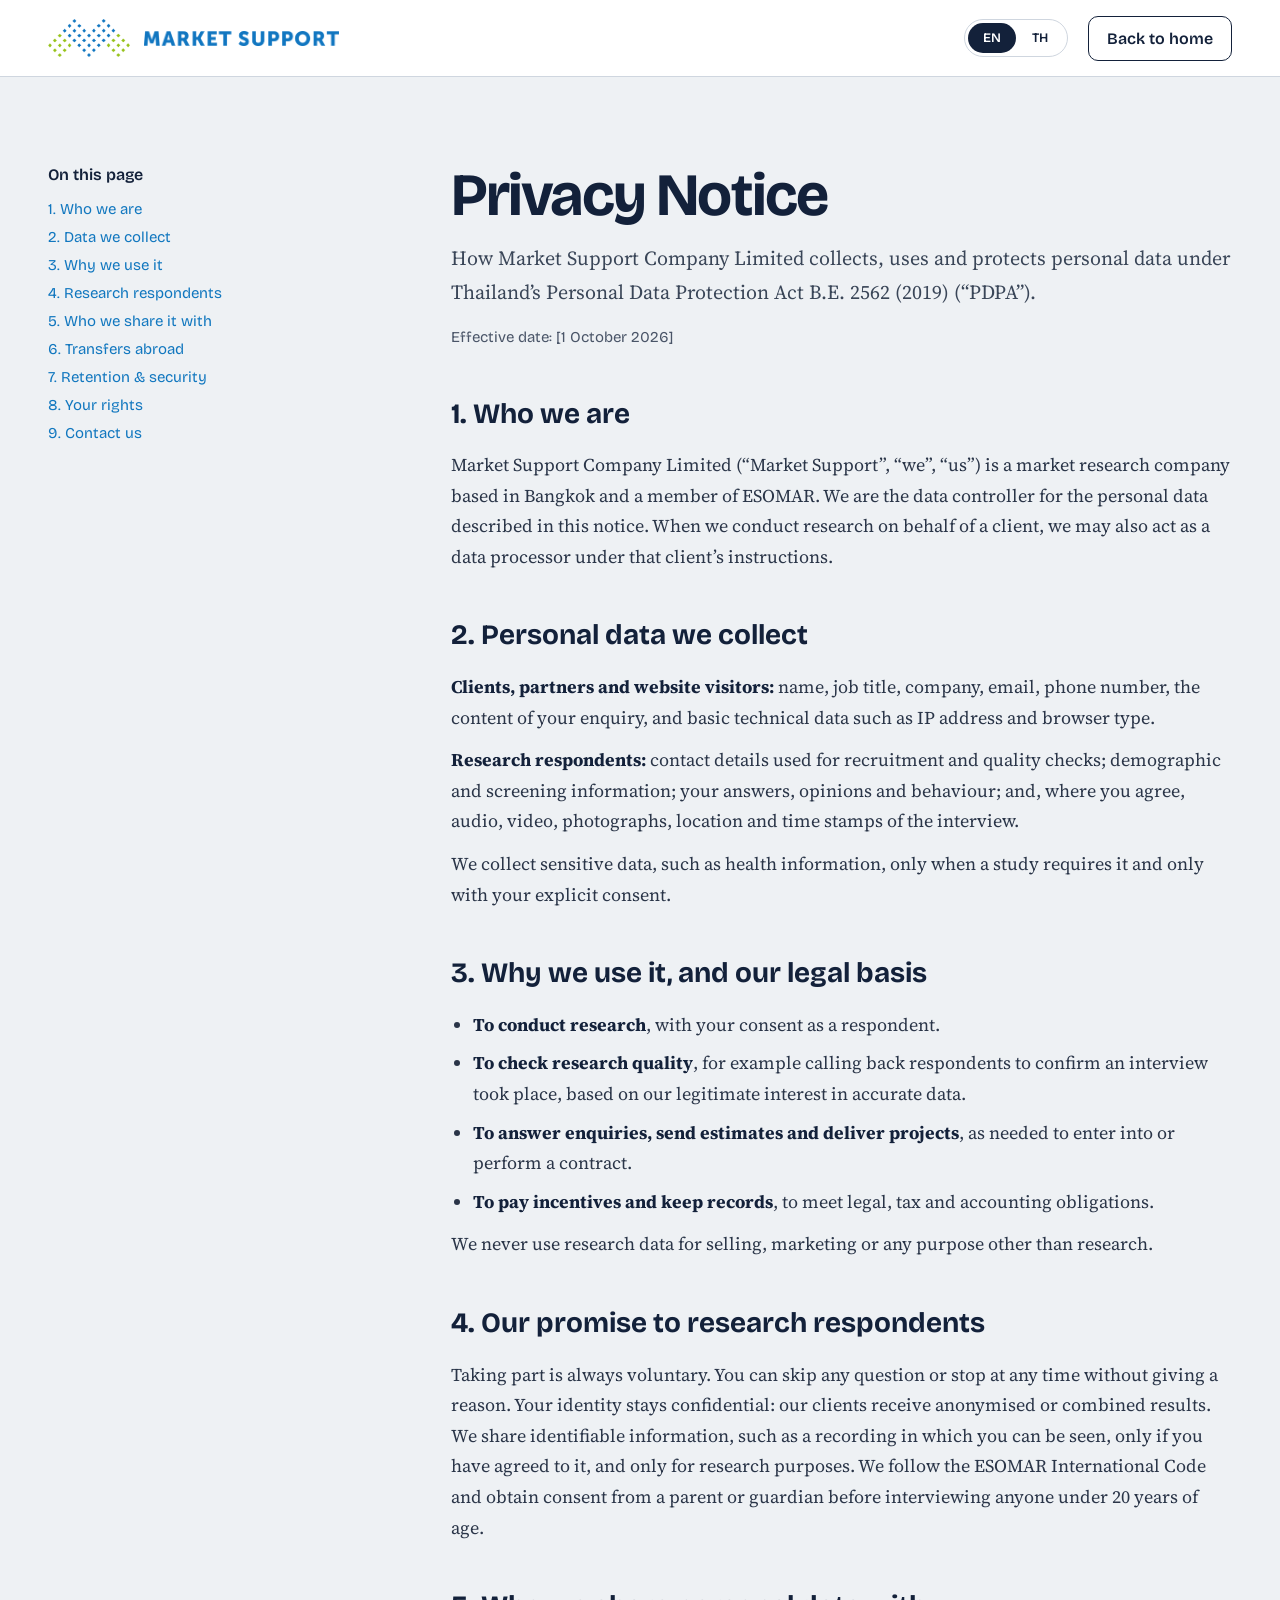
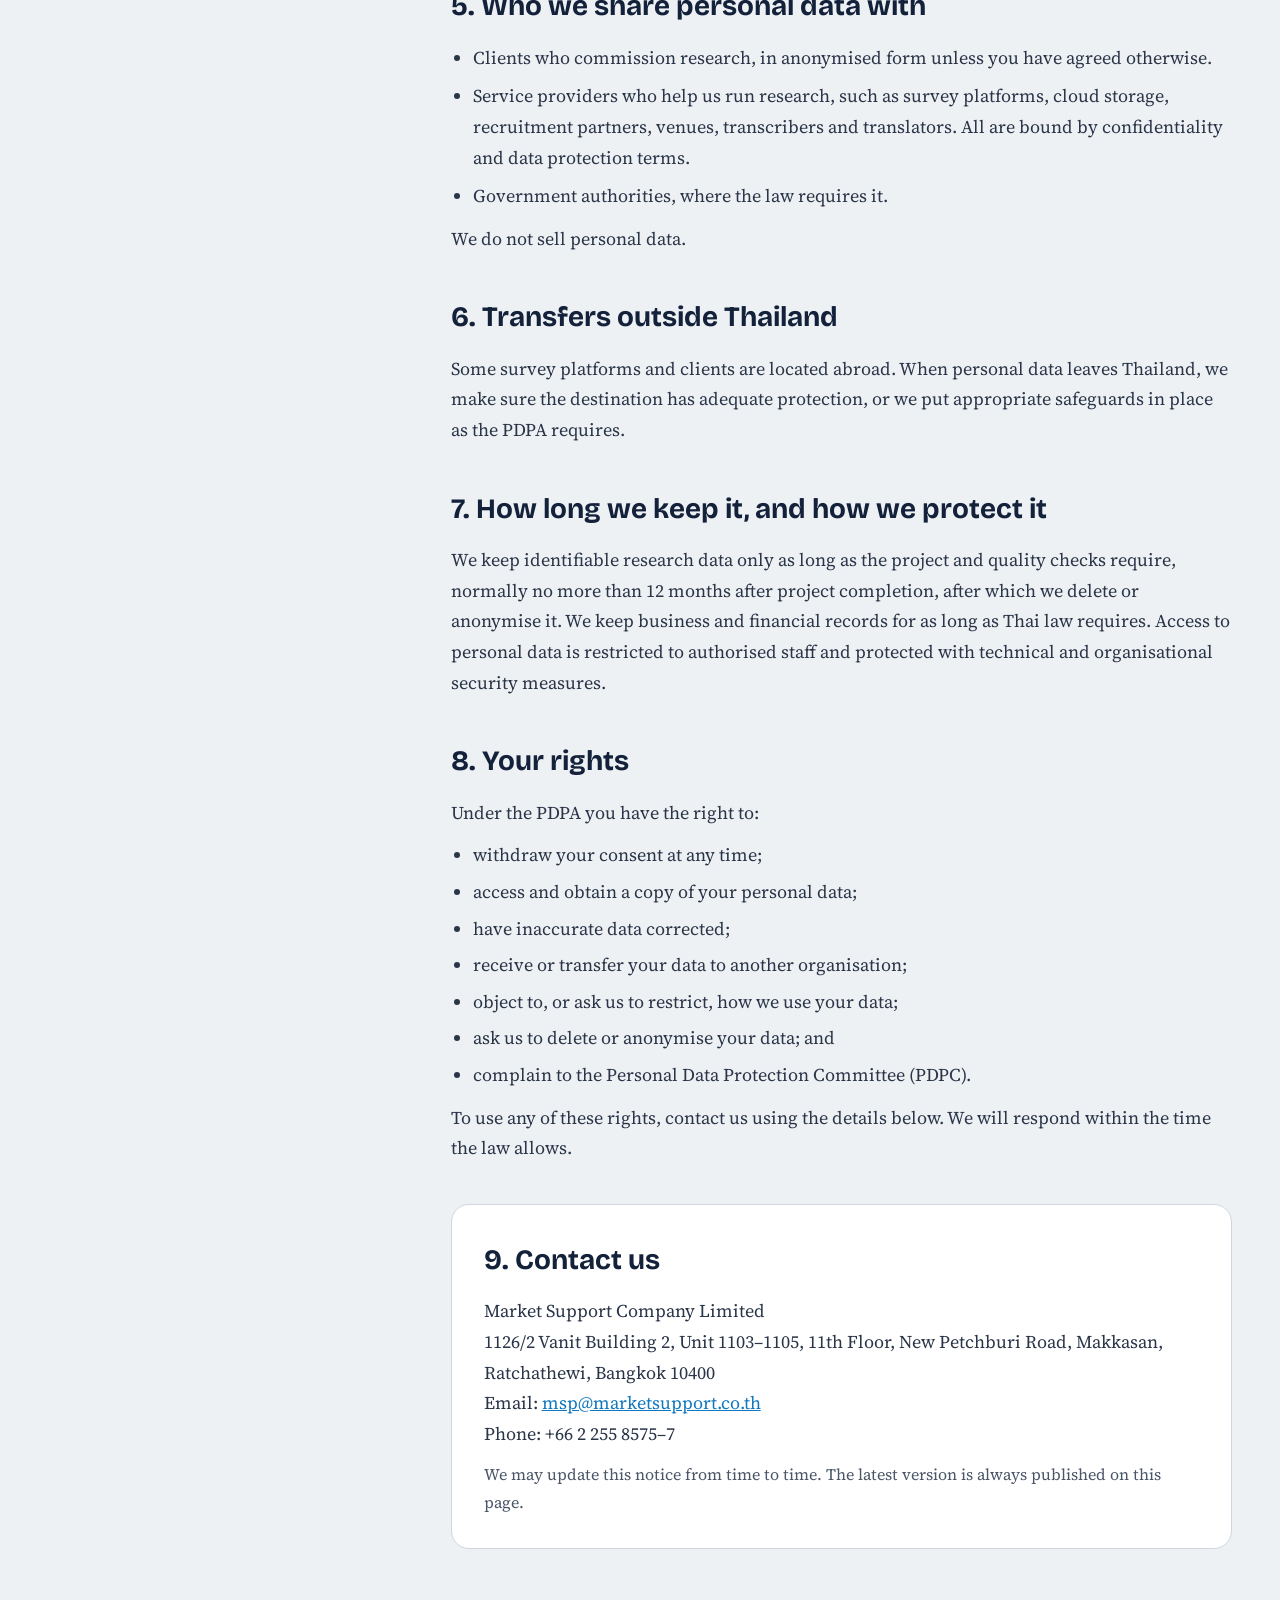
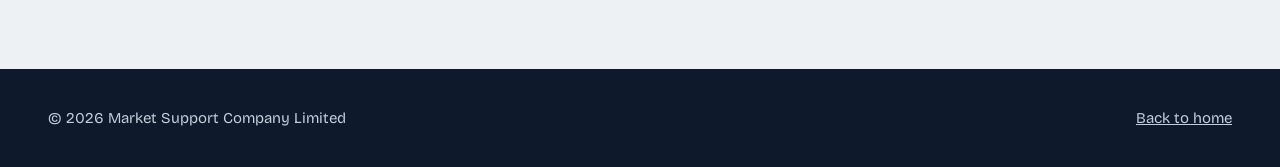
<file: privacy.html>
<!doctype html>
<html lang="en">
<head>
<meta charset="utf-8">
<meta name="viewport" content="width=device-width, initial-scale=1">
<title>Privacy Notice — Market Support Co., Ltd.</title>
<meta name="description" content="Market Support is an independent Thai market research company in Bangkok since 1995. Quantitative and qualitative research, nationwide fieldwork and focus group facilities.">
<link rel="canonical" href="https://u3621195.github.io/privacy.html">
<link rel="alternate" hreflang="en" href="https://u3621195.github.io/privacy.html">
<link rel="alternate" hreflang="th" href="https://u3621195.github.io/th/privacy.html">
<link rel="alternate" hreflang="x-default" href="https://u3621195.github.io/privacy.html">
<meta property="og:type" content="website">
<meta property="og:title" content="Privacy Notice — Market Support Co., Ltd.">
<meta property="og:description" content="Market Support is an independent Thai market research company in Bangkok since 1995. Quantitative and qualitative research, nationwide fieldwork and focus group facilities.">
<meta property="og:url" content="https://u3621195.github.io/privacy.html">
<meta property="og:image" content="https://u3621195.github.io/assets/img/og-image.jpg">
<meta property="og:locale" content="en_US">
<meta name="theme-color" content="#13213A">
<meta name="robots" content="noindex, nofollow">
<link rel="icon" type="image/png" href="assets/img/favicon.png">
<link rel="apple-touch-icon" href="assets/img/apple-touch-icon.png">
<link rel="preload" href="assets/fonts/bricolage-grotesque-latin-opsz-normal.woff2" as="font" type="font/woff2" crossorigin>
<link rel="preload" href="assets/fonts/source-serif-4-latin-opsz-normal.woff2" as="font" type="font/woff2" crossorigin>
<link rel="stylesheet" href="assets/css/fonts-en.css">
<link rel="stylesheet" href="assets/css/privacy.css">
<link rel="stylesheet" href="assets/css/site.css">
</head>
<body>
<div id="app">

<div style="width: 100%; min-width: 1200px; background: #EEF1F4; font-family: 'Source Serif 4', Georgia, serif; color: #13213A">

<header style="background: #FFFFFF; border-bottom: 1px solid #CFD6DF">
<nav aria-label="Main" style="max-width: 1240px; margin: 0 auto; padding: 0 48px; height: 76px; display: flex; align-items: center; justify-content: space-between; font-family: 'Bricolage Grotesque', sans-serif">
<a href="index.html" aria-label="Market Support, home" style="display: flex; align-items: center; gap: 14px; text-decoration: none">
<img src="assets/img/logo-mark.png" alt="" style="height: 38px; width: auto; display: block">
<img src="assets/img/logo-wordmark.png" alt="Market Support" style="height: 15px; width: auto; display: block">
</a>
<div class="lang-toggle" role="group" aria-label="Language / ภาษา"><a href="privacy.html" hreflang="en" lang="en" data-lang="en" aria-current="page">EN</a><a href="th/privacy.html" hreflang="th" lang="th" data-lang="th">TH</a></div>
<a href="index.html" style="color: #13213A; font-size: 16px; font-weight: 600; text-decoration: none; padding: 12px 18px; border: 1.5px solid #13213A; border-radius: 10px">Back to home</a>
</nav>
</header>

<main style="max-width: 1240px; margin: 0 auto; padding: 88px 48px 120px; display: grid; grid-template-columns: repeat(12, minmax(0, 1fr)); column-gap: 24px">
<aside style="grid-column: span 3; position: sticky; top: 32px; align-self: start; display: flex; flex-direction: column; gap: 10px; font-family: 'Bricolage Grotesque', sans-serif; font-size: 15px">
<p style="margin: 0 0 6px; font-weight: 600; font-size: 16px">On this page</p>
<a href="#p1" style="text-decoration: none">1. Who we are</a>
<a href="#p2" style="text-decoration: none">2. Data we collect</a>
<a href="#p3" style="text-decoration: none">3. Why we use it</a>
<a href="#p4" style="text-decoration: none">4. Research respondents</a>
<a href="#p5" style="text-decoration: none">5. Who we share it with</a>
<a href="#p6" style="text-decoration: none">6. Transfers abroad</a>
<a href="#p7" style="text-decoration: none">7. Retention &amp; security</a>
<a href="#p8" style="text-decoration: none">8. Your rights</a>
<a href="#p9" style="text-decoration: none">9. Contact us</a>
</aside>

<article style="grid-column: 5 / span 8; display: flex; flex-direction: column; gap: 40px; font-size: 18px; line-height: 1.7; color: #2A3548">
<div style="display: flex; flex-direction: column; gap: 16px">
<h1 style="margin: 0; font-family: 'Bricolage Grotesque', sans-serif; font-size: 60px; line-height: 1; letter-spacing: -0.03em; color: #13213A">Privacy Notice</h1>
<p style="margin: 0; font-size: 20px; color: #3A4658">How Market Support Company Limited collects, uses and protects personal data under Thailand’s Personal Data Protection Act B.E. 2562 (2019) (“PDPA”).</p>
<p style="margin: 0; font-family: 'Bricolage Grotesque', sans-serif; font-size: 15px; color: #4A5568">Effective date: [1 October 2026]</p>
</div>

<section id="p1" style="display: flex; flex-direction: column; gap: 12px">
<h2 style="margin: 0; font-family: 'Bricolage Grotesque', sans-serif; font-size: 28px; color: #13213A">1. Who we are</h2>
<p style="margin: 0">Market Support Company Limited (“Market Support”, “we”, “us”) is a market research company based in Bangkok and a member of ESOMAR. We are the data controller for the personal data described in this notice. When we conduct research on behalf of a client, we may also act as a data processor under that client’s instructions.</p>
</section>

<section id="p2" style="display: flex; flex-direction: column; gap: 12px">
<h2 style="margin: 0; font-family: 'Bricolage Grotesque', sans-serif; font-size: 28px; color: #13213A">2. Personal data we collect</h2>
<p style="margin: 0"><strong style="color: #13213A">Clients, partners and website visitors:</strong> name, job title, company, email, phone number, the content of your enquiry, and basic technical data such as IP address and browser type.</p>
<p style="margin: 0"><strong style="color: #13213A">Research respondents:</strong> contact details used for recruitment and quality checks; demographic and screening information; your answers, opinions and behaviour; and, where you agree, audio, video, photographs, location and time stamps of the interview.</p>
<p style="margin: 0">We collect sensitive data, such as health information, only when a study requires it and only with your explicit consent.</p>
</section>

<section id="p3" style="display: flex; flex-direction: column; gap: 12px">
<h2 style="margin: 0; font-family: 'Bricolage Grotesque', sans-serif; font-size: 28px; color: #13213A">3. Why we use it, and our legal basis</h2>
<ul style="margin: 0; padding-left: 22px; display: flex; flex-direction: column; gap: 8px">
<li><strong style="color: #13213A">To conduct research</strong>, with your consent as a respondent.</li>
<li><strong style="color: #13213A">To check research quality</strong>, for example calling back respondents to confirm an interview took place, based on our legitimate interest in accurate data.</li>
<li><strong style="color: #13213A">To answer enquiries, send estimates and deliver projects</strong>, as needed to enter into or perform a contract.</li>
<li><strong style="color: #13213A">To pay incentives and keep records</strong>, to meet legal, tax and accounting obligations.</li>
</ul>
<p style="margin: 0">We never use research data for selling, marketing or any purpose other than research.</p>
</section>

<section id="p4" style="display: flex; flex-direction: column; gap: 12px">
<h2 style="margin: 0; font-family: 'Bricolage Grotesque', sans-serif; font-size: 28px; color: #13213A">4. Our promise to research respondents</h2>
<p style="margin: 0">Taking part is always voluntary. You can skip any question or stop at any time without giving a reason. Your identity stays confidential: our clients receive anonymised or combined results. We share identifiable information, such as a recording in which you can be seen, only if you have agreed to it, and only for research purposes. We follow the ESOMAR International Code and obtain consent from a parent or guardian before interviewing anyone under 20 years of age.</p>
</section>

<section id="p5" style="display: flex; flex-direction: column; gap: 12px">
<h2 style="margin: 0; font-family: 'Bricolage Grotesque', sans-serif; font-size: 28px; color: #13213A">5. Who we share personal data with</h2>
<ul style="margin: 0; padding-left: 22px; display: flex; flex-direction: column; gap: 8px">
<li>Clients who commission research, in anonymised form unless you have agreed otherwise.</li>
<li>Service providers who help us run research, such as survey platforms, cloud storage, recruitment partners, venues, transcribers and translators. All are bound by confidentiality and data protection terms.</li>
<li>Government authorities, where the law requires it.</li>
</ul>
<p style="margin: 0">We do not sell personal data.</p>
</section>

<section id="p6" style="display: flex; flex-direction: column; gap: 12px">
<h2 style="margin: 0; font-family: 'Bricolage Grotesque', sans-serif; font-size: 28px; color: #13213A">6. Transfers outside Thailand</h2>
<p style="margin: 0">Some survey platforms and clients are located abroad. When personal data leaves Thailand, we make sure the destination has adequate protection, or we put appropriate safeguards in place as the PDPA requires.</p>
</section>

<section id="p7" style="display: flex; flex-direction: column; gap: 12px">
<h2 style="margin: 0; font-family: 'Bricolage Grotesque', sans-serif; font-size: 28px; color: #13213A">7. How long we keep it, and how we protect it</h2>
<p style="margin: 0">We keep identifiable research data only as long as the project and quality checks require, normally no more than 12 months after project completion, after which we delete or anonymise it. We keep business and financial records for as long as Thai law requires. Access to personal data is restricted to authorised staff and protected with technical and organisational security measures.</p>
</section>

<section id="p8" style="display: flex; flex-direction: column; gap: 12px">
<h2 style="margin: 0; font-family: 'Bricolage Grotesque', sans-serif; font-size: 28px; color: #13213A">8. Your rights</h2>
<p style="margin: 0">Under the PDPA you have the right to:</p>
<ul style="margin: 0; padding-left: 22px; display: flex; flex-direction: column; gap: 6px">
<li>withdraw your consent at any time;</li>
<li>access and obtain a copy of your personal data;</li>
<li>have inaccurate data corrected;</li>
<li>receive or transfer your data to another organisation;</li>
<li>object to, or ask us to restrict, how we use your data;</li>
<li>ask us to delete or anonymise your data; and</li>
<li>complain to the Personal Data Protection Committee (PDPC).</li>
</ul>
<p style="margin: 0">To use any of these rights, contact us using the details below. We will respond within the time the law allows.</p>
</section>

<section id="p9" style="display: flex; flex-direction: column; gap: 12px; background: #FFFFFF; border: 1px solid #CFD6DF; border-radius: 18px; padding: 32px">
<h2 style="margin: 0; font-family: 'Bricolage Grotesque', sans-serif; font-size: 28px; color: #13213A">9. Contact us</h2>
<p style="margin: 0">Market Support Company Limited<br>1126/2 Vanit Building 2, Unit 1103–1105, 11th Floor, New Petchburi Road, Makkasan, Ratchathewi, Bangkok 10400<br>Email: <a href="mailto:msp@marketsupport.co.th">msp@marketsupport.co.th</a><br>Phone: +66 2 255 8575–7<br></p>
<p style="margin: 0; font-size: 16px; color: #4A5568">We may update this notice from time to time. The latest version is always published on this page.</p>
</section>
</article>
</main>

<footer style="background: #0E192C; color: #C3CCD8">
<div style="max-width: 1240px; margin: 0 auto; padding: 40px 48px; display: flex; justify-content: space-between; font-family: 'Bricolage Grotesque', sans-serif; font-size: 15px">
<span>© 2026 Market Support Company Limited</span>
<a href="index.html" style="color: #C3CCD8">Back to home</a>
</div>
</footer>
</div>
</div>
<script src="assets/js/site.js" defer></script>
</body>
</html>
</file>
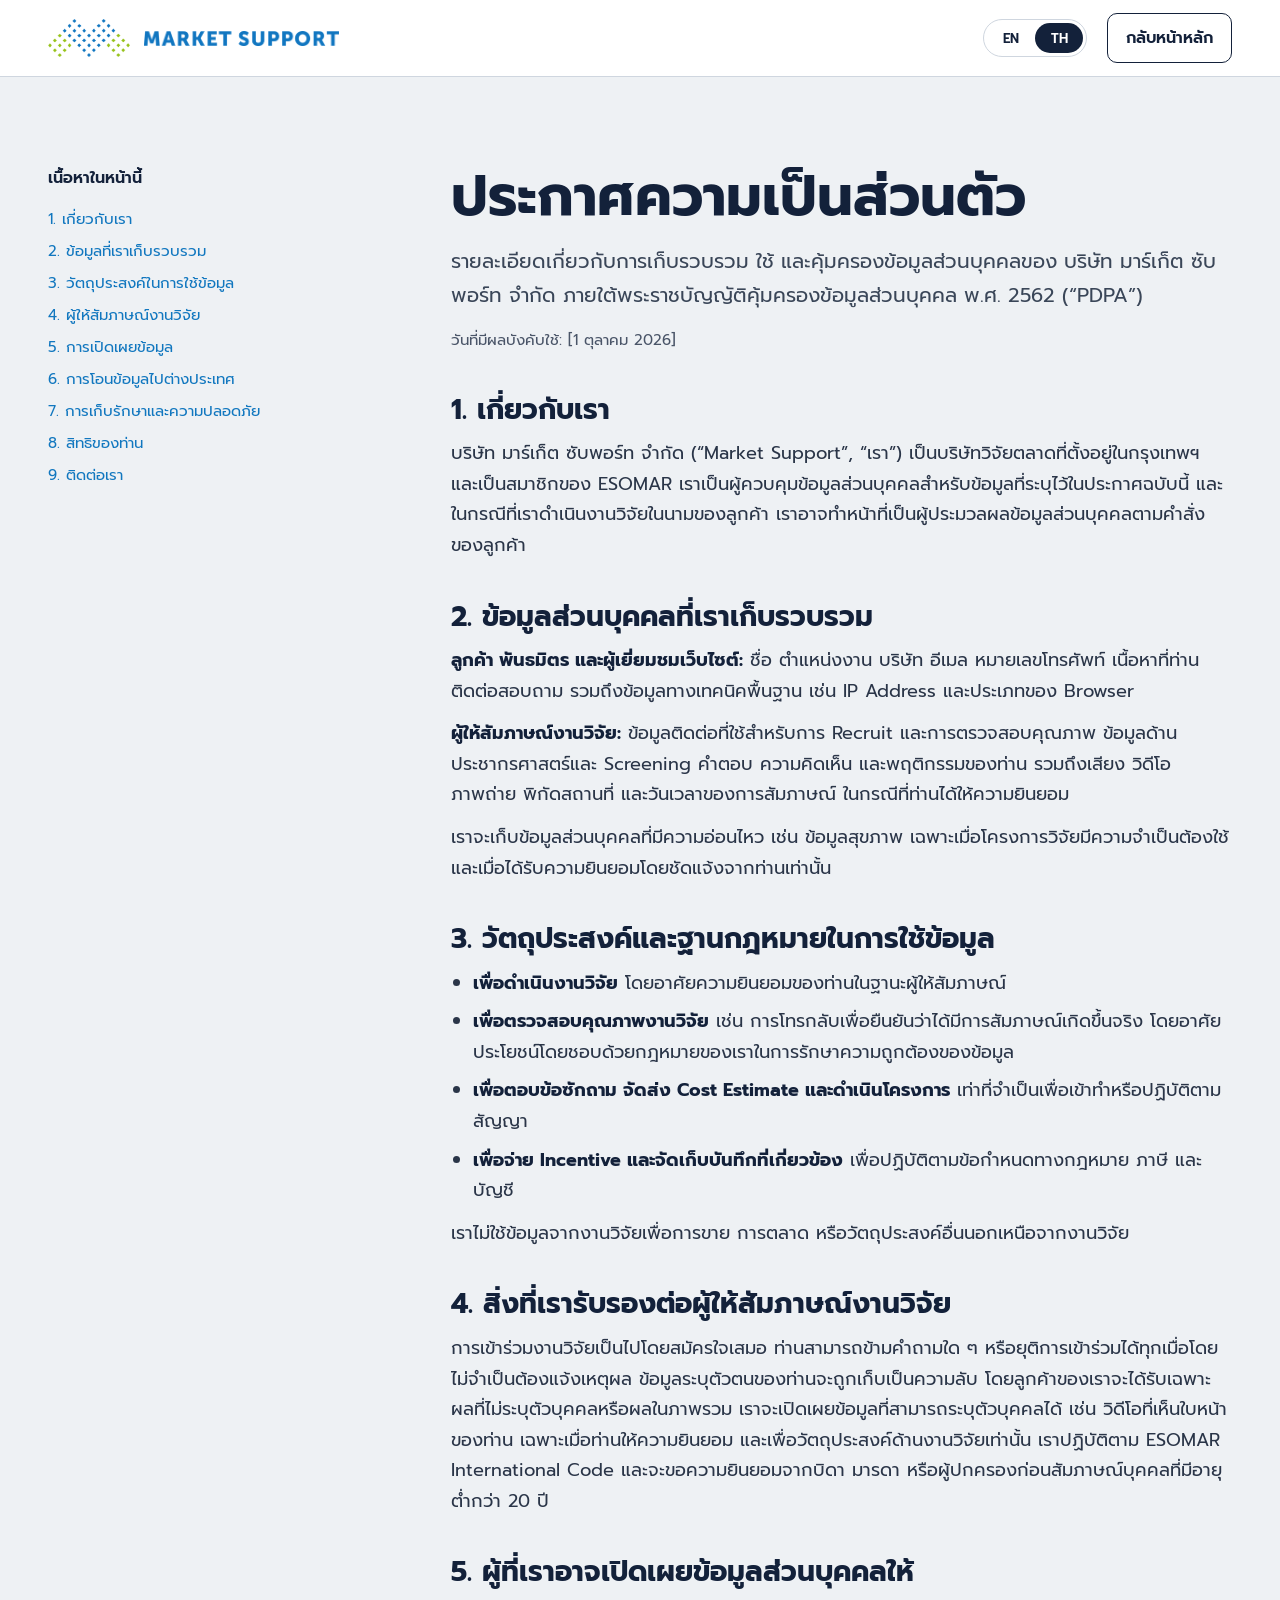
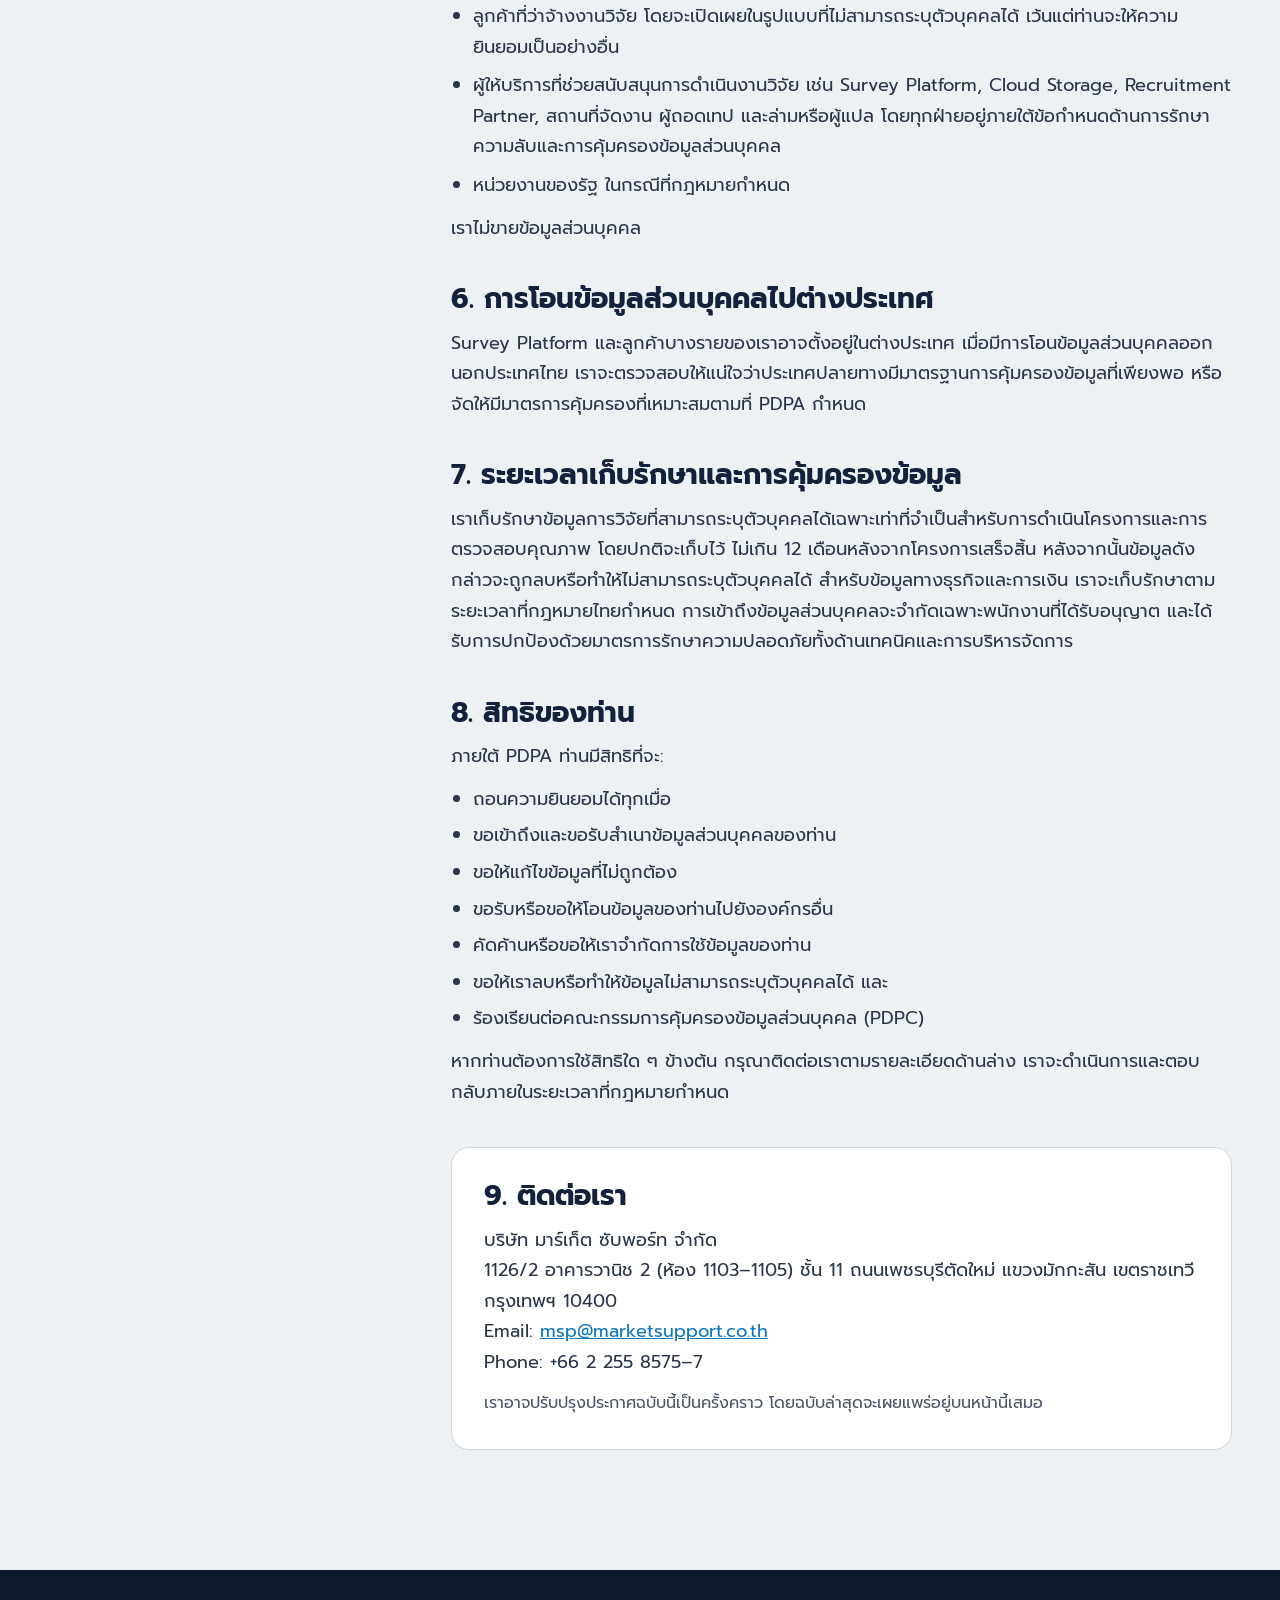
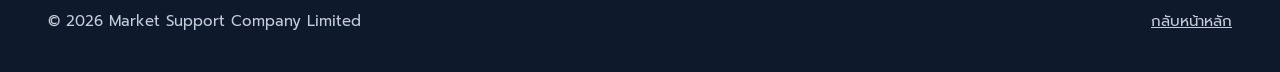
<file: th/privacy.html>
<!doctype html>
<html lang="th">
<head>
<meta charset="utf-8">
<meta name="viewport" content="width=device-width, initial-scale=1">
<title>ประกาศความเป็นส่วนตัว — บริษัท มาร์เก็ต ซับพอร์ท จำกัด</title>
<meta name="description" content="มาร์เก็ต ซับพอร์ท บริษัทวิจัยตลาดอิสระสัญชาติไทยตั้งแต่ปี 1995 ให้บริการวิจัยเชิงปริมาณและเชิงคุณภาพ งานภาคสนามทั่วประเทศ และห้องสนทนากลุ่ม">
<link rel="canonical" href="https://u3621195.github.io/th/privacy.html">
<link rel="alternate" hreflang="en" href="https://u3621195.github.io/privacy.html">
<link rel="alternate" hreflang="th" href="https://u3621195.github.io/th/privacy.html">
<link rel="alternate" hreflang="x-default" href="https://u3621195.github.io/privacy.html">
<meta property="og:type" content="website">
<meta property="og:title" content="ประกาศความเป็นส่วนตัว — บริษัท มาร์เก็ต ซับพอร์ท จำกัด">
<meta property="og:description" content="มาร์เก็ต ซับพอร์ท บริษัทวิจัยตลาดอิสระสัญชาติไทยตั้งแต่ปี 1995 ให้บริการวิจัยเชิงปริมาณและเชิงคุณภาพ งานภาคสนามทั่วประเทศ และห้องสนทนากลุ่ม">
<meta property="og:url" content="https://u3621195.github.io/th/privacy.html">
<meta property="og:image" content="https://u3621195.github.io/assets/img/og-image.jpg">
<meta property="og:locale" content="th_TH">
<meta name="theme-color" content="#13213A">
<meta name="robots" content="noindex, nofollow">
<link rel="icon" type="image/png" href="../assets/img/favicon.png">
<link rel="apple-touch-icon" href="../assets/img/apple-touch-icon.png">
<link rel="preload" href="../assets/fonts/prompt-thai-400-normal.woff2" as="font" type="font/woff2" crossorigin>
<link rel="preload" href="../assets/fonts/prompt-thai-600-normal.woff2" as="font" type="font/woff2" crossorigin>
<link rel="stylesheet" href="../assets/css/fonts-th.css">
<link rel="stylesheet" href="../assets/css/privacy.css">
<link rel="stylesheet" href="../assets/css/site.css">
<link rel="stylesheet" href="../assets/css/lang-th.css">
<style>#app, #app *{font-family:'Prompt',sans-serif !important;} #app h1,#app h2,#app h3{letter-spacing:0 !important;} @media(max-width:960px){#app article{font-size:17px !important;line-height:1.75 !important;}}</style>
</head>
<body>
<div id="app">

<div style="width: 100%; min-width: 1200px; background: #EEF1F4; font-family: 'Source Serif 4', Georgia, serif; color: #13213A">

<header style="background: #FFFFFF; border-bottom: 1px solid #CFD6DF">
<nav aria-label="Main" style="max-width: 1240px; margin: 0 auto; padding: 0 48px; height: 76px; display: flex; align-items: center; justify-content: space-between; font-family: 'Bricolage Grotesque', sans-serif">
<a href="index.html" aria-label="Market Support, หน้าแรก" style="display: flex; align-items: center; gap: 14px; text-decoration: none">
<img src="../assets/img/logo-mark.png" alt="" style="height: 38px; width: auto; display: block">
<img src="../assets/img/logo-wordmark.png" alt="Market Support" style="height: 15px; width: auto; display: block">
</a>
<div class="lang-toggle" role="group" aria-label="Language / ภาษา"><a href="../privacy.html" hreflang="en" lang="en" data-lang="en">EN</a><a href="privacy.html" hreflang="th" lang="th" data-lang="th" aria-current="page">TH</a></div>
<a href="index.html" style="color: #13213A; font-size: 16px; font-weight: 600; text-decoration: none; padding: 12px 18px; border: 1.5px solid #13213A; border-radius: 10px">กลับหน้าหลัก</a>
</nav>
</header>

<main style="max-width: 1240px; margin: 0 auto; padding: 88px 48px 120px; display: grid; grid-template-columns: repeat(12, minmax(0, 1fr)); column-gap: 24px">
<aside style="grid-column: span 3; position: sticky; top: 32px; align-self: start; display: flex; flex-direction: column; gap: 10px; font-family: 'Bricolage Grotesque', sans-serif; font-size: 15px">
<p style="margin: 0 0 6px; font-weight: 600; font-size: 16px">เนื้อหาในหน้านี้</p>
<a href="#p1" style="text-decoration: none">1. เกี่ยวกับเรา</a>
<a href="#p2" style="text-decoration: none">2. ข้อมูลที่เราเก็บรวบรวม</a>
<a href="#p3" style="text-decoration: none">3. วัตถุประสงค์ในการใช้ข้อมูล</a>
<a href="#p4" style="text-decoration: none">4. ผู้ให้สัมภาษณ์งานวิจัย</a>
<a href="#p5" style="text-decoration: none">5. การเปิดเผยข้อมูล</a>
<a href="#p6" style="text-decoration: none">6. การโอนข้อมูลไปต่างประเทศ</a>
<a href="#p7" style="text-decoration: none">7. การเก็บรักษาและความปลอดภัย</a>
<a href="#p8" style="text-decoration: none">8. สิทธิของท่าน</a>
<a href="#p9" style="text-decoration: none">9. ติดต่อเรา</a>
</aside>

<article style="grid-column: 5 / span 8; display: flex; flex-direction: column; gap: 40px; font-size: 18px; line-height: 1.7; color: #2A3548">
<div style="display: flex; flex-direction: column; gap: 16px">
<h1 style="margin: 0; font-family: 'Prompt', sans-serif; font-size: 56px; line-height: 1.18; letter-spacing: 0; color: #13213A">ประกาศความเป็นส่วนตัว</h1>
<p style="margin: 0; font-size: 20px; color: #3A4658">รายละเอียดเกี่ยวกับการเก็บรวบรวม ใช้ และคุ้มครองข้อมูลส่วนบุคคลของ บริษัท มาร์เก็ต ซับพอร์ท จำกัด ภายใต้พระราชบัญญัติคุ้มครองข้อมูลส่วนบุคคล พ.ศ. 2562 (“PDPA”)</p>
<p style="margin: 0; font-family: 'Prompt', sans-serif; font-size: 15px; color: #4A5568">วันที่มีผลบังคับใช้: [1 ตุลาคม 2026]</p>
</div>

<section id="p1" style="display: flex; flex-direction: column; gap: 12px">
<h2 style="margin: 0; font-family: 'Prompt', sans-serif; font-size: 28px; color: #13213A">1. เกี่ยวกับเรา</h2>
<p style="margin: 0">บริษัท มาร์เก็ต ซับพอร์ท จำกัด (“Market Support”, “เรา”) เป็นบริษัทวิจัยตลาดที่ตั้งอยู่ในกรุงเทพฯ และเป็นสมาชิกของ ESOMAR เราเป็นผู้ควบคุมข้อมูลส่วนบุคคลสำหรับข้อมูลที่ระบุไว้ในประกาศฉบับนี้ และในกรณีที่เราดำเนินงานวิจัยในนามของลูกค้า เราอาจทำหน้าที่เป็นผู้ประมวลผลข้อมูลส่วนบุคคลตามคำสั่งของลูกค้า</p>
</section>

<section id="p2" style="display: flex; flex-direction: column; gap: 12px">
<h2 style="margin: 0; font-family: 'Prompt', sans-serif; font-size: 28px; color: #13213A">2. ข้อมูลส่วนบุคคลที่เราเก็บรวบรวม</h2>
<p style="margin: 0"><strong style="color: #13213A">ลูกค้า พันธมิตร และผู้เยี่ยมชมเว็บไซต์:</strong> ชื่อ ตำแหน่งงาน บริษัท อีเมล หมายเลขโทรศัพท์ เนื้อหาที่ท่านติดต่อสอบถาม รวมถึงข้อมูลทางเทคนิคพื้นฐาน เช่น IP Address และประเภทของ Browser</p>
<p style="margin: 0"><strong style="color: #13213A">ผู้ให้สัมภาษณ์งานวิจัย:</strong> ข้อมูลติดต่อที่ใช้สำหรับการ Recruit และการตรวจสอบคุณภาพ ข้อมูลด้านประชากรศาสตร์และ Screening คำตอบ ความคิดเห็น และพฤติกรรมของท่าน รวมถึงเสียง วิดีโอ ภาพถ่าย พิกัดสถานที่ และวันเวลาของการสัมภาษณ์ ในกรณีที่ท่านได้ให้ความยินยอม</p>
<p style="margin: 0">เราจะเก็บข้อมูลส่วนบุคคลที่มีความอ่อนไหว เช่น ข้อมูลสุขภาพ เฉพาะเมื่อโครงการวิจัยมีความจำเป็นต้องใช้ และเมื่อได้รับความยินยอมโดยชัดแจ้งจากท่านเท่านั้น</p>
</section>

<section id="p3" style="display: flex; flex-direction: column; gap: 12px">
<h2 style="margin: 0; font-family: 'Prompt', sans-serif; font-size: 28px; color: #13213A">3. วัตถุประสงค์และฐานกฎหมายในการใช้ข้อมูล</h2>
<ul style="margin: 0; padding-left: 22px; display: flex; flex-direction: column; gap: 8px">
<li><strong style="color: #13213A">เพื่อดำเนินงานวิจัย</strong> โดยอาศัยความยินยอมของท่านในฐานะผู้ให้สัมภาษณ์</li>
<li><strong style="color: #13213A">เพื่อตรวจสอบคุณภาพงานวิจัย</strong> เช่น การโทรกลับเพื่อยืนยันว่าได้มีการสัมภาษณ์เกิดขึ้นจริง โดยอาศัยประโยชน์โดยชอบด้วยกฎหมายของเราในการรักษาความถูกต้องของข้อมูล</li>
<li><strong style="color: #13213A">เพื่อตอบข้อซักถาม จัดส่ง Cost Estimate และดำเนินโครงการ</strong> เท่าที่จำเป็นเพื่อเข้าทำหรือปฏิบัติตามสัญญา</li>
<li><strong style="color: #13213A">เพื่อจ่าย Incentive และจัดเก็บบันทึกที่เกี่ยวข้อง</strong> เพื่อปฏิบัติตามข้อกำหนดทางกฎหมาย ภาษี และบัญชี</li>
</ul>
<p style="margin: 0">เราไม่ใช้ข้อมูลจากงานวิจัยเพื่อการขาย การตลาด หรือวัตถุประสงค์อื่นนอกเหนือจากงานวิจัย</p>
</section>

<section id="p4" style="display: flex; flex-direction: column; gap: 12px">
<h2 style="margin: 0; font-family: 'Prompt', sans-serif; font-size: 28px; color: #13213A">4. สิ่งที่เรารับรองต่อผู้ให้สัมภาษณ์งานวิจัย</h2>
<p style="margin: 0">การเข้าร่วมงานวิจัยเป็นไปโดยสมัครใจเสมอ ท่านสามารถข้ามคำถามใด ๆ หรือยุติการเข้าร่วมได้ทุกเมื่อโดยไม่จำเป็นต้องแจ้งเหตุผล ข้อมูลระบุตัวตนของท่านจะถูกเก็บเป็นความลับ โดยลูกค้าของเราจะได้รับเฉพาะผลที่ไม่ระบุตัวบุคคลหรือผลในภาพรวม เราจะเปิดเผยข้อมูลที่สามารถระบุตัวบุคคลได้ เช่น วิดีโอที่เห็นใบหน้าของท่าน เฉพาะเมื่อท่านให้ความยินยอม และเพื่อวัตถุประสงค์ด้านงานวิจัยเท่านั้น เราปฏิบัติตาม ESOMAR International Code และจะขอความยินยอมจากบิดา มารดา หรือผู้ปกครองก่อนสัมภาษณ์บุคคลที่มีอายุต่ำกว่า 20 ปี</p>
</section>

<section id="p5" style="display: flex; flex-direction: column; gap: 12px">
<h2 style="margin: 0; font-family: 'Prompt', sans-serif; font-size: 28px; color: #13213A">5. ผู้ที่เราอาจเปิดเผยข้อมูลส่วนบุคคลให้</h2>
<ul style="margin: 0; padding-left: 22px; display: flex; flex-direction: column; gap: 8px">
<li>ลูกค้าที่ว่าจ้างงานวิจัย โดยจะเปิดเผยในรูปแบบที่ไม่สามารถระบุตัวบุคคลได้ เว้นแต่ท่านจะให้ความยินยอมเป็นอย่างอื่น</li>
<li>ผู้ให้บริการที่ช่วยสนับสนุนการดำเนินงานวิจัย เช่น Survey Platform, Cloud Storage, Recruitment Partner, สถานที่จัดงาน ผู้ถอดเทป และล่ามหรือผู้แปล โดยทุกฝ่ายอยู่ภายใต้ข้อกำหนดด้านการรักษาความลับและการคุ้มครองข้อมูลส่วนบุคคล</li>
<li>หน่วยงานของรัฐ ในกรณีที่กฎหมายกำหนด</li>
</ul>
<p style="margin: 0">เราไม่ขายข้อมูลส่วนบุคคล</p>
</section>

<section id="p6" style="display: flex; flex-direction: column; gap: 12px">
<h2 style="margin: 0; font-family: 'Prompt', sans-serif; font-size: 28px; color: #13213A">6. การโอนข้อมูลส่วนบุคคลไปต่างประเทศ</h2>
<p style="margin: 0">Survey Platform และลูกค้าบางรายของเราอาจตั้งอยู่ในต่างประเทศ เมื่อมีการโอนข้อมูลส่วนบุคคลออกนอกประเทศไทย เราจะตรวจสอบให้แน่ใจว่าประเทศปลายทางมีมาตรฐานการคุ้มครองข้อมูลที่เพียงพอ หรือจัดให้มีมาตรการคุ้มครองที่เหมาะสมตามที่ PDPA กำหนด</p>
</section>

<section id="p7" style="display: flex; flex-direction: column; gap: 12px">
<h2 style="margin: 0; font-family: 'Prompt', sans-serif; font-size: 28px; color: #13213A">7. ระยะเวลาเก็บรักษาและการคุ้มครองข้อมูล</h2>
<p style="margin: 0">เราเก็บรักษาข้อมูลการวิจัยที่สามารถระบุตัวบุคคลได้เฉพาะเท่าที่จำเป็นสำหรับการดำเนินโครงการและการตรวจสอบคุณภาพ โดยปกติจะเก็บไว้ ไม่เกิน 12 เดือนหลังจากโครงการเสร็จสิ้น หลังจากนั้นข้อมูลดังกล่าวจะถูกลบหรือทำให้ไม่สามารถระบุตัวบุคคลได้ สำหรับข้อมูลทางธุรกิจและการเงิน เราจะเก็บรักษาตามระยะเวลาที่กฎหมายไทยกำหนด การเข้าถึงข้อมูลส่วนบุคคลจะจำกัดเฉพาะพนักงานที่ได้รับอนุญาต และได้รับการปกป้องด้วยมาตรการรักษาความปลอดภัยทั้งด้านเทคนิคและการบริหารจัดการ</p>
</section>

<section id="p8" style="display: flex; flex-direction: column; gap: 12px">
<h2 style="margin: 0; font-family: 'Prompt', sans-serif; font-size: 28px; color: #13213A">8. สิทธิของท่าน</h2>
<p style="margin: 0">ภายใต้ PDPA ท่านมีสิทธิที่จะ:</p>
<ul style="margin: 0; padding-left: 22px; display: flex; flex-direction: column; gap: 6px">
<li>ถอนความยินยอมได้ทุกเมื่อ</li>
<li>ขอเข้าถึงและขอรับสำเนาข้อมูลส่วนบุคคลของท่าน</li>
<li>ขอให้แก้ไขข้อมูลที่ไม่ถูกต้อง</li>
<li>ขอรับหรือขอให้โอนข้อมูลของท่านไปยังองค์กรอื่น</li>
<li>คัดค้านหรือขอให้เราจำกัดการใช้ข้อมูลของท่าน</li>
<li>ขอให้เราลบหรือทำให้ข้อมูลไม่สามารถระบุตัวบุคคลได้ และ</li>
<li>ร้องเรียนต่อคณะกรรมการคุ้มครองข้อมูลส่วนบุคคล (PDPC)</li>
</ul>
<p style="margin: 0">หากท่านต้องการใช้สิทธิใด ๆ ข้างต้น กรุณาติดต่อเราตามรายละเอียดด้านล่าง เราจะดำเนินการและตอบกลับภายในระยะเวลาที่กฎหมายกำหนด</p>
</section>

<section id="p9" style="display: flex; flex-direction: column; gap: 12px; background: #FFFFFF; border: 1px solid #CFD6DF; border-radius: 18px; padding: 32px">
<h2 style="margin: 0; font-family: 'Prompt', sans-serif; font-size: 28px; color: #13213A">9. ติดต่อเรา</h2>
<p style="margin: 0">บริษัท มาร์เก็ต ซับพอร์ท จำกัด<br>1126/2 อาคารวานิช 2 (ห้อง 1103–1105) ชั้น 11 ถนนเพชรบุรีตัดใหม่ แขวงมักกะสัน เขตราชเทวี กรุงเทพฯ 10400<br>Email: <a href="mailto:msp@marketsupport.co.th">msp@marketsupport.co.th</a><br>Phone: +66 2 255 8575–7<br></p>
<p style="margin: 0; font-size: 16px; color: #4A5568">เราอาจปรับปรุงประกาศฉบับนี้เป็นครั้งคราว โดยฉบับล่าสุดจะเผยแพร่อยู่บนหน้านี้เสมอ</p>
</section>
</article>
</main>

<footer style="background: #0E192C; color: #C3CCD8">
<div style="max-width: 1240px; margin: 0 auto; padding: 40px 48px; display: flex; justify-content: space-between; font-family: 'Bricolage Grotesque', sans-serif; font-size: 15px">
<span>© 2026 Market Support Company Limited</span>
<a href="index.html" style="color: #C3CCD8">กลับหน้าหลัก</a>
</div>
</footer>
</div>
</div>
<script src="../assets/js/site.js" defer></script>
</body>
</html>
</file>
<file: assets/css/fonts-en.css>
@font-face{font-family:'Bricolage Grotesque';font-style:normal;font-weight:200 800;font-display:swap;src:url(../fonts/bricolage-grotesque-latin-ext-opsz-normal.woff2) format('woff2');unicode-range:U+0100-02BA,U+02BD-02C5,U+02C7-02CC,U+02CE-02D7,U+02DD-02FF,U+0304,U+0308,U+0329,U+1D00-1DBF,U+1E00-1E9F,U+1EF2-1EFF,U+2020,U+20A0-20AB,U+20AD-20C0,U+2113,U+2C60-2C7F,U+A720-A7FF}
@font-face{font-family:'Bricolage Grotesque';font-style:normal;font-weight:200 800;font-display:swap;src:url(../fonts/bricolage-grotesque-latin-opsz-normal.woff2) format('woff2');unicode-range:U+0000-00FF,U+0131,U+0152-0153,U+02BB-02BC,U+02C6,U+02DA,U+02DC,U+0304,U+0308,U+0329,U+2000-206F,U+20AC,U+2122,U+2191,U+2193,U+2212,U+2215,U+FEFF,U+FFFD}
@font-face{font-family:'Source Serif 4';font-style:normal;font-weight:200 900;font-display:swap;src:url(../fonts/source-serif-4-latin-ext-opsz-normal.woff2) format('woff2');unicode-range:U+0100-02BA,U+02BD-02C5,U+02C7-02CC,U+02CE-02D7,U+02DD-02FF,U+0304,U+0308,U+0329,U+1D00-1DBF,U+1E00-1E9F,U+1EF2-1EFF,U+2020,U+20A0-20AB,U+20AD-20C0,U+2113,U+2C60-2C7F,U+A720-A7FF}
@font-face{font-family:'Source Serif 4';font-style:normal;font-weight:200 900;font-display:swap;src:url(../fonts/source-serif-4-latin-opsz-normal.woff2) format('woff2');unicode-range:U+0000-00FF,U+0131,U+0152-0153,U+02BB-02BC,U+02C6,U+02DA,U+02DC,U+0304,U+0308,U+0329,U+2000-206F,U+20AC,U+2122,U+2191,U+2193,U+2212,U+2215,U+FEFF,U+FFFD}
@font-face{font-family:'Source Serif 4';font-style:italic;font-weight:200 900;font-display:swap;src:url(../fonts/source-serif-4-latin-ext-opsz-italic.woff2) format('woff2');unicode-range:U+0100-02BA,U+02BD-02C5,U+02C7-02CC,U+02CE-02D7,U+02DD-02FF,U+0304,U+0308,U+0329,U+1D00-1DBF,U+1E00-1E9F,U+1EF2-1EFF,U+2020,U+20A0-20AB,U+20AD-20C0,U+2113,U+2C60-2C7F,U+A720-A7FF}
@font-face{font-family:'Source Serif 4';font-style:italic;font-weight:200 900;font-display:swap;src:url(../fonts/source-serif-4-latin-opsz-italic.woff2) format('woff2');unicode-range:U+0000-00FF,U+0131,U+0152-0153,U+02BB-02BC,U+02C6,U+02DA,U+02DC,U+0304,U+0308,U+0329,U+2000-206F,U+20AC,U+2122,U+2191,U+2193,U+2212,U+2215,U+FEFF,U+FFFD}
</file>
<file: assets/css/home.css>
body{margin:0;background:#EEF1F4;color:#13213A;font-family:'Source Serif 4',Georgia,serif}
a{color:#13213A}a:hover{color:#1D6480}
.btn-primary:hover{filter:brightness(1.08)}
.btn-ghost:hover{background:rgba(19,33,58,.06) !important}
a:focus-visible,button:focus-visible,input:focus-visible,select:focus-visible,textarea:focus-visible{outline:3px solid #1177BF;outline-offset:2px}
input,select,textarea{font-family:'Source Serif 4',Georgia,serif}
.mq{overflow:hidden;-webkit-mask-image:linear-gradient(90deg,transparent 0,#000 7%,#000 93%,transparent 100%);mask-image:linear-gradient(90deg,transparent 0,#000 7%,#000 93%,transparent 100%)}
.mq:hover .mq-track{animation-play-state:paused !important}
@keyframes mq-rtl{from{transform:translateX(0)}to{transform:translateX(-50%)}}
@keyframes mq-ltr{from{transform:translateX(-50%)}to{transform:translateX(0)}}
.mq-static{display:none !important}
@media (prefers-reduced-motion: reduce){.mq-wrap{display:none !important}.mq-static{display:grid !important}.mq-toggle{display:none !important}}
/* ---------- Responsive: tablet & mobile ---------- */
@media (max-width: 960px){
[style*="min-width: 1200px"]{min-width:0 !important}
[style*="max-width: 1240px"]{padding-left:24px !important;padding-right:24px !important}
[style*="padding: 120px 48px"]{padding-top:72px !important;padding-bottom:72px !important}
[style*="padding: 88px 48px"]{padding-top:48px !important;padding-bottom:64px !important}
[style*="padding: 64px 48px"],[style*="padding: 56px 48px"]{padding-top:48px !important;padding-bottom:48px !important}
[style*="repeat(12"]{grid-template-columns:minmax(0,1fr) !important;row-gap:28px !important}
[style*="grid-column"]{grid-column:1 / -1 !important}
[style*="repeat(6"]{grid-template-columns:minmax(0,1fr) !important;gap:6px !important}
[style*="repeat(5"],[style*="repeat(4"],[style*="repeat(3"]{grid-template-columns:repeat(2,minmax(0,1fr)) !important}
[style*="justify-content: space-between; align-items: flex-end"]{flex-direction:column !important;align-items:flex-start !important;gap:16px !important}
[style*="font-size: 76px"]{font-size:52px !important}
[style*="font-size: 60px"]{font-size:44px !important}
[style*="font-size: 52px"]{font-size:38px !important}
[style*="padding: 48px"],[style*="padding: 56px"]{padding:28px !important}
[style*="padding: 44px"]{padding:24px !important}
nav[aria-label="Main"]{height:auto !important;flex-wrap:wrap !important;row-gap:4px !important;padding-top:12px !important;padding-bottom:4px !important}
nav[aria-label="Main"] > div{order:3;width:100%;overflow-x:auto;-webkit-overflow-scrolling:touch;scrollbar-width:none;white-space:nowrap;padding:8px 0 10px;gap:22px !important}
nav[aria-label="Main"] > div::-webkit-scrollbar{display:none}
html{scroll-padding-top:120px}
aside[style*="sticky"]{display:none !important}
[style*="repeat(5, minmax(0, 1fr)); gap: 0"]{grid-template-columns:repeat(2,minmax(0,1fr)) !important;row-gap:24px !important;column-gap:16px !important}
[style*="repeat(5"] > [style*="border-left: 1px solid"],[style*="repeat(4"] > [style*="border-left: 1px solid"],[style*="repeat(3"] > [style*="border-left: 1px solid"]{border-left:none !important;padding-left:0 !important}
[style*="repeat(5"] > [style*="padding-right: 24px"],[style*="repeat(4"] > [style*="padding: 32px 28px 0 0"]{padding-right:0 !important}
[style*="repeat(4"][style*="gap: 0"] > *{padding-top:24px !important}
[style*="grid-column: 8 / span 5"]{max-width:520px;width:100%;box-sizing:border-box}
}
@media (max-width: 600px){
[style*="max-width: 1240px"]{padding-left:18px !important;padding-right:18px !important}
[style*="repeat(5"],[style*="repeat(4"],[style*="repeat(3"],[style*="repeat(2,"]{grid-template-columns:minmax(0,1fr) !important}
#top [style*="repeat(20"]{gap:5px !important}
[style*="font-size: 76px"]{font-size:44px !important}
[style*="font-size: 60px"]{font-size:38px !important}
[style*="font-size: 52px"]{font-size:32px !important}
[style*="font-size: 44px"],[style*="font-size: 40px"]{font-size:32px !important}
[style*="font-size: 36px"],[style*="font-size: 34px"]{font-size:27px !important}
[style*="font-size: 30px"]{font-size:23px !important}
[style*="font-size: 21px"]{font-size:19px !important}
[style*="min-height: 128px"]{min-height:0 !important}
nav[aria-label="Main"]{column-gap:10px !important}
nav[aria-label="Main"] > a:last-child{padding:10px 12px !important;font-size:13px !important;white-space:nowrap}
[style*="align-items: center; justify-content: space-between; gap: 20px"]{flex-direction:column-reverse !important;align-items:stretch !important;gap:14px !important}
nav[aria-label="Main"] img[alt="Market Support"]{height:10px !important}
nav[aria-label="Main"] img[alt=""]{height:24px !important}
nav[aria-label="Main"] > a:first-child{gap:8px !important}
.mq-track li{width:150px !important;height:80px !important}
[style*="padding: 0 64px 26px 0"]{padding-right:0 !important}
}

/* ---------- Mobile navigation ---------- */
.mobile-nav-menu{display:none}
.stage-label-mobile{display:none}
@media (max-width: 600px){
  nav[aria-label="Main"]{flex-wrap:nowrap !important;padding-top:10px !important;padding-bottom:10px !important;position:relative}
  nav[aria-label="Main"] > .desktop-nav-links{display:none !important}
  nav[aria-label="Main"] > a:last-of-type{margin-left:auto;padding:10px 12px !important;font-size:13px !important;white-space:nowrap}
  .mobile-nav-menu{display:block;position:relative;flex-shrink:0}
  .mobile-nav-menu > summary{list-style:none;width:42px;height:42px;border:1.5px solid #13213A;border-radius:10px;display:flex;align-items:center;justify-content:center;cursor:pointer;font-family:'Bricolage Grotesque',sans-serif;font-size:24px;font-weight:600;line-height:1;background:#EEF1F4;color:#13213A}
  .mobile-nav-menu > summary::-webkit-details-marker{display:none}
  .mobile-nav-menu[open] > summary{background:#13213A;color:#FFFFFF}
  .mobile-nav-panel{position:absolute;right:0;top:50px;min-width:220px;padding:10px;background:#FFFFFF;border:1px solid #CFD6DF;border-radius:14px;box-shadow:0 18px 40px rgba(19,33,58,.18);display:flex;flex-direction:column;gap:2px;z-index:40}
  .mobile-nav-panel a{padding:11px 12px;border-radius:9px;text-decoration:none;font-family:'Bricolage Grotesque',sans-serif;font-size:16px;font-weight:600;color:#13213A}
  .mobile-nav-panel a:active{background:#EEF1F4}
  html{scroll-padding-top:76px !important}

  /* Business-cycle tabs: compact horizontal selector with content directly below */
  #services .stage-tabs{display:flex !important;grid-template-columns:none !important;overflow-x:auto;-webkit-overflow-scrolling:touch;scroll-snap-type:x proximity;gap:8px !important;padding:2px 0 8px;scrollbar-width:none}
  #services .stage-tabs::-webkit-scrollbar{display:none}
  #services .stage-tab{flex:0 0 126px !important;min-width:126px !important;min-height:76px !important;padding:13px 14px !important;gap:8px !important;scroll-snap-align:start;border-radius:14px !important}
  #services .stage-label-full{display:none !important}
  #services .stage-label-mobile{display:block !important;font-size:15px !important;font-weight:600;line-height:1.15}
  #services .stage-tab > span:first-child{font-size:20px !important}
  #services > div{gap:28px !important}
  #services [style*="min-height: 360px"]{margin-top:-4px}
}

.facility-photo-card,.contact-photo-card{position:relative;overflow:hidden}
.facility-photo-card img,.contact-photo-card img{display:block;width:100%}
.facility-label{position:absolute;left:16px;bottom:16px;background:rgba(19,33,58,.82);color:#FFFFFF;padding:8px 12px;border-radius:999px;font-family:'Bricolage Grotesque',sans-serif;font-size:13px;font-weight:600;letter-spacing:.01em;line-height:1}
.contact-photo-caption{position:absolute;left:18px;bottom:18px;background:rgba(19,33,58,.82);color:#FFFFFF;padding:9px 13px;border-radius:999px;font-family:'Bricolage Grotesque',sans-serif;font-size:13px;font-weight:600;letter-spacing:.01em;line-height:1}
@media (max-width: 960px){
  .facility-label,.contact-photo-caption{left:12px;bottom:12px;font-size:12px;padding:7px 11px}
}

/* ---------- v2.1 usability refinements ---------- */
/* Featured industries are interactive: make that affordance explicit. */
#industries [data-tabs="ind"]{gap:10px !important;border-bottom:none !important}
#industries [data-tabs="ind"] [role="tab"]{
  min-height:46px !important;padding:0 18px !important;margin-bottom:0 !important;
  border:1px solid #B8C2CE !important;border-radius:10px !important;
  background:#FFFFFF !important;color:#3A4658 !important;
  transition:background .18s ease,border-color .18s ease,color .18s ease,transform .18s ease;
}
#industries [data-tabs="ind"] [role="tab"]:hover{border-color:#13213A !important;color:#13213A !important;background:#F7F9FA !important}
#industries [data-tabs="ind"] [role="tab"][aria-selected="true"]{background:#13213A !important;border-color:#13213A !important;color:#FFFFFF !important}

/* Informational lists must not resemble controls. */
#industries .industry-info-tag{
  padding:4px 0 !important;border:0 !important;border-radius:0 !important;background:transparent !important;
  color:#3A4658;display:inline-flex;align-items:center;
}
#industries .industry-info-tag:not(:last-child)::after{content:"·";margin-left:10px;color:#99C31C;font-weight:700}
#methods .audience-info-tag{
  padding:5px 0 !important;border:0 !important;border-radius:0 !important;background:transparent !important;
  color:#EEF1F4;display:inline-flex;align-items:center;
}
#methods .audience-info-tag:not(:last-child)::after{content:"·";margin-left:10px;color:#99C31C;font-weight:700}

/* Selected-experience card headers: tighter field, stronger category label. */
#work article > div:first-child{height:82px !important;padding:20px 24px !important;align-items:center !important}
#work article > div:first-child > span{font-size:17px !important;line-height:1.25 !important}

/* Desktop-only back-to-top shortcut. */
.back-to-top{position:fixed;right:24px;bottom:24px;z-index:18;width:46px;height:46px;border-radius:50%;border:1px solid #A9B4C2;background:rgba(255,255,255,.94);color:#13213A;font:600 23px/1 'Bricolage Grotesque',sans-serif;box-shadow:0 8px 24px rgba(19,33,58,.14);cursor:pointer;opacity:0;visibility:hidden;transform:translateY(8px);transition:opacity .2s ease,transform .2s ease,visibility .2s ease}
.back-to-top.is-visible{opacity:1;visibility:visible;transform:translateY(0)}
.back-to-top:hover{background:#13213A;color:#FFFFFF;border-color:#13213A}

@media (max-width:600px){
  #industries [data-tabs="ind"]{display:grid !important;grid-template-columns:repeat(2,minmax(0,1fr)) !important;gap:8px !important}
  #industries [data-tabs="ind"] [role="tab"]{width:100%;min-height:48px !important;padding:7px 10px !important;font-size:16px !important;line-height:1.15}
  #industries .industry-info-tag,#methods .audience-info-tag{font-size:16px !important;padding:4px 0 !important}
  #facilities .facility-photo-card{height:auto !important;aspect-ratio:16/10 !important}
  #facilities .facility-photo-card img{height:100% !important;width:100% !important;object-fit:cover !important}
  #facilities .facility-observation-card{background:#13213A !important}
  #facilities .facility-observation-card img{object-fit:contain !important;object-position:center center !important}
  #work article > div:first-child{height:78px !important;padding:18px 24px !important}
  #work article > div:first-child > span{font-size:18px !important}
  .back-to-top{display:none !important}
}


/* ---------- v2.3 facilities editorial gallery ---------- */
#facilities .facility-gallery{display:grid;grid-template-columns:repeat(3,minmax(0,1fr));gap:20px;align-items:start}
#facilities .facility-gallery-item{margin:0;min-width:0}
#facilities .facility-gallery-image{position:relative;width:100%;aspect-ratio:4/3;border-radius:20px;overflow:hidden;background:#EEF1F4}
#facilities .facility-gallery-image img{display:block;width:100%;height:100%;object-fit:cover;object-position:center}
#facilities .facility-observation-item .facility-gallery-image img{object-fit:contain;object-position:center;background:#111}
#facilities .facility-gallery-item figcaption{position:absolute;left:18px;bottom:18px;margin:0;background:rgba(19,33,58,.82);color:#fff;padding:9px 13px;border-radius:999px;font-family:'Bricolage Grotesque',sans-serif;font-size:13px;line-height:1;font-weight:600;letter-spacing:.01em}
@media (max-width:600px){
  #facilities .facility-gallery{grid-template-columns:1fr;gap:36px}
  #facilities .facility-gallery-image{aspect-ratio:4/3;border-radius:18px}
  #facilities .facility-gallery-item figcaption{left:12px;bottom:12px;font-size:12px;padding:7px 11px}
}


/* ---------- Heading size controls ----------
   English and Thai are separated so each language can be tuned independently.
   Current values reproduce the existing design exactly.
   Change only the values in the screen-size group you want to test. */

/* ===== DESKTOP / DEFAULT ===== */
/* English */
html[lang="en"] .hero-title{font-size:76px !important}
html[lang="en"] .section-title{font-size:52px !important}
html[lang="en"] .cta-title{font-size:60px !important}

/* Thai */
html[lang="th"] .hero-title{font-size:76px !important}
html[lang="th"] .section-title{font-size:52px !important}
html[lang="th"] .cta-title{font-size:60px !important}

/* ===== TABLET / SMALL DESKTOP ===== */
@media (max-width:960px){
  /* English */
  html[lang="en"] .hero-title{font-size:52px !important}
  html[lang="en"] .section-title{font-size:38px !important}
  html[lang="en"] .cta-title{font-size:44px !important}

  /* Thai */
  html[lang="th"] .hero-title{font-size:52px !important}
  html[lang="th"] .section-title{font-size:38px !important}
  html[lang="th"] .cta-title{font-size:44px !important}
}

/* ===== MOBILE ===== */
@media (max-width:600px){
  /* English */
  html[lang="en"] .hero-title{font-size:44px !important}
  html[lang="en"] .section-title{font-size:32px !important}
  html[lang="en"] .cta-title{font-size:38px !important}

  /* Thai */
  html[lang="th"] .hero-title{font-size:44px !important}
  html[lang="th"] .section-title{font-size:32px !important}
  html[lang="th"] .cta-title{font-size:38px !important}
}

/* ---------- v2.7 compact desktop / tablet landscape ----------
   Covers the gap between the tablet layout (<=960px) and full desktop.
   Keeps the desktop two-column content layout, but removes the forced
   1200px page width and gives the header/hero more room to breathe. */
@media (min-width:961px) and (max-width:1150px){
  /* Prevent the desktop wrapper from forcing horizontal page overflow. */
  [style*="min-width: 1200px"]{min-width:0 !important}

  /* Slightly tighter page gutters at this width. */
  [style*="max-width: 1240px"]{padding-left:32px !important;padding-right:32px !important}

  /* Header: keep logo/language/CTA on the first row and navigation below. */
  nav[aria-label="Main"]{
    height:auto !important;
    flex-wrap:wrap !important;
    column-gap:18px !important;
    row-gap:2px !important;
    padding-top:12px !important;
    padding-bottom:5px !important;
  }
  nav[aria-label="Main"] > .desktop-nav-links{
    order:3;
    width:100%;
    justify-content:flex-start;
    overflow-x:auto;
    -webkit-overflow-scrolling:touch;
    scrollbar-width:none;
    white-space:nowrap;
    padding:8px 0 10px;
    gap:26px !important;
  }
  nav[aria-label="Main"] > .desktop-nav-links::-webkit-scrollbar{display:none}
  html{scroll-padding-top:120px}

  /* Hero: retain two columns, but use a size suited to tablet landscape. */
  #top{column-gap:20px !important}
  html[lang="en"] .hero-title{font-size:60px !important}
  html[lang="th"] .hero-title{font-size:60px !important}
  #top [style*="grid-column: 8 / span 5"]{padding:24px !important}
}

/* ---------- v2.8 research photography integration ---------- */
.research-photo{margin:0;overflow:hidden;border-radius:18px;background:#DDE3E9;min-width:0}
.research-photo img{display:block;width:100%;height:100%;object-fit:cover}
.research-photo--panel{grid-column:1 / -1;margin-top:28px;aspect-ratio:16/7}
.research-photo--product img{object-position:center 52%}
.research-photo--car{aspect-ratio:3/1}
.research-photo--car img{object-position:center center}
#methods .method-photo{margin:-8px -8px 2px;border-radius:13px;overflow:hidden;aspect-ratio:16/10;background:#243653}
#methods .method-photo img{display:block;width:100%;height:100%;object-fit:cover}
#methods .method-photo--clt img{object-position:center center}
#methods .method-photo--fgd img{object-position:center center}
#methods .method-photo--specialist img{object-position:center 48%}
#quality .quality-field-photo{grid-column:1 / -1;margin:0;overflow:hidden;border-radius:20px;aspect-ratio:16/7;background:#EEF1F4}
#quality .quality-field-photo img{display:block;width:100%;height:100%;object-fit:cover;object-position:center 58%}

@media (max-width:960px){
  .research-photo--panel{aspect-ratio:16/8;margin-top:24px}
  #methods .method-photo{aspect-ratio:16/9}
  #quality .quality-field-photo{aspect-ratio:16/8}
}
@media (max-width:600px){
  .research-photo,.research-photo--panel,#quality .quality-field-photo{border-radius:16px}
  .research-photo--panel{aspect-ratio:4/3;margin-top:18px}
  .research-photo--car{aspect-ratio:16/8}
  .research-photo--car img{object-fit:cover}
  #methods .method-photo{margin:-4px -4px 2px;aspect-ratio:4/3;border-radius:12px}
  #quality .quality-field-photo{aspect-ratio:4/3}
  #quality .quality-field-photo img{object-position:center center}
}
</file>
<file: assets/css/site.css>
/* Market Support — shared site rules (loaded after page CSS) */
[hidden]{display:none !important}
html{scroll-behavior:smooth;scroll-padding-top:84px}
.form-error{margin:0;padding:12px 14px;border-radius:10px;background:#FDECEC;color:#8A1C1C;font-size:15px;line-height:1.5}
#clients.is-paused .mq-track{animation-play-state:paused !important}

/* Language toggle */
.lang-toggle{display:flex;align-items:center;border:1.5px solid #CFD6DF;border-radius:999px;padding:3px;background:#FFFFFF;flex-shrink:0;font-family:'Bricolage Grotesque','Prompt',sans-serif}
.lang-toggle a{display:flex;align-items:center;justify-content:center;min-width:30px;height:30px;padding:0 9px;border-radius:999px;font-size:13px;font-weight:600;text-decoration:none;color:#13213A;letter-spacing:.02em}
.lang-toggle a[aria-current="page"]{background:#13213A;color:#FFFFFF}
.lang-toggle a:not([aria-current]):hover{background:#EEF1F4;color:#13213A}

/* Header layout: logo | links (centred) | EN/TH + CTA */
nav[aria-label="Main"] .desktop-nav-links a,nav[aria-label="Main"] > a.btn-primary{white-space:nowrap}
nav[aria-label="Main"] > .lang-toggle{margin-left:auto}
@media (min-width: 961px){
  nav[aria-label="Main"]{gap:20px !important}
  nav[aria-label="Main"] > .desktop-nav-links{margin-left:auto;gap:22px !important}
  nav[aria-label="Main"] > .lang-toggle + a.btn-primary{margin-left:-6px}
}
@media (max-width: 1240px) and (min-width: 961px){
  nav[aria-label="Main"] > .desktop-nav-links{gap:16px !important;font-size:15px !important}
}
@media (max-width: 960px){
  nav[aria-label="Main"] > .lang-toggle{order:0 !important;width:auto !important;overflow:visible !important;white-space:nowrap !important;padding:3px !important;gap:0 !important;margin-left:auto !important}
}
@media (max-width: 600px){
  nav[aria-label="Main"] > a.btn-primary{display:none !important}
  nav[aria-label="Main"] > .lang-toggle{order:1 !important}
  nav[aria-label="Main"] > .mobile-nav-menu{order:2}
  nav[aria-label="Main"] > .lang-toggle + a:not(.btn-primary){display:none !important}
}
@media (max-width: 960px){ nav[aria-label="Main"] > .lang-toggle + a:not(.btn-primary){margin-left:10px} }
</file>
<file: assets/css/fonts-th.css>
@font-face{font-family:'Prompt';font-style:normal;font-weight:300;font-display:swap;src:url(../fonts/prompt-thai-300-normal.woff2) format('woff2');unicode-range:U+02D7,U+0303,U+0331,U+0E01-0E5B,U+200C-200D,U+25CC}
@font-face{font-family:'Prompt';font-style:normal;font-weight:300;font-display:swap;src:url(../fonts/prompt-latin-300-normal.woff2) format('woff2');unicode-range:U+0000-00FF,U+0131,U+0152-0153,U+02BB-02BC,U+02C6,U+02DA,U+02DC,U+0304,U+0308,U+0329,U+2000-206F,U+20AC,U+2122,U+2191,U+2193,U+2212,U+2215,U+FEFF,U+FFFD}
@font-face{font-family:'Prompt';font-style:normal;font-weight:400;font-display:swap;src:url(../fonts/prompt-thai-400-normal.woff2) format('woff2');unicode-range:U+02D7,U+0303,U+0331,U+0E01-0E5B,U+200C-200D,U+25CC}
@font-face{font-family:'Prompt';font-style:normal;font-weight:400;font-display:swap;src:url(../fonts/prompt-latin-400-normal.woff2) format('woff2');unicode-range:U+0000-00FF,U+0131,U+0152-0153,U+02BB-02BC,U+02C6,U+02DA,U+02DC,U+0304,U+0308,U+0329,U+2000-206F,U+20AC,U+2122,U+2191,U+2193,U+2212,U+2215,U+FEFF,U+FFFD}
@font-face{font-family:'Prompt';font-style:normal;font-weight:500;font-display:swap;src:url(../fonts/prompt-thai-500-normal.woff2) format('woff2');unicode-range:U+02D7,U+0303,U+0331,U+0E01-0E5B,U+200C-200D,U+25CC}
@font-face{font-family:'Prompt';font-style:normal;font-weight:500;font-display:swap;src:url(../fonts/prompt-latin-500-normal.woff2) format('woff2');unicode-range:U+0000-00FF,U+0131,U+0152-0153,U+02BB-02BC,U+02C6,U+02DA,U+02DC,U+0304,U+0308,U+0329,U+2000-206F,U+20AC,U+2122,U+2191,U+2193,U+2212,U+2215,U+FEFF,U+FFFD}
@font-face{font-family:'Prompt';font-style:normal;font-weight:600;font-display:swap;src:url(../fonts/prompt-thai-600-normal.woff2) format('woff2');unicode-range:U+02D7,U+0303,U+0331,U+0E01-0E5B,U+200C-200D,U+25CC}
@font-face{font-family:'Prompt';font-style:normal;font-weight:600;font-display:swap;src:url(../fonts/prompt-latin-600-normal.woff2) format('woff2');unicode-range:U+0000-00FF,U+0131,U+0152-0153,U+02BB-02BC,U+02C6,U+02DA,U+02DC,U+0304,U+0308,U+0329,U+2000-206F,U+20AC,U+2122,U+2191,U+2193,U+2212,U+2215,U+FEFF,U+FFFD}
@font-face{font-family:'Prompt';font-style:normal;font-weight:700;font-display:swap;src:url(../fonts/prompt-thai-700-normal.woff2) format('woff2');unicode-range:U+02D7,U+0303,U+0331,U+0E01-0E5B,U+200C-200D,U+25CC}
@font-face{font-family:'Prompt';font-style:normal;font-weight:700;font-display:swap;src:url(../fonts/prompt-latin-700-normal.woff2) format('woff2');unicode-range:U+0000-00FF,U+0131,U+0152-0153,U+02BB-02BC,U+02C6,U+02DA,U+02DC,U+0304,U+0308,U+0329,U+2000-206F,U+20AC,U+2122,U+2191,U+2193,U+2212,U+2215,U+FEFF,U+FFFD}
</file>
<file: assets/css/lang-th.css>
html[lang="th"] body,html[lang="th"] body *{font-family:'Prompt',Tahoma,sans-serif !important;}
html[lang="th"] h1,html[lang="th"] h2,html[lang="th"] h3,html[lang="th"] h4,html[lang="th"] button,html[lang="th"] a,html[lang="th"] label,html[lang="th"] strong{letter-spacing:0 !important;}
html[lang="th"] h1{line-height:1.13 !important;}
html[lang="th"] h2{line-height:1.16 !important;}
html[lang="th"] h3{line-height:1.25 !important;}
html[lang="th"] p,html[lang="th"] li,html[lang="th"] input,html[lang="th"] select,html[lang="th"] textarea{line-height:1.7 !important;}
</file>
<file: assets/css/privacy.css>
body{margin:0;background:#EEF1F4;color:#13213A;font-family:'Source Serif 4',Georgia,serif}
a{color:#1177BF}a:hover{color:#13213A}
a:focus-visible{outline:3px solid #1177BF;outline-offset:2px}
/* ---------- Responsive: tablet & mobile ---------- */
@media (max-width: 960px){
[style*="min-width: 1200px"]{min-width:0 !important}
[style*="max-width: 1240px"]{padding-left:24px !important;padding-right:24px !important}
[style*="padding: 120px 48px"]{padding-top:72px !important;padding-bottom:72px !important}
[style*="padding: 88px 48px"]{padding-top:48px !important;padding-bottom:64px !important}
[style*="padding: 64px 48px"],[style*="padding: 56px 48px"]{padding-top:48px !important;padding-bottom:48px !important}
[style*="repeat(12"]{grid-template-columns:minmax(0,1fr) !important;row-gap:28px !important}
[style*="grid-column"]{grid-column:1 / -1 !important}
[style*="repeat(6"]{grid-template-columns:minmax(0,1fr) !important;gap:6px !important}
[style*="repeat(5"],[style*="repeat(4"],[style*="repeat(3"]{grid-template-columns:repeat(2,minmax(0,1fr)) !important}
[style*="justify-content: space-between; align-items: flex-end"]{flex-direction:column !important;align-items:flex-start !important;gap:16px !important}
[style*="font-size: 76px"]{font-size:52px !important}
[style*="font-size: 60px"]{font-size:44px !important}
[style*="font-size: 52px"]{font-size:38px !important}
[style*="padding: 48px"],[style*="padding: 56px"]{padding:28px !important}
[style*="padding: 44px"]{padding:24px !important}
nav[aria-label="Main"]{height:auto !important;flex-wrap:wrap !important;row-gap:4px !important;padding-top:12px !important;padding-bottom:4px !important}
nav[aria-label="Main"] > div{order:3;width:100%;overflow-x:auto;-webkit-overflow-scrolling:touch;scrollbar-width:none;white-space:nowrap;padding:8px 0 10px;gap:22px !important}
nav[aria-label="Main"] > div::-webkit-scrollbar{display:none}
html{scroll-padding-top:120px}
aside[style*="sticky"]{display:none !important}
[style*="repeat(5, minmax(0, 1fr)); gap: 0"]{grid-template-columns:repeat(2,minmax(0,1fr)) !important;row-gap:24px !important;column-gap:16px !important}
[style*="repeat(5"] > [style*="border-left: 1px solid"],[style*="repeat(4"] > [style*="border-left: 1px solid"],[style*="repeat(3"] > [style*="border-left: 1px solid"]{border-left:none !important;padding-left:0 !important}
[style*="repeat(5"] > [style*="padding-right: 24px"],[style*="repeat(4"] > [style*="padding: 32px 28px 0 0"]{padding-right:0 !important}
[style*="repeat(4"][style*="gap: 0"] > *{padding-top:24px !important}
[style*="grid-column: 8 / span 5"]{max-width:520px;width:100%;box-sizing:border-box}
}
@media (max-width: 600px){
[style*="max-width: 1240px"]{padding-left:18px !important;padding-right:18px !important}
[style*="repeat(5"],[style*="repeat(4"],[style*="repeat(3"],[style*="repeat(2,"]{grid-template-columns:minmax(0,1fr) !important}
#top [style*="repeat(20"]{gap:5px !important}
[style*="font-size: 76px"]{font-size:44px !important}
[style*="font-size: 60px"]{font-size:38px !important}
[style*="font-size: 52px"]{font-size:32px !important}
[style*="font-size: 44px"],[style*="font-size: 40px"]{font-size:32px !important}
[style*="font-size: 36px"],[style*="font-size: 34px"]{font-size:27px !important}
[style*="font-size: 30px"]{font-size:23px !important}
[style*="font-size: 21px"]{font-size:19px !important}
[style*="min-height: 128px"]{min-height:0 !important}
nav[aria-label="Main"]{column-gap:10px !important}
nav[aria-label="Main"] > a:last-child{padding:10px 12px !important;font-size:13px !important;white-space:nowrap}
[style*="align-items: center; justify-content: space-between; gap: 20px"]{flex-direction:column-reverse !important;align-items:stretch !important;gap:14px !important}
nav[aria-label="Main"] img[alt="Market Support"]{height:10px !important}
nav[aria-label="Main"] img[alt=""]{height:24px !important}
nav[aria-label="Main"] > a:first-child{gap:8px !important}
.mq-track li{width:150px !important;height:80px !important}
[style*="padding: 0 64px 26px 0"]{padding-right:0 !important}
}
</file>
